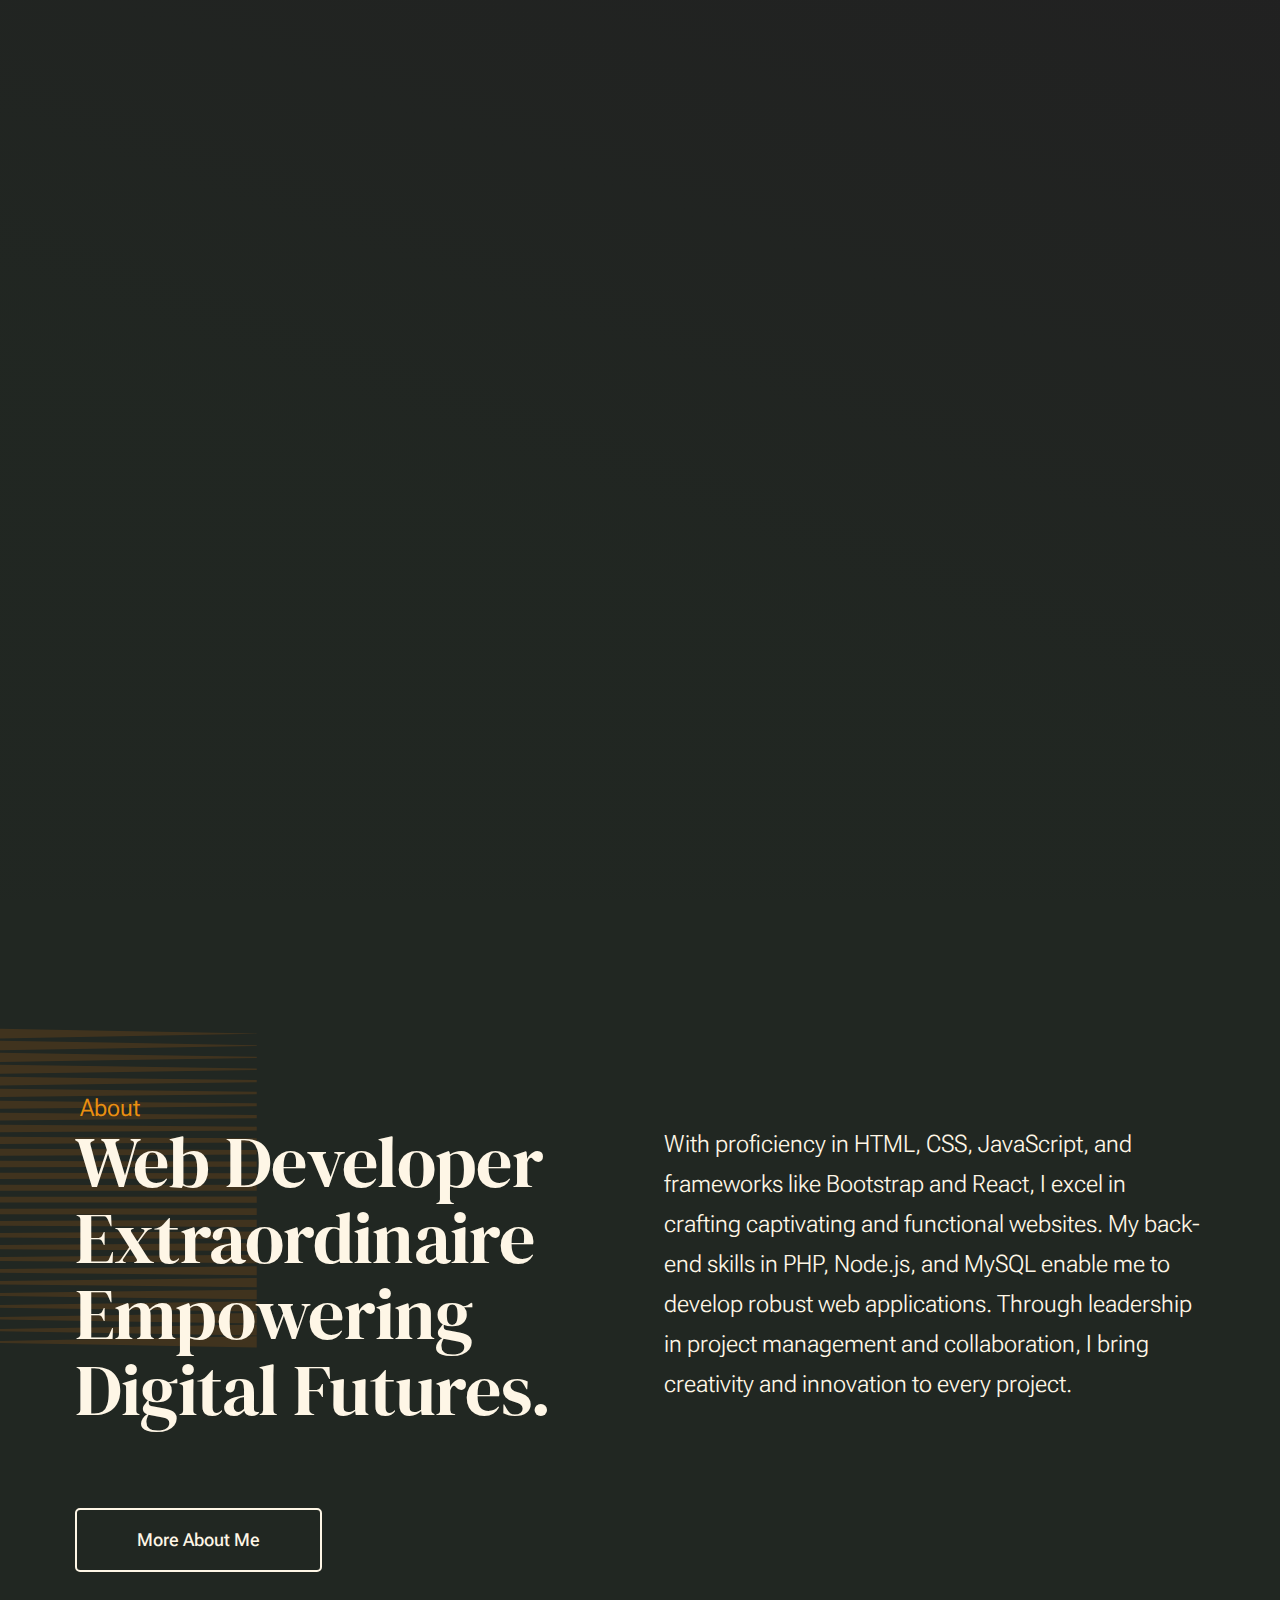
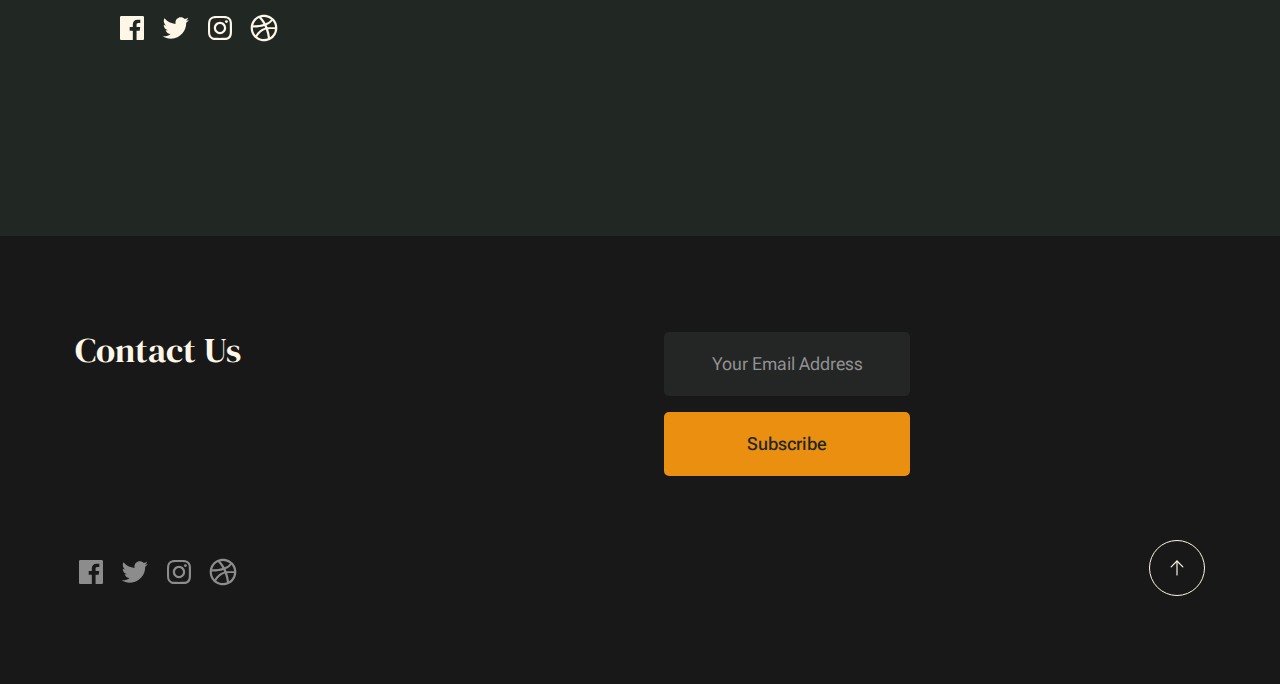
<file: index.html>
<!DOCTYPE html>
<html lang="en" class="no-js" >
<head>

    <!--- basic page needs
    ================================================== -->
    <meta charset="utf-8">
    <meta name="viewport" content="width=device-width, initial-scale=1">
    <title>JWS</title>

    <script>
        document.documentElement.classList.remove('no-js');
        document.documentElement.classList.add('js');
    </script>

    <!-- CSS
    ================================================== -->
    <link rel="stylesheet" href="css/vendor.css">
    <link rel="stylesheet" href="css/styles.css">

    <!-- favicons
    ================================================== -->
    <link rel="apple-touch-icon" sizes="180x180" href="apple-touch-icon.png">
    <link rel="icon" type="image/png" sizes="32x32" href="favicon-32x32.png">
    <link rel="icon" type="image/png" sizes="16x16" href="favicon-16x16.png">
    <link rel="manifest" href="site.webmanifest">

</head>


<body id="top">

    
    <!-- preloader
    ================================================== -->
    <div id="preloader">
        <div id="loader" class="dots-fade">
            <div></div>
            <div></div>
            <div></div>
        </div>
    </div>


    <!-- page wrap
    ================================================== -->
    <div id="page" class="s-pagewrap ss-home">


        <!-- # site header 
        ================================================== -->
        <header class="s-header">

            <div class="row s-header__inner width-sixteen-col">

                <div class="s-header__block">
                    <div class="s-header__logo">
                        <a class="logo" href="index.html">
                            <img src="images/logo.png" alt="Homepage">
                        </a>
                    </div>

                    <a class="s-header__menu-toggle" href="#0"><span>Menu</span></a>
                </div> <!-- end s-header__block -->

                <nav class="s-header__nav">
    
                    <ul class="s-header__menu-links">
                        <li><a href="index.html">Home</a></li>
                        <li><a href="about.html">About</a></li>
                        <li><a href="services.html">Services</a></li>                       
                        <li><a href="contact.html">Contact</a></li>
                    </ul> <!-- s-header__menu-links -->

                    <div class="s-header__contact">
                        <a href="contact.html" class="btn btn--primary s-header__contact-btn">Let's Work Together</a>                        
                    </div> <!-- s-header__contact -->
    
                </nav> <!-- end s-header__nav -->

            </div> <!-- end s-header__inner -->

        </header> <!-- end s-header -->


        <!-- # site main content
        ================================================== -->
        <section id="content" class="s-content">

            <!-- intro
            ----------------------------------------------- -->
            <section id="intro" class="s-intro">

                <div class="row s-intro__content width-sixteen-col">

                    <div class="column lg-12 s-intro__content-inner grid-block">
                        
                        <div class="s-intro__content-text">
                            <div class="s-intro__content-pretitle text-pretitle">Hello, I'm Jaspher</div>
                            <h1 class="s-intro__content-title">
                            I create engaging <br>
                            websites for your <br>
                            business that get <br>
                            results.
                            </h1>
                        </div> <!-- s-intro__content-text -->

                        <div class="s-intro__content-media"> 
                            <div class="s-intro__content-media-inner">                               
                                <img src="images/intro-bg.jpg" srcset="images/intro-bg.jpg 1x, images/intro-bg@2x.jpg 2x" alt="">
                                <div class="lines">                               
                                    <span></span>                                  
                                </div>
                            </div>
                        </div> <!-- s-intro__content-media -->                      

                        <div class="s-intro__scroll-down">
                            <a href="#about" class="smoothscroll">
                                <div class="scroll-icon">
                                    <svg xmlns="http://www.w3.org/2000/svg" viewBox="0 0 24 24" width="36" height="36" fill="none" stroke="#97b34a" stroke-width="1" stroke-linecap="round" stroke-linejoin="round">&lt;!--!  Atomicons Free 1.00 by @atisalab License - https://atomicons.com/license/ (Icons: CC BY 4.0) Copyright 2021 Atomicons --&gt;<polyline points="7 13 12 18 17 13"></polyline><line x1="12" y1="18" x2="12" y2="6"></line></svg>
                                </div>
                                <span>Scroll for more</span>
                            </a>
                        </div> <!-- s-intro__scroll-down -->
                        
                    </div> <!-- s-intro__content-inner -->

                </div> <!-- s-intro__content -->

            </section> <!-- end s-intro -->

            <!-- about
            ----------------------------------------------- -->
            <section id="about" class="s-about target-section">

                <div class="row s-about__content width-sixteen-col">
                    <div class="column grid-block grid-section-split">

                        <img src="images/geometric_shape.svg" alt="" class="s-about__content-imgbg">

                        <div class="section-header grid-section-split__header">
                            <div class="text-pretitle">About</div>                           
                            <h2 class="text-display-title">
                                Web Developer Extraordinaire Empowering Digital Futures.
                            </h2>                           
                        </div> <!-- end section-header -->

                        <div class="s-about__content-main grid-section-split__primary">
                            <p class="attention-getter">
                                With proficiency in HTML, CSS, JavaScript, and frameworks like Bootstrap and React,
                                I excel in crafting captivating and functional websites. My back-end skills in PHP,
                                Node.js, and MySQL enable me to develop robust web applications. Through leadership
                                in project management and collaboration, I bring creativity and innovation to every
                                project.</p>
                        </div> <!-- end s-about__content-main -->

                        <div class="s-about__content-btn grid-section-split__bottom">
                            <a href="about.html" class="btn btn--stroke u-fullwidth">More About Me</a>

                            <ul class="s-about__social social-list">
                                <li>
                                    <a href="#0">
                                        <svg xmlns="http://www.w3.org/2000/svg" width="24" height="24" viewBox="0 0 24 24" style="fill:rgba(0, 0, 0, 1);transform:;-ms-filter:"><path d="M20,3H4C3.447,3,3,3.448,3,4v16c0,0.552,0.447,1,1,1h8.615v-6.96h-2.338v-2.725h2.338v-2c0-2.325,1.42-3.592,3.5-3.592 c0.699-0.002,1.399,0.034,2.095,0.107v2.42h-1.435c-1.128,0-1.348,0.538-1.348,1.325v1.735h2.697l-0.35,2.725h-2.348V21H20 c0.553,0,1-0.448,1-1V4C21,3.448,20.553,3,20,3z"></path></svg>
                                        <span class="u-screen-reader-text">Facebook</span>
                                    </a>
                                </li>
                                <li>
                                    <a href="#0">
                                        <svg xmlns="http://www.w3.org/2000/svg" width="24" height="24" viewBox="0 0 24 24" style="fill:rgba(0, 0, 0, 1);transform:;-ms-filter:"><path d="M19.633,7.997c0.013,0.175,0.013,0.349,0.013,0.523c0,5.325-4.053,11.461-11.46,11.461c-2.282,0-4.402-0.661-6.186-1.809 c0.324,0.037,0.636,0.05,0.973,0.05c1.883,0,3.616-0.636,5.001-1.721c-1.771-0.037-3.255-1.197-3.767-2.793 c0.249,0.037,0.499,0.062,0.761,0.062c0.361,0,0.724-0.05,1.061-0.137c-1.847-0.374-3.23-1.995-3.23-3.953v-0.05 c0.537,0.299,1.16,0.486,1.82,0.511C3.534,9.419,2.823,8.184,2.823,6.787c0-0.748,0.199-1.434,0.548-2.032 c1.983,2.443,4.964,4.04,8.306,4.215c-0.062-0.3-0.1-0.611-0.1-0.923c0-2.22,1.796-4.028,4.028-4.028 c1.16,0,2.207,0.486,2.943,1.272c0.91-0.175,1.782-0.512,2.556-0.973c-0.299,0.935-0.936,1.721-1.771,2.22 c0.811-0.088,1.597-0.312,2.319-0.624C21.104,6.712,20.419,7.423,19.633,7.997z"></path></svg>
                                        <span class="u-screen-reader-text">Twitter</span>
                                    </a>
                                </li>
                                <li>
                                    <a href="#0">
                                        <svg xmlns="http://www.w3.org/2000/svg" width="24" height="24" viewBox="0 0 24 24" style="fill:rgba(0, 0, 0, 1);transform:;-ms-filter:"><path d="M11.999,7.377c-2.554,0-4.623,2.07-4.623,4.623c0,2.554,2.069,4.624,4.623,4.624c2.552,0,4.623-2.07,4.623-4.624 C16.622,9.447,14.551,7.377,11.999,7.377L11.999,7.377z M11.999,15.004c-1.659,0-3.004-1.345-3.004-3.003 c0-1.659,1.345-3.003,3.004-3.003s3.002,1.344,3.002,3.003C15.001,13.659,13.658,15.004,11.999,15.004L11.999,15.004z"></path><circle cx="16.806" cy="7.207" r="1.078"></circle><path d="M20.533,6.111c-0.469-1.209-1.424-2.165-2.633-2.632c-0.699-0.263-1.438-0.404-2.186-0.42 c-0.963-0.042-1.268-0.054-3.71-0.054s-2.755,0-3.71,0.054C7.548,3.074,6.809,3.215,6.11,3.479C4.9,3.946,3.945,4.902,3.477,6.111 c-0.263,0.7-0.404,1.438-0.419,2.186c-0.043,0.962-0.056,1.267-0.056,3.71c0,2.442,0,2.753,0.056,3.71 c0.015,0.748,0.156,1.486,0.419,2.187c0.469,1.208,1.424,2.164,2.634,2.632c0.696,0.272,1.435,0.426,2.185,0.45 c0.963,0.042,1.268,0.055,3.71,0.055s2.755,0,3.71-0.055c0.747-0.015,1.486-0.157,2.186-0.419c1.209-0.469,2.164-1.424,2.633-2.633 c0.263-0.7,0.404-1.438,0.419-2.186c0.043-0.962,0.056-1.267,0.056-3.71s0-2.753-0.056-3.71C20.941,7.57,20.801,6.819,20.533,6.111z M19.315,15.643c-0.007,0.576-0.111,1.147-0.311,1.688c-0.305,0.787-0.926,1.409-1.712,1.711c-0.535,0.199-1.099,0.303-1.67,0.311 c-0.95,0.044-1.218,0.055-3.654,0.055c-2.438,0-2.687,0-3.655-0.055c-0.569-0.007-1.135-0.112-1.669-0.311 c-0.789-0.301-1.414-0.923-1.719-1.711c-0.196-0.534-0.302-1.099-0.311-1.669c-0.043-0.95-0.053-1.218-0.053-3.654 c0-2.437,0-2.686,0.053-3.655c0.007-0.576,0.111-1.146,0.311-1.687c0.305-0.789,0.93-1.41,1.719-1.712 c0.534-0.198,1.1-0.303,1.669-0.311c0.951-0.043,1.218-0.055,3.655-0.055c2.437,0,2.687,0,3.654,0.055 c0.571,0.007,1.135,0.112,1.67,0.311c0.786,0.303,1.407,0.925,1.712,1.712c0.196,0.534,0.302,1.099,0.311,1.669 c0.043,0.951,0.054,1.218,0.054,3.655c0,2.436,0,2.698-0.043,3.654H19.315z"></path></svg>
                                        <span class="u-screen-reader-text">Instagram</span>
                                    </a>
                                </li>
                                <li>
                                    <a href="#0">
                                        <svg xmlns="http://www.w3.org/2000/svg" width="24" height="24" viewBox="0 0 24 24" style="fill: rgba(0, 0, 0, 1);transform: ;msFilter:;"><path d="M20.66 6.98a9.932 9.932 0 0 0-3.641-3.64C15.486 2.447 13.813 2 12 2s-3.486.447-5.02 1.34c-1.533.893-2.747 2.107-3.64 3.64S2 10.187 2 12s.446 3.487 1.34 5.02a9.924 9.924 0 0 0 3.641 3.64C8.514 21.553 10.187 22 12 22s3.486-.447 5.02-1.34a9.932 9.932 0 0 0 3.641-3.64C21.554 15.487 22 13.813 22 12s-.446-3.487-1.34-5.02zM12 3.66c2 0 3.772.64 5.32 1.919-.92 1.174-2.286 2.14-4.1 2.9-1.002-1.813-2.088-3.327-3.261-4.54A7.715 7.715 0 0 1 12 3.66zM5.51 6.8a8.116 8.116 0 0 1 2.711-2.22c1.212 1.201 2.325 2.7 3.34 4.5-2 .6-4.114.9-6.341.9-.573 0-1.006-.013-1.3-.04A8.549 8.549 0 0 1 5.51 6.8zM3.66 12c0-.054.003-.12.01-.2.007-.08.01-.146.01-.2.254.014.641.02 1.161.02 2.666 0 5.146-.367 7.439-1.1.187.373.381.793.58 1.26-1.32.293-2.674 1.006-4.061 2.14S6.4 16.247 5.76 17.5c-1.4-1.587-2.1-3.42-2.1-5.5zM12 20.34c-1.894 0-3.594-.587-5.101-1.759.601-1.187 1.524-2.322 2.771-3.401 1.246-1.08 2.483-1.753 3.71-2.02a29.441 29.441 0 0 1 1.56 6.62 8.166 8.166 0 0 1-2.94.56zm7.08-3.96a8.351 8.351 0 0 1-2.58 2.621c-.24-2.08-.7-4.107-1.379-6.081.932-.066 1.765-.1 2.5-.1.799 0 1.686.034 2.659.1a8.098 8.098 0 0 1-1.2 3.46zm-1.24-5c-1.16 0-2.233.047-3.22.14a27.053 27.053 0 0 0-.68-1.62c2.066-.906 3.532-2.006 4.399-3.3 1.2 1.414 1.854 3.027 1.96 4.84-.812-.04-1.632-.06-2.459-.06z"></path></svg>
                                        <span class="u-screen-reader-text">Dribbble</span>
                                    </a>
                                </li>
                            </ul> <!-- end s-footer__social -->
                        </div> <!-- end s-about__content-btn -->
                    
                    </div> <!-- content-inner -->
                </div>
                
            </section> <!-- end s-about -->

            


        <!-- # footer 
        ================================================== -->
        <footer class="s-footer">
            <div class="row s-footer__content">
                <div class="column xl-6 lg-6 md-12 s-footer__block s-footer__about">                    
                    <h3>Contact Us</h3>             
                </div>                
                <div class="column xl-3 lg-6 md-12 tab-12 s-footer__block s-footer__newsletter">

                    <div class="subscribe-form">
                        <form id="mc-form" class="mc-form">
                            <input type="email" name="EMAIL" id="mce-EMAIL" class="u-fullwidth text-center" placeholder="Your Email Address" title="The domain portion of the email address is invalid (the portion after the @)." pattern="^([^\x00-\x20\x22\x28\x29\x2c\x2e\x3a-\x3c\x3e\x40\x5b-\x5d\x7f-\xff]+|\x22([^\x0d\x22\x5c\x80-\xff]|\x5c[\x00-\x7f])*\x22)(\x2e([^\x00-\x20\x22\x28\x29\x2c\x2e\x3a-\x3c\x3e\x40\x5b-\x5d\x7f-\xff]+|\x22([^\x0d\x22\x5c\x80-\xff]|\x5c[\x00-\x7f])*\x22))*\x40([^\x00-\x20\x22\x28\x29\x2c\x2e\x3a-\x3c\x3e\x40\x5b-\x5d\x7f-\xff]+|\x5b([^\x0d\x5b-\x5d\x80-\xff]|\x5c[\x00-\x7f])*\x5d)(\x2e([^\x00-\x20\x22\x28\x29\x2c\x2e\x3a-\x3c\x3e\x40\x5b-\x5d\x7f-\xff]+|\x5b([^\x0d\x5b-\x5d\x80-\xff]|\x5c[\x00-\x7f])*\x5d))*(\.\w{2,})+$" required>
                            <input type="submit" name="subscribe" value="Subscribe" class="btn btn--primary btn--small u-fullwidth">
                            <!-- <div style="position: absolute; left: -5000px;" aria-hidden="true"><input type="text" name="b_cdb7b577e41181934ed6a6a44_9a91cfe7b3" tabindex="-1" value=""></div> -->
                            <div class="mc-status"></div>
                        </form>
                    </div>
                </div>
            </div>    
            
            <div class="row s-footer__bottom">
                <div class="column xl-6 lg-12">
                    <ul class="s-footer__social social-list">
                        <li>
                            <a href="#0">
                                <svg xmlns="http://www.w3.org/2000/svg" width="24" height="24" viewBox="0 0 24 24" style="fill:rgba(0, 0, 0, 1);transform:;-ms-filter:"><path d="M20,3H4C3.447,3,3,3.448,3,4v16c0,0.552,0.447,1,1,1h8.615v-6.96h-2.338v-2.725h2.338v-2c0-2.325,1.42-3.592,3.5-3.592 c0.699-0.002,1.399,0.034,2.095,0.107v2.42h-1.435c-1.128,0-1.348,0.538-1.348,1.325v1.735h2.697l-0.35,2.725h-2.348V21H20 c0.553,0,1-0.448,1-1V4C21,3.448,20.553,3,20,3z"></path></svg>
                                <span class="u-screen-reader-text">Facebook</span>
                            </a>
                        </li>
                        <li>
                            <a href="#0">
                                <svg xmlns="http://www.w3.org/2000/svg" width="24" height="24" viewBox="0 0 24 24" style="fill:rgba(0, 0, 0, 1);transform:;-ms-filter:"><path d="M19.633,7.997c0.013,0.175,0.013,0.349,0.013,0.523c0,5.325-4.053,11.461-11.46,11.461c-2.282,0-4.402-0.661-6.186-1.809 c0.324,0.037,0.636,0.05,0.973,0.05c1.883,0,3.616-0.636,5.001-1.721c-1.771-0.037-3.255-1.197-3.767-2.793 c0.249,0.037,0.499,0.062,0.761,0.062c0.361,0,0.724-0.05,1.061-0.137c-1.847-0.374-3.23-1.995-3.23-3.953v-0.05 c0.537,0.299,1.16,0.486,1.82,0.511C3.534,9.419,2.823,8.184,2.823,6.787c0-0.748,0.199-1.434,0.548-2.032 c1.983,2.443,4.964,4.04,8.306,4.215c-0.062-0.3-0.1-0.611-0.1-0.923c0-2.22,1.796-4.028,4.028-4.028 c1.16,0,2.207,0.486,2.943,1.272c0.91-0.175,1.782-0.512,2.556-0.973c-0.299,0.935-0.936,1.721-1.771,2.22 c0.811-0.088,1.597-0.312,2.319-0.624C21.104,6.712,20.419,7.423,19.633,7.997z"></path></svg>
                                <span class="u-screen-reader-text">Twitter</span>
                            </a>
                        </li>
                        <li>
                            <a href="#0">
                                <svg xmlns="http://www.w3.org/2000/svg" width="24" height="24" viewBox="0 0 24 24" style="fill:rgba(0, 0, 0, 1);transform:;-ms-filter:"><path d="M11.999,7.377c-2.554,0-4.623,2.07-4.623,4.623c0,2.554,2.069,4.624,4.623,4.624c2.552,0,4.623-2.07,4.623-4.624 C16.622,9.447,14.551,7.377,11.999,7.377L11.999,7.377z M11.999,15.004c-1.659,0-3.004-1.345-3.004-3.003 c0-1.659,1.345-3.003,3.004-3.003s3.002,1.344,3.002,3.003C15.001,13.659,13.658,15.004,11.999,15.004L11.999,15.004z"></path><circle cx="16.806" cy="7.207" r="1.078"></circle><path d="M20.533,6.111c-0.469-1.209-1.424-2.165-2.633-2.632c-0.699-0.263-1.438-0.404-2.186-0.42 c-0.963-0.042-1.268-0.054-3.71-0.054s-2.755,0-3.71,0.054C7.548,3.074,6.809,3.215,6.11,3.479C4.9,3.946,3.945,4.902,3.477,6.111 c-0.263,0.7-0.404,1.438-0.419,2.186c-0.043,0.962-0.056,1.267-0.056,3.71c0,2.442,0,2.753,0.056,3.71 c0.015,0.748,0.156,1.486,0.419,2.187c0.469,1.208,1.424,2.164,2.634,2.632c0.696,0.272,1.435,0.426,2.185,0.45 c0.963,0.042,1.268,0.055,3.71,0.055s2.755,0,3.71-0.055c0.747-0.015,1.486-0.157,2.186-0.419c1.209-0.469,2.164-1.424,2.633-2.633 c0.263-0.7,0.404-1.438,0.419-2.186c0.043-0.962,0.056-1.267,0.056-3.71s0-2.753-0.056-3.71C20.941,7.57,20.801,6.819,20.533,6.111z M19.315,15.643c-0.007,0.576-0.111,1.147-0.311,1.688c-0.305,0.787-0.926,1.409-1.712,1.711c-0.535,0.199-1.099,0.303-1.67,0.311 c-0.95,0.044-1.218,0.055-3.654,0.055c-2.438,0-2.687,0-3.655-0.055c-0.569-0.007-1.135-0.112-1.669-0.311 c-0.789-0.301-1.414-0.923-1.719-1.711c-0.196-0.534-0.302-1.099-0.311-1.669c-0.043-0.95-0.053-1.218-0.053-3.654 c0-2.437,0-2.686,0.053-3.655c0.007-0.576,0.111-1.146,0.311-1.687c0.305-0.789,0.93-1.41,1.719-1.712 c0.534-0.198,1.1-0.303,1.669-0.311c0.951-0.043,1.218-0.055,3.655-0.055c2.437,0,2.687,0,3.654,0.055 c0.571,0.007,1.135,0.112,1.67,0.311c0.786,0.303,1.407,0.925,1.712,1.712c0.196,0.534,0.302,1.099,0.311,1.669 c0.043,0.951,0.054,1.218,0.054,3.655c0,2.436,0,2.698-0.043,3.654H19.315z"></path></svg>
                                <span class="u-screen-reader-text">Instagram</span>
                            </a>
                        </li>
                        <li>
                            <a href="#0">
                                <svg xmlns="http://www.w3.org/2000/svg" width="24" height="24" viewBox="0 0 24 24" style="fill: rgba(0, 0, 0, 1);transform: ;msFilter:;"><path d="M20.66 6.98a9.932 9.932 0 0 0-3.641-3.64C15.486 2.447 13.813 2 12 2s-3.486.447-5.02 1.34c-1.533.893-2.747 2.107-3.64 3.64S2 10.187 2 12s.446 3.487 1.34 5.02a9.924 9.924 0 0 0 3.641 3.64C8.514 21.553 10.187 22 12 22s3.486-.447 5.02-1.34a9.932 9.932 0 0 0 3.641-3.64C21.554 15.487 22 13.813 22 12s-.446-3.487-1.34-5.02zM12 3.66c2 0 3.772.64 5.32 1.919-.92 1.174-2.286 2.14-4.1 2.9-1.002-1.813-2.088-3.327-3.261-4.54A7.715 7.715 0 0 1 12 3.66zM5.51 6.8a8.116 8.116 0 0 1 2.711-2.22c1.212 1.201 2.325 2.7 3.34 4.5-2 .6-4.114.9-6.341.9-.573 0-1.006-.013-1.3-.04A8.549 8.549 0 0 1 5.51 6.8zM3.66 12c0-.054.003-.12.01-.2.007-.08.01-.146.01-.2.254.014.641.02 1.161.02 2.666 0 5.146-.367 7.439-1.1.187.373.381.793.58 1.26-1.32.293-2.674 1.006-4.061 2.14S6.4 16.247 5.76 17.5c-1.4-1.587-2.1-3.42-2.1-5.5zM12 20.34c-1.894 0-3.594-.587-5.101-1.759.601-1.187 1.524-2.322 2.771-3.401 1.246-1.08 2.483-1.753 3.71-2.02a29.441 29.441 0 0 1 1.56 6.62 8.166 8.166 0 0 1-2.94.56zm7.08-3.96a8.351 8.351 0 0 1-2.58 2.621c-.24-2.08-.7-4.107-1.379-6.081.932-.066 1.765-.1 2.5-.1.799 0 1.686.034 2.659.1a8.098 8.098 0 0 1-1.2 3.46zm-1.24-5c-1.16 0-2.233.047-3.22.14a27.053 27.053 0 0 0-.68-1.62c2.066-.906 3.532-2.006 4.399-3.3 1.2 1.414 1.854 3.027 1.96 4.84-.812-.04-1.632-.06-2.459-.06z"></path></svg>
                                <span class="u-screen-reader-text">Dribbble</span>
                            </a>
                        </li>
                    </ul> <!-- end s-footer__social -->
                </div>

                <div class="ss-go-top">
                    <a class="smoothscroll" title="Back to Top" href="#top">
                        <svg xmlns="http://www.w3.org/2000/svg" viewBox="0 0 24 24" width="36" height="36" fill="none" stroke="#ffffff" stroke-width="1" stroke-linecap="round" stroke-linejoin="round">&lt;!--!  Atomicons Free 1.00 by @atisalab License - https://atomicons.com/license/ (Icons: CC BY 4.0) Copyright 2021 Atomicons --&gt;<polyline points="17 11 12 6 7 11"></polyline><line x1="12" y1="18" x2="12" y2="6"></line></svg>
                    </a>
                </div> <!-- end ss-go-top -->
            </div>
            
        </footer> <!-- end s-footer --> <!-- end s-footer -->

    </div> <!-- end page-wrap -->

    <!-- Java Script
    ================================================== -->
    <script src="js/plugins.js"></script>
    <script src="js/main.js"></script>

</body>
</html>
</file>
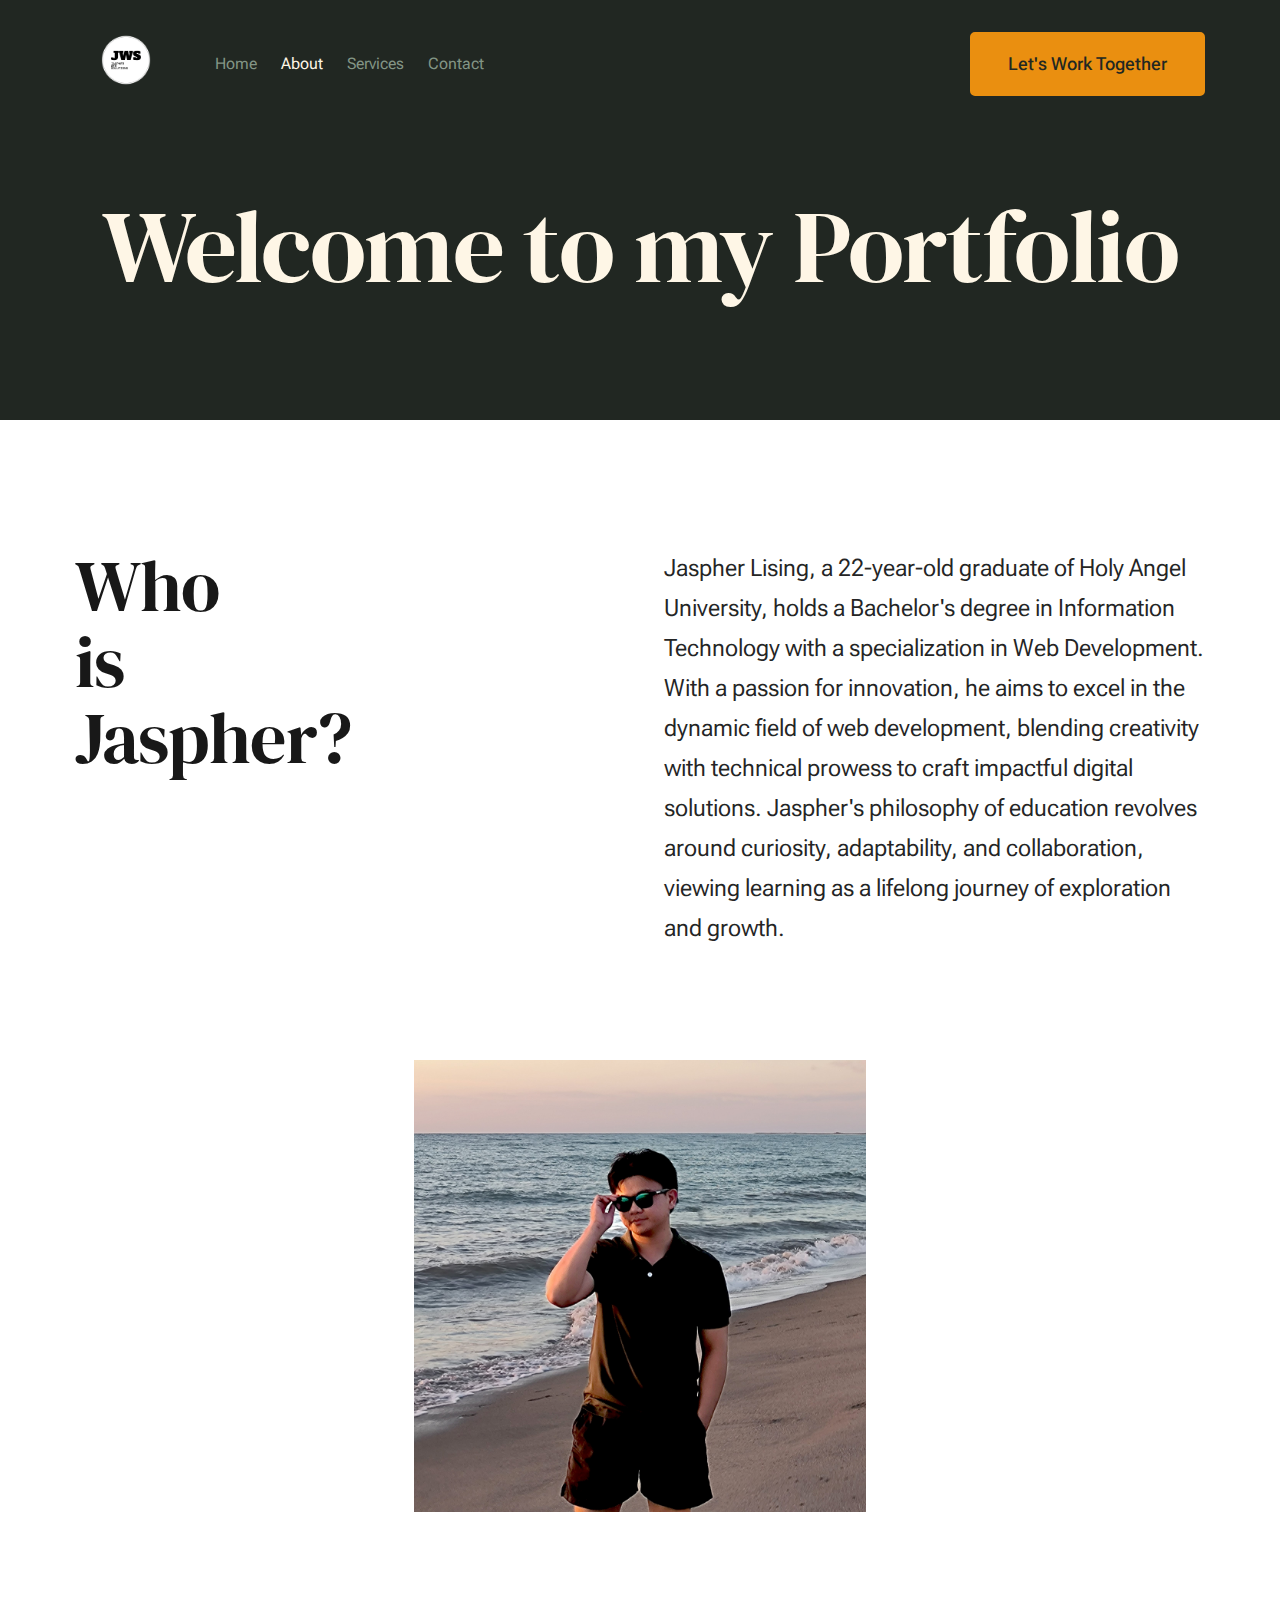
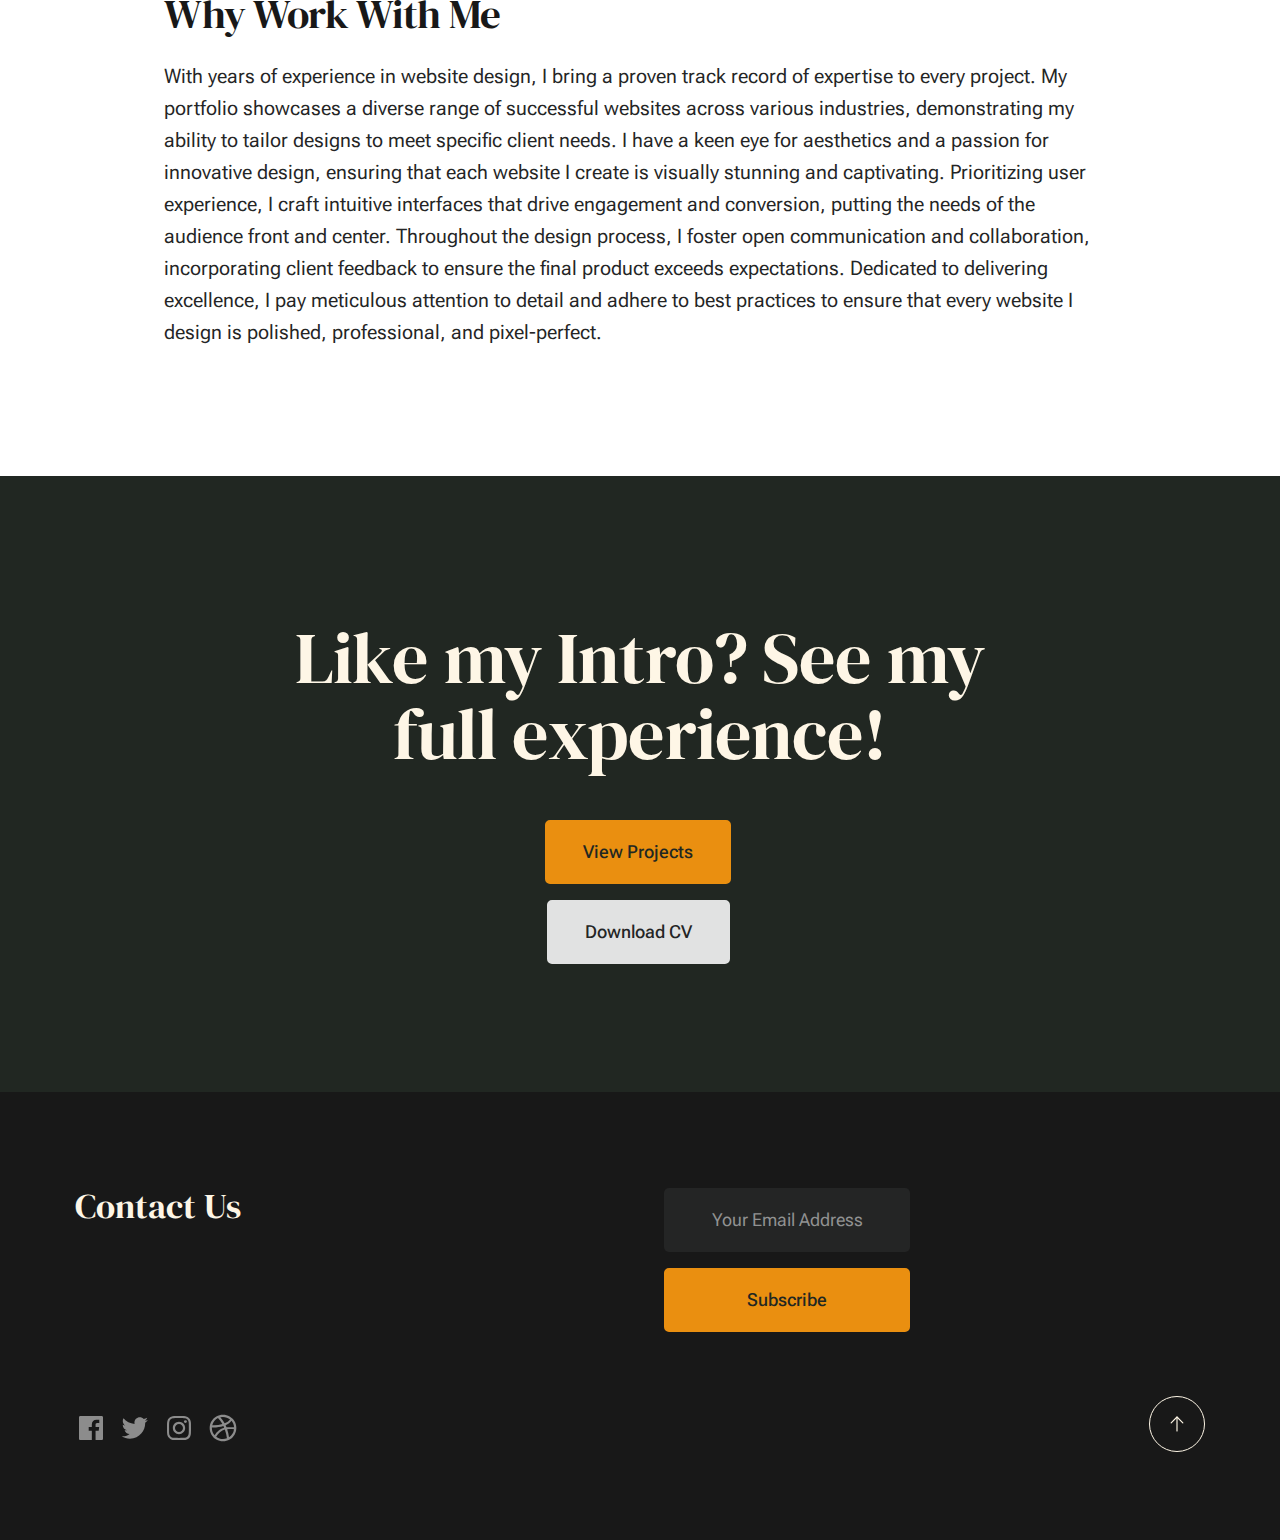
<file: about.html>
<!DOCTYPE html>
<html lang="en" class="no-js" >
<head>

    <!--- basic page needs
    ================================================== -->
    <meta charset="utf-8">
    <meta name="viewport" content="width=device-width, initial-scale=1">
    <title>About - JWS</title>

    <script>
        document.documentElement.classList.remove('no-js');
        document.documentElement.classList.add('js');
    </script>

    <!-- CSS
    ================================================== -->
    <link rel="stylesheet" href="css/vendor.css">
    <link rel="stylesheet" href="css/styles.css">

    <!-- favicons
    ================================================== -->
    <link rel="apple-touch-icon" sizes="180x180" href="apple-touch-icon.png">
    <link rel="icon" type="image/png" sizes="32x32" href="favicon-32x32.png">
    <link rel="icon" type="image/png" sizes="16x16" href="favicon-16x16.png">
    <link rel="manifest" href="site.webmanifest">

</head>


<body id="top">


    <!-- preloader
    ================================================== -->
    <div id="preloader">
        <div id="loader" class="dots-fade">
            <div></div>
            <div></div>
            <div></div>
        </div>
    </div>


    <!-- page wrap
    ================================================== -->
    <div id="page" class="s-pagewrap">


        <!-- # site header 
        ================================================== -->
        <header class="s-header">

            <div class="row s-header__inner width-sixteen-col">

                <div class="s-header__block">
                    <div class="s-header__logo">
                        <a class="logo" href="index.html">
                            <img src="images/logo.png" alt="Homepage">
                        </a>
                    </div>

                    <a class="s-header__menu-toggle" href="#0"><span>Menu</span></a>
                </div> <!-- end s-header__block -->

                <nav class="s-header__nav">
    
                    <ul class="s-header__menu-links">
                        <li><a href="index.html">Home</a></li>
                        <li class="current"><a href="about.html">About</a></li>
                        <li><a href="services.html">Services</a></li>
                        <li><a href="contact.html">Contact</a></li>
                    </ul> <!-- s-header__menu-links -->

                    <div class="s-header__contact">
                        <a href="contact.html" class="btn btn--primary s-header__contact-btn">Let's Work Together</a>                        
                    </div> <!-- s-header__contact -->
    
                </nav> <!-- end s-header__nav -->

            </div> <!-- end s-header__inner -->

        </header> <!-- end s-header -->


        <!-- # site main content
        ================================================== -->
        <section id="content" class="s-content">

               <section class="s-pageheader pageheader">
                    <div class="row">
                        <div class="column xl-12">
                            <h1 class="page-title">
                                Welcome to my Portfolio
                            </h1>
                            
                        </div>
                    </div>
               </section> <!-- end pageheader --> 

               <section class="s-pagecontent pagecontent">

                    <div class="row pageintro">
                        <div class="column xl-6 lg-12">
                            <h2 class="text-display-title">Who<br>is<br>Jaspher?</h2>
                        </div>
                        <div class="column xl-6 lg-12 u-flexitem-x-right">
                            <p class="lead">
                                Jaspher Lising, a 22-year-old graduate of Holy Angel University, holds a Bachelor's degree in Information Technology with a specialization in
                                Web Development. With a passion for innovation, he aims to excel in the dynamic field of web development, blending creativity with technical
                                prowess to craft impactful digital solutions. Jaspher's philosophy of education revolves around curiosity, adaptability, and collaboration,
                                viewing learning as a lifelong journey of exploration and growth.
                            </p>
                        </div>                       
                    </div> <!-- end pageintro -->   
                    
                    <div class="row pagemedia">
                        <d class="column xl-12">
                            <figure class="page-media">                                
                                <img src="images/thumbs/about/about-1200.jpg" alt="" class="main-dp">
                            </figure>
                        </d>
                    </div> <!-- end pagemedia -->

                    <div class="row width-narrower pagemain">
                        <div class="column xl-12"> 
               
                            <h2>Why Work With Me</h2>
                            <p>
                                With years of experience in website design, I bring a proven track record of expertise to every project. My portfolio showcases a diverse
                                range of successful websites across various industries, demonstrating my ability to tailor designs to meet specific client needs.
                                I have a keen eye for aesthetics and a passion for innovative design, ensuring that each website I create is visually stunning and captivating.
                                Prioritizing user experience, I craft intuitive interfaces that drive engagement and conversion, putting the needs of the audience front and center.
                                Throughout the design process, I foster open communication and collaboration, incorporating client feedback to ensure the final product exceeds expectations.
                                Dedicated to delivering excellence, I pay meticulous attention to detail and adhere to best practices to ensure that every website I design is polished,
                                professional, and pixel-perfect.</p>
                            
                    </div> <!-- end pagemain -->

               </section> <!-- pagecontent -->

               

        </section> <!-- s-content-->

        <!-- # cta
        ================================================== -->
        <section id="cta" class="s-cta">

            <div class="row row-x-center text-center">
                <div class="column xl-8 lg-12">

                    <div class="s-cta__content">
                        <h2 class="text-display-title">
                        Like my Intro? See my full experience!
                        </h2> 
                        <a href="services.html" class="btn btn--primary">View Projects</a> <br>
                        <a href="https://drive.google.com/file/d/1ZjziQE7jqHBl7IsubN31zv_XmajsApol/view?usp=sharing" class="btn btn-primary btn-lg active" role="button" aria-pressed="true" target="_blank">Download CV</a>

                    </div>

                </div>
            </div>

        </section> <!-- end s-cta -->


        <!-- # footer 
        ================================================== -->
        <footer class="s-footer">
            <div class="row s-footer__content">
                <div class="column xl-6 lg-6 md-12 s-footer__block s-footer__about">                    
                    <h3>Contact Us</h3>             
                </div>                
                <div class="column xl-3 lg-6 md-12 tab-12 s-footer__block s-footer__newsletter">

                    <div class="subscribe-form">
                        <form id="mc-form" class="mc-form">
                            <input type="email" name="EMAIL" id="mce-EMAIL" class="u-fullwidth text-center" placeholder="Your Email Address" title="The domain portion of the email address is invalid (the portion after the @)." pattern="^([^\x00-\x20\x22\x28\x29\x2c\x2e\x3a-\x3c\x3e\x40\x5b-\x5d\x7f-\xff]+|\x22([^\x0d\x22\x5c\x80-\xff]|\x5c[\x00-\x7f])*\x22)(\x2e([^\x00-\x20\x22\x28\x29\x2c\x2e\x3a-\x3c\x3e\x40\x5b-\x5d\x7f-\xff]+|\x22([^\x0d\x22\x5c\x80-\xff]|\x5c[\x00-\x7f])*\x22))*\x40([^\x00-\x20\x22\x28\x29\x2c\x2e\x3a-\x3c\x3e\x40\x5b-\x5d\x7f-\xff]+|\x5b([^\x0d\x5b-\x5d\x80-\xff]|\x5c[\x00-\x7f])*\x5d)(\x2e([^\x00-\x20\x22\x28\x29\x2c\x2e\x3a-\x3c\x3e\x40\x5b-\x5d\x7f-\xff]+|\x5b([^\x0d\x5b-\x5d\x80-\xff]|\x5c[\x00-\x7f])*\x5d))*(\.\w{2,})+$" required>
                            <input type="submit" name="subscribe" value="Subscribe" class="btn btn--primary btn--small u-fullwidth">
                            <!-- <div style="position: absolute; left: -5000px;" aria-hidden="true"><input type="text" name="b_cdb7b577e41181934ed6a6a44_9a91cfe7b3" tabindex="-1" value=""></div> -->
                            <div class="mc-status"></div>
                        </form>
                    </div>
                </div>
            </div>    
            
            <div class="row s-footer__bottom">
                <div class="column xl-6 lg-12">
                    <ul class="s-footer__social social-list">
                        <li>
                            <a href="#0">
                                <svg xmlns="http://www.w3.org/2000/svg" width="24" height="24" viewBox="0 0 24 24" style="fill:rgba(0, 0, 0, 1);transform:;-ms-filter:"><path d="M20,3H4C3.447,3,3,3.448,3,4v16c0,0.552,0.447,1,1,1h8.615v-6.96h-2.338v-2.725h2.338v-2c0-2.325,1.42-3.592,3.5-3.592 c0.699-0.002,1.399,0.034,2.095,0.107v2.42h-1.435c-1.128,0-1.348,0.538-1.348,1.325v1.735h2.697l-0.35,2.725h-2.348V21H20 c0.553,0,1-0.448,1-1V4C21,3.448,20.553,3,20,3z"></path></svg>
                                <span class="u-screen-reader-text">Facebook</span>
                            </a>
                        </li>
                        <li>
                            <a href="#0">
                                <svg xmlns="http://www.w3.org/2000/svg" width="24" height="24" viewBox="0 0 24 24" style="fill:rgba(0, 0, 0, 1);transform:;-ms-filter:"><path d="M19.633,7.997c0.013,0.175,0.013,0.349,0.013,0.523c0,5.325-4.053,11.461-11.46,11.461c-2.282,0-4.402-0.661-6.186-1.809 c0.324,0.037,0.636,0.05,0.973,0.05c1.883,0,3.616-0.636,5.001-1.721c-1.771-0.037-3.255-1.197-3.767-2.793 c0.249,0.037,0.499,0.062,0.761,0.062c0.361,0,0.724-0.05,1.061-0.137c-1.847-0.374-3.23-1.995-3.23-3.953v-0.05 c0.537,0.299,1.16,0.486,1.82,0.511C3.534,9.419,2.823,8.184,2.823,6.787c0-0.748,0.199-1.434,0.548-2.032 c1.983,2.443,4.964,4.04,8.306,4.215c-0.062-0.3-0.1-0.611-0.1-0.923c0-2.22,1.796-4.028,4.028-4.028 c1.16,0,2.207,0.486,2.943,1.272c0.91-0.175,1.782-0.512,2.556-0.973c-0.299,0.935-0.936,1.721-1.771,2.22 c0.811-0.088,1.597-0.312,2.319-0.624C21.104,6.712,20.419,7.423,19.633,7.997z"></path></svg>
                                <span class="u-screen-reader-text">Twitter</span>
                            </a>
                        </li>
                        <li>
                            <a href="#0">
                                <svg xmlns="http://www.w3.org/2000/svg" width="24" height="24" viewBox="0 0 24 24" style="fill:rgba(0, 0, 0, 1);transform:;-ms-filter:"><path d="M11.999,7.377c-2.554,0-4.623,2.07-4.623,4.623c0,2.554,2.069,4.624,4.623,4.624c2.552,0,4.623-2.07,4.623-4.624 C16.622,9.447,14.551,7.377,11.999,7.377L11.999,7.377z M11.999,15.004c-1.659,0-3.004-1.345-3.004-3.003 c0-1.659,1.345-3.003,3.004-3.003s3.002,1.344,3.002,3.003C15.001,13.659,13.658,15.004,11.999,15.004L11.999,15.004z"></path><circle cx="16.806" cy="7.207" r="1.078"></circle><path d="M20.533,6.111c-0.469-1.209-1.424-2.165-2.633-2.632c-0.699-0.263-1.438-0.404-2.186-0.42 c-0.963-0.042-1.268-0.054-3.71-0.054s-2.755,0-3.71,0.054C7.548,3.074,6.809,3.215,6.11,3.479C4.9,3.946,3.945,4.902,3.477,6.111 c-0.263,0.7-0.404,1.438-0.419,2.186c-0.043,0.962-0.056,1.267-0.056,3.71c0,2.442,0,2.753,0.056,3.71 c0.015,0.748,0.156,1.486,0.419,2.187c0.469,1.208,1.424,2.164,2.634,2.632c0.696,0.272,1.435,0.426,2.185,0.45 c0.963,0.042,1.268,0.055,3.71,0.055s2.755,0,3.71-0.055c0.747-0.015,1.486-0.157,2.186-0.419c1.209-0.469,2.164-1.424,2.633-2.633 c0.263-0.7,0.404-1.438,0.419-2.186c0.043-0.962,0.056-1.267,0.056-3.71s0-2.753-0.056-3.71C20.941,7.57,20.801,6.819,20.533,6.111z M19.315,15.643c-0.007,0.576-0.111,1.147-0.311,1.688c-0.305,0.787-0.926,1.409-1.712,1.711c-0.535,0.199-1.099,0.303-1.67,0.311 c-0.95,0.044-1.218,0.055-3.654,0.055c-2.438,0-2.687,0-3.655-0.055c-0.569-0.007-1.135-0.112-1.669-0.311 c-0.789-0.301-1.414-0.923-1.719-1.711c-0.196-0.534-0.302-1.099-0.311-1.669c-0.043-0.95-0.053-1.218-0.053-3.654 c0-2.437,0-2.686,0.053-3.655c0.007-0.576,0.111-1.146,0.311-1.687c0.305-0.789,0.93-1.41,1.719-1.712 c0.534-0.198,1.1-0.303,1.669-0.311c0.951-0.043,1.218-0.055,3.655-0.055c2.437,0,2.687,0,3.654,0.055 c0.571,0.007,1.135,0.112,1.67,0.311c0.786,0.303,1.407,0.925,1.712,1.712c0.196,0.534,0.302,1.099,0.311,1.669 c0.043,0.951,0.054,1.218,0.054,3.655c0,2.436,0,2.698-0.043,3.654H19.315z"></path></svg>
                                <span class="u-screen-reader-text">Instagram</span>
                            </a>
                        </li>
                        <li>
                            <a href="#0">
                                <svg xmlns="http://www.w3.org/2000/svg" width="24" height="24" viewBox="0 0 24 24" style="fill: rgba(0, 0, 0, 1);transform: ;msFilter:;"><path d="M20.66 6.98a9.932 9.932 0 0 0-3.641-3.64C15.486 2.447 13.813 2 12 2s-3.486.447-5.02 1.34c-1.533.893-2.747 2.107-3.64 3.64S2 10.187 2 12s.446 3.487 1.34 5.02a9.924 9.924 0 0 0 3.641 3.64C8.514 21.553 10.187 22 12 22s3.486-.447 5.02-1.34a9.932 9.932 0 0 0 3.641-3.64C21.554 15.487 22 13.813 22 12s-.446-3.487-1.34-5.02zM12 3.66c2 0 3.772.64 5.32 1.919-.92 1.174-2.286 2.14-4.1 2.9-1.002-1.813-2.088-3.327-3.261-4.54A7.715 7.715 0 0 1 12 3.66zM5.51 6.8a8.116 8.116 0 0 1 2.711-2.22c1.212 1.201 2.325 2.7 3.34 4.5-2 .6-4.114.9-6.341.9-.573 0-1.006-.013-1.3-.04A8.549 8.549 0 0 1 5.51 6.8zM3.66 12c0-.054.003-.12.01-.2.007-.08.01-.146.01-.2.254.014.641.02 1.161.02 2.666 0 5.146-.367 7.439-1.1.187.373.381.793.58 1.26-1.32.293-2.674 1.006-4.061 2.14S6.4 16.247 5.76 17.5c-1.4-1.587-2.1-3.42-2.1-5.5zM12 20.34c-1.894 0-3.594-.587-5.101-1.759.601-1.187 1.524-2.322 2.771-3.401 1.246-1.08 2.483-1.753 3.71-2.02a29.441 29.441 0 0 1 1.56 6.62 8.166 8.166 0 0 1-2.94.56zm7.08-3.96a8.351 8.351 0 0 1-2.58 2.621c-.24-2.08-.7-4.107-1.379-6.081.932-.066 1.765-.1 2.5-.1.799 0 1.686.034 2.659.1a8.098 8.098 0 0 1-1.2 3.46zm-1.24-5c-1.16 0-2.233.047-3.22.14a27.053 27.053 0 0 0-.68-1.62c2.066-.906 3.532-2.006 4.399-3.3 1.2 1.414 1.854 3.027 1.96 4.84-.812-.04-1.632-.06-2.459-.06z"></path></svg>
                                <span class="u-screen-reader-text">Dribbble</span>
                            </a>
                        </li>
                    </ul> <!-- end s-footer__social -->
                </div>

                <div class="ss-go-top">
                    <a class="smoothscroll" title="Back to Top" href="#top">
                        <svg xmlns="http://www.w3.org/2000/svg" viewBox="0 0 24 24" width="36" height="36" fill="none" stroke="#ffffff" stroke-width="1" stroke-linecap="round" stroke-linejoin="round">&lt;!--!  Atomicons Free 1.00 by @atisalab License - https://atomicons.com/license/ (Icons: CC BY 4.0) Copyright 2021 Atomicons --&gt;<polyline points="17 11 12 6 7 11"></polyline><line x1="12" y1="18" x2="12" y2="6"></line></svg>
                    </a>
                </div> <!-- end ss-go-top -->
            </div>
            
        </footer> <!-- end s-footer -->

    </div> <!-- end page-wrap -->

    <!-- Java Script
    ================================================== -->
    <script src="js/plugins.js"></script>
    <script src="js/main.js"></script>

</body>
</html>
</file>
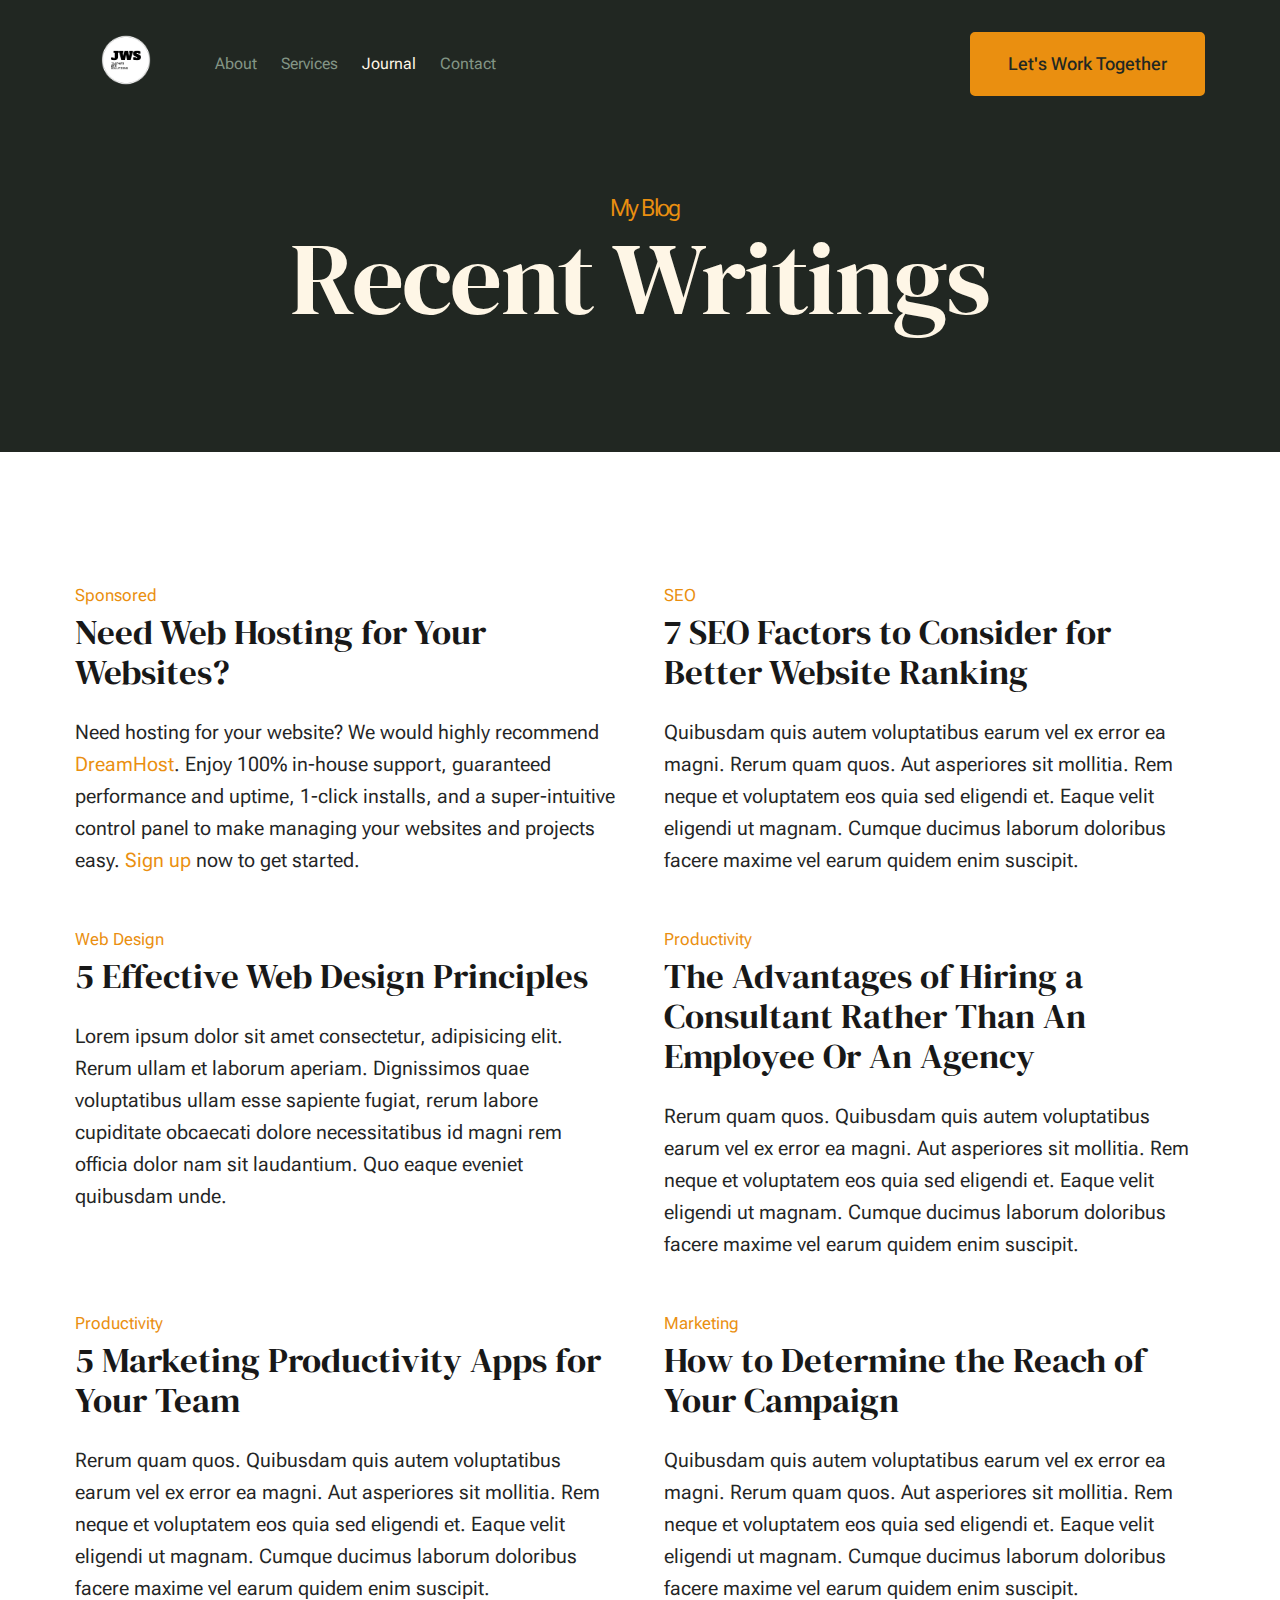
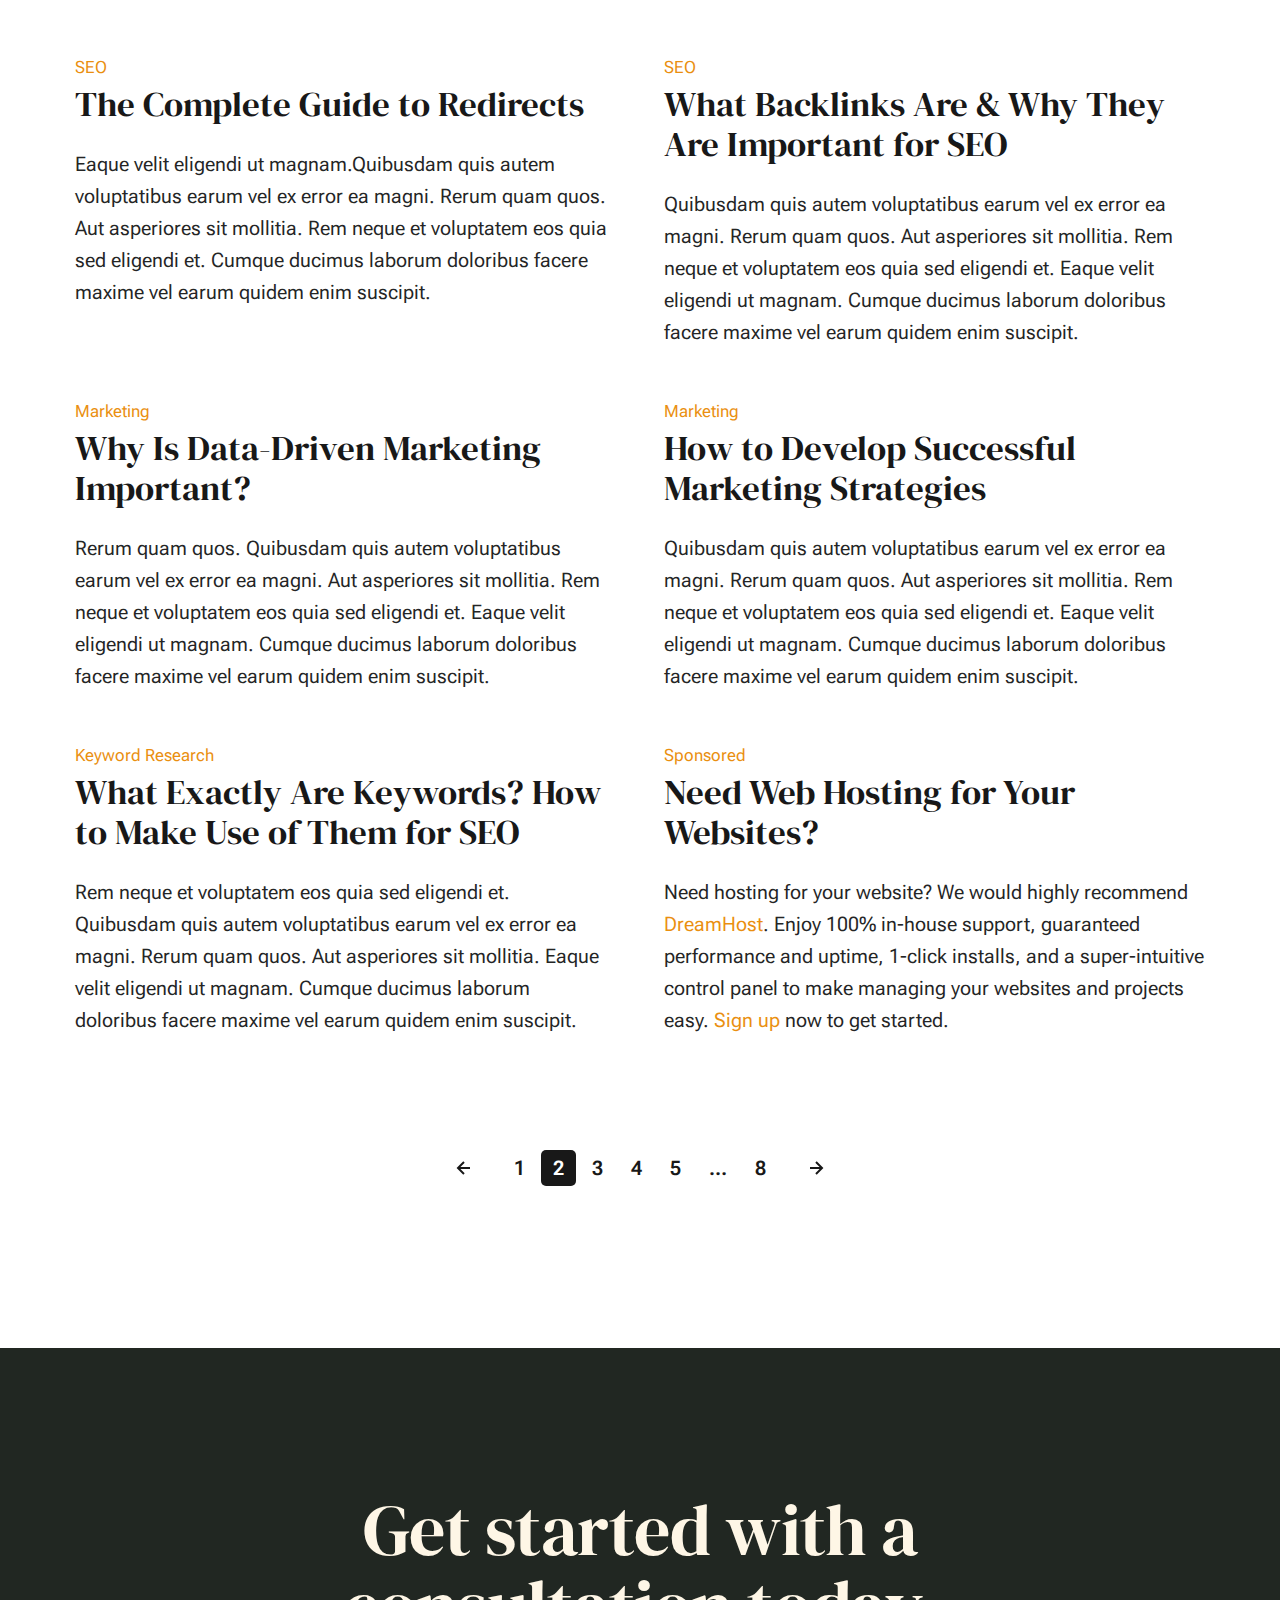
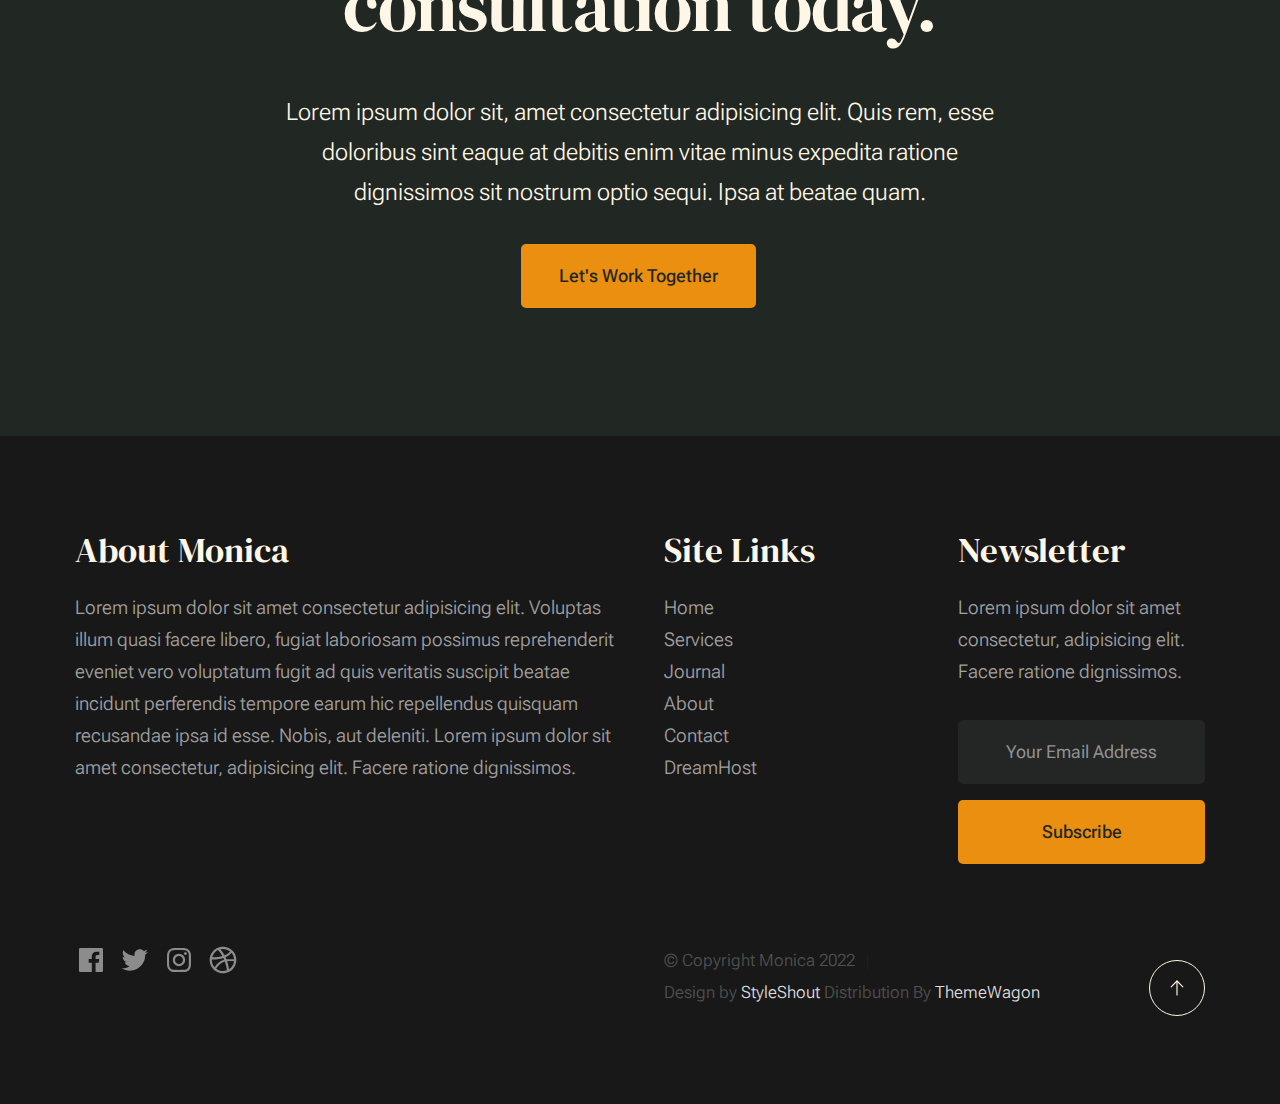
<file: blog.html>
<!DOCTYPE html>
<html lang="en" class="no-js" >
<head>

    <!--- basic page needs
    ================================================== -->
    <meta charset="utf-8">
    <meta name="viewport" content="width=device-width, initial-scale=1">
    <title>Blog - Monica</title>

    <script>
        document.documentElement.classList.remove('no-js');
        document.documentElement.classList.add('js');
    </script>

    <!-- CSS
    ================================================== -->
    <link rel="stylesheet" href="css/vendor.css">
    <link rel="stylesheet" href="css/styles.css">

    <!-- favicons
    ================================================== -->
    <link rel="apple-touch-icon" sizes="180x180" href="apple-touch-icon.png">
    <link rel="icon" type="image/png" sizes="32x32" href="favicon-32x32.png">
    <link rel="icon" type="image/png" sizes="16x16" href="favicon-16x16.png">
    <link rel="manifest" href="site.webmanifest">

</head>


<body id="top">


    <!-- preloader
    ================================================== -->
    <div id="preloader">
        <div id="loader" class="dots-fade">
            <div></div>
            <div></div>
            <div></div>
        </div>
    </div>


    <!-- page wrap
    ================================================== -->
    <div id="page" class="s-pagewrap">

        <!-- # site header 
        ================================================== -->
        <header class="s-header">

            <div class="row s-header__inner width-sixteen-col">

                <div class="s-header__block">
                    <div class="s-header__logo">
                        <a class="logo" href="index.html">
                            <img src="images/logo.png" alt="Homepage">
                        </a>
                    </div>

                    <a class="s-header__menu-toggle" href="#0"><span>Menu</span></a>
                </div> <!-- end s-header__block -->

                <nav class="s-header__nav">
    
                    <ul class="s-header__menu-links">
                        <li><a href="about.html">About</a></li>
                        <li><a href="services.html">Services</a></li>
                        <li class="current"><a href="blog.html">Journal</a></li>
                        <li><a href="contact.html">Contact</a></li>
                    </ul> <!-- s-header__menu-links -->

                    <div class="s-header__contact">
                        <a href="contact.html" class="btn btn--primary s-header__contact-btn">Let's Work Together</a>                        
                    </div> <!-- s-header__contact -->
    
                </nav> <!-- end s-header__nav -->

            </div> <!-- end s-header__inner -->

        </header> <!-- end s-header -->


        <!-- # site main content
        ================================================== -->
        <section id="content" class="s-content">

               <section class="s-pageheader pageheader">
                    <div class="row">
                        <div class="column xl-12">
                            <h1 class="page-title">
                                <span class="page-title__small-type text-pretitle">My Blog</span>
                                Recent Writings
                            </h1>
                        </div>
                    </div>
               </section>   

               <section class="s-pagecontent pagecontent">

                    <div class="row">
                        <div class="column xl-12 grid-block">          
        
                            <!-- <div class="grid-full">         -->
                                <div class="grid-full grid-list-items">

                                    <div class="grid-list-items__item blog-card">
                                        <div class="blog-card__header">
                                            <div class="blog-card__cat-links">
                                                <a href="blog.html">Sponsored</a>
                                            </div>
                                            <h3 class="blog-card__title"><a href="https://www.dreamhost.com/r.cgi?287326">Need Web Hosting for Your Websites?</a></h3>
                                        </div>
                                        <div class="blog-card__text">
                                            <p>
                                            Need hosting for your website? We would highly recommend <a href="https://www.dreamhost.com/r.cgi?287326">DreamHost</a>.
                                            Enjoy 100% in-house support, guaranteed performance and uptime, 1-click installs, and a super-intuitive control 
                                            panel to make managing your websites and projects easy. <a href="https://www.dreamhost.com/r.cgi?287326">Sign up</a> now to get started.
                                            </p>
                                        </div>
                                    </div> <!-- end blog-card -->
                                    <div class="grid-list-items__item blog-card">
                                        <div class="blog-card__header">
                                            <div class="blog-card__cat-links">
                                                <a href="blog.html">SEO</a>
                                            </div>
                                            <h3 class="blog-card__title"><a href="single.html">7 SEO Factors to Consider for Better Website Ranking</a></h3>
                                        </div>
                                        <div class="blog-card__text">
                                            <p>
                                            Quibusdam quis autem voluptatibus earum vel ex error ea magni. Rerum quam quos. Aut asperiores 
                                            sit mollitia. Rem neque et voluptatem eos quia sed eligendi et. Eaque velit eligendi ut 
                                            magnam. Cumque ducimus laborum doloribus facere maxime vel earum quidem enim suscipit.
                                            </p>
                                        </div>
                                    </div> <!-- end blog-card -->
                                    <div class="grid-list-items__item blog-card">
                                        <div class="blog-card__header">
                                            <div class="blog-card__cat-links">
                                                <a href="blog.html">Web Design</a>
                                            </div>
                                            <h3 class="blog-card__title"><a href="single.html">5 Effective Web Design Principles</a></h3>
                                        </div>
                                        <div class="blog-card__text">
                                            <p>
                                            Lorem ipsum dolor sit amet consectetur, adipisicing elit. Rerum ullam et laborum aperiam. 
                                            Dignissimos quae voluptatibus ullam esse sapiente fugiat, rerum labore cupiditate obcaecati 
                                            dolore necessitatibus id magni rem officia dolor nam sit laudantium. Quo eaque eveniet quibusdam unde. 
                                            </p>
                                        </div>
                                    </div> <!-- end blog card -->
                                    <div class="grid-list-items__item blog-card">
                                        <div class="blog-card__header">
                                            <div class="blog-card__cat-links">
                                                <a href="blog.html">Productivity</a>
                                            </div>
                                            <h3 class="blog-card__title"><a href="single.html">The Advantages of Hiring a Consultant Rather Than An Employee Or An Agency</a></h3>
                                        </div>
                                        <div class="blog-card__text">
                                            <p>
                                            Rerum quam quos. Quibusdam quis autem voluptatibus earum vel ex error ea magni. Aut asperiores 
                                            sit mollitia. Rem neque et voluptatem eos quia sed eligendi et. Eaque velit eligendi ut 
                                            magnam. Cumque ducimus laborum doloribus facere maxime vel earum quidem enim suscipit.
                                            </p>
                                        </div>
                                    </div> <!-- end blog-card -->
                                    <div class="grid-list-items__item blog-card">
                                        <div class="blog-card__header">
                                            <div class="blog-card__cat-links">
                                                <a href="blog.html">Productivity</a>
                                            </div>
                                            <h3 class="blog-card__title"><a href="single.html">5 Marketing Productivity Apps for Your Team</a></h3>
                                        </div>
                                        <div class="blog-card__text">
                                            <p>
                                            Rerum quam quos. Quibusdam quis autem voluptatibus earum vel ex error ea magni. Aut asperiores 
                                            sit mollitia. Rem neque et voluptatem eos quia sed eligendi et. Eaque velit eligendi ut 
                                            magnam. Cumque ducimus laborum doloribus facere maxime vel earum quidem enim suscipit.
                                            </p>
                                        </div>
                                    </div> <!-- end blog-card -->
                                    <div class="grid-list-items__item blog-card">
                                        <div class="blog-card__header">
                                            <div class="blog-card__cat-links">
                                                <a href="blog.html">Marketing</a>
                                            </div>
                                            <h3 class="blog-card__title"><a href="single.html">How to Determine the Reach of Your Campaign</a></h3>
                                        </div>
                                        <div class="blog-card__text">
                                            <p>
                                            Quibusdam quis autem voluptatibus earum vel ex error ea magni. Rerum quam quos. Aut asperiores 
                                            sit mollitia. Rem neque et voluptatem eos quia sed eligendi et. Eaque velit eligendi ut 
                                            magnam. Cumque ducimus laborum doloribus facere maxime vel earum quidem enim suscipit.
                                            </p>
                                        </div>
                                    </div> <!-- end blog-card -->
                                    <div class="grid-list-items__item blog-card">
                                        <div class="blog-card__header">
                                            <div class="blog-card__cat-links">
                                                <a href="blog.html">SEO</a>
                                            </div>
                                            <h3 class="blog-card__title"><a href="single.html">The Complete Guide to Redirects</a></h3>
                                        </div>
                                        <div class="blog-card__text">
                                            <p>
                                            Eaque velit eligendi ut magnam.Quibusdam quis autem voluptatibus earum vel 
                                            ex error ea magni. Rerum quam quos. Aut asperiores sit mollitia. Rem neque et 
                                            voluptatem eos quia sed eligendi et. Cumque ducimus laborum doloribus facere maxime 
                                            vel earum quidem enim suscipit.
                                            </p>
                                        </div>
                                    </div> <!-- end blog card -->
                                    <div class="grid-list-items__item blog-card">
                                        <div class="blog-card__header">
                                            <div class="blog-card__cat-links">
                                                <a href="blog.html">SEO</a>
                                            </div>
                                            <h3 class="blog-card__title"><a href="single.html">What Backlinks Are & Why They Are Important for SEO</a></h3>
                                        </div>
                                        <div class="blog-card__text">
                                            <p>
                                            Quibusdam quis autem voluptatibus earum vel ex error ea magni. Rerum quam quos. Aut asperiores 
                                            sit mollitia. Rem neque et voluptatem eos quia sed eligendi et. Eaque velit eligendi ut 
                                            magnam. Cumque ducimus laborum doloribus facere maxime vel earum quidem enim suscipit.
                                            </p>
                                        </div>
                                    </div> <!-- end blog-card -->
                                    <div class="grid-list-items__item blog-card">
                                        <div class="blog-card__header">
                                            <div class="blog-card__cat-links">
                                                <a href="blog.html">Marketing</a>
                                            </div>
                                            <h3 class="blog-card__title"><a href="single.html">Why Is Data-Driven Marketing Important?</a></h3>
                                        </div>
                                        <div class="blog-card__text">
                                            <p>
                                            Rerum quam quos. Quibusdam quis autem voluptatibus earum vel ex error ea magni. Aut asperiores 
                                            sit mollitia. Rem neque et voluptatem eos quia sed eligendi et. Eaque velit eligendi ut 
                                            magnam. Cumque ducimus laborum doloribus facere maxime vel earum quidem enim suscipit.
                                            </p>
                                        </div>
                                    </div> <!-- end blog card -->
                                    <div class="grid-list-items__item blog-card">
                                        <div class="blog-card__header">
                                            <div class="blog-card__cat-links">
                                                <a href="blog.html">Marketing</a>
                                            </div>
                                            <h3 class="blog-card__title"><a href="single.html">How to Develop Successful Marketing Strategies</a></h3>
                                        </div>
                                        <div class="blog-card__text">
                                            <p>
                                            Quibusdam quis autem voluptatibus earum vel ex error ea magni. Rerum quam quos. Aut asperiores 
                                            sit mollitia. Rem neque et voluptatem eos quia sed eligendi et. Eaque velit eligendi ut 
                                            magnam. Cumque ducimus laborum doloribus facere maxime vel earum quidem enim suscipit.
                                            </p>
                                        </div>
                                    </div> <!-- end blog-card -->
                                    <div class="grid-list-items__item blog-card">
                                        <div class="blog-card__header">
                                            <div class="blog-card__cat-links">
                                                <a href="blog.html">Keyword Research</a>
                                            </div>
                                            <h3 class="blog-card__title"><a href="single.html">What Exactly Are Keywords? How to Make Use of Them for SEO</a></h3>
                                        </div>
                                        <div class="blog-card__text">
                                            <p>
                                            Rem neque et voluptatem eos quia sed eligendi et. Quibusdam quis autem voluptatibus earum vel ex error ea magni. 
                                            Rerum quam quos. Aut asperiores sit mollitia. Eaque velit eligendi ut 
                                            magnam. Cumque ducimus laborum doloribus facere maxime vel earum quidem enim suscipit.
                                            </p>
                                        </div>
                                    </div> <!-- end blog-card -->
                                    <div class="grid-list-items__item blog-card">
                                        <div class="blog-card__header">
                                            <div class="blog-card__cat-links">
                                                <a href="blog.html">Sponsored</a>
                                            </div>
                                            <h3 class="blog-card__title"><a href="https://www.dreamhost.com/r.cgi?287326">Need Web Hosting for Your Websites?</a></h3>
                                        </div>
                                        <div class="blog-card__text">
                                            <p>
                                            Need hosting for your website? We would highly recommend <a href="https://www.dreamhost.com/r.cgi?287326">DreamHost</a>.
                                            Enjoy 100% in-house support, guaranteed performance and uptime, 1-click installs, and a super-intuitive control 
                                            panel to make managing your websites and projects easy. <a href="https://www.dreamhost.com/r.cgi?287326">Sign up</a> now to get started.
                                            </p>
                                        </div>
                                    </div> <!-- end blog card -->
        
                                </div> <!-- grid-list-items -->
                            <!-- </div>     -->

                        </div> <!-- end grid-block-->
                    </div> <!-- end row -->

                    <!-- pagination -->
                    <div class="row navigation pagination">
                        <div class="column xl-12">
                            <nav class="pgn">
                                <ul>
                                    <li>
                                        <a class="pgn__prev" href="#0">
                                            <svg xmlns="http://www.w3.org/2000/svg" width="24" height="24" viewBox="0 0 24 24"><path d="M12.707 17.293L8.414 13H18v-2H8.414l4.293-4.293-1.414-1.414L4.586 12l6.707 6.707z"/></svg>
                                        </a>
                                    </li>
                                    <li><a class="pgn__num" href="#0">1</a></li>
                                    <li><span class="pgn__num current">2</span></li>
                                    <li><a class="pgn__num" href="#0">3</a></li>
                                    <li><a class="pgn__num" href="#0">4</a></li>
                                    <li><a class="pgn__num" href="#0">5</a></li>
                                    <li><span class="pgn__num dots">…</span></li>
                                    <li><a class="pgn__num" href="#0">8</a></li>
                                    <li>
                                        <a class="pgn__next" href="#0">
                                            <svg xmlns="http://www.w3.org/2000/svg" width="24" height="24" viewBox="0 0 24 24"><path d="M11.293 17.293l1.414 1.414L19.414 12l-6.707-6.707-1.414 1.414L15.586 11H6v2h9.586z"/></svg>
                                        </a>
                                    </li>
                                </ul>
                            </nav>
                        </div> <!-- end column -->
                    </div> <!-- end pagination -->

               </section>

        </section> <!-- s-content-->

        <!-- # cta
        ================================================== -->
        <section id="cta" class="s-cta">

            <div class="row row-x-center text-center">
                <div class="column xl-8 lg-12">

                    <div class="s-cta__content">
                        <h2 class="text-display-title">
                        Get started with a consultation today.
                        </h2>
                        <p class="lead">
                        Lorem ipsum dolor sit, amet consectetur adipisicing elit. Quis rem, esse doloribus sint eaque at debitis enim vitae minus expedita ratione dignissimos sit nostrum optio sequi. Ipsa at beatae quam.
                        </p>
                        <a href="contact.html" class="btn btn--primary">Let's Work Together</a>
                    </div>

                </div>
            </div>

        </section> <!-- end s-cta -->


        <!-- # footer 
        ================================================== -->
        <footer class="s-footer">
            <div class="row s-footer__content">
                <div class="column xl-6 lg-6 md-12 s-footer__block s-footer__about">                    
                    <h3>About Monica</h3>
                    <p>
                    Lorem ipsum dolor sit amet consectetur adipisicing elit. Voluptas illum quasi facere libero, 
                    fugiat laboriosam possimus reprehenderit eveniet vero voluptatum fugit ad quis veritatis suscipit beatae 
                    incidunt perferendis tempore earum hic repellendus quisquam recusandae ipsa id esse. Nobis, aut deleniti.
                    Lorem ipsum dolor sit amet consectetur, adipisicing elit. Facere ratione dignissimos.
                    </p>               
                </div>                
                <div class="column xl-3 lg-6 md-12 s-footer__block s-footer__site-links">
                    <h3>Site Links</h3>
                    <ul class="link-list">
                        <li><a href="index.html">Home</a></li>
                        <li><a href="services.html">Services</a></li>
                        <li><a href="blog.html">Journal</a></li>
                        <li><a href="about.html">About</a></li>
                        <li><a href="contact.html">Contact</a></li>
                        <li><a href="https://www.dreamhost.com/r.cgi?287326">DreamHost</a></li>
                    </ul>
                </div>
                <div class="column xl-3 lg-6 md-12 tab-12 s-footer__block s-footer__newsletter">
                    <h3>Newsletter</h3>

                    <p>
                    Lorem ipsum dolor sit amet consectetur, adipisicing elit. Facere ratione dignissimos.
                    </p>

                    <div class="subscribe-form">
                        <form id="mc-form" class="mc-form">
                            <input type="email" name="EMAIL" id="mce-EMAIL" class="u-fullwidth text-center" placeholder="Your Email Address" title="The domain portion of the email address is invalid (the portion after the @)." pattern="^([^\x00-\x20\x22\x28\x29\x2c\x2e\x3a-\x3c\x3e\x40\x5b-\x5d\x7f-\xff]+|\x22([^\x0d\x22\x5c\x80-\xff]|\x5c[\x00-\x7f])*\x22)(\x2e([^\x00-\x20\x22\x28\x29\x2c\x2e\x3a-\x3c\x3e\x40\x5b-\x5d\x7f-\xff]+|\x22([^\x0d\x22\x5c\x80-\xff]|\x5c[\x00-\x7f])*\x22))*\x40([^\x00-\x20\x22\x28\x29\x2c\x2e\x3a-\x3c\x3e\x40\x5b-\x5d\x7f-\xff]+|\x5b([^\x0d\x5b-\x5d\x80-\xff]|\x5c[\x00-\x7f])*\x5d)(\x2e([^\x00-\x20\x22\x28\x29\x2c\x2e\x3a-\x3c\x3e\x40\x5b-\x5d\x7f-\xff]+|\x5b([^\x0d\x5b-\x5d\x80-\xff]|\x5c[\x00-\x7f])*\x5d))*(\.\w{2,})+$" required>
                            <input type="submit" name="subscribe" value="Subscribe" class="btn btn--primary btn--small u-fullwidth">
                            <!-- <div style="position: absolute; left: -5000px;" aria-hidden="true"><input type="text" name="b_cdb7b577e41181934ed6a6a44_9a91cfe7b3" tabindex="-1" value=""></div> -->
                            <div class="mc-status"></div>
                        </form>
                    </div>
                </div>
            </div>    
            
            <div class="row s-footer__bottom">
                <div class="column xl-6 lg-12">
                    <ul class="s-footer__social social-list">
                        <li>
                            <a href="#0">
                                <svg xmlns="http://www.w3.org/2000/svg" width="24" height="24" viewBox="0 0 24 24" style="fill:rgba(0, 0, 0, 1);transform:;-ms-filter:"><path d="M20,3H4C3.447,3,3,3.448,3,4v16c0,0.552,0.447,1,1,1h8.615v-6.96h-2.338v-2.725h2.338v-2c0-2.325,1.42-3.592,3.5-3.592 c0.699-0.002,1.399,0.034,2.095,0.107v2.42h-1.435c-1.128,0-1.348,0.538-1.348,1.325v1.735h2.697l-0.35,2.725h-2.348V21H20 c0.553,0,1-0.448,1-1V4C21,3.448,20.553,3,20,3z"></path></svg>
                                <span class="u-screen-reader-text">Facebook</span>
                            </a>
                        </li>
                        <li>
                            <a href="#0">
                                <svg xmlns="http://www.w3.org/2000/svg" width="24" height="24" viewBox="0 0 24 24" style="fill:rgba(0, 0, 0, 1);transform:;-ms-filter:"><path d="M19.633,7.997c0.013,0.175,0.013,0.349,0.013,0.523c0,5.325-4.053,11.461-11.46,11.461c-2.282,0-4.402-0.661-6.186-1.809 c0.324,0.037,0.636,0.05,0.973,0.05c1.883,0,3.616-0.636,5.001-1.721c-1.771-0.037-3.255-1.197-3.767-2.793 c0.249,0.037,0.499,0.062,0.761,0.062c0.361,0,0.724-0.05,1.061-0.137c-1.847-0.374-3.23-1.995-3.23-3.953v-0.05 c0.537,0.299,1.16,0.486,1.82,0.511C3.534,9.419,2.823,8.184,2.823,6.787c0-0.748,0.199-1.434,0.548-2.032 c1.983,2.443,4.964,4.04,8.306,4.215c-0.062-0.3-0.1-0.611-0.1-0.923c0-2.22,1.796-4.028,4.028-4.028 c1.16,0,2.207,0.486,2.943,1.272c0.91-0.175,1.782-0.512,2.556-0.973c-0.299,0.935-0.936,1.721-1.771,2.22 c0.811-0.088,1.597-0.312,2.319-0.624C21.104,6.712,20.419,7.423,19.633,7.997z"></path></svg>
                                <span class="u-screen-reader-text">Twitter</span>
                            </a>
                        </li>
                        <li>
                            <a href="#0">
                                <svg xmlns="http://www.w3.org/2000/svg" width="24" height="24" viewBox="0 0 24 24" style="fill:rgba(0, 0, 0, 1);transform:;-ms-filter:"><path d="M11.999,7.377c-2.554,0-4.623,2.07-4.623,4.623c0,2.554,2.069,4.624,4.623,4.624c2.552,0,4.623-2.07,4.623-4.624 C16.622,9.447,14.551,7.377,11.999,7.377L11.999,7.377z M11.999,15.004c-1.659,0-3.004-1.345-3.004-3.003 c0-1.659,1.345-3.003,3.004-3.003s3.002,1.344,3.002,3.003C15.001,13.659,13.658,15.004,11.999,15.004L11.999,15.004z"></path><circle cx="16.806" cy="7.207" r="1.078"></circle><path d="M20.533,6.111c-0.469-1.209-1.424-2.165-2.633-2.632c-0.699-0.263-1.438-0.404-2.186-0.42 c-0.963-0.042-1.268-0.054-3.71-0.054s-2.755,0-3.71,0.054C7.548,3.074,6.809,3.215,6.11,3.479C4.9,3.946,3.945,4.902,3.477,6.111 c-0.263,0.7-0.404,1.438-0.419,2.186c-0.043,0.962-0.056,1.267-0.056,3.71c0,2.442,0,2.753,0.056,3.71 c0.015,0.748,0.156,1.486,0.419,2.187c0.469,1.208,1.424,2.164,2.634,2.632c0.696,0.272,1.435,0.426,2.185,0.45 c0.963,0.042,1.268,0.055,3.71,0.055s2.755,0,3.71-0.055c0.747-0.015,1.486-0.157,2.186-0.419c1.209-0.469,2.164-1.424,2.633-2.633 c0.263-0.7,0.404-1.438,0.419-2.186c0.043-0.962,0.056-1.267,0.056-3.71s0-2.753-0.056-3.71C20.941,7.57,20.801,6.819,20.533,6.111z M19.315,15.643c-0.007,0.576-0.111,1.147-0.311,1.688c-0.305,0.787-0.926,1.409-1.712,1.711c-0.535,0.199-1.099,0.303-1.67,0.311 c-0.95,0.044-1.218,0.055-3.654,0.055c-2.438,0-2.687,0-3.655-0.055c-0.569-0.007-1.135-0.112-1.669-0.311 c-0.789-0.301-1.414-0.923-1.719-1.711c-0.196-0.534-0.302-1.099-0.311-1.669c-0.043-0.95-0.053-1.218-0.053-3.654 c0-2.437,0-2.686,0.053-3.655c0.007-0.576,0.111-1.146,0.311-1.687c0.305-0.789,0.93-1.41,1.719-1.712 c0.534-0.198,1.1-0.303,1.669-0.311c0.951-0.043,1.218-0.055,3.655-0.055c2.437,0,2.687,0,3.654,0.055 c0.571,0.007,1.135,0.112,1.67,0.311c0.786,0.303,1.407,0.925,1.712,1.712c0.196,0.534,0.302,1.099,0.311,1.669 c0.043,0.951,0.054,1.218,0.054,3.655c0,2.436,0,2.698-0.043,3.654H19.315z"></path></svg>
                                <span class="u-screen-reader-text">Instagram</span>
                            </a>
                        </li>
                        <li>
                            <a href="#0">
                                <svg xmlns="http://www.w3.org/2000/svg" width="24" height="24" viewBox="0 0 24 24" style="fill: rgba(0, 0, 0, 1);transform: ;msFilter:;"><path d="M20.66 6.98a9.932 9.932 0 0 0-3.641-3.64C15.486 2.447 13.813 2 12 2s-3.486.447-5.02 1.34c-1.533.893-2.747 2.107-3.64 3.64S2 10.187 2 12s.446 3.487 1.34 5.02a9.924 9.924 0 0 0 3.641 3.64C8.514 21.553 10.187 22 12 22s3.486-.447 5.02-1.34a9.932 9.932 0 0 0 3.641-3.64C21.554 15.487 22 13.813 22 12s-.446-3.487-1.34-5.02zM12 3.66c2 0 3.772.64 5.32 1.919-.92 1.174-2.286 2.14-4.1 2.9-1.002-1.813-2.088-3.327-3.261-4.54A7.715 7.715 0 0 1 12 3.66zM5.51 6.8a8.116 8.116 0 0 1 2.711-2.22c1.212 1.201 2.325 2.7 3.34 4.5-2 .6-4.114.9-6.341.9-.573 0-1.006-.013-1.3-.04A8.549 8.549 0 0 1 5.51 6.8zM3.66 12c0-.054.003-.12.01-.2.007-.08.01-.146.01-.2.254.014.641.02 1.161.02 2.666 0 5.146-.367 7.439-1.1.187.373.381.793.58 1.26-1.32.293-2.674 1.006-4.061 2.14S6.4 16.247 5.76 17.5c-1.4-1.587-2.1-3.42-2.1-5.5zM12 20.34c-1.894 0-3.594-.587-5.101-1.759.601-1.187 1.524-2.322 2.771-3.401 1.246-1.08 2.483-1.753 3.71-2.02a29.441 29.441 0 0 1 1.56 6.62 8.166 8.166 0 0 1-2.94.56zm7.08-3.96a8.351 8.351 0 0 1-2.58 2.621c-.24-2.08-.7-4.107-1.379-6.081.932-.066 1.765-.1 2.5-.1.799 0 1.686.034 2.659.1a8.098 8.098 0 0 1-1.2 3.46zm-1.24-5c-1.16 0-2.233.047-3.22.14a27.053 27.053 0 0 0-.68-1.62c2.066-.906 3.532-2.006 4.399-3.3 1.2 1.414 1.854 3.027 1.96 4.84-.812-.04-1.632-.06-2.459-.06z"></path></svg>
                                <span class="u-screen-reader-text">Dribbble</span>
                            </a>
                        </li>
                    </ul> <!-- end s-footer__social -->
                </div>
                <div class="column xl-6 lg-12">
                    <p class="ss-copyright">
                        <span>© Copyright Monica 2022</span> 
                        <span>Design by <a href="https://www.styleshout.com/">StyleShout</a> Distribution By <a href="https://themewagon.com">ThemeWagon</a></span>
                    </p>
                </div>

                <div class="ss-go-top">
                    <a class="smoothscroll" title="Back to Top" href="#top">
                        <svg xmlns="http://www.w3.org/2000/svg" viewBox="0 0 24 24" width="36" height="36" fill="none" stroke="#ffffff" stroke-width="1" stroke-linecap="round" stroke-linejoin="round">&lt;!--!  Atomicons Free 1.00 by @atisalab License - https://atomicons.com/license/ (Icons: CC BY 4.0) Copyright 2021 Atomicons --&gt;<polyline points="17 11 12 6 7 11"></polyline><line x1="12" y1="18" x2="12" y2="6"></line></svg>
                    </a>
                </div> <!-- end ss-go-top -->
            </div>
            
        </footer> <!-- end s-footer -->

    </div> <!-- end page-wrap -->

    <!-- Java Script
    ================================================== -->
    <script src="js/plugins.js"></script>
    <script src="js/main.js"></script>

</body>
</html>
</file>
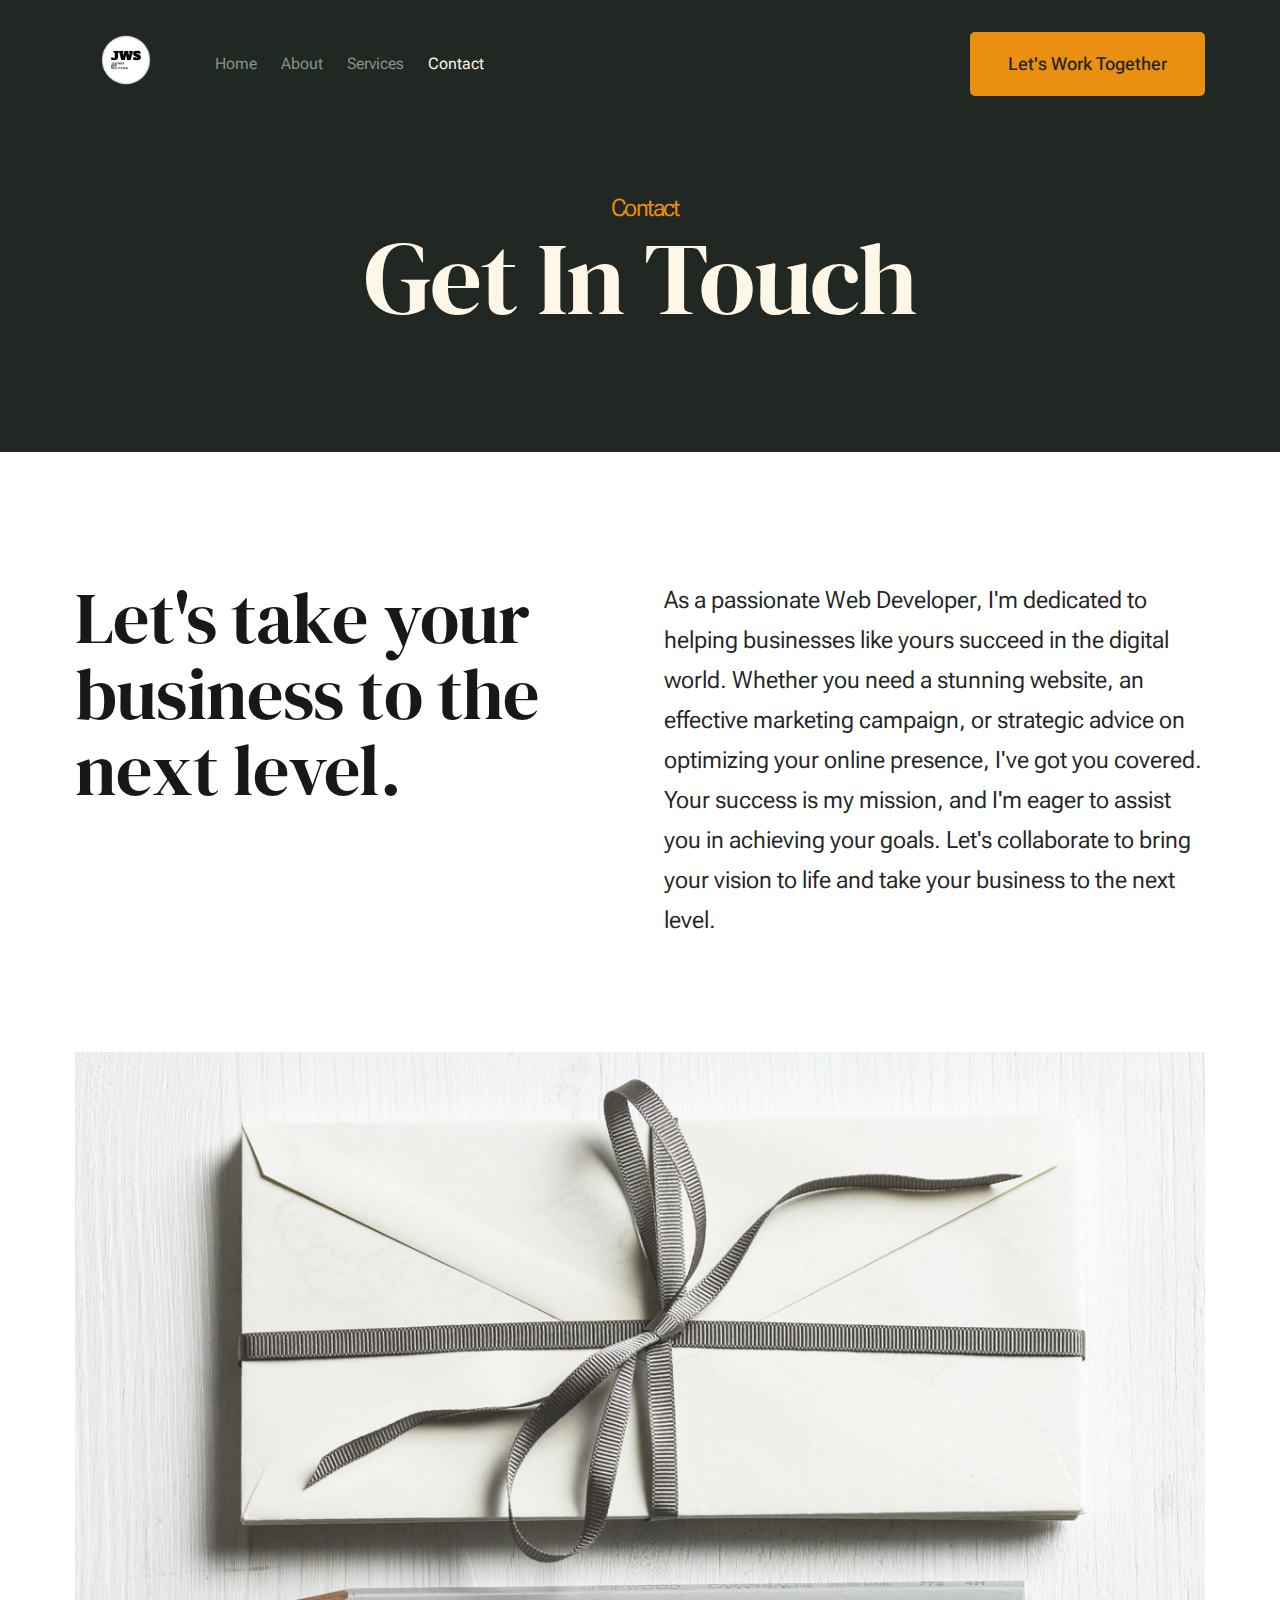
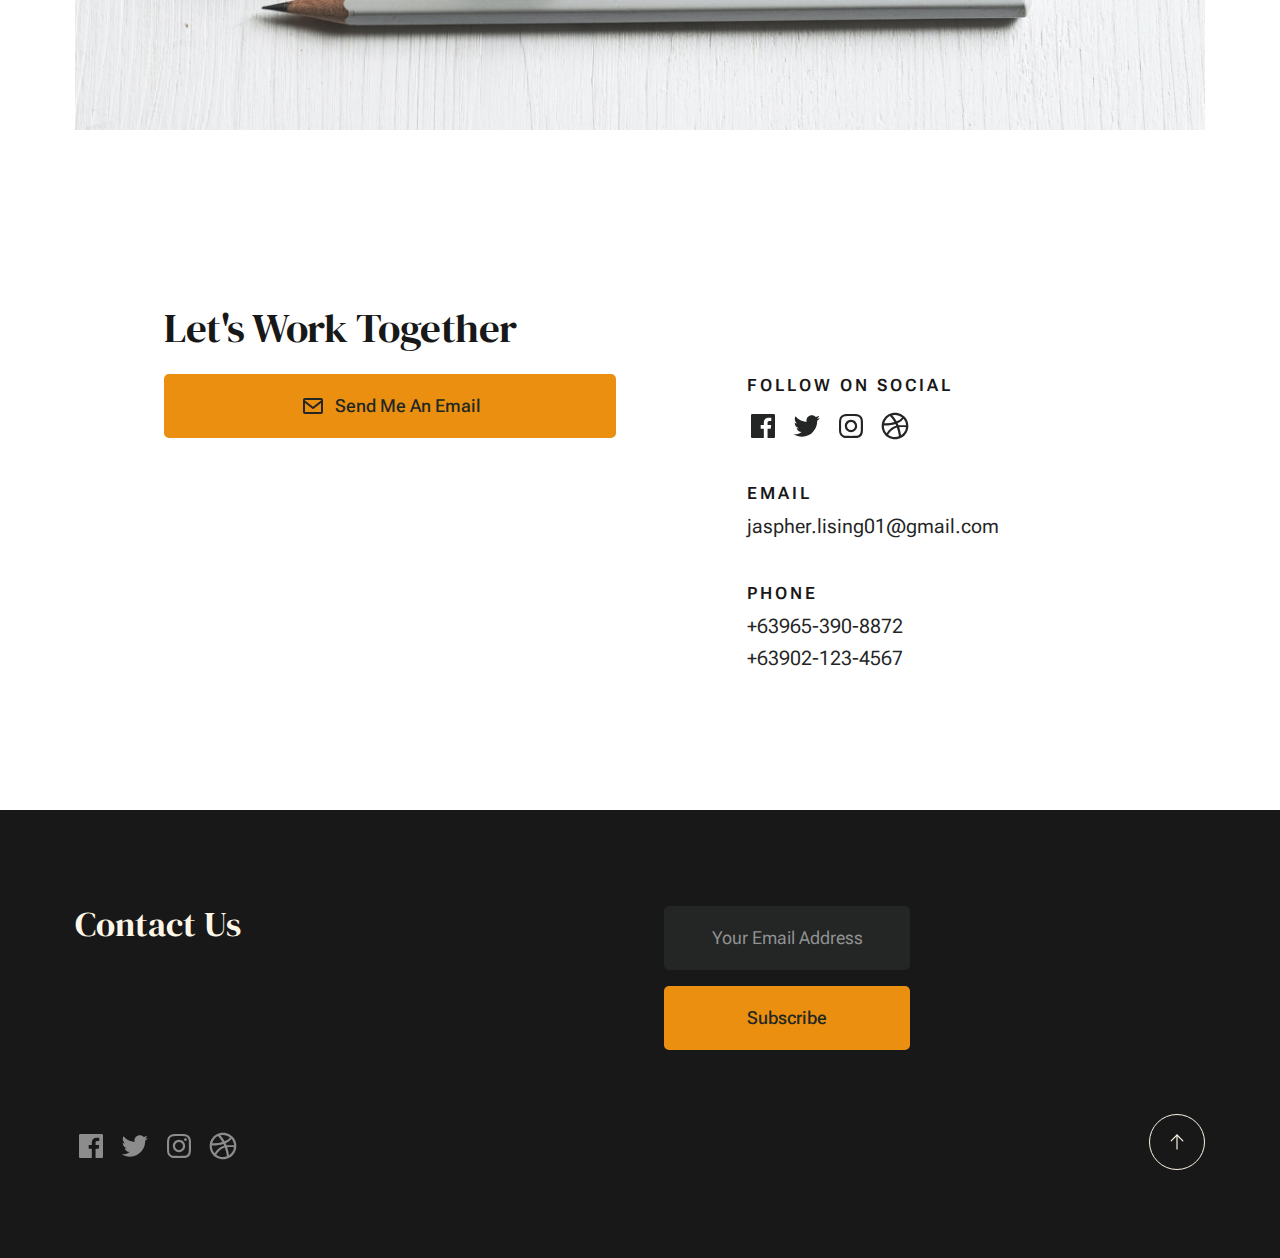
<file: contact.html>
<!DOCTYPE html>
<html lang="en" class="no-js" >
<head>

    <!--- basic page needs
    ================================================== -->
    <meta charset="utf-8">
    <meta name="viewport" content="width=device-width, initial-scale=1">
    <title>Contact - JWS</title>

    <script>
        document.documentElement.classList.remove('no-js');
        document.documentElement.classList.add('js');
    </script>

    <!-- CSS
    ================================================== -->
    <link rel="stylesheet" href="css/vendor.css">
    <link rel="stylesheet" href="css/styles.css">

    <!-- favicons
    ================================================== -->
    <link rel="apple-touch-icon" sizes="180x180" href="apple-touch-icon.png">
    <link rel="icon" type="image/png" sizes="32x32" href="favicon-32x32.png">
    <link rel="icon" type="image/png" sizes="16x16" href="favicon-16x16.png">
    <link rel="manifest" href="site.webmanifest">

</head>


<body id="top">


    <!-- preloader
    ================================================== -->
    <div id="preloader">
        <div id="loader" class="dots-fade">
            <div></div>
            <div></div>
            <div></div>
        </div>
    </div>


    <!-- page wrap
    ================================================== -->
    <div id="page" class="s-pagewrap">


        <!-- # site header 
        ================================================== -->
        <header class="s-header">
            <div class="row s-header__inner width-sixteen-col">

                <div class="s-header__block">
                    <div class="s-header__logo">
                        <a class="logo" href="index.html">
                            <img src="images/logo.png" alt="Homepage">
                        </a>
                    </div>

                    <a class="s-header__menu-toggle" href="#0"><span>Menu</span></a>
                </div> <!-- end s-header__block -->

                <nav class="s-header__nav">
    
                    <ul class="s-header__menu-links">
                        <li><a href="index.html">Home</a></li>
                        <li><a href="about.html">About</a></li>
                        <li><a href="services.html">Services</a></li>
                        <li class="current"><a href="contact.html">Contact</a></li>
                    </ul> <!-- s-header__menu-links -->

                    <div class="s-header__contact">
                        <a href="contact.html" class="btn btn--primary s-header__contact-btn">Let's Work Together</a>                        
                    </div> <!-- s-header__contact -->
    
                </nav> <!-- end s-header__nav -->

            </div> <!-- end s-header__inner -->
        </header> <!-- end s-header -->


        <!-- # site main content
        ================================================== -->
        <section id="content" class="s-content">

               <section class="s-pageheader pageheader">
                    <div class="row">
                        <div class="column xl-12">
                            <h1 class="page-title">
                                <span class="page-title__small-type text-pretitle">Contact</span>
                                Get In Touch
                            </h1>                            
                        </div>
                    </div>
               </section> <!--pageheader -->  

               <section class="s-pagecontent pagecontent">

                    <div class="row pageintro">
                        <div class="column xl-6 lg-12">
                            <h2 class="text-display-title">Let's take your business to the next level.</h2>
                        </div>
                        <div class="column xl-6 lg-12 u-flexitem-x-right">
                            <p class="lead">
                                As a passionate Web Developer, I'm dedicated to
                                helping businesses like yours succeed in the digital world. Whether you need a stunning
                                website, an effective marketing campaign, or strategic advice on optimizing your online
                                presence, I've got you covered.

                                Your success is my mission, and I'm eager to assist you in achieving your goals. Let's collaborate to bring your vision to life and take your business to the next level.
                            </p>
                        </div>                       
                    </div> <!-- pageintro -->   
                    
                    <div class="row pagemedia">
                        <d class="column xl-12">
                            <figure class="page-media">                                
                                <img src="images/thumbs/contact/contact-1200.jpg" 
                                     srcset="images/thumbs/contact/contact-2400.jpg 2400w, 
                                             images/thumbs/contact/contact-1200.jpg 1200w, 
                                             images/thumbs/contact/contact-600.jpg 600w" sizes="(max-width: 2400px) 100vw, 2400px" alt="">
                            </figure>
                        </d>
                    </div> <!-- pagemedia --> 

                    <div class="row width-narrower pagemain">
                        <div class="column xl-12">
                            <br><h2>Let's Work Together</h2>

                            <div class="row">
                                <div class="column xl-6 md-12 contact-cta">     
        
                                    <a href="mailto:#0" class="btn btn--primary u-fullwidth contact-btn">
                                        <svg xmlns="http://www.w3.org/2000/svg" width="24" height="24" viewBox="0 0 24 24" style="fill: rgba(0, 0, 0, 1);transform: ;msFilter:;"><path d="M20 4H4c-1.103 0-2 .897-2 2v12c0 1.103.897 2 2 2h16c1.103 0 2-.897 2-2V6c0-1.103-.897-2-2-2zm0 2v.511l-8 6.223-8-6.222V6h16zM4 18V9.044l7.386 5.745a.994.994 0 0 0 1.228 0L20 9.044 20.002 18H4z"></path></svg>
                                        Send Me An Email
                                    </a>
                                </div> 
                                <div class="column xl-5 md-12 u-flexitem-x-right">

                                    <div class="contact-block">
                                        <h6>Follow On Social</h6>
                                        <ul class="contact-social social-list">
                                            <li>
                                                <a href="#0">
                                                    <svg xmlns="http://www.w3.org/2000/svg" width="24" height="24" viewBox="0 0 24 24" style="fill:rgba(0, 0, 0, 1);transform:;-ms-filter:"><path d="M20,3H4C3.447,3,3,3.448,3,4v16c0,0.552,0.447,1,1,1h8.615v-6.96h-2.338v-2.725h2.338v-2c0-2.325,1.42-3.592,3.5-3.592 c0.699-0.002,1.399,0.034,2.095,0.107v2.42h-1.435c-1.128,0-1.348,0.538-1.348,1.325v1.735h2.697l-0.35,2.725h-2.348V21H20 c0.553,0,1-0.448,1-1V4C21,3.448,20.553,3,20,3z"></path></svg>
                                                    <span class="u-screen-reader-text">Facebook</span>
                                                </a>
                                            </li>
                                            <li>
                                                <a href="#0">
                                                    <svg xmlns="http://www.w3.org/2000/svg" width="24" height="24" viewBox="0 0 24 24" style="fill:rgba(0, 0, 0, 1);transform:;-ms-filter:"><path d="M19.633,7.997c0.013,0.175,0.013,0.349,0.013,0.523c0,5.325-4.053,11.461-11.46,11.461c-2.282,0-4.402-0.661-6.186-1.809 c0.324,0.037,0.636,0.05,0.973,0.05c1.883,0,3.616-0.636,5.001-1.721c-1.771-0.037-3.255-1.197-3.767-2.793 c0.249,0.037,0.499,0.062,0.761,0.062c0.361,0,0.724-0.05,1.061-0.137c-1.847-0.374-3.23-1.995-3.23-3.953v-0.05 c0.537,0.299,1.16,0.486,1.82,0.511C3.534,9.419,2.823,8.184,2.823,6.787c0-0.748,0.199-1.434,0.548-2.032 c1.983,2.443,4.964,4.04,8.306,4.215c-0.062-0.3-0.1-0.611-0.1-0.923c0-2.22,1.796-4.028,4.028-4.028 c1.16,0,2.207,0.486,2.943,1.272c0.91-0.175,1.782-0.512,2.556-0.973c-0.299,0.935-0.936,1.721-1.771,2.22 c0.811-0.088,1.597-0.312,2.319-0.624C21.104,6.712,20.419,7.423,19.633,7.997z"></path></svg>
                                                    <span class="u-screen-reader-text">Twitter</span>
                                                </a>
                                            </li>
                                            <li>
                                                <a href="#0">
                                                    <svg xmlns="http://www.w3.org/2000/svg" width="24" height="24" viewBox="0 0 24 24" style="fill:rgba(0, 0, 0, 1);transform:;-ms-filter:"><path d="M11.999,7.377c-2.554,0-4.623,2.07-4.623,4.623c0,2.554,2.069,4.624,4.623,4.624c2.552,0,4.623-2.07,4.623-4.624 C16.622,9.447,14.551,7.377,11.999,7.377L11.999,7.377z M11.999,15.004c-1.659,0-3.004-1.345-3.004-3.003 c0-1.659,1.345-3.003,3.004-3.003s3.002,1.344,3.002,3.003C15.001,13.659,13.658,15.004,11.999,15.004L11.999,15.004z"></path><circle cx="16.806" cy="7.207" r="1.078"></circle><path d="M20.533,6.111c-0.469-1.209-1.424-2.165-2.633-2.632c-0.699-0.263-1.438-0.404-2.186-0.42 c-0.963-0.042-1.268-0.054-3.71-0.054s-2.755,0-3.71,0.054C7.548,3.074,6.809,3.215,6.11,3.479C4.9,3.946,3.945,4.902,3.477,6.111 c-0.263,0.7-0.404,1.438-0.419,2.186c-0.043,0.962-0.056,1.267-0.056,3.71c0,2.442,0,2.753,0.056,3.71 c0.015,0.748,0.156,1.486,0.419,2.187c0.469,1.208,1.424,2.164,2.634,2.632c0.696,0.272,1.435,0.426,2.185,0.45 c0.963,0.042,1.268,0.055,3.71,0.055s2.755,0,3.71-0.055c0.747-0.015,1.486-0.157,2.186-0.419c1.209-0.469,2.164-1.424,2.633-2.633 c0.263-0.7,0.404-1.438,0.419-2.186c0.043-0.962,0.056-1.267,0.056-3.71s0-2.753-0.056-3.71C20.941,7.57,20.801,6.819,20.533,6.111z M19.315,15.643c-0.007,0.576-0.111,1.147-0.311,1.688c-0.305,0.787-0.926,1.409-1.712,1.711c-0.535,0.199-1.099,0.303-1.67,0.311 c-0.95,0.044-1.218,0.055-3.654,0.055c-2.438,0-2.687,0-3.655-0.055c-0.569-0.007-1.135-0.112-1.669-0.311 c-0.789-0.301-1.414-0.923-1.719-1.711c-0.196-0.534-0.302-1.099-0.311-1.669c-0.043-0.95-0.053-1.218-0.053-3.654 c0-2.437,0-2.686,0.053-3.655c0.007-0.576,0.111-1.146,0.311-1.687c0.305-0.789,0.93-1.41,1.719-1.712 c0.534-0.198,1.1-0.303,1.669-0.311c0.951-0.043,1.218-0.055,3.655-0.055c2.437,0,2.687,0,3.654,0.055 c0.571,0.007,1.135,0.112,1.67,0.311c0.786,0.303,1.407,0.925,1.712,1.712c0.196,0.534,0.302,1.099,0.311,1.669 c0.043,0.951,0.054,1.218,0.054,3.655c0,2.436,0,2.698-0.043,3.654H19.315z"></path></svg>
                                                    <span class="u-screen-reader-text">Instagram</span>
                                                </a>
                                            </li>
                                            <li>
                                                <a href="#0">
                                                    <svg xmlns="http://www.w3.org/2000/svg" width="24" height="24" viewBox="0 0 24 24" style="fill: rgba(0, 0, 0, 1);transform: ;msFilter:;"><path d="M20.66 6.98a9.932 9.932 0 0 0-3.641-3.64C15.486 2.447 13.813 2 12 2s-3.486.447-5.02 1.34c-1.533.893-2.747 2.107-3.64 3.64S2 10.187 2 12s.446 3.487 1.34 5.02a9.924 9.924 0 0 0 3.641 3.64C8.514 21.553 10.187 22 12 22s3.486-.447 5.02-1.34a9.932 9.932 0 0 0 3.641-3.64C21.554 15.487 22 13.813 22 12s-.446-3.487-1.34-5.02zM12 3.66c2 0 3.772.64 5.32 1.919-.92 1.174-2.286 2.14-4.1 2.9-1.002-1.813-2.088-3.327-3.261-4.54A7.715 7.715 0 0 1 12 3.66zM5.51 6.8a8.116 8.116 0 0 1 2.711-2.22c1.212 1.201 2.325 2.7 3.34 4.5-2 .6-4.114.9-6.341.9-.573 0-1.006-.013-1.3-.04A8.549 8.549 0 0 1 5.51 6.8zM3.66 12c0-.054.003-.12.01-.2.007-.08.01-.146.01-.2.254.014.641.02 1.161.02 2.666 0 5.146-.367 7.439-1.1.187.373.381.793.58 1.26-1.32.293-2.674 1.006-4.061 2.14S6.4 16.247 5.76 17.5c-1.4-1.587-2.1-3.42-2.1-5.5zM12 20.34c-1.894 0-3.594-.587-5.101-1.759.601-1.187 1.524-2.322 2.771-3.401 1.246-1.08 2.483-1.753 3.71-2.02a29.441 29.441 0 0 1 1.56 6.62 8.166 8.166 0 0 1-2.94.56zm7.08-3.96a8.351 8.351 0 0 1-2.58 2.621c-.24-2.08-.7-4.107-1.379-6.081.932-.066 1.765-.1 2.5-.1.799 0 1.686.034 2.659.1a8.098 8.098 0 0 1-1.2 3.46zm-1.24-5c-1.16 0-2.233.047-3.22.14a27.053 27.053 0 0 0-.68-1.62c2.066-.906 3.532-2.006 4.399-3.3 1.2 1.414 1.854 3.027 1.96 4.84-.812-.04-1.632-.06-2.459-.06z"></path></svg>
                                                    <span class="u-screen-reader-text">Dribbble</span>
                                                </a>
                                            </li>
                                        </ul> <!-- end s-footer__social -->
                                    </div>

                                    <div class="contact-block">
                                        <h6>Email</h6>
                                        <a href="mailto:#0">jaspher.lising01@gmail.com</a>
                                    </div>

                                    <div class="contact-block">
                                        <h6>Phone</h6>
                                        <ul class="contact-list">
                                            <li><a href="tel:197-543-2345">+63965-390-8872</a></li>
                                            <li><a href="tel:197-123-9876">+63902-123-4567</a></li>
                                        </ul>
                                    </div>

                                </div>
                            </div>
                        </div>                        
                    </div> <!-- end pagemain -->

               </section> <!-- pagecontent -->

        </section> <!-- s-content-->

        <!-- # footer 
        ================================================== -->
        <footer class="s-footer">
            <div class="row s-footer__content">
                <div class="column xl-6 lg-6 md-12 s-footer__block s-footer__about">                    
                    <h3>Contact Us</h3>             
                </div>                
                <div class="column xl-3 lg-6 md-12 tab-12 s-footer__block s-footer__newsletter">

                    <div class="subscribe-form">
                        <form id="mc-form" class="mc-form">
                            <input type="email" name="EMAIL" id="mce-EMAIL" class="u-fullwidth text-center" placeholder="Your Email Address" title="The domain portion of the email address is invalid (the portion after the @)." pattern="^([^\x00-\x20\x22\x28\x29\x2c\x2e\x3a-\x3c\x3e\x40\x5b-\x5d\x7f-\xff]+|\x22([^\x0d\x22\x5c\x80-\xff]|\x5c[\x00-\x7f])*\x22)(\x2e([^\x00-\x20\x22\x28\x29\x2c\x2e\x3a-\x3c\x3e\x40\x5b-\x5d\x7f-\xff]+|\x22([^\x0d\x22\x5c\x80-\xff]|\x5c[\x00-\x7f])*\x22))*\x40([^\x00-\x20\x22\x28\x29\x2c\x2e\x3a-\x3c\x3e\x40\x5b-\x5d\x7f-\xff]+|\x5b([^\x0d\x5b-\x5d\x80-\xff]|\x5c[\x00-\x7f])*\x5d)(\x2e([^\x00-\x20\x22\x28\x29\x2c\x2e\x3a-\x3c\x3e\x40\x5b-\x5d\x7f-\xff]+|\x5b([^\x0d\x5b-\x5d\x80-\xff]|\x5c[\x00-\x7f])*\x5d))*(\.\w{2,})+$" required>
                            <input type="submit" name="subscribe" value="Subscribe" class="btn btn--primary btn--small u-fullwidth">
                            <!-- <div style="position: absolute; left: -5000px;" aria-hidden="true"><input type="text" name="b_cdb7b577e41181934ed6a6a44_9a91cfe7b3" tabindex="-1" value=""></div> -->
                            <div class="mc-status"></div>
                        </form>
                    </div>
                </div>
            </div>    
            
            <div class="row s-footer__bottom">
                <div class="column xl-6 lg-12">
                    <ul class="s-footer__social social-list">
                        <li>
                            <a href="#0">
                                <svg xmlns="http://www.w3.org/2000/svg" width="24" height="24" viewBox="0 0 24 24" style="fill:rgba(0, 0, 0, 1);transform:;-ms-filter:"><path d="M20,3H4C3.447,3,3,3.448,3,4v16c0,0.552,0.447,1,1,1h8.615v-6.96h-2.338v-2.725h2.338v-2c0-2.325,1.42-3.592,3.5-3.592 c0.699-0.002,1.399,0.034,2.095,0.107v2.42h-1.435c-1.128,0-1.348,0.538-1.348,1.325v1.735h2.697l-0.35,2.725h-2.348V21H20 c0.553,0,1-0.448,1-1V4C21,3.448,20.553,3,20,3z"></path></svg>
                                <span class="u-screen-reader-text">Facebook</span>
                            </a>
                        </li>
                        <li>
                            <a href="#0">
                                <svg xmlns="http://www.w3.org/2000/svg" width="24" height="24" viewBox="0 0 24 24" style="fill:rgba(0, 0, 0, 1);transform:;-ms-filter:"><path d="M19.633,7.997c0.013,0.175,0.013,0.349,0.013,0.523c0,5.325-4.053,11.461-11.46,11.461c-2.282,0-4.402-0.661-6.186-1.809 c0.324,0.037,0.636,0.05,0.973,0.05c1.883,0,3.616-0.636,5.001-1.721c-1.771-0.037-3.255-1.197-3.767-2.793 c0.249,0.037,0.499,0.062,0.761,0.062c0.361,0,0.724-0.05,1.061-0.137c-1.847-0.374-3.23-1.995-3.23-3.953v-0.05 c0.537,0.299,1.16,0.486,1.82,0.511C3.534,9.419,2.823,8.184,2.823,6.787c0-0.748,0.199-1.434,0.548-2.032 c1.983,2.443,4.964,4.04,8.306,4.215c-0.062-0.3-0.1-0.611-0.1-0.923c0-2.22,1.796-4.028,4.028-4.028 c1.16,0,2.207,0.486,2.943,1.272c0.91-0.175,1.782-0.512,2.556-0.973c-0.299,0.935-0.936,1.721-1.771,2.22 c0.811-0.088,1.597-0.312,2.319-0.624C21.104,6.712,20.419,7.423,19.633,7.997z"></path></svg>
                                <span class="u-screen-reader-text">Twitter</span>
                            </a>
                        </li>
                        <li>
                            <a href="#0">
                                <svg xmlns="http://www.w3.org/2000/svg" width="24" height="24" viewBox="0 0 24 24" style="fill:rgba(0, 0, 0, 1);transform:;-ms-filter:"><path d="M11.999,7.377c-2.554,0-4.623,2.07-4.623,4.623c0,2.554,2.069,4.624,4.623,4.624c2.552,0,4.623-2.07,4.623-4.624 C16.622,9.447,14.551,7.377,11.999,7.377L11.999,7.377z M11.999,15.004c-1.659,0-3.004-1.345-3.004-3.003 c0-1.659,1.345-3.003,3.004-3.003s3.002,1.344,3.002,3.003C15.001,13.659,13.658,15.004,11.999,15.004L11.999,15.004z"></path><circle cx="16.806" cy="7.207" r="1.078"></circle><path d="M20.533,6.111c-0.469-1.209-1.424-2.165-2.633-2.632c-0.699-0.263-1.438-0.404-2.186-0.42 c-0.963-0.042-1.268-0.054-3.71-0.054s-2.755,0-3.71,0.054C7.548,3.074,6.809,3.215,6.11,3.479C4.9,3.946,3.945,4.902,3.477,6.111 c-0.263,0.7-0.404,1.438-0.419,2.186c-0.043,0.962-0.056,1.267-0.056,3.71c0,2.442,0,2.753,0.056,3.71 c0.015,0.748,0.156,1.486,0.419,2.187c0.469,1.208,1.424,2.164,2.634,2.632c0.696,0.272,1.435,0.426,2.185,0.45 c0.963,0.042,1.268,0.055,3.71,0.055s2.755,0,3.71-0.055c0.747-0.015,1.486-0.157,2.186-0.419c1.209-0.469,2.164-1.424,2.633-2.633 c0.263-0.7,0.404-1.438,0.419-2.186c0.043-0.962,0.056-1.267,0.056-3.71s0-2.753-0.056-3.71C20.941,7.57,20.801,6.819,20.533,6.111z M19.315,15.643c-0.007,0.576-0.111,1.147-0.311,1.688c-0.305,0.787-0.926,1.409-1.712,1.711c-0.535,0.199-1.099,0.303-1.67,0.311 c-0.95,0.044-1.218,0.055-3.654,0.055c-2.438,0-2.687,0-3.655-0.055c-0.569-0.007-1.135-0.112-1.669-0.311 c-0.789-0.301-1.414-0.923-1.719-1.711c-0.196-0.534-0.302-1.099-0.311-1.669c-0.043-0.95-0.053-1.218-0.053-3.654 c0-2.437,0-2.686,0.053-3.655c0.007-0.576,0.111-1.146,0.311-1.687c0.305-0.789,0.93-1.41,1.719-1.712 c0.534-0.198,1.1-0.303,1.669-0.311c0.951-0.043,1.218-0.055,3.655-0.055c2.437,0,2.687,0,3.654,0.055 c0.571,0.007,1.135,0.112,1.67,0.311c0.786,0.303,1.407,0.925,1.712,1.712c0.196,0.534,0.302,1.099,0.311,1.669 c0.043,0.951,0.054,1.218,0.054,3.655c0,2.436,0,2.698-0.043,3.654H19.315z"></path></svg>
                                <span class="u-screen-reader-text">Instagram</span>
                            </a>
                        </li>
                        <li>
                            <a href="#0">
                                <svg xmlns="http://www.w3.org/2000/svg" width="24" height="24" viewBox="0 0 24 24" style="fill: rgba(0, 0, 0, 1);transform: ;msFilter:;"><path d="M20.66 6.98a9.932 9.932 0 0 0-3.641-3.64C15.486 2.447 13.813 2 12 2s-3.486.447-5.02 1.34c-1.533.893-2.747 2.107-3.64 3.64S2 10.187 2 12s.446 3.487 1.34 5.02a9.924 9.924 0 0 0 3.641 3.64C8.514 21.553 10.187 22 12 22s3.486-.447 5.02-1.34a9.932 9.932 0 0 0 3.641-3.64C21.554 15.487 22 13.813 22 12s-.446-3.487-1.34-5.02zM12 3.66c2 0 3.772.64 5.32 1.919-.92 1.174-2.286 2.14-4.1 2.9-1.002-1.813-2.088-3.327-3.261-4.54A7.715 7.715 0 0 1 12 3.66zM5.51 6.8a8.116 8.116 0 0 1 2.711-2.22c1.212 1.201 2.325 2.7 3.34 4.5-2 .6-4.114.9-6.341.9-.573 0-1.006-.013-1.3-.04A8.549 8.549 0 0 1 5.51 6.8zM3.66 12c0-.054.003-.12.01-.2.007-.08.01-.146.01-.2.254.014.641.02 1.161.02 2.666 0 5.146-.367 7.439-1.1.187.373.381.793.58 1.26-1.32.293-2.674 1.006-4.061 2.14S6.4 16.247 5.76 17.5c-1.4-1.587-2.1-3.42-2.1-5.5zM12 20.34c-1.894 0-3.594-.587-5.101-1.759.601-1.187 1.524-2.322 2.771-3.401 1.246-1.08 2.483-1.753 3.71-2.02a29.441 29.441 0 0 1 1.56 6.62 8.166 8.166 0 0 1-2.94.56zm7.08-3.96a8.351 8.351 0 0 1-2.58 2.621c-.24-2.08-.7-4.107-1.379-6.081.932-.066 1.765-.1 2.5-.1.799 0 1.686.034 2.659.1a8.098 8.098 0 0 1-1.2 3.46zm-1.24-5c-1.16 0-2.233.047-3.22.14a27.053 27.053 0 0 0-.68-1.62c2.066-.906 3.532-2.006 4.399-3.3 1.2 1.414 1.854 3.027 1.96 4.84-.812-.04-1.632-.06-2.459-.06z"></path></svg>
                                <span class="u-screen-reader-text">Dribbble</span>
                            </a>
                        </li>
                    </ul> <!-- end s-footer__social -->
                </div>

                <div class="ss-go-top">
                    <a class="smoothscroll" title="Back to Top" href="#top">
                        <svg xmlns="http://www.w3.org/2000/svg" viewBox="0 0 24 24" width="36" height="36" fill="none" stroke="#ffffff" stroke-width="1" stroke-linecap="round" stroke-linejoin="round">&lt;!--!  Atomicons Free 1.00 by @atisalab License - https://atomicons.com/license/ (Icons: CC BY 4.0) Copyright 2021 Atomicons --&gt;<polyline points="17 11 12 6 7 11"></polyline><line x1="12" y1="18" x2="12" y2="6"></line></svg>
                    </a>
                </div> <!-- end ss-go-top -->
            </div>
            
        </footer> <!-- end s-footer -->

    </div> <!-- end page-wrap -->

    <!-- Java Script
    ================================================== -->
    <script src="js/plugins.js"></script>
    <script src="js/main.js"></script>

</body>
</html>
</file>
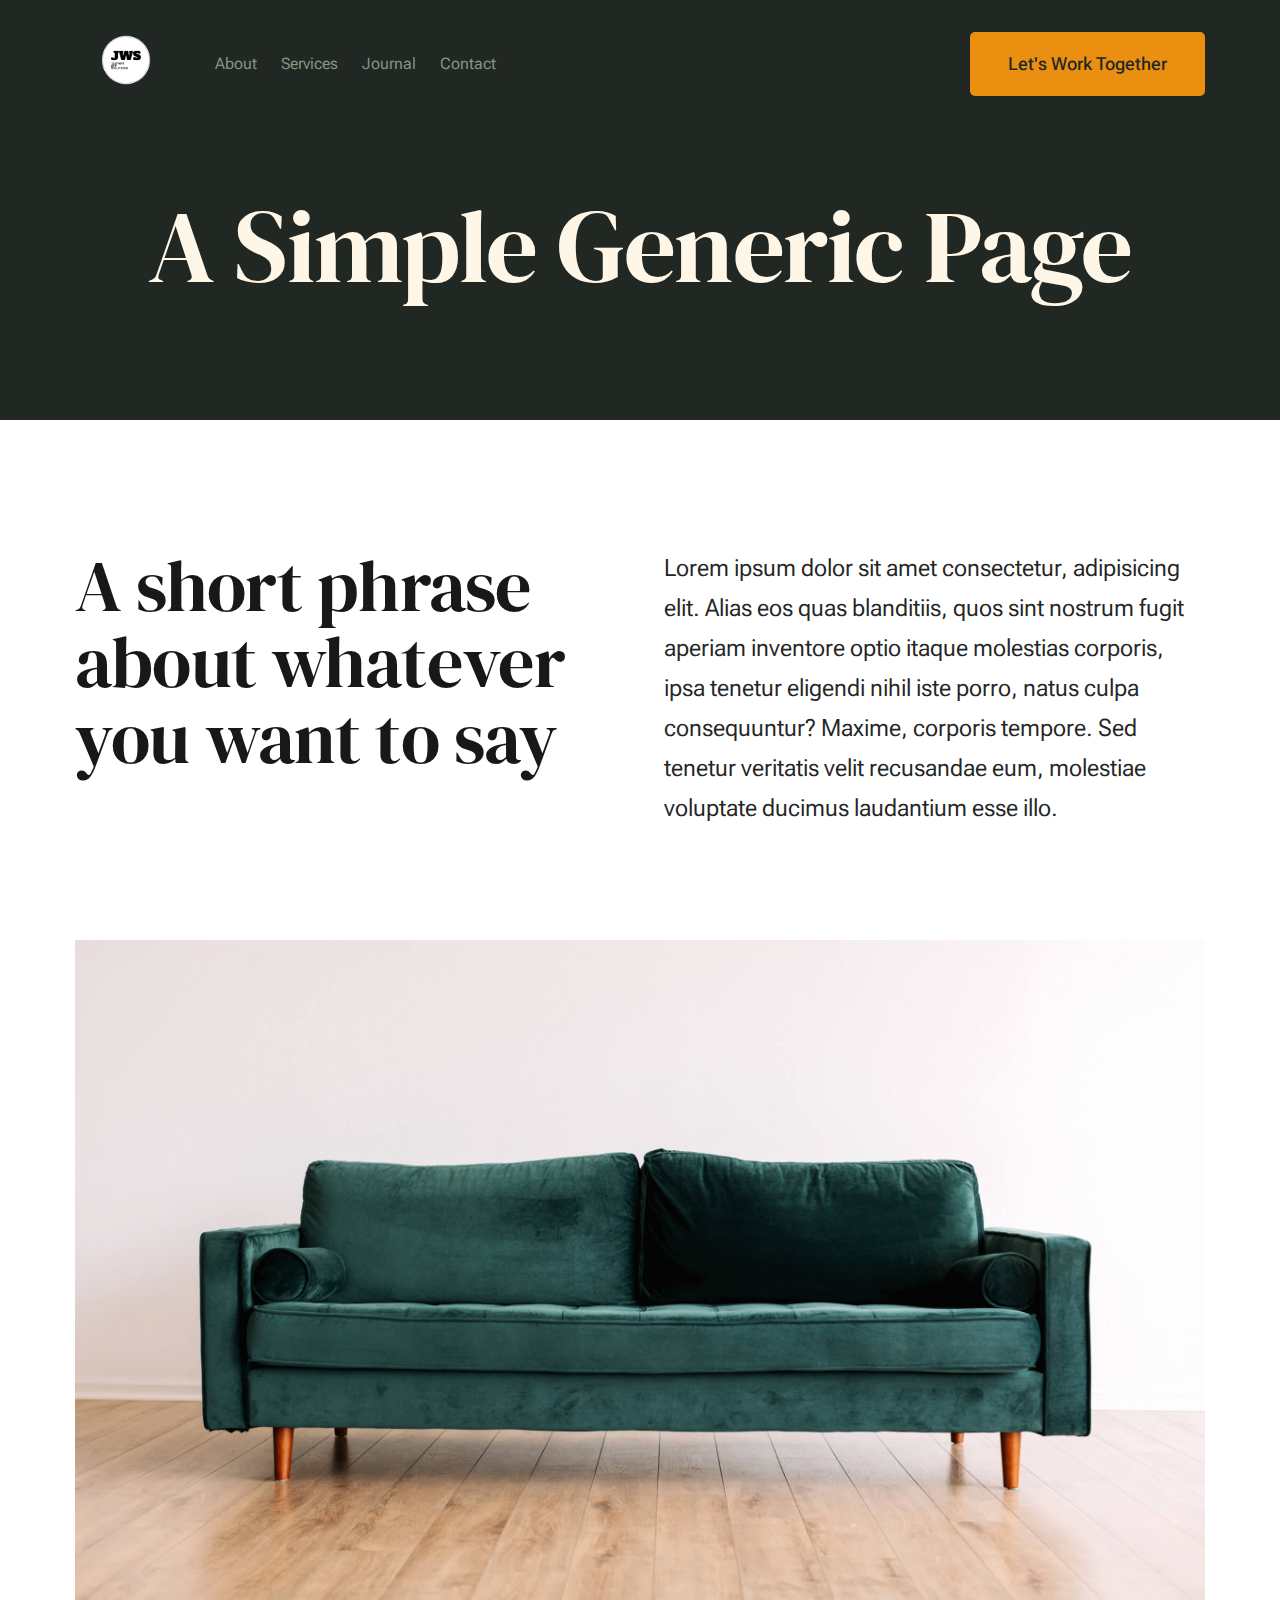
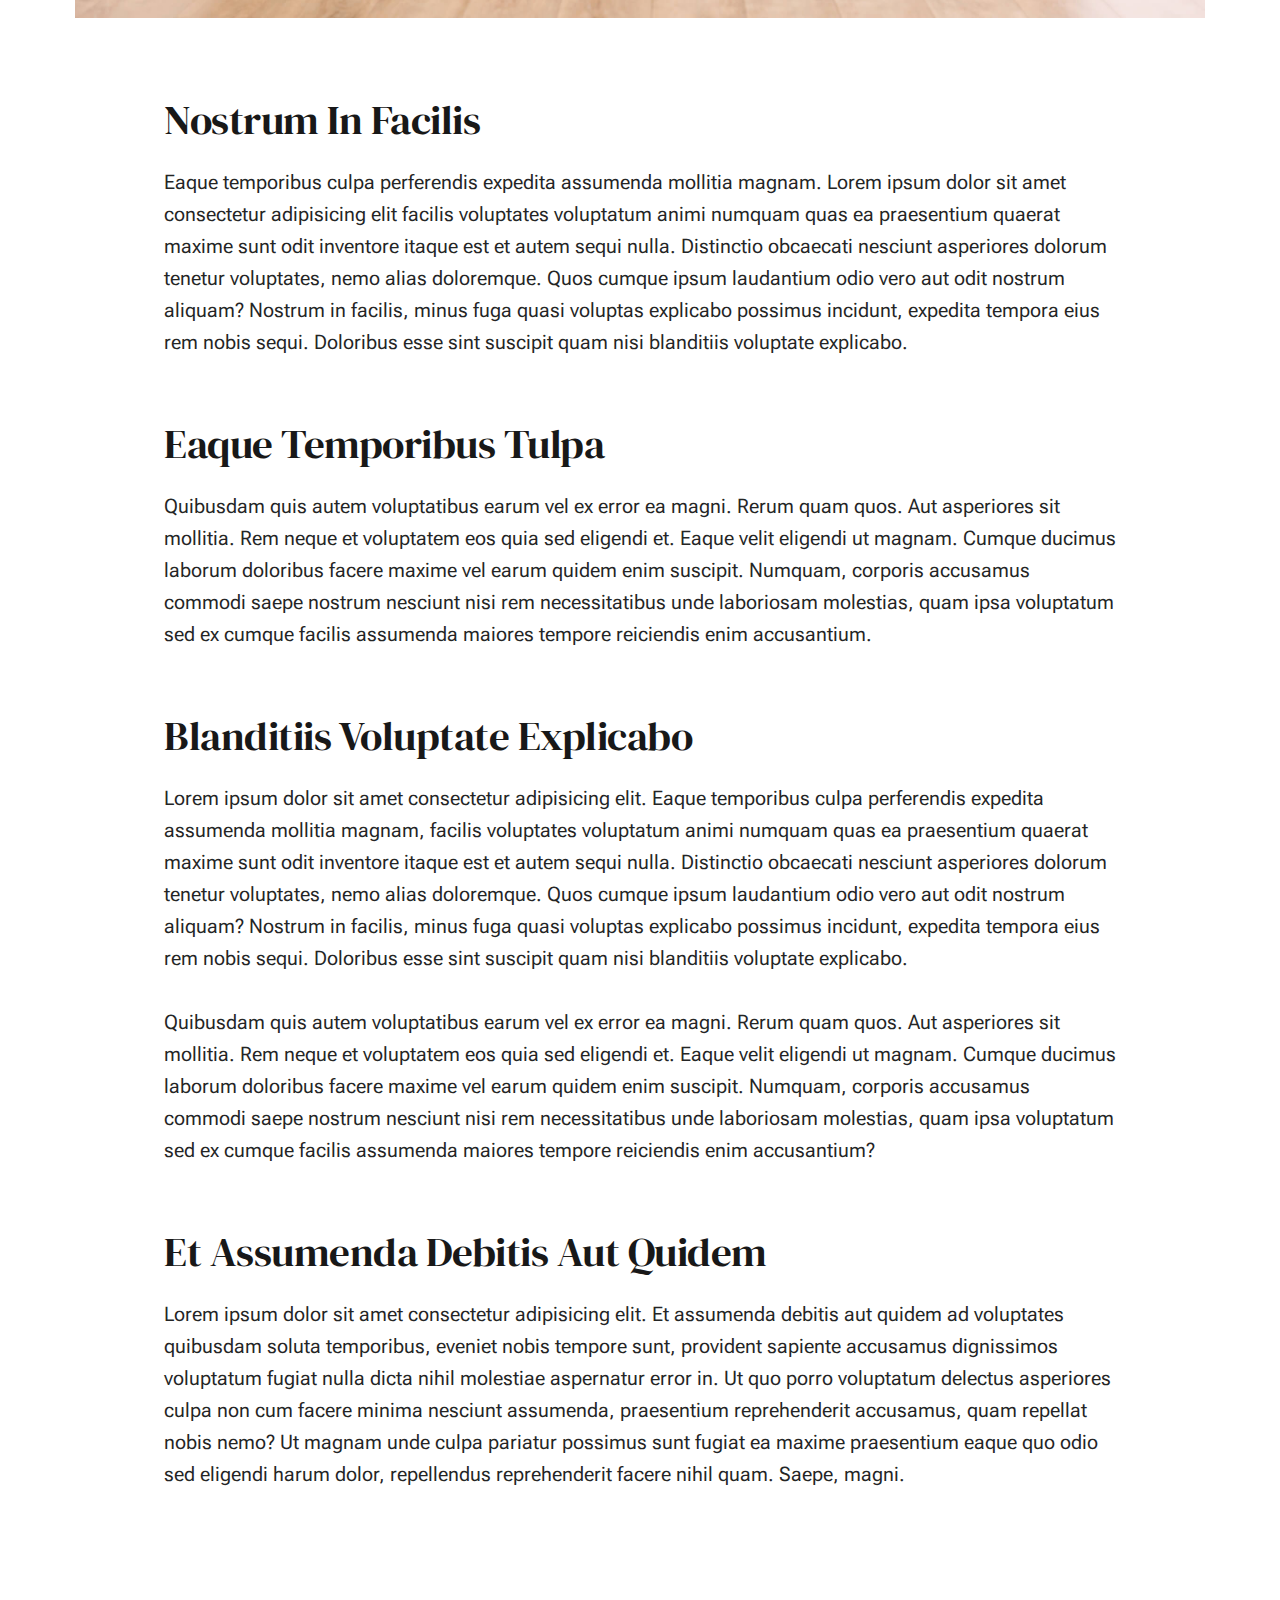
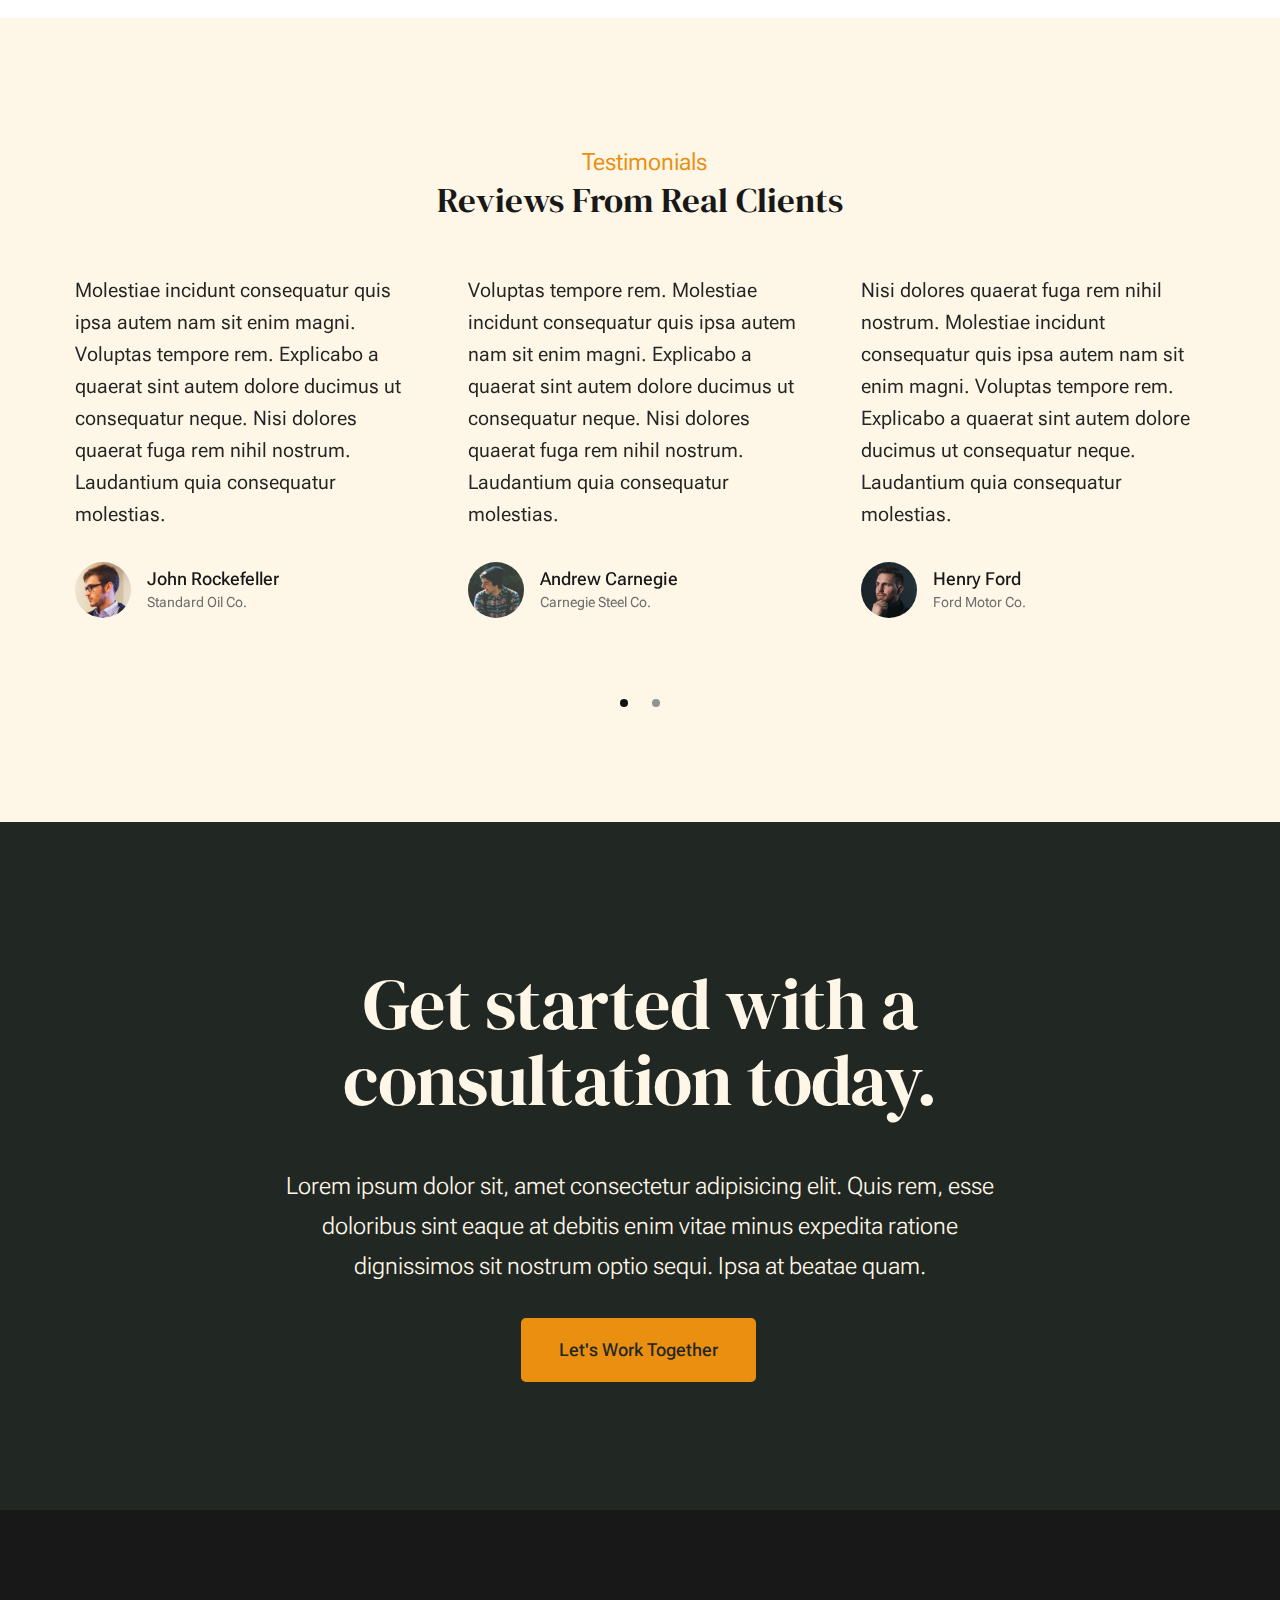
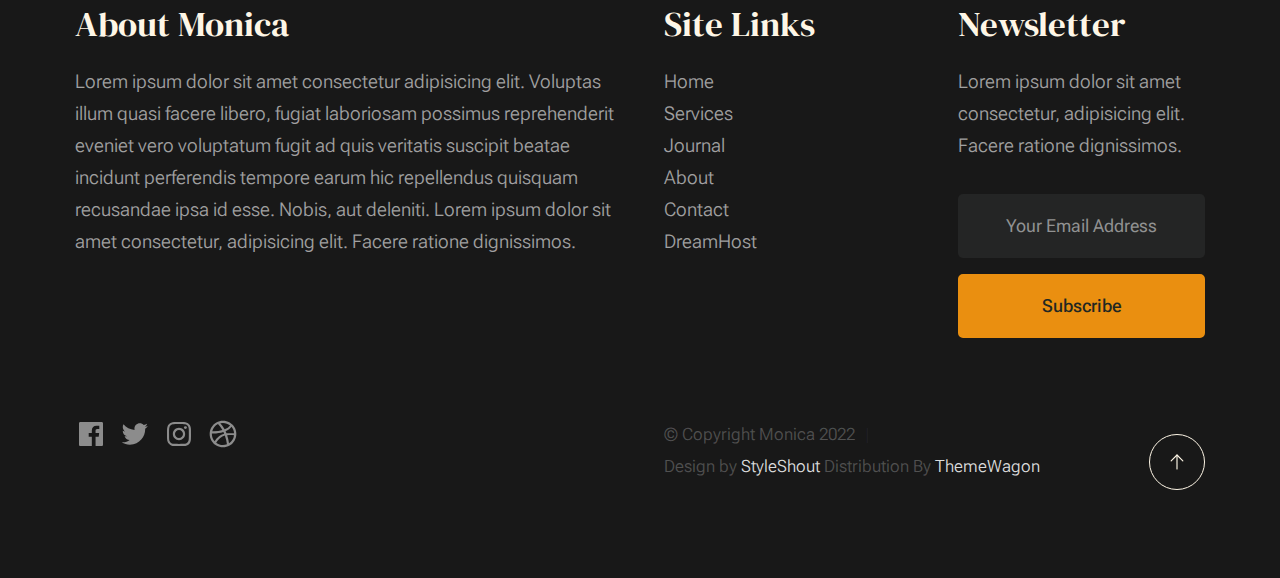
<file: generic.html>
<!DOCTYPE html>
<html lang="en" class="no-js" >
<head>

    <!--- basic page needs
    ================================================== -->
    <meta charset="utf-8">
    <meta name="viewport" content="width=device-width, initial-scale=1">
    <title>Generic - Monica</title>

    <script>
        document.documentElement.classList.remove('no-js');
        document.documentElement.classList.add('js');
    </script>

    <!-- CSS
    ================================================== -->
    <link rel="stylesheet" href="css/vendor.css">
    <link rel="stylesheet" href="css/styles.css">

    <!-- favicons
    ================================================== -->
    <link rel="apple-touch-icon" sizes="180x180" href="apple-touch-icon.png">
    <link rel="icon" type="image/png" sizes="32x32" href="favicon-32x32.png">
    <link rel="icon" type="image/png" sizes="16x16" href="favicon-16x16.png">
    <link rel="manifest" href="site.webmanifest">

</head>


<body id="top">


    <!-- preloader
    ================================================== -->
    <div id="preloader">
        <div id="loader" class="dots-fade">
            <div></div>
            <div></div>
            <div></div>
        </div>
    </div>


    <!-- page wrap
    ================================================== -->
    <div id="page" class="s-pagewrap">


        <!-- # site header 
        ================================================== -->
        <header class="s-header">

            <div class="row s-header__inner width-sixteen-col">

                <div class="s-header__block">
                    <div class="s-header__logo">
                        <a class="logo" href="index.html">
                            <img src="images/logo.png" alt="Homepage">
                        </a>
                    </div>

                    <a class="s-header__menu-toggle" href="#0"><span>Menu</span></a>
                </div> <!-- end s-header__block -->

                <nav class="s-header__nav">
    
                    <ul class="s-header__menu-links">
                        <li><a href="about.html">About</a></li>
                        <li><a href="services.html">Services</a></li>
                        <li><a href="blog.html">Journal</a></li>
                        <li><a href="contact.html">Contact</a></li>
                    </ul> <!-- s-header__menu-links -->

                    <div class="s-header__contact">
                        <a href="contact.html" class="btn btn--primary s-header__contact-btn">Let's Work Together</a>                        
                    </div> <!-- s-header__contact -->
    
                </nav> <!-- end s-header__nav -->

            </div> <!-- end s-header__inner -->

        </header> <!-- end s-header -->


        <!-- # site main content
        ================================================== -->
        <section id="content" class="s-content">

               <section class="s-pageheader pageheader">
                    <div class="row">
                        <div class="column xl-12">
                            <h1 class="page-title">
                               A Simple Generic Page
                            </h1>
                            
                        </div>
                    </div>
               </section> <!-- end pageheader --> 

               <section class="s-pagecontent pagecontent">

                    <div class="row pageintro">
                        <div class="column xl-6 lg-12">
                            <h2 class="text-display-title">A short phrase about whatever you want to say</h2>
                        </div>
                        <div class="column xl-6 lg-12 u-flexitem-x-right">
                            <p class="lead">
                            Lorem ipsum dolor sit amet consectetur, adipisicing elit. Alias eos quas blanditiis, quos sint nostrum fugit aperiam 
                            inventore optio itaque molestias corporis, ipsa tenetur eligendi nihil iste porro, natus culpa consequuntur? Maxime, 
                            corporis tempore. Sed tenetur veritatis velit recusandae eum, molestiae voluptate ducimus laudantium esse illo. 
                            </p>
                        </div>                       
                    </div> <!-- end pageintro -->   
                    
                    <div class="row pagemedia">
                        <d class="column xl-12">
                            <figure class="page-media">                                
                                <img src="images/sample-1200.jpg" 
                                     srcset="images/sample-2400.jpg 2400w, 
                                             images/sample-1200.jpg 1200w, 
                                             images/sample-600.jpg 600w" sizes="(max-width: 2400px) 100vw, 2400px" alt="">
                            </figure>
                        </d>
                    </div> <!-- end pagemedia -->

                    <div class="row width-narrower pagemain">
                        <div class="column xl-12"> 

                            <h2>Nostrum In Facilis</h2>
                            <p>
                            Eaque temporibus culpa perferendis expedita assumenda mollitia magnam. Lorem ipsum dolor sit amet consectetur adipisicing elit
                            facilis voluptates voluptatum animi numquam quas ea praesentium quaerat maxime sunt odit inventore itaque est et autem sequi nulla. 
                            Distinctio obcaecati nesciunt asperiores dolorum tenetur voluptates, nemo alias doloremque. Quos cumque ipsum laudantium odio vero 
                            aut odit nostrum aliquam? Nostrum in facilis, minus fuga quasi voluptas explicabo possimus incidunt, expedita tempora eius rem nobis sequi. 
                            Doloribus esse sint suscipit quam nisi blanditiis voluptate explicabo.
                            </p>

                            <h2>Eaque Temporibus Tulpa</h2>

                            <p>
                            Quibusdam quis autem voluptatibus earum vel ex error ea magni. Rerum quam quos. Aut asperiores sit mollitia. Rem neque et voluptatem 
                            eos quia sed eligendi et. Eaque velit eligendi ut magnam. Cumque ducimus laborum doloribus facere maxime vel earum quidem enim suscipit. 
                            Numquam, corporis accusamus commodi saepe nostrum nesciunt nisi rem necessitatibus unde laboriosam molestias, quam ipsa voluptatum sed 
                            ex cumque facilis assumenda maiores tempore reiciendis enim accusantium.
                            </p>

                            <h2>Blanditiis Voluptate Explicabo</h2>
                            <p>
                            Lorem ipsum dolor sit amet consectetur adipisicing elit. Eaque temporibus culpa perferendis expedita assumenda mollitia magnam, 
                            facilis voluptates voluptatum animi numquam quas ea praesentium quaerat maxime sunt odit inventore itaque est et autem sequi nulla. 
                            Distinctio obcaecati nesciunt asperiores dolorum tenetur voluptates, nemo alias doloremque. Quos cumque ipsum laudantium odio vero aut 
                            odit nostrum aliquam? Nostrum in facilis, minus fuga quasi voluptas explicabo possimus incidunt, expedita tempora eius rem nobis sequi. 
                            Doloribus esse sint suscipit quam nisi blanditiis voluptate explicabo.
                            </p>

                            <p>
                            Quibusdam quis autem voluptatibus earum vel ex error ea magni. Rerum quam quos. Aut asperiores sit mollitia. Rem neque et voluptatem 
                            eos quia sed eligendi et. Eaque velit eligendi ut magnam. Cumque ducimus laborum doloribus facere maxime vel earum quidem enim suscipit. 
                            Numquam, corporis accusamus commodi saepe nostrum nesciunt nisi rem necessitatibus unde laboriosam molestias, quam ipsa voluptatum sed 
                            ex cumque facilis assumenda maiores tempore reiciendis enim accusantium?
                            </p>                   

                            <h2>Et Assumenda Debitis Aut Quidem</h2>
                            <p>
                            Lorem ipsum dolor sit amet consectetur adipisicing elit. Et assumenda debitis aut quidem ad voluptates quibusdam soluta temporibus, 
                            eveniet nobis tempore sunt, provident sapiente accusamus dignissimos voluptatum fugiat nulla dicta nihil molestiae aspernatur error in. 
                            Ut quo porro voluptatum delectus asperiores culpa non cum facere minima nesciunt assumenda, praesentium reprehenderit accusamus, quam 
                            repellat nobis nemo? Ut magnam unde culpa pariatur possimus sunt fugiat ea maxime praesentium eaque quo odio sed eligendi harum dolor, 
                            repellendus reprehenderit facere nihil quam. Saepe, magni.
                            </p>

                        </div> <!-- end grid-block-->
                    </div> <!-- end pagemain -->

               </section> <!-- pagecontent -->

               <section class="s-testimonials">

                    <div class="s-testimonials__header row row-x-center text-center">
                        <div class="column xl-8 lg-12">
        
                            <p class="text-pretitle">
                            Testimonials
                            </p>
                            <h3>
                            Reviews From Real Clients
                            </h3>                        
        
                        </div>
                    </div> <!--end s-testimonials__header -->

                    <div class="row s-testimonials__content">
                        <div class="column xl-12 testimonials">

                            <div class="swiper-container testimonials__slider page-slider">

                                <div class="swiper-wrapper">
                                    <div class="testimonials__slide swiper-slide">
                                        <p>
                                        Molestiae incidunt consequatur quis ipsa autem nam sit enim magni. Voluptas tempore rem. 
                                        Explicabo a quaerat sint autem dolore ducimus ut consequatur neque. Nisi dolores quaerat fuga rem nihil nostrum.
                                        Laudantium quia consequatur molestias.
                                        </p>
                                        <div class="testimonials__author">
                                            <img src="images/avatars/user-01.jpg" alt="Author image" class="testimonials__avatar">
                                            <cite class="testimonials__cite">
                                                <strong>John Rockefeller</strong>
                                                <span>Standard Oil Co.</span>
                                            </cite>
                                        </div>
                                    </div>
                                    <div class="testimonials__slide swiper-slide">
                                        <p>
                                        Voluptas tempore rem. Molestiae incidunt consequatur quis ipsa autem nam sit enim magni. 
                                        Explicabo a quaerat sint autem dolore ducimus ut consequatur neque. Nisi dolores quaerat fuga rem nihil nostrum.
                                        Laudantium quia consequatur molestias.
                                        </p>
                                        <div class="testimonials__author">
                                            <img src="images/avatars/user-04.jpg" alt="Author image" class="testimonials__avatar">
                                            <cite class="testimonials__cite">
                                                <strong>Andrew Carnegie</strong>
                                                <span>Carnegie Steel Co.</span>
                                            </cite>
                                        </div>
                                    </div>
                                    <div class="testimonials__slide swiper-slide">
                                        <p>
                                        Nisi dolores quaerat fuga rem nihil nostrum. Molestiae incidunt consequatur quis ipsa autem nam sit enim magni. 
                                        Voluptas tempore rem. Explicabo a quaerat sint autem dolore ducimus ut consequatur neque. 
                                        Laudantium quia consequatur molestias.
                                        </p>
                                        <div class="testimonials__author">
                                            <img src="images/avatars/user-06.jpg" alt="Author image" class="testimonials__avatar">
                                            <cite class="testimonials__cite">
                                                <strong>Henry Ford</strong>
                                                <span>Ford Motor Co.</span>
                                            </cite>
                                        </div>
                                    </div>
                                    <div class="testimonials__slide swiper-slide">
                                        <p>
                                        Molestiae incidunt consequatur quis ipsa autem nam sit enim magni. Voluptas tempore rem. 
                                        Explicabo a quaerat sint autem dolore ducimus ut consequatur neque. Nisi dolores quaerat fuga rem nihil nostrum.
                                        Laudantium quia consequatur molestias.
                                        </p>
                                        <div class="testimonials__author">
                                            <img src="images/avatars/user-02.jpg" alt="Author image" class="testimonials__avatar">
                                            <cite class="testimonials__cite">
                                                <strong>John Morgan</strong>
                                                <span>JP Morgan & Co.</span>
                                            </cite>
                                        </div>
                                    </div> 
                                </div> <!-- end swiper-wrapper --> 

                                <div class="swiper-pagination"></div>

                            </div> <!--end testimonials__slider --> 

                        </div> <!-- testimonials -->
                    </div> <!--end s-testimonials__content -->

               </section> <!-- end s-testimonials -->

        </section> <!-- s-content-->

        <!-- # cta
        ================================================== -->
        <section id="cta" class="s-cta">

            <div class="row row-x-center text-center">
                <div class="column xl-8 lg-12">

                    <div class="s-cta__content">
                        <h2 class="text-display-title">
                        Get started with a consultation today.
                        </h2>
                        <p class="lead">
                        Lorem ipsum dolor sit, amet consectetur adipisicing elit. Quis rem, esse doloribus sint eaque at debitis enim vitae minus expedita ratione dignissimos sit nostrum optio sequi. Ipsa at beatae quam.
                        </p>
                        <a href="contact.html" class="btn btn--primary">Let's Work Together</a>
                    </div>

                </div>
            </div>

        </section> <!-- end s-cta -->


        <!-- # footer 
        ================================================== -->
        <footer class="s-footer">
            <div class="row s-footer__content">
                <div class="column xl-6 lg-6 md-12 s-footer__block s-footer__about">                    
                    <h3>About Monica</h3>
                    <p>
                    Lorem ipsum dolor sit amet consectetur adipisicing elit. Voluptas illum quasi facere libero, 
                    fugiat laboriosam possimus reprehenderit eveniet vero voluptatum fugit ad quis veritatis suscipit beatae 
                    incidunt perferendis tempore earum hic repellendus quisquam recusandae ipsa id esse. Nobis, aut deleniti.
                    Lorem ipsum dolor sit amet consectetur, adipisicing elit. Facere ratione dignissimos.
                    </p>               
                </div>                
                <div class="column xl-3 lg-6 md-12 s-footer__block s-footer__site-links">
                    <h3>Site Links</h3>
                    <ul class="link-list">
                        <li><a href="index.html">Home</a></li>
                        <li><a href="services.html">Services</a></li>
                        <li><a href="blog.html">Journal</a></li>
                        <li><a href="about.html">About</a></li>
                        <li><a href="contact.html">Contact</a></li>
                        <li><a href="https://www.dreamhost.com/r.cgi?287326">DreamHost</a></li>
                    </ul>
                </div>
                <div class="column xl-3 lg-6 md-12 tab-12 s-footer__block s-footer__newsletter">
                    <h3>Newsletter</h3>

                    <p>
                    Lorem ipsum dolor sit amet consectetur, adipisicing elit. Facere ratione dignissimos.
                    </p>

                    <div class="subscribe-form">
                        <form id="mc-form" class="mc-form">
                            <input type="email" name="EMAIL" id="mce-EMAIL" class="u-fullwidth text-center" placeholder="Your Email Address" title="The domain portion of the email address is invalid (the portion after the @)." pattern="^([^\x00-\x20\x22\x28\x29\x2c\x2e\x3a-\x3c\x3e\x40\x5b-\x5d\x7f-\xff]+|\x22([^\x0d\x22\x5c\x80-\xff]|\x5c[\x00-\x7f])*\x22)(\x2e([^\x00-\x20\x22\x28\x29\x2c\x2e\x3a-\x3c\x3e\x40\x5b-\x5d\x7f-\xff]+|\x22([^\x0d\x22\x5c\x80-\xff]|\x5c[\x00-\x7f])*\x22))*\x40([^\x00-\x20\x22\x28\x29\x2c\x2e\x3a-\x3c\x3e\x40\x5b-\x5d\x7f-\xff]+|\x5b([^\x0d\x5b-\x5d\x80-\xff]|\x5c[\x00-\x7f])*\x5d)(\x2e([^\x00-\x20\x22\x28\x29\x2c\x2e\x3a-\x3c\x3e\x40\x5b-\x5d\x7f-\xff]+|\x5b([^\x0d\x5b-\x5d\x80-\xff]|\x5c[\x00-\x7f])*\x5d))*(\.\w{2,})+$" required>
                            <input type="submit" name="subscribe" value="Subscribe" class="btn btn--primary btn--small u-fullwidth">
                            <!-- <div style="position: absolute; left: -5000px;" aria-hidden="true"><input type="text" name="b_cdb7b577e41181934ed6a6a44_9a91cfe7b3" tabindex="-1" value=""></div> -->
                            <div class="mc-status"></div>
                        </form>
                    </div>
                </div>
            </div>    
            
            <div class="row s-footer__bottom">
                <div class="column xl-6 lg-12">
                    <ul class="s-footer__social social-list">
                        <li>
                            <a href="#0">
                                <svg xmlns="http://www.w3.org/2000/svg" width="24" height="24" viewBox="0 0 24 24" style="fill:rgba(0, 0, 0, 1);transform:;-ms-filter:"><path d="M20,3H4C3.447,3,3,3.448,3,4v16c0,0.552,0.447,1,1,1h8.615v-6.96h-2.338v-2.725h2.338v-2c0-2.325,1.42-3.592,3.5-3.592 c0.699-0.002,1.399,0.034,2.095,0.107v2.42h-1.435c-1.128,0-1.348,0.538-1.348,1.325v1.735h2.697l-0.35,2.725h-2.348V21H20 c0.553,0,1-0.448,1-1V4C21,3.448,20.553,3,20,3z"></path></svg>
                                <span class="u-screen-reader-text">Facebook</span>
                            </a>
                        </li>
                        <li>
                            <a href="#0">
                                <svg xmlns="http://www.w3.org/2000/svg" width="24" height="24" viewBox="0 0 24 24" style="fill:rgba(0, 0, 0, 1);transform:;-ms-filter:"><path d="M19.633,7.997c0.013,0.175,0.013,0.349,0.013,0.523c0,5.325-4.053,11.461-11.46,11.461c-2.282,0-4.402-0.661-6.186-1.809 c0.324,0.037,0.636,0.05,0.973,0.05c1.883,0,3.616-0.636,5.001-1.721c-1.771-0.037-3.255-1.197-3.767-2.793 c0.249,0.037,0.499,0.062,0.761,0.062c0.361,0,0.724-0.05,1.061-0.137c-1.847-0.374-3.23-1.995-3.23-3.953v-0.05 c0.537,0.299,1.16,0.486,1.82,0.511C3.534,9.419,2.823,8.184,2.823,6.787c0-0.748,0.199-1.434,0.548-2.032 c1.983,2.443,4.964,4.04,8.306,4.215c-0.062-0.3-0.1-0.611-0.1-0.923c0-2.22,1.796-4.028,4.028-4.028 c1.16,0,2.207,0.486,2.943,1.272c0.91-0.175,1.782-0.512,2.556-0.973c-0.299,0.935-0.936,1.721-1.771,2.22 c0.811-0.088,1.597-0.312,2.319-0.624C21.104,6.712,20.419,7.423,19.633,7.997z"></path></svg>
                                <span class="u-screen-reader-text">Twitter</span>
                            </a>
                        </li>
                        <li>
                            <a href="#0">
                                <svg xmlns="http://www.w3.org/2000/svg" width="24" height="24" viewBox="0 0 24 24" style="fill:rgba(0, 0, 0, 1);transform:;-ms-filter:"><path d="M11.999,7.377c-2.554,0-4.623,2.07-4.623,4.623c0,2.554,2.069,4.624,4.623,4.624c2.552,0,4.623-2.07,4.623-4.624 C16.622,9.447,14.551,7.377,11.999,7.377L11.999,7.377z M11.999,15.004c-1.659,0-3.004-1.345-3.004-3.003 c0-1.659,1.345-3.003,3.004-3.003s3.002,1.344,3.002,3.003C15.001,13.659,13.658,15.004,11.999,15.004L11.999,15.004z"></path><circle cx="16.806" cy="7.207" r="1.078"></circle><path d="M20.533,6.111c-0.469-1.209-1.424-2.165-2.633-2.632c-0.699-0.263-1.438-0.404-2.186-0.42 c-0.963-0.042-1.268-0.054-3.71-0.054s-2.755,0-3.71,0.054C7.548,3.074,6.809,3.215,6.11,3.479C4.9,3.946,3.945,4.902,3.477,6.111 c-0.263,0.7-0.404,1.438-0.419,2.186c-0.043,0.962-0.056,1.267-0.056,3.71c0,2.442,0,2.753,0.056,3.71 c0.015,0.748,0.156,1.486,0.419,2.187c0.469,1.208,1.424,2.164,2.634,2.632c0.696,0.272,1.435,0.426,2.185,0.45 c0.963,0.042,1.268,0.055,3.71,0.055s2.755,0,3.71-0.055c0.747-0.015,1.486-0.157,2.186-0.419c1.209-0.469,2.164-1.424,2.633-2.633 c0.263-0.7,0.404-1.438,0.419-2.186c0.043-0.962,0.056-1.267,0.056-3.71s0-2.753-0.056-3.71C20.941,7.57,20.801,6.819,20.533,6.111z M19.315,15.643c-0.007,0.576-0.111,1.147-0.311,1.688c-0.305,0.787-0.926,1.409-1.712,1.711c-0.535,0.199-1.099,0.303-1.67,0.311 c-0.95,0.044-1.218,0.055-3.654,0.055c-2.438,0-2.687,0-3.655-0.055c-0.569-0.007-1.135-0.112-1.669-0.311 c-0.789-0.301-1.414-0.923-1.719-1.711c-0.196-0.534-0.302-1.099-0.311-1.669c-0.043-0.95-0.053-1.218-0.053-3.654 c0-2.437,0-2.686,0.053-3.655c0.007-0.576,0.111-1.146,0.311-1.687c0.305-0.789,0.93-1.41,1.719-1.712 c0.534-0.198,1.1-0.303,1.669-0.311c0.951-0.043,1.218-0.055,3.655-0.055c2.437,0,2.687,0,3.654,0.055 c0.571,0.007,1.135,0.112,1.67,0.311c0.786,0.303,1.407,0.925,1.712,1.712c0.196,0.534,0.302,1.099,0.311,1.669 c0.043,0.951,0.054,1.218,0.054,3.655c0,2.436,0,2.698-0.043,3.654H19.315z"></path></svg>
                                <span class="u-screen-reader-text">Instagram</span>
                            </a>
                        </li>
                        <li>
                            <a href="#0">
                                <svg xmlns="http://www.w3.org/2000/svg" width="24" height="24" viewBox="0 0 24 24" style="fill: rgba(0, 0, 0, 1);transform: ;msFilter:;"><path d="M20.66 6.98a9.932 9.932 0 0 0-3.641-3.64C15.486 2.447 13.813 2 12 2s-3.486.447-5.02 1.34c-1.533.893-2.747 2.107-3.64 3.64S2 10.187 2 12s.446 3.487 1.34 5.02a9.924 9.924 0 0 0 3.641 3.64C8.514 21.553 10.187 22 12 22s3.486-.447 5.02-1.34a9.932 9.932 0 0 0 3.641-3.64C21.554 15.487 22 13.813 22 12s-.446-3.487-1.34-5.02zM12 3.66c2 0 3.772.64 5.32 1.919-.92 1.174-2.286 2.14-4.1 2.9-1.002-1.813-2.088-3.327-3.261-4.54A7.715 7.715 0 0 1 12 3.66zM5.51 6.8a8.116 8.116 0 0 1 2.711-2.22c1.212 1.201 2.325 2.7 3.34 4.5-2 .6-4.114.9-6.341.9-.573 0-1.006-.013-1.3-.04A8.549 8.549 0 0 1 5.51 6.8zM3.66 12c0-.054.003-.12.01-.2.007-.08.01-.146.01-.2.254.014.641.02 1.161.02 2.666 0 5.146-.367 7.439-1.1.187.373.381.793.58 1.26-1.32.293-2.674 1.006-4.061 2.14S6.4 16.247 5.76 17.5c-1.4-1.587-2.1-3.42-2.1-5.5zM12 20.34c-1.894 0-3.594-.587-5.101-1.759.601-1.187 1.524-2.322 2.771-3.401 1.246-1.08 2.483-1.753 3.71-2.02a29.441 29.441 0 0 1 1.56 6.62 8.166 8.166 0 0 1-2.94.56zm7.08-3.96a8.351 8.351 0 0 1-2.58 2.621c-.24-2.08-.7-4.107-1.379-6.081.932-.066 1.765-.1 2.5-.1.799 0 1.686.034 2.659.1a8.098 8.098 0 0 1-1.2 3.46zm-1.24-5c-1.16 0-2.233.047-3.22.14a27.053 27.053 0 0 0-.68-1.62c2.066-.906 3.532-2.006 4.399-3.3 1.2 1.414 1.854 3.027 1.96 4.84-.812-.04-1.632-.06-2.459-.06z"></path></svg>
                                <span class="u-screen-reader-text">Dribbble</span>
                            </a>
                        </li>
                    </ul> <!-- end s-footer__social -->
                </div>
                <div class="column xl-6 lg-12">
                    <p class="ss-copyright">
                        <span>© Copyright Monica 2022</span> 
                        <span>Design by <a href="https://www.styleshout.com/">StyleShout</a> Distribution By <a href="https://themewagon.com">ThemeWagon</a></span>
                    </p>
                </div>

                <div class="ss-go-top">
                    <a class="smoothscroll" title="Back to Top" href="#top">
                        <svg xmlns="http://www.w3.org/2000/svg" viewBox="0 0 24 24" width="36" height="36" fill="none" stroke="#ffffff" stroke-width="1" stroke-linecap="round" stroke-linejoin="round">&lt;!--!  Atomicons Free 1.00 by @atisalab License - https://atomicons.com/license/ (Icons: CC BY 4.0) Copyright 2021 Atomicons --&gt;<polyline points="17 11 12 6 7 11"></polyline><line x1="12" y1="18" x2="12" y2="6"></line></svg>
                    </a>
                </div> <!-- end ss-go-top -->
            </div>
            
        </footer> <!-- end s-footer -->

    </div> <!-- end page-wrap -->

    <!-- Java Script
    ================================================== -->
    <script src="js/plugins.js"></script>
    <script src="js/main.js"></script>

</body>
</html>
</file>
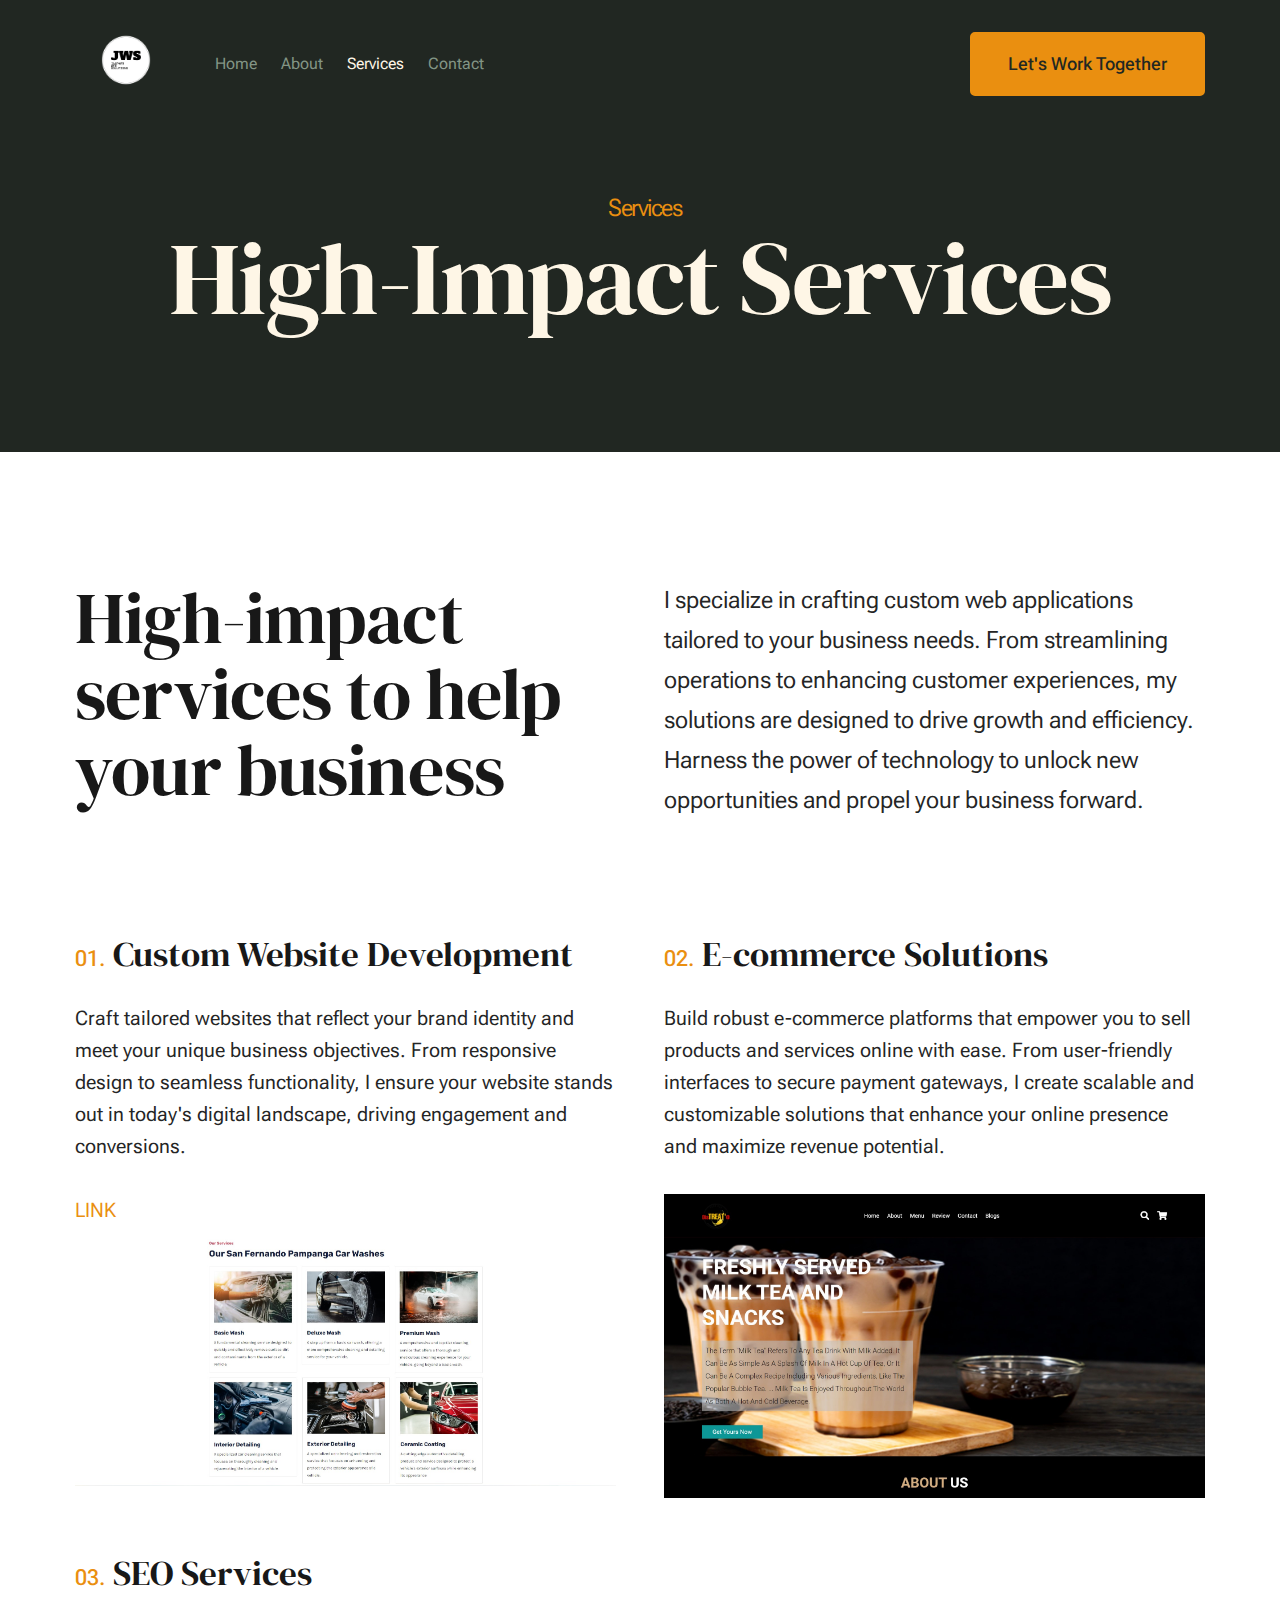
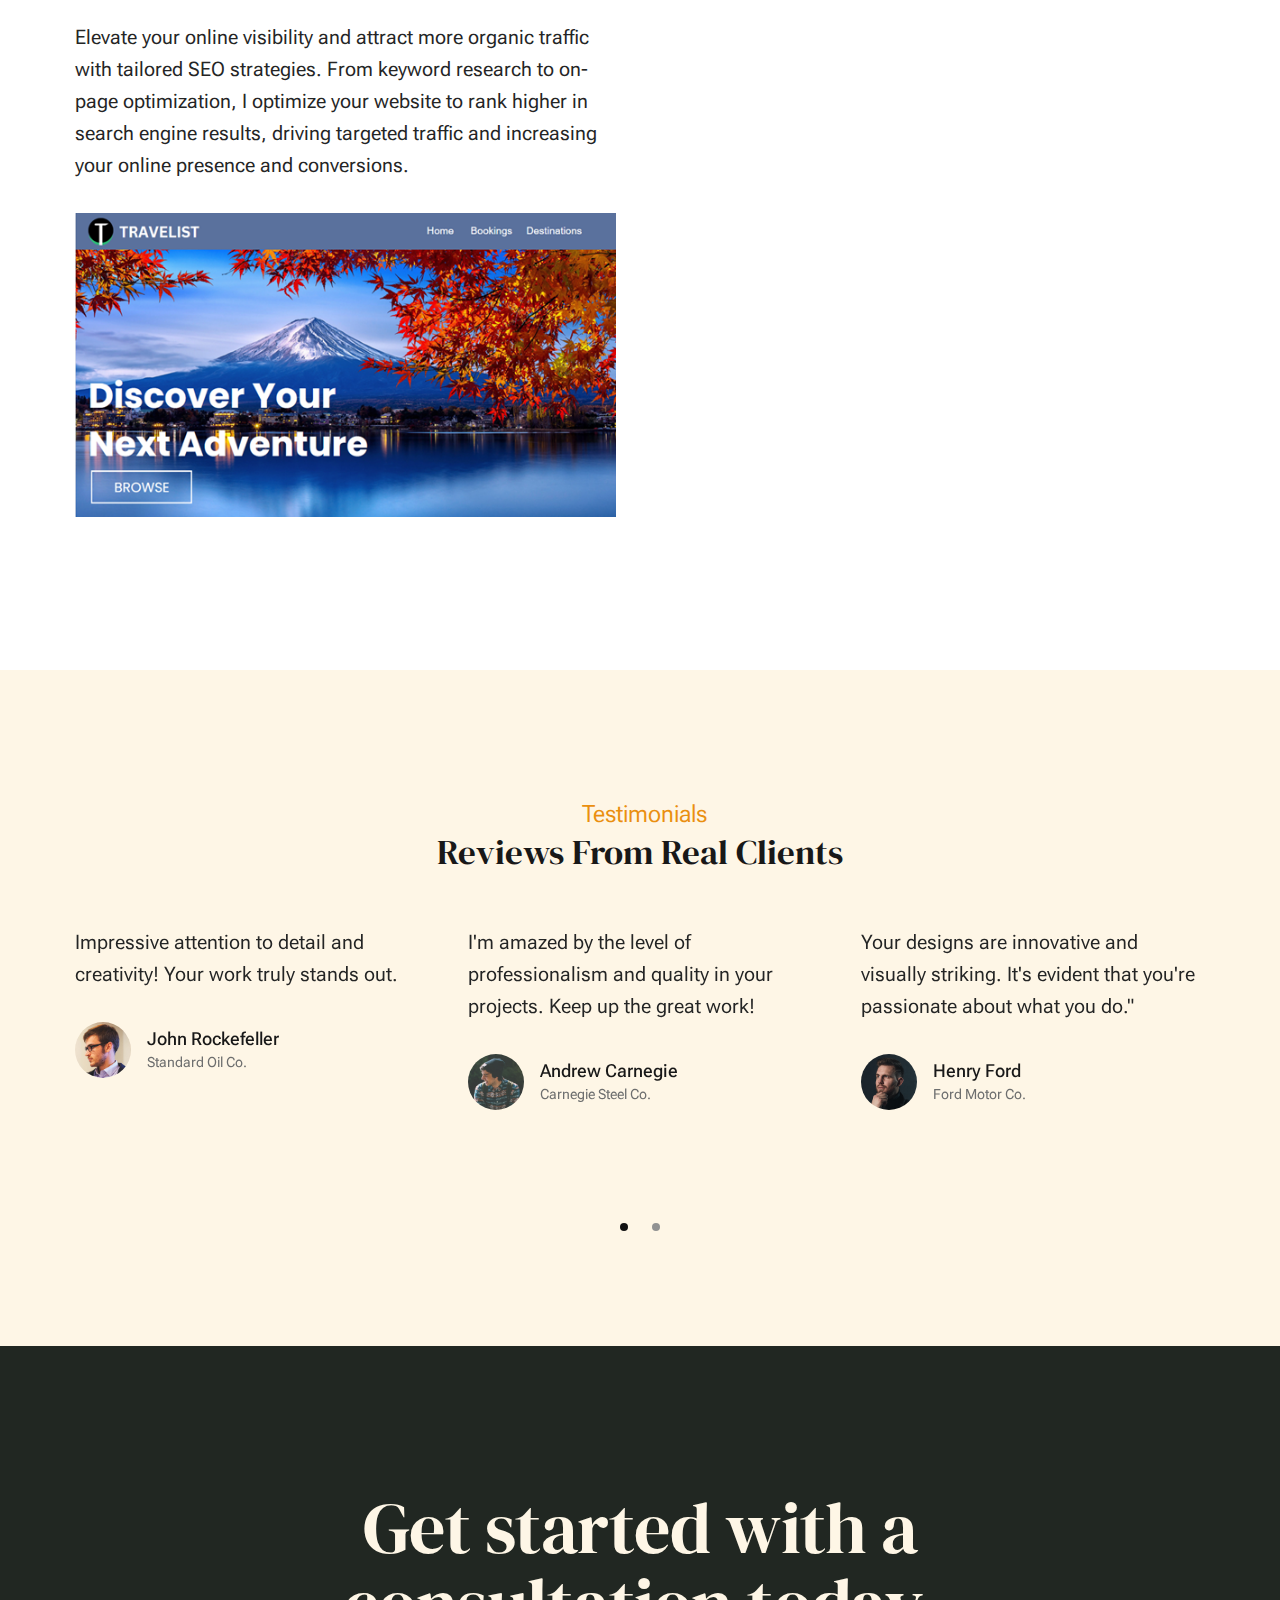
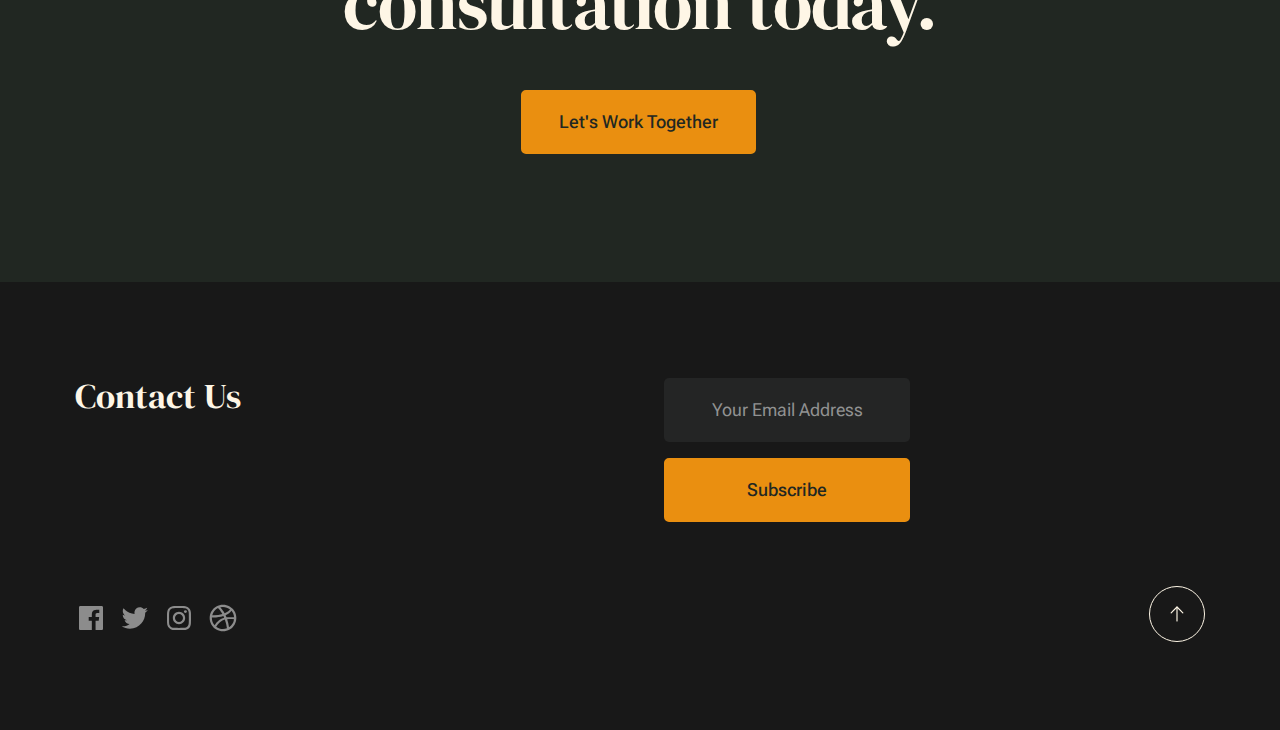
<file: services.html>
<!DOCTYPE html>
<html lang="en" class="no-js" >
<head>

    <!--- basic page needs
    ================================================== -->
    <meta charset="utf-8">
    <meta name="viewport" content="width=device-width, initial-scale=1">
    <title>Services - JWS</title>

    <script>
        document.documentElement.classList.remove('no-js');
        document.documentElement.classList.add('js');
    </script>

    <!-- CSS
    ================================================== -->
    <link rel="stylesheet" href="css/vendor.css">
    <link rel="stylesheet" href="css/styles.css">

    <!-- favicons
    ================================================== -->
    <link rel="apple-touch-icon" sizes="180x180" href="apple-touch-icon.png">
    <link rel="icon" type="image/png" sizes="32x32" href="favicon-32x32.png">
    <link rel="icon" type="image/png" sizes="16x16" href="favicon-16x16.png">
    <link rel="manifest" href="site.webmanifest">

</head>


<body id="top">


    <!-- preloader
    ================================================== -->
    <div id="preloader">
        <div id="loader" class="dots-fade">
            <div></div>
            <div></div>
            <div></div>
        </div>
    </div>


    <!-- page wrap
    ================================================== -->
    <div id="page" class="s-pagewrap">

        <!-- # site header 
        ================================================== -->
        <header class="s-header">

            <div class="row s-header__inner width-sixteen-col">

                <div class="s-header__block">
                    <div class="s-header__logo">
                        <a class="logo" href="index.html">
                            <img src="images/logo.png" alt="Homepage">
                        </a>
                    </div>

                    <a class="s-header__menu-toggle" href="#0"><span>Menu</span></a>
                </div> <!-- end s-header__block -->

                <nav class="s-header__nav">
    
                    <ul class="s-header__menu-links">
                        <li><a href="index.html">Home</a></li>
                        <li><a href="about.html">About</a></li>
                        <li class="current"><a href="services.html">Services</a></li>
                        <li><a href="contact.html">Contact</a></li>
                    </ul> <!-- s-header__menu-links -->

                    <div class="s-header__contact">
                        <a href="contact.html" class="btn btn--primary s-header__contact-btn">Let's Work Together</a>                        
                    </div> <!-- s-header__contact -->
    
                </nav> <!-- end s-header__nav -->

            </div> <!-- end s-header__inner -->

        </header> <!-- end s-header -->

        <!-- # site main content
        ================================================== -->
        <section id="content" class="s-content">

               <section class="s-pageheader pageheader">
                    <div class="row">
                        <div class="column xl-12">
                            <h1 class="page-title">
                                <span class="page-title__small-type text-pretitle">Services</span>
                                High-Impact Services
                            </h1>
                            
                        </div>
                    </div>
               </section> <!-- pageheader -->  

               <section class="s-pagecontent pagecontent">

                    <div class="row pageintro">
                        <div class="column xl-6 lg-12">
                            <h2 class="text-display-title">High-impact services to help your business</h2>
                        </div>
                        <div class="column xl-6 lg-12 u-flexitem-x-right">
                            <p class="lead">
                                I specialize in crafting custom web applications tailored to your business needs.
                                From streamlining operations to enhancing customer experiences, my solutions are
                                designed to drive growth and efficiency. Harness the power of technology to unlock
                                new opportunities and propel your business forward.
                            </p>
                        </div>                       
                    </div>  <!-- pageintro -->       

                    <div class="row">
                        <div class="column xl-12 grid-block">             
                        
                            <div class="grid-full grid-list-items list-items show-ctr">
                                
                                <div class="grid-list-items__item list-items__item">
                                    <div class="list-items__item-header">
                                        <h3 class="list-items__item-title">Custom Website Development</h3>
                                    </div>
                                    <div class="list-items__item-text">
                                        <p>
                                            Craft tailored websites that reflect your brand identity and meet your
                                            unique business objectives. From responsive design to seamless functionality,
                                            I ensure your website stands out in today's digital landscape, driving engagement
                                            and conversions.
                                        </p>
                    
                                    </div>
                                    <div class="list-items__item-img">
                                        <a href="https://autoworld-carwash.shop/" target="_blank">LINK
                                        <img src="images/services/autoworld-1.jpg" alt="Digital Marketing">
                                    </a>
                                    </div>
                                </div> <!-- end list-items__item -->

                                <div class="grid-list-items__item list-items__item">
                                    <div class="list-items__item-header">
                                        <h3 class="list-items__item-title">E-commerce Solutions</h3>
                                    </div>
                                    <div class="list-items__item-text">
                                        <p>
                                            Build robust e-commerce platforms that empower you to sell products and services online
                                            with ease. From user-friendly interfaces to secure payment gateways, I create scalable
                                            and customizable solutions that enhance your online presence and maximize revenue
                                            potential.
                                        </p>
                    
                                    </div>
                                    <div class="list-items__item-img">
                                        <img src="images/services/cafe-1.jpg" alt="Digital Marketing">
                                    </div>
                                </div> <!-- end list-items__item -->

                                <div class="grid-list-items__item list-items__item">
                                    <div class="list-items__item-header">
                                        <h3 class="list-items__item-title">SEO Services</h3>
                                    </div>
                                    <div class="list-items__item-text">
                                        <p>
                                            Elevate your online visibility and attract more organic traffic with tailored SEO strategies.
                                            From keyword research to on-page optimization, I optimize your website to rank higher in
                                            search engine results, driving targeted traffic and increasing your online presence and
                                            conversions.
                                        </p>
                    
                                    </div>
                                    <div class="list-items__item-img">
                                        <img src="images/services/travel-1.png" alt="Digital Marketing">
                                    </div>
                                </div> <!-- end list-items__item -->

                                
                                
                                <!-- Repeat the same structure for other services -->
                    
                            </div> <!-- grid-list-items -->
                            
                    
                        </div> <!-- end grid-block-->
                    </div> <!-- end row -->
                    

               </section> <!-- pagecontent -->

               <section class="s-testimonials">

                    <div class="s-testimonials__header row row-x-center text-center">
                        <div class="column xl-8 lg-12">
        
                            <p class="text-pretitle">
                            Testimonials
                            </p>
                            <h3>
                            Reviews From Real Clients
                            </h3>                        
        
                        </div>
                    </div> <!--end s-testimonials__header -->

                    <div class="row s-testimonials__content">
                        <div class="column xl-12 testimonials">

                            <div class="swiper-container testimonials__slider page-slider">

                                <div class="swiper-wrapper">
                                    <div class="testimonials__slide swiper-slide">
                                        <p>
                                            Impressive attention to detail and creativity! Your work truly stands out.
                                        </p>
                                        <div class="testimonials__author">
                                            <img src="images/avatars/user-01.jpg" alt="Author image" class="testimonials__avatar">
                                            <cite class="testimonials__cite">
                                                <strong>John Rockefeller</strong>
                                                <span>Standard Oil Co.</span>
                                            </cite>
                                        </div>
                                    </div>
                                    <div class="testimonials__slide swiper-slide">
                                        <p>
                                            I'm amazed by the level of professionalism and quality in your projects. Keep up the great work!
                                        </p>
                                        <div class="testimonials__author">
                                            <img src="images/avatars/user-04.jpg" alt="Author image" class="testimonials__avatar">
                                            <cite class="testimonials__cite">
                                                <strong>Andrew Carnegie</strong>
                                                <span>Carnegie Steel Co.</span>
                                            </cite>
                                        </div>
                                    </div>
                                    <div class="testimonials__slide swiper-slide">
                                        <p>
                                            Your designs are innovative and visually striking. It's evident that you're passionate about what you do."
                                        </p>
                                        <div class="testimonials__author">
                                            <img src="images/avatars/user-06.jpg" alt="Author image" class="testimonials__avatar">
                                            <cite class="testimonials__cite">
                                                <strong>Henry Ford</strong>
                                                <span>Ford Motor Co.</span>
                                            </cite>
                                        </div>
                                    </div>
                                    <div class="testimonials__slide swiper-slide">
                                        <p>
                                            I'm thoroughly impressed by the efficiency and effectiveness of your solutions. Working with you has been a pleasure!
                                        </p>
                                        <div class="testimonials__author">
                                            <img src="images/avatars/user-02.jpg" alt="Author image" class="testimonials__avatar">
                                            <cite class="testimonials__cite">
                                                <strong>John Morgan</strong>
                                                <span>JP Morgan & Co.</span>
                                            </cite>
                                        </div>
                                    </div> 
                                </div> <!-- end swiper-wrapper --> 

                                <div class="swiper-pagination"></div>

                            </div> <!--end testimonials__slider --> 

                        </div> <!-- testimonials -->
                    </div> <!--end s-testimonials__content -->

               </section> <!-- end s-testimonials -->

        </section> <!-- s-content-->

        <!-- # cta
        ================================================== -->
        <section id="cta" class="s-cta">

            <div class="row row-x-center text-center">
                <div class="column xl-8 lg-12">

                    <div class="s-cta__content">
                        <h2 class="text-display-title">
                        Get started with a consultation today.
                        </h2>
                        <a href="contact.html" class="btn btn--primary">Let's Work Together</a>
                    </div>

                </div>
            </div>

        </section> <!-- end s-cta -->


        <!-- # footer 
        ================================================== -->
        <footer class="s-footer">
            <div class="row s-footer__content">
                <div class="column xl-6 lg-6 md-12 s-footer__block s-footer__about">                    
                    <h3>Contact Us</h3>             
                </div>                
                <div class="column xl-3 lg-6 md-12 tab-12 s-footer__block s-footer__newsletter">

                    <div class="subscribe-form">
                        <form id="mc-form" class="mc-form">
                            <input type="email" name="EMAIL" id="mce-EMAIL" class="u-fullwidth text-center" placeholder="Your Email Address" title="The domain portion of the email address is invalid (the portion after the @)." pattern="^([^\x00-\x20\x22\x28\x29\x2c\x2e\x3a-\x3c\x3e\x40\x5b-\x5d\x7f-\xff]+|\x22([^\x0d\x22\x5c\x80-\xff]|\x5c[\x00-\x7f])*\x22)(\x2e([^\x00-\x20\x22\x28\x29\x2c\x2e\x3a-\x3c\x3e\x40\x5b-\x5d\x7f-\xff]+|\x22([^\x0d\x22\x5c\x80-\xff]|\x5c[\x00-\x7f])*\x22))*\x40([^\x00-\x20\x22\x28\x29\x2c\x2e\x3a-\x3c\x3e\x40\x5b-\x5d\x7f-\xff]+|\x5b([^\x0d\x5b-\x5d\x80-\xff]|\x5c[\x00-\x7f])*\x5d)(\x2e([^\x00-\x20\x22\x28\x29\x2c\x2e\x3a-\x3c\x3e\x40\x5b-\x5d\x7f-\xff]+|\x5b([^\x0d\x5b-\x5d\x80-\xff]|\x5c[\x00-\x7f])*\x5d))*(\.\w{2,})+$" required>
                            <input type="submit" name="subscribe" value="Subscribe" class="btn btn--primary btn--small u-fullwidth">
                            <!-- <div style="position: absolute; left: -5000px;" aria-hidden="true"><input type="text" name="b_cdb7b577e41181934ed6a6a44_9a91cfe7b3" tabindex="-1" value=""></div> -->
                            <div class="mc-status"></div>
                        </form>
                    </div>
                </div>
            </div>    
            
            <div class="row s-footer__bottom">
                <div class="column xl-6 lg-12">
                    <ul class="s-footer__social social-list">
                        <li>
                            <a href="#0">
                                <svg xmlns="http://www.w3.org/2000/svg" width="24" height="24" viewBox="0 0 24 24" style="fill:rgba(0, 0, 0, 1);transform:;-ms-filter:"><path d="M20,3H4C3.447,3,3,3.448,3,4v16c0,0.552,0.447,1,1,1h8.615v-6.96h-2.338v-2.725h2.338v-2c0-2.325,1.42-3.592,3.5-3.592 c0.699-0.002,1.399,0.034,2.095,0.107v2.42h-1.435c-1.128,0-1.348,0.538-1.348,1.325v1.735h2.697l-0.35,2.725h-2.348V21H20 c0.553,0,1-0.448,1-1V4C21,3.448,20.553,3,20,3z"></path></svg>
                                <span class="u-screen-reader-text">Facebook</span>
                            </a>
                        </li>
                        <li>
                            <a href="#0">
                                <svg xmlns="http://www.w3.org/2000/svg" width="24" height="24" viewBox="0 0 24 24" style="fill:rgba(0, 0, 0, 1);transform:;-ms-filter:"><path d="M19.633,7.997c0.013,0.175,0.013,0.349,0.013,0.523c0,5.325-4.053,11.461-11.46,11.461c-2.282,0-4.402-0.661-6.186-1.809 c0.324,0.037,0.636,0.05,0.973,0.05c1.883,0,3.616-0.636,5.001-1.721c-1.771-0.037-3.255-1.197-3.767-2.793 c0.249,0.037,0.499,0.062,0.761,0.062c0.361,0,0.724-0.05,1.061-0.137c-1.847-0.374-3.23-1.995-3.23-3.953v-0.05 c0.537,0.299,1.16,0.486,1.82,0.511C3.534,9.419,2.823,8.184,2.823,6.787c0-0.748,0.199-1.434,0.548-2.032 c1.983,2.443,4.964,4.04,8.306,4.215c-0.062-0.3-0.1-0.611-0.1-0.923c0-2.22,1.796-4.028,4.028-4.028 c1.16,0,2.207,0.486,2.943,1.272c0.91-0.175,1.782-0.512,2.556-0.973c-0.299,0.935-0.936,1.721-1.771,2.22 c0.811-0.088,1.597-0.312,2.319-0.624C21.104,6.712,20.419,7.423,19.633,7.997z"></path></svg>
                                <span class="u-screen-reader-text">Twitter</span>
                            </a>
                        </li>
                        <li>
                            <a href="#0">
                                <svg xmlns="http://www.w3.org/2000/svg" width="24" height="24" viewBox="0 0 24 24" style="fill:rgba(0, 0, 0, 1);transform:;-ms-filter:"><path d="M11.999,7.377c-2.554,0-4.623,2.07-4.623,4.623c0,2.554,2.069,4.624,4.623,4.624c2.552,0,4.623-2.07,4.623-4.624 C16.622,9.447,14.551,7.377,11.999,7.377L11.999,7.377z M11.999,15.004c-1.659,0-3.004-1.345-3.004-3.003 c0-1.659,1.345-3.003,3.004-3.003s3.002,1.344,3.002,3.003C15.001,13.659,13.658,15.004,11.999,15.004L11.999,15.004z"></path><circle cx="16.806" cy="7.207" r="1.078"></circle><path d="M20.533,6.111c-0.469-1.209-1.424-2.165-2.633-2.632c-0.699-0.263-1.438-0.404-2.186-0.42 c-0.963-0.042-1.268-0.054-3.71-0.054s-2.755,0-3.71,0.054C7.548,3.074,6.809,3.215,6.11,3.479C4.9,3.946,3.945,4.902,3.477,6.111 c-0.263,0.7-0.404,1.438-0.419,2.186c-0.043,0.962-0.056,1.267-0.056,3.71c0,2.442,0,2.753,0.056,3.71 c0.015,0.748,0.156,1.486,0.419,2.187c0.469,1.208,1.424,2.164,2.634,2.632c0.696,0.272,1.435,0.426,2.185,0.45 c0.963,0.042,1.268,0.055,3.71,0.055s2.755,0,3.71-0.055c0.747-0.015,1.486-0.157,2.186-0.419c1.209-0.469,2.164-1.424,2.633-2.633 c0.263-0.7,0.404-1.438,0.419-2.186c0.043-0.962,0.056-1.267,0.056-3.71s0-2.753-0.056-3.71C20.941,7.57,20.801,6.819,20.533,6.111z M19.315,15.643c-0.007,0.576-0.111,1.147-0.311,1.688c-0.305,0.787-0.926,1.409-1.712,1.711c-0.535,0.199-1.099,0.303-1.67,0.311 c-0.95,0.044-1.218,0.055-3.654,0.055c-2.438,0-2.687,0-3.655-0.055c-0.569-0.007-1.135-0.112-1.669-0.311 c-0.789-0.301-1.414-0.923-1.719-1.711c-0.196-0.534-0.302-1.099-0.311-1.669c-0.043-0.95-0.053-1.218-0.053-3.654 c0-2.437,0-2.686,0.053-3.655c0.007-0.576,0.111-1.146,0.311-1.687c0.305-0.789,0.93-1.41,1.719-1.712 c0.534-0.198,1.1-0.303,1.669-0.311c0.951-0.043,1.218-0.055,3.655-0.055c2.437,0,2.687,0,3.654,0.055 c0.571,0.007,1.135,0.112,1.67,0.311c0.786,0.303,1.407,0.925,1.712,1.712c0.196,0.534,0.302,1.099,0.311,1.669 c0.043,0.951,0.054,1.218,0.054,3.655c0,2.436,0,2.698-0.043,3.654H19.315z"></path></svg>
                                <span class="u-screen-reader-text">Instagram</span>
                            </a>
                        </li>
                        <li>
                            <a href="#0">
                                <svg xmlns="http://www.w3.org/2000/svg" width="24" height="24" viewBox="0 0 24 24" style="fill: rgba(0, 0, 0, 1);transform: ;msFilter:;"><path d="M20.66 6.98a9.932 9.932 0 0 0-3.641-3.64C15.486 2.447 13.813 2 12 2s-3.486.447-5.02 1.34c-1.533.893-2.747 2.107-3.64 3.64S2 10.187 2 12s.446 3.487 1.34 5.02a9.924 9.924 0 0 0 3.641 3.64C8.514 21.553 10.187 22 12 22s3.486-.447 5.02-1.34a9.932 9.932 0 0 0 3.641-3.64C21.554 15.487 22 13.813 22 12s-.446-3.487-1.34-5.02zM12 3.66c2 0 3.772.64 5.32 1.919-.92 1.174-2.286 2.14-4.1 2.9-1.002-1.813-2.088-3.327-3.261-4.54A7.715 7.715 0 0 1 12 3.66zM5.51 6.8a8.116 8.116 0 0 1 2.711-2.22c1.212 1.201 2.325 2.7 3.34 4.5-2 .6-4.114.9-6.341.9-.573 0-1.006-.013-1.3-.04A8.549 8.549 0 0 1 5.51 6.8zM3.66 12c0-.054.003-.12.01-.2.007-.08.01-.146.01-.2.254.014.641.02 1.161.02 2.666 0 5.146-.367 7.439-1.1.187.373.381.793.58 1.26-1.32.293-2.674 1.006-4.061 2.14S6.4 16.247 5.76 17.5c-1.4-1.587-2.1-3.42-2.1-5.5zM12 20.34c-1.894 0-3.594-.587-5.101-1.759.601-1.187 1.524-2.322 2.771-3.401 1.246-1.08 2.483-1.753 3.71-2.02a29.441 29.441 0 0 1 1.56 6.62 8.166 8.166 0 0 1-2.94.56zm7.08-3.96a8.351 8.351 0 0 1-2.58 2.621c-.24-2.08-.7-4.107-1.379-6.081.932-.066 1.765-.1 2.5-.1.799 0 1.686.034 2.659.1a8.098 8.098 0 0 1-1.2 3.46zm-1.24-5c-1.16 0-2.233.047-3.22.14a27.053 27.053 0 0 0-.68-1.62c2.066-.906 3.532-2.006 4.399-3.3 1.2 1.414 1.854 3.027 1.96 4.84-.812-.04-1.632-.06-2.459-.06z"></path></svg>
                                <span class="u-screen-reader-text">Dribbble</span>
                            </a>
                        </li>
                    </ul> <!-- end s-footer__social -->
                </div>

                <div class="ss-go-top">
                    <a class="smoothscroll" title="Back to Top" href="#top">
                        <svg xmlns="http://www.w3.org/2000/svg" viewBox="0 0 24 24" width="36" height="36" fill="none" stroke="#ffffff" stroke-width="1" stroke-linecap="round" stroke-linejoin="round">&lt;!--!  Atomicons Free 1.00 by @atisalab License - https://atomicons.com/license/ (Icons: CC BY 4.0) Copyright 2021 Atomicons --&gt;<polyline points="17 11 12 6 7 11"></polyline><line x1="12" y1="18" x2="12" y2="6"></line></svg>
                    </a>
                </div> <!-- end ss-go-top -->
            </div>
            
        </footer> <!-- end s-footer -->

    </div> <!-- end page-wrap -->

    <!-- Java Script
    ================================================== -->
    <script src="js/plugins.js"></script>
    <script src="js/main.js"></script>

</body>
</html>
</file>
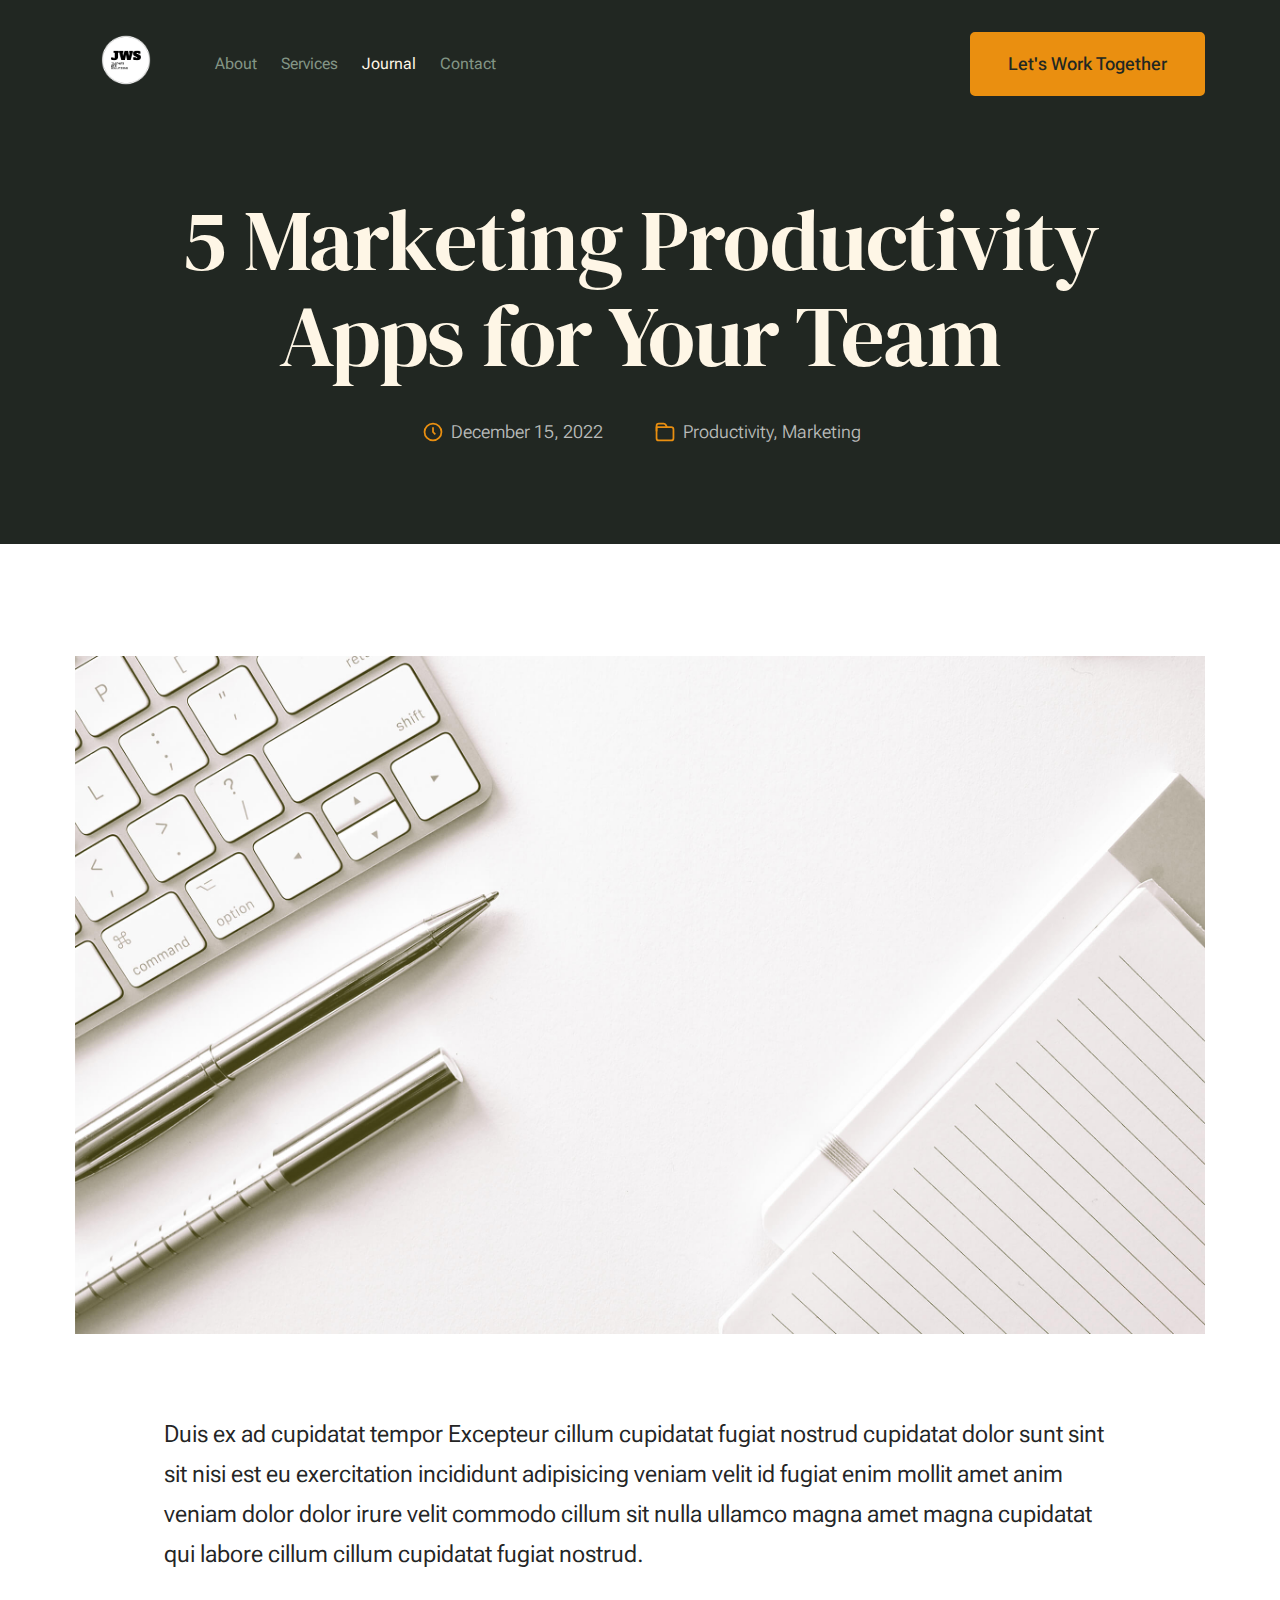
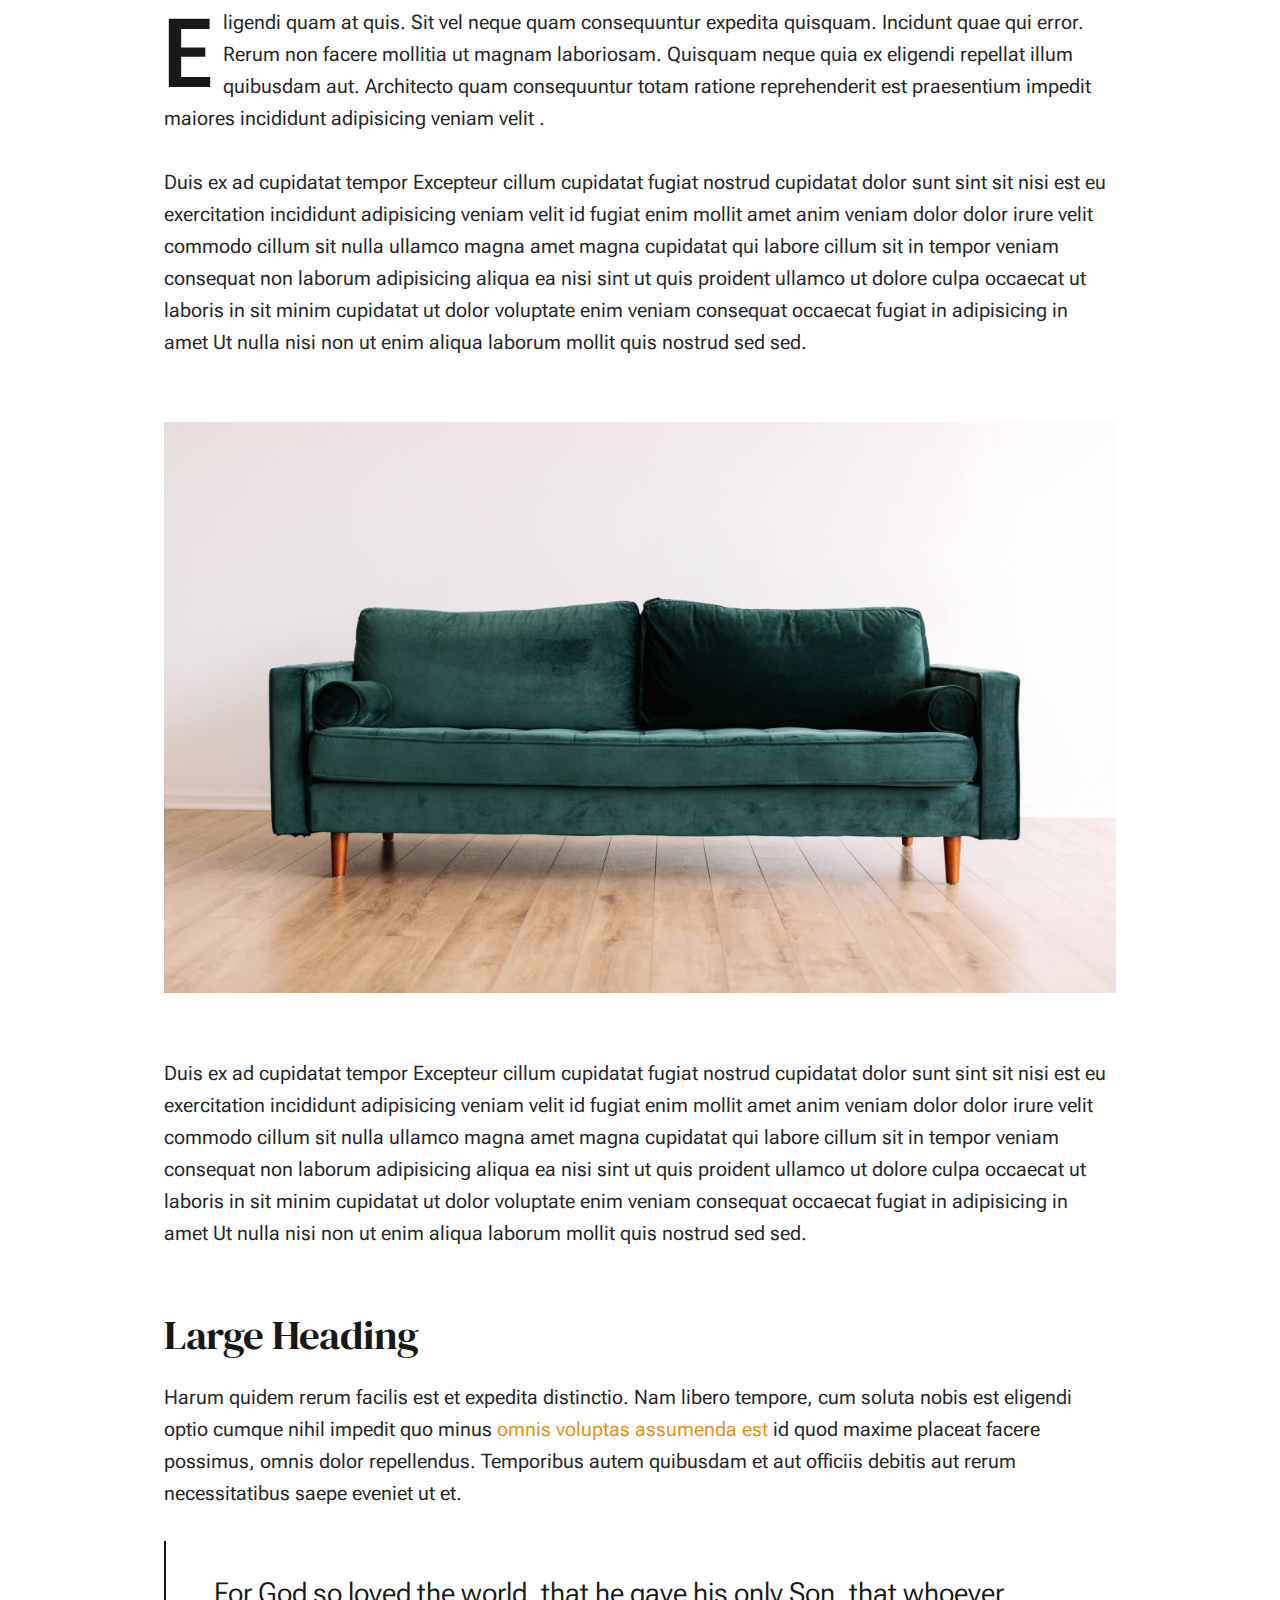
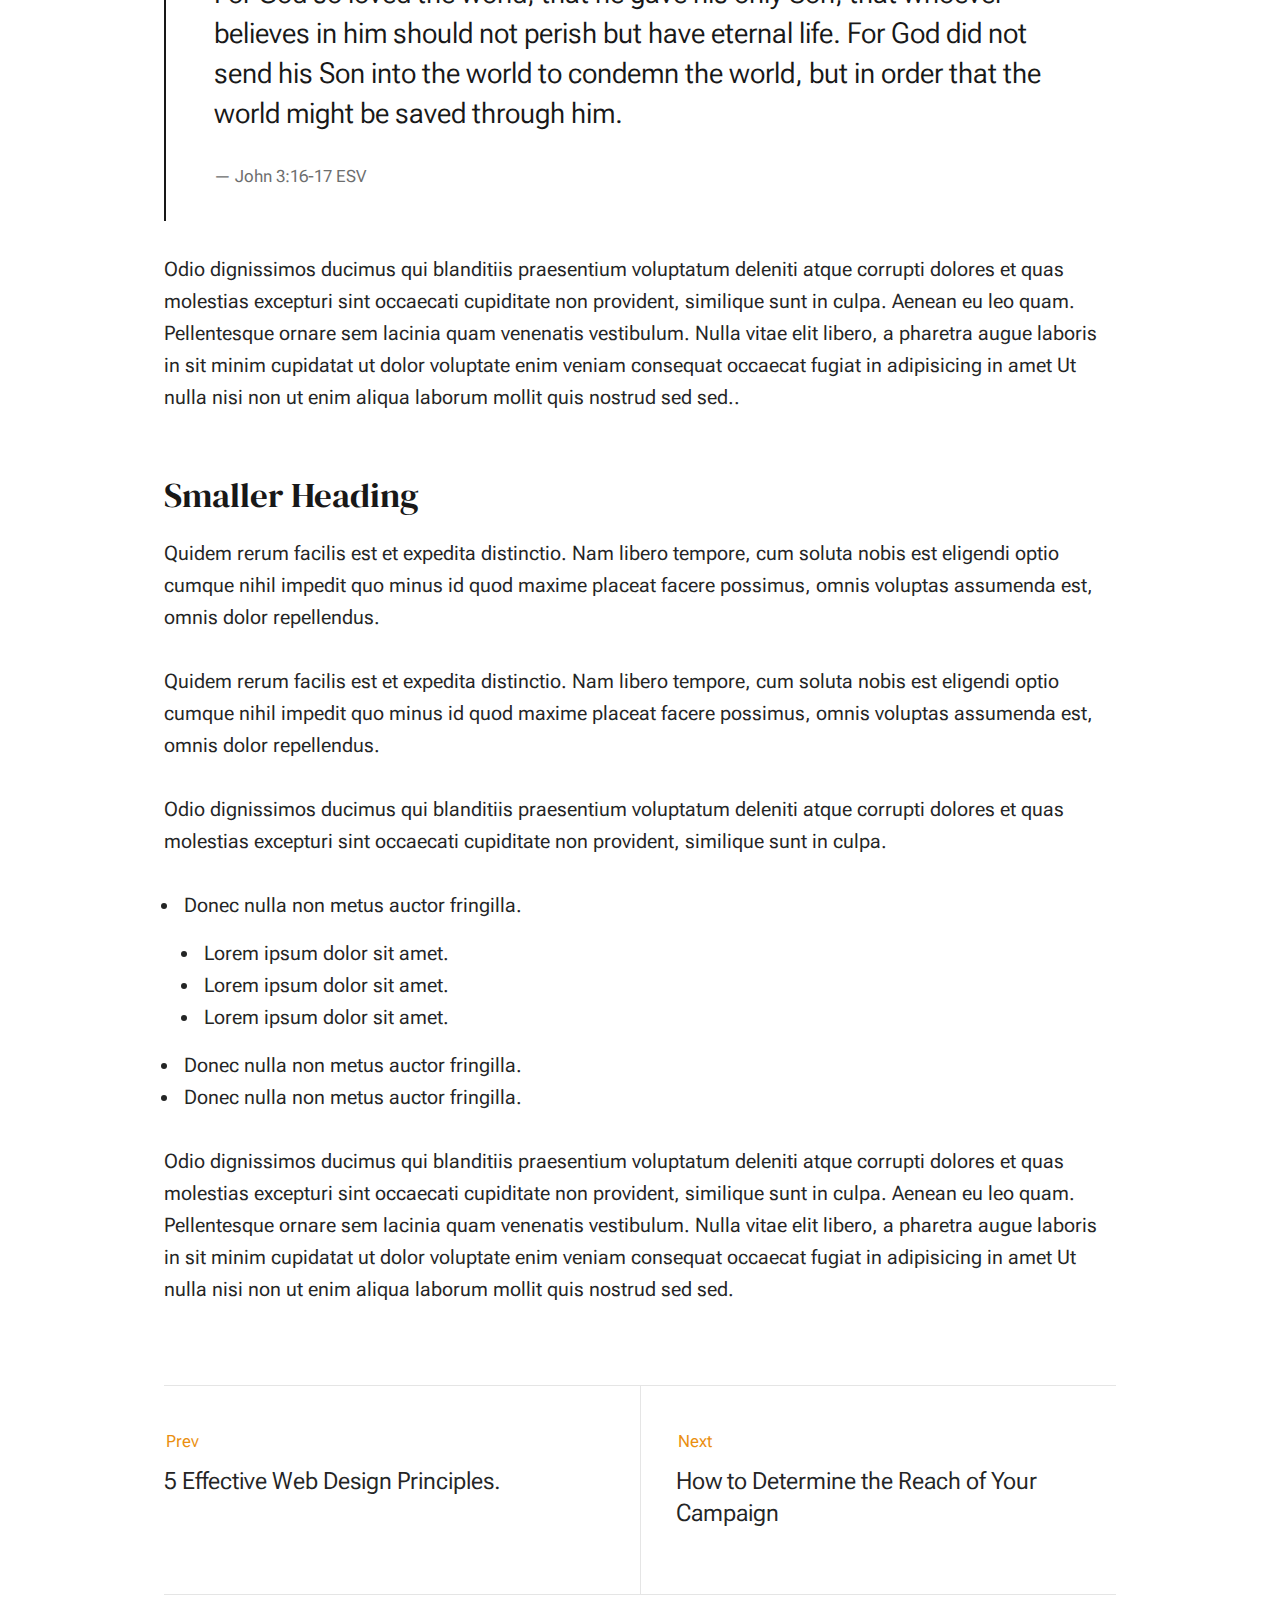
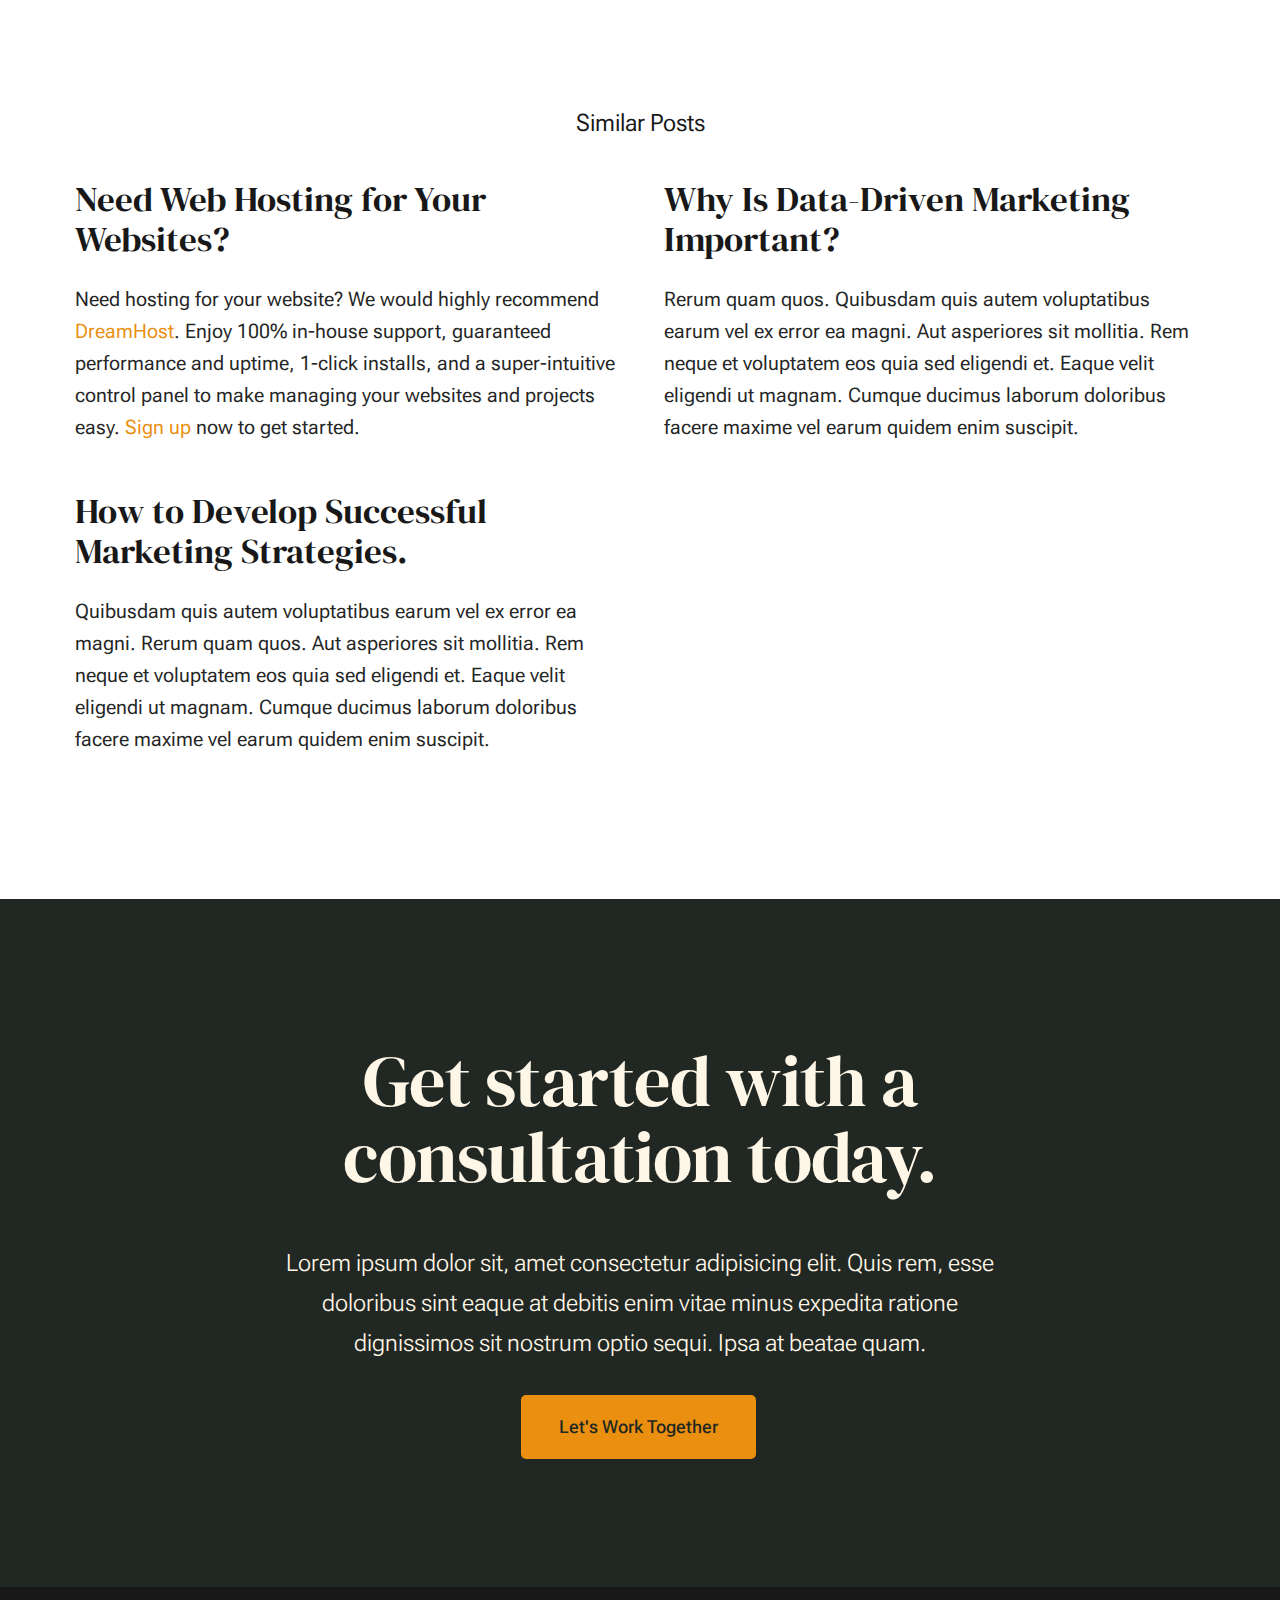
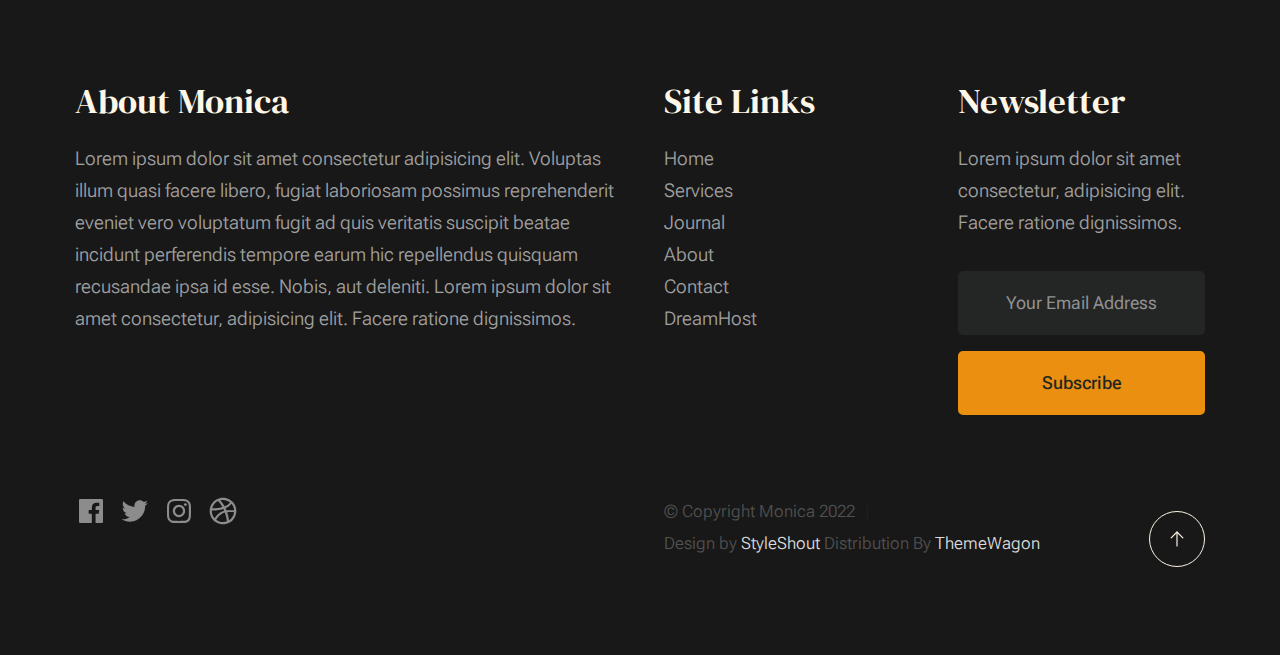
<file: single.html>
<!DOCTYPE html>
<html lang="en" class="no-js" >
<head>

    <!--- basic page needs
    ================================================== -->
    <meta charset="utf-8">
    <meta name="viewport" content="width=device-width, initial-scale=1">
    <title>Single - Monica</title>

    <script>
        document.documentElement.classList.remove('no-js');
        document.documentElement.classList.add('js');
    </script>

    <!-- CSS
    ================================================== -->
    <link rel="stylesheet" href="css/vendor.css">
    <link rel="stylesheet" href="css/styles.css">

    <!-- favicons
    ================================================== -->
    <link rel="apple-touch-icon" sizes="180x180" href="apple-touch-icon.png">
    <link rel="icon" type="image/png" sizes="32x32" href="favicon-32x32.png">
    <link rel="icon" type="image/png" sizes="16x16" href="favicon-16x16.png">
    <link rel="manifest" href="site.webmanifest">

</head>


<body id="top">


    <!-- preloader
    ================================================== -->
    <div id="preloader">
        <div id="loader" class="dots-fade">
            <div></div>
            <div></div>
            <div></div>
        </div>
    </div>


    <!-- page wrap
    ================================================== -->
    <div id="page" class="s-pagewrap">


        <!-- # site header 
        ================================================== -->
        <header class="s-header">

            <div class="row s-header__inner width-sixteen-col">

                <div class="s-header__block">
                    <div class="s-header__logo">
                        <a class="logo" href="index.html">
                            <img src="images/logo.png" alt="Homepage">
                        </a>
                    </div>

                    <a class="s-header__menu-toggle" href="#0"><span>Menu</span></a>
                </div> <!-- end s-header__block -->

                <nav class="s-header__nav">    
                    <ul class="s-header__menu-links">
                        <li><a href="about.html">About</a></li>
                        <li><a href="services.html">Services</a></li>
                        <li class="current"><a href="blog.html">Journal</a></li>
                        <li><a href="contact.html">Contact</a></li>
                    </ul> <!-- s-header__menu-links -->

                    <div class="s-header__contact">
                        <a href="contact.html" class="btn btn--primary s-header__contact-btn">Let's Work Together</a>
                        
                    </div> <!-- s-header__contact -->    
                </nav> <!-- end s-header__nav -->

            </div> <!-- end s-header__inner -->

        </header> <!-- end s-header -->


        <!-- # site main content
        ================================================== -->
        <article id="content" class="s-content entry">

            <div class="s-pageheader entry__header">
                <div class="row">
                    <div class="column xl-12">

                        <h1 class="entry__title">
                            5 Marketing Productivity Apps for Your Team
                        </h1> <!-- end entry__title -->

                        <div class="entry__meta">
                            <div class="entry__meta-date">
                                <svg width="24" height="24" fill="none" viewBox="0 0 24 24">
                                    <circle cx="12" cy="12" r="7.25" stroke="currentColor" stroke-width="1.5"></circle>
                                    <path stroke="currentColor" stroke-width="1.5" d="M12 8V12L14 14"></path>
                                </svg>
                                December 15, 2022 
                            </div>
                            <div class="entry__meta-cat">
                                <svg width="24" height="24" fill="none" viewBox="0 0 24 24">
                                    <path stroke="currentColor" stroke-linecap="round" stroke-linejoin="round" stroke-width="1.5" d="M19.25 17.25V9.75C19.25 8.64543 18.3546 7.75 17.25 7.75H4.75V17.25C4.75 18.3546 5.64543 19.25 6.75 19.25H17.25C18.3546 19.25 19.25 18.3546 19.25 17.25Z"></path>
                                    <path stroke="currentColor" stroke-linecap="round" stroke-linejoin="round" stroke-width="1.5" d="M13.5 7.5L12.5685 5.7923C12.2181 5.14977 11.5446 4.75 10.8127 4.75H6.75C5.64543 4.75 4.75 5.64543 4.75 6.75V11"></path>
                                </svg>                                      
                                <span class="cat-links">
                                    <a href="blog.html">Productivity</a>
                                    <a href="blog.html">Marketing</a>
                                </span>
                            </div>
                        </div> <!-- end entry__meta -->

                    </div>
                </div>
            </div> <!-- end entry__header --> 

            <div class="s-pagecontent entry__content">

                <div class="row entry__media">
                    <div class="column xl-12">
                        <figure class="featured-image">
                            <img src="images/thumbs/single/standard-1200.jpg" 
                                 srcset="images/thumbs/single/standard-2400.jpg 2400w, 
                                         images/thumbs/single/standard-1200.jpg 1200w, 
                                         images/thumbs/single/standard-600.jpg 600w" sizes="(max-width: 2400px) 100vw, 2400px" alt="">
                        </figure>
                    </div>
                </div> <!-- end entry__media -->

                <div class="row entry__primary width-narrower">
                    <div class="column xl-12"> 

                            <p class="lead">
                            Duis ex ad cupidatat tempor Excepteur cillum cupidatat fugiat nostrud cupidatat dolor 
                            sunt sint sit nisi est eu exercitation incididunt adipisicing veniam velit id fugiat 
                            enim mollit amet anim veniam dolor dolor irure velit commodo cillum sit nulla ullamco 
                            magna amet magna cupidatat qui labore cillum cillum cupidatat fugiat nostrud. </p> 

                            <p class="drop-cap">
                            Eligendi quam at quis. Sit vel neque quam consequuntur expedita quisquam. Incidunt quae 
                            qui error. Rerum non facere mollitia ut magnam laboriosam. Quisquam neque quia ex eligendi 
                            repellat illum quibusdam aut. Architecto quam consequuntur totam ratione reprehenderit est 
                            praesentium impedit maiores incididunt adipisicing veniam velit .
                            </p>
    
                            <p>
                            Duis ex ad cupidatat tempor Excepteur cillum cupidatat fugiat nostrud cupidatat dolor 
                            sunt sint sit nisi est eu exercitation incididunt adipisicing veniam velit id fugiat 
                            enim mollit amet anim veniam dolor dolor irure velit commodo cillum sit nulla ullamco 
                            magna amet magna cupidatat qui labore cillum sit in tempor veniam consequat non laborum 
                            adipisicing aliqua ea nisi sint ut quis proident ullamco ut dolore culpa occaecat ut 
                            laboris in sit minim cupidatat ut dolor voluptate enim veniam consequat occaecat fugiat 
                            in adipisicing in amet Ut nulla nisi non ut enim aliqua laborum mollit quis nostrud sed sed.
                            </p>
            
                            <figure class="alignwide">
                                <img src="images/sample-1200.jpg" 
                                     srcset="images/sample-2400.jpg 2400w, 
                                             images/sample-1200.jpg 1200w, 
                                             images/sample-600.jpg 600w" sizes="(max-width: 2400px) 100vw, 2400px" alt="">
                            </figure>
    
                            <p>
                            Duis ex ad cupidatat tempor Excepteur cillum cupidatat fugiat nostrud cupidatat dolor 
                            sunt sint sit nisi est eu exercitation incididunt adipisicing veniam velit id fugiat 
                            enim mollit amet anim veniam dolor dolor irure velit commodo cillum sit nulla ullamco 
                            magna amet magna cupidatat qui labore cillum sit in tempor veniam consequat non laborum 
                            adipisicing aliqua ea nisi sint ut quis proident ullamco ut dolore culpa occaecat ut 
                            laboris in sit minim cupidatat ut dolor voluptate enim veniam consequat occaecat fugiat 
                            in adipisicing in amet Ut nulla nisi non ut enim aliqua laborum mollit quis nostrud sed sed.
                            </p>
    
                            <h2>Large Heading</h2>
        
                            <p>
                            Harum quidem rerum facilis est et expedita distinctio. Nam libero tempore, cum soluta 
                            nobis est eligendi optio cumque nihil impedit quo minus <a href="http://#">omnis voluptas assumenda est</a> 
                            id quod maxime placeat facere possimus, omnis dolor repellendus. Temporibus autem quibusdam et 
                            aut officiis debitis aut rerum necessitatibus saepe eveniet ut et.</p>
    
                            <blockquote>
                                <p>
                                For God so loved the world, that he gave his only Son, that whoever believes in 
                                him should not perish but have eternal life. For God did not send his Son into 
                                the world to condemn the world, but in order that the world might be 
                                saved through him.
                                </p>
                                <cite>John 3:16-17 ESV</cite>
                            </blockquote>
    
                            <p>
                            Odio dignissimos ducimus qui blanditiis praesentium voluptatum deleniti atque corrupti dolores 
                            et quas molestias excepturi sint occaecati cupiditate non provident, similique sunt in culpa. 
                            Aenean eu leo quam. Pellentesque ornare sem lacinia quam venenatis vestibulum. Nulla vitae elit 
                            libero, a pharetra augue laboris in sit minim cupidatat ut dolor voluptate enim veniam consequat 
                            occaecat fugiat in adipisicing in amet Ut nulla nisi non ut enim aliqua laborum mollit quis nostrud sed sed..</p>
    
                            <h3>Smaller Heading</h3>
    
                            <p>
                            Quidem rerum facilis est et expedita distinctio. Nam libero tempore, cum soluta nobis est 
                            eligendi optio cumque nihil impedit quo minus id quod maxime placeat facere possimus, omnis voluptas 
                            assumenda est, omnis dolor repellendus.
                            </p>
    
                            <p>
                            Quidem rerum facilis est et expedita distinctio. Nam libero tempore, cum soluta nobis est 
                            eligendi optio cumque nihil impedit quo minus id quod maxime placeat facere possimus, omnis voluptas 
                            assumenda est, omnis dolor repellendus.
                            </p>
                                    
                            <p>
                            Odio dignissimos ducimus qui blanditiis praesentium voluptatum deleniti atque corrupti dolores et 
                            quas molestias excepturi sint occaecati cupiditate non provident, similique sunt in culpa.</p>
    
                            <ul>
                                <li>Donec nulla non metus auctor fringilla.
                                    <ul>
                                        <li>Lorem ipsum dolor sit amet.</li>
                                        <li>Lorem ipsum dolor sit amet.</li>
                                        <li>Lorem ipsum dolor sit amet.</li>
                                    </ul>
                                </li>
                                <li>Donec nulla non metus auctor fringilla.</li>
                                <li>Donec nulla non metus auctor fringilla.</li>
                            </ul>
    
                            <p>
                            Odio dignissimos ducimus qui blanditiis praesentium voluptatum deleniti atque corrupti dolores et quas 
                            molestias excepturi sint occaecati cupiditate non provident, similique sunt in culpa. Aenean eu leo quam. 
                            Pellentesque ornare sem lacinia quam venenatis vestibulum. Nulla vitae elit libero, a pharetra augue 
                            laboris in sit minim cupidatat ut dolor voluptate enim veniam consequat occaecat fugiat in adipisicing 
                            in amet Ut nulla nisi non ut enim aliqua laborum mollit quis nostrud sed sed.
                            </p>        

                            <div class="post-nav">
                                <div class="post-nav__prev">
                                    <a href="single-standard.html" rel="prev">
                                        <span>Prev</span>
                                        5 Effective Web Design Principles. 
                                    </a>
                                </div>
                                <div class="post-nav__next">
                                    <a href="single-standard.html" rel="next">
                                        <span>Next</span>
                                        How to Determine the Reach of Your Campaign
                                    </a>
                                </div>
                            </div> <!-- end post-nav -->                                                   
                   
                    </div> <!-- end column-->
                </div> <!-- end entry__primary -->    
                
                <div class="row related-posts">
                    <div class="column xl-12">

                        <h4 class="text-center">Similar Posts</h4>

                        <div class="grid-list-items">
                
                            <div class="grid-list-items__item blog-card">
                                <div class="blog-card__header">
                                    <h3 class="blog-card__title"><a href="https://www.dreamhost.com/r.cgi?287326">Need Web Hosting for Your Websites?</a></h3>
                                </div>
                                <div class="blog-card__text">
                                    <p>
                                    Need hosting for your website? We would highly recommend <a href="https://www.dreamhost.com/r.cgi?287326">DreamHost</a>.
                                    Enjoy 100% in-house support, guaranteed performance and uptime, 1-click installs, and a super-intuitive control 
                                    panel to make managing your websites and projects easy. <a href="https://www.dreamhost.com/r.cgi?287326">Sign up</a> now to get started.
                                    </p>
                                </div>
                            </div> <!-- end blog-card -->
                            <div class="grid-list-items__item blog-card">
                                <div class="blog-card__header">
                                    <h3 class="blog-card__title"><a href="single.html">Why Is Data-Driven Marketing Important?</a></h3>
                                </div>
                                <div class="blog-card__text">
                                    <p>
                                    Rerum quam quos. Quibusdam quis autem voluptatibus earum vel ex error ea magni. Aut asperiores 
                                    sit mollitia. Rem neque et voluptatem eos quia sed eligendi et. Eaque velit eligendi ut 
                                    magnam. Cumque ducimus laborum doloribus facere maxime vel earum quidem enim suscipit.
                                    </p>
                                </div>
                            </div> <!-- end blog-card -->
                            <div class="grid-list-items__item blog-card">
                                <div class="blog-card__header">
                                    <h3 class="blog-card__title"><a href="single.html">How to Develop Successful Marketing Strategies.</a></h3>
                                </div>
                                <div class="blog-card__text">
                                    <p>
                                    Quibusdam quis autem voluptatibus earum vel ex error ea magni. Rerum quam quos. Aut asperiores 
                                    sit mollitia. Rem neque et voluptatem eos quia sed eligendi et. Eaque velit eligendi ut 
                                    magnam. Cumque ducimus laborum doloribus facere maxime vel earum quidem enim suscipit.
                                    </p>
                                </div>
                            </div> <!-- end blog card -->
                        
                        </div> <!-- end grid-list-items -->
                          
                    </div> <!-- end column -->
                </div> <!-- end related-posts --> 

            </div> <!-- end entry__content -->

        </article> <!-- s-content entry-->
        

        <!-- # cta
        ================================================== -->
        <section id="cta" class="s-cta">

            <div class="row row-x-center text-center">
                <div class="column xl-8 lg-12">

                    <div class="s-cta__content">
                        <h2 class="text-display-title">
                        Get started with a consultation today.
                        </h2>
                        <p class="lead">
                        Lorem ipsum dolor sit, amet consectetur adipisicing elit. Quis rem, esse doloribus sint eaque at debitis enim vitae minus expedita ratione dignissimos sit nostrum optio sequi. Ipsa at beatae quam.
                        </p>
                        <a href="contact.html" class="btn btn--primary">Let's Work Together</a>
                    </div>

                </div>
            </div>

        </section> <!-- end s-cta -->


        <!-- # footer 
        ================================================== -->
        <footer class="s-footer">
            <div class="row s-footer__content">
                <div class="column xl-6 lg-6 md-12 s-footer__block s-footer__about">                    
                    <h3>About Monica</h3>
                    <p>
                    Lorem ipsum dolor sit amet consectetur adipisicing elit. Voluptas illum quasi facere libero, 
                    fugiat laboriosam possimus reprehenderit eveniet vero voluptatum fugit ad quis veritatis suscipit beatae 
                    incidunt perferendis tempore earum hic repellendus quisquam recusandae ipsa id esse. Nobis, aut deleniti.
                    Lorem ipsum dolor sit amet consectetur, adipisicing elit. Facere ratione dignissimos.
                    </p>               
                </div>                
                <div class="column xl-3 lg-6 md-12 s-footer__block s-footer__site-links">
                    <h3>Site Links</h3>
                    <ul class="link-list">
                        <li><a href="index.html">Home</a></li>
                        <li><a href="services.html">Services</a></li>
                        <li><a href="blog.html">Journal</a></li>
                        <li><a href="about.html">About</a></li>
                        <li><a href="contact.html">Contact</a></li>
                        <li><a href="https://www.dreamhost.com/r.cgi?287326">DreamHost</a></li>
                    </ul>
                </div>
                <div class="column xl-3 lg-6 md-12 tab-12 s-footer__block s-footer__newsletter">
                    <h3>Newsletter</h3>

                    <p>
                    Lorem ipsum dolor sit amet consectetur, adipisicing elit. Facere ratione dignissimos.
                    </p>

                    <div class="subscribe-form">
                        <form id="mc-form" class="mc-form">
                            <input type="email" name="EMAIL" id="mce-EMAIL" class="u-fullwidth text-center" placeholder="Your Email Address" title="The domain portion of the email address is invalid (the portion after the @)." pattern="^([^\x00-\x20\x22\x28\x29\x2c\x2e\x3a-\x3c\x3e\x40\x5b-\x5d\x7f-\xff]+|\x22([^\x0d\x22\x5c\x80-\xff]|\x5c[\x00-\x7f])*\x22)(\x2e([^\x00-\x20\x22\x28\x29\x2c\x2e\x3a-\x3c\x3e\x40\x5b-\x5d\x7f-\xff]+|\x22([^\x0d\x22\x5c\x80-\xff]|\x5c[\x00-\x7f])*\x22))*\x40([^\x00-\x20\x22\x28\x29\x2c\x2e\x3a-\x3c\x3e\x40\x5b-\x5d\x7f-\xff]+|\x5b([^\x0d\x5b-\x5d\x80-\xff]|\x5c[\x00-\x7f])*\x5d)(\x2e([^\x00-\x20\x22\x28\x29\x2c\x2e\x3a-\x3c\x3e\x40\x5b-\x5d\x7f-\xff]+|\x5b([^\x0d\x5b-\x5d\x80-\xff]|\x5c[\x00-\x7f])*\x5d))*(\.\w{2,})+$" required>
                            <input type="submit" name="subscribe" value="Subscribe" class="btn btn--primary btn--small u-fullwidth">
                            <!-- <div style="position: absolute; left: -5000px;" aria-hidden="true"><input type="text" name="b_cdb7b577e41181934ed6a6a44_9a91cfe7b3" tabindex="-1" value=""></div> -->
                            <div class="mc-status"></div>
                        </form>
                    </div>
                </div>
            </div>    
            
            <div class="row s-footer__bottom">
                <div class="column xl-6 lg-12">
                    <ul class="s-footer__social social-list">
                        <li>
                            <a href="#0">
                                <svg xmlns="http://www.w3.org/2000/svg" width="24" height="24" viewBox="0 0 24 24" style="fill:rgba(0, 0, 0, 1);transform:;-ms-filter:"><path d="M20,3H4C3.447,3,3,3.448,3,4v16c0,0.552,0.447,1,1,1h8.615v-6.96h-2.338v-2.725h2.338v-2c0-2.325,1.42-3.592,3.5-3.592 c0.699-0.002,1.399,0.034,2.095,0.107v2.42h-1.435c-1.128,0-1.348,0.538-1.348,1.325v1.735h2.697l-0.35,2.725h-2.348V21H20 c0.553,0,1-0.448,1-1V4C21,3.448,20.553,3,20,3z"></path></svg>
                                <span class="u-screen-reader-text">Facebook</span>
                            </a>
                        </li>
                        <li>
                            <a href="#0">
                                <svg xmlns="http://www.w3.org/2000/svg" width="24" height="24" viewBox="0 0 24 24" style="fill:rgba(0, 0, 0, 1);transform:;-ms-filter:"><path d="M19.633,7.997c0.013,0.175,0.013,0.349,0.013,0.523c0,5.325-4.053,11.461-11.46,11.461c-2.282,0-4.402-0.661-6.186-1.809 c0.324,0.037,0.636,0.05,0.973,0.05c1.883,0,3.616-0.636,5.001-1.721c-1.771-0.037-3.255-1.197-3.767-2.793 c0.249,0.037,0.499,0.062,0.761,0.062c0.361,0,0.724-0.05,1.061-0.137c-1.847-0.374-3.23-1.995-3.23-3.953v-0.05 c0.537,0.299,1.16,0.486,1.82,0.511C3.534,9.419,2.823,8.184,2.823,6.787c0-0.748,0.199-1.434,0.548-2.032 c1.983,2.443,4.964,4.04,8.306,4.215c-0.062-0.3-0.1-0.611-0.1-0.923c0-2.22,1.796-4.028,4.028-4.028 c1.16,0,2.207,0.486,2.943,1.272c0.91-0.175,1.782-0.512,2.556-0.973c-0.299,0.935-0.936,1.721-1.771,2.22 c0.811-0.088,1.597-0.312,2.319-0.624C21.104,6.712,20.419,7.423,19.633,7.997z"></path></svg>
                                <span class="u-screen-reader-text">Twitter</span>
                            </a>
                        </li>
                        <li>
                            <a href="#0">
                                <svg xmlns="http://www.w3.org/2000/svg" width="24" height="24" viewBox="0 0 24 24" style="fill:rgba(0, 0, 0, 1);transform:;-ms-filter:"><path d="M11.999,7.377c-2.554,0-4.623,2.07-4.623,4.623c0,2.554,2.069,4.624,4.623,4.624c2.552,0,4.623-2.07,4.623-4.624 C16.622,9.447,14.551,7.377,11.999,7.377L11.999,7.377z M11.999,15.004c-1.659,0-3.004-1.345-3.004-3.003 c0-1.659,1.345-3.003,3.004-3.003s3.002,1.344,3.002,3.003C15.001,13.659,13.658,15.004,11.999,15.004L11.999,15.004z"></path><circle cx="16.806" cy="7.207" r="1.078"></circle><path d="M20.533,6.111c-0.469-1.209-1.424-2.165-2.633-2.632c-0.699-0.263-1.438-0.404-2.186-0.42 c-0.963-0.042-1.268-0.054-3.71-0.054s-2.755,0-3.71,0.054C7.548,3.074,6.809,3.215,6.11,3.479C4.9,3.946,3.945,4.902,3.477,6.111 c-0.263,0.7-0.404,1.438-0.419,2.186c-0.043,0.962-0.056,1.267-0.056,3.71c0,2.442,0,2.753,0.056,3.71 c0.015,0.748,0.156,1.486,0.419,2.187c0.469,1.208,1.424,2.164,2.634,2.632c0.696,0.272,1.435,0.426,2.185,0.45 c0.963,0.042,1.268,0.055,3.71,0.055s2.755,0,3.71-0.055c0.747-0.015,1.486-0.157,2.186-0.419c1.209-0.469,2.164-1.424,2.633-2.633 c0.263-0.7,0.404-1.438,0.419-2.186c0.043-0.962,0.056-1.267,0.056-3.71s0-2.753-0.056-3.71C20.941,7.57,20.801,6.819,20.533,6.111z M19.315,15.643c-0.007,0.576-0.111,1.147-0.311,1.688c-0.305,0.787-0.926,1.409-1.712,1.711c-0.535,0.199-1.099,0.303-1.67,0.311 c-0.95,0.044-1.218,0.055-3.654,0.055c-2.438,0-2.687,0-3.655-0.055c-0.569-0.007-1.135-0.112-1.669-0.311 c-0.789-0.301-1.414-0.923-1.719-1.711c-0.196-0.534-0.302-1.099-0.311-1.669c-0.043-0.95-0.053-1.218-0.053-3.654 c0-2.437,0-2.686,0.053-3.655c0.007-0.576,0.111-1.146,0.311-1.687c0.305-0.789,0.93-1.41,1.719-1.712 c0.534-0.198,1.1-0.303,1.669-0.311c0.951-0.043,1.218-0.055,3.655-0.055c2.437,0,2.687,0,3.654,0.055 c0.571,0.007,1.135,0.112,1.67,0.311c0.786,0.303,1.407,0.925,1.712,1.712c0.196,0.534,0.302,1.099,0.311,1.669 c0.043,0.951,0.054,1.218,0.054,3.655c0,2.436,0,2.698-0.043,3.654H19.315z"></path></svg>
                                <span class="u-screen-reader-text">Instagram</span>
                            </a>
                        </li>
                        <li>
                            <a href="#0">
                                <svg xmlns="http://www.w3.org/2000/svg" width="24" height="24" viewBox="0 0 24 24" style="fill: rgba(0, 0, 0, 1);transform: ;msFilter:;"><path d="M20.66 6.98a9.932 9.932 0 0 0-3.641-3.64C15.486 2.447 13.813 2 12 2s-3.486.447-5.02 1.34c-1.533.893-2.747 2.107-3.64 3.64S2 10.187 2 12s.446 3.487 1.34 5.02a9.924 9.924 0 0 0 3.641 3.64C8.514 21.553 10.187 22 12 22s3.486-.447 5.02-1.34a9.932 9.932 0 0 0 3.641-3.64C21.554 15.487 22 13.813 22 12s-.446-3.487-1.34-5.02zM12 3.66c2 0 3.772.64 5.32 1.919-.92 1.174-2.286 2.14-4.1 2.9-1.002-1.813-2.088-3.327-3.261-4.54A7.715 7.715 0 0 1 12 3.66zM5.51 6.8a8.116 8.116 0 0 1 2.711-2.22c1.212 1.201 2.325 2.7 3.34 4.5-2 .6-4.114.9-6.341.9-.573 0-1.006-.013-1.3-.04A8.549 8.549 0 0 1 5.51 6.8zM3.66 12c0-.054.003-.12.01-.2.007-.08.01-.146.01-.2.254.014.641.02 1.161.02 2.666 0 5.146-.367 7.439-1.1.187.373.381.793.58 1.26-1.32.293-2.674 1.006-4.061 2.14S6.4 16.247 5.76 17.5c-1.4-1.587-2.1-3.42-2.1-5.5zM12 20.34c-1.894 0-3.594-.587-5.101-1.759.601-1.187 1.524-2.322 2.771-3.401 1.246-1.08 2.483-1.753 3.71-2.02a29.441 29.441 0 0 1 1.56 6.62 8.166 8.166 0 0 1-2.94.56zm7.08-3.96a8.351 8.351 0 0 1-2.58 2.621c-.24-2.08-.7-4.107-1.379-6.081.932-.066 1.765-.1 2.5-.1.799 0 1.686.034 2.659.1a8.098 8.098 0 0 1-1.2 3.46zm-1.24-5c-1.16 0-2.233.047-3.22.14a27.053 27.053 0 0 0-.68-1.62c2.066-.906 3.532-2.006 4.399-3.3 1.2 1.414 1.854 3.027 1.96 4.84-.812-.04-1.632-.06-2.459-.06z"></path></svg>
                                <span class="u-screen-reader-text">Dribbble</span>
                            </a>
                        </li>
                    </ul> <!-- end s-footer__social -->
                </div>
                <div class="column xl-6 lg-12">
                    <p class="ss-copyright">
                        <span>© Copyright Monica 2022</span> 
                        <span>Design by <a href="https://www.styleshout.com/">StyleShout</a> Distribution By <a href="https://themewagon.com">ThemeWagon</a></span>
                    </p>
                </div>

                <div class="ss-go-top">
                    <a class="smoothscroll" title="Back to Top" href="#top">
                        <svg xmlns="http://www.w3.org/2000/svg" viewBox="0 0 24 24" width="36" height="36" fill="none" stroke="#ffffff" stroke-width="1" stroke-linecap="round" stroke-linejoin="round">&lt;!--!  Atomicons Free 1.00 by @atisalab License - https://atomicons.com/license/ (Icons: CC BY 4.0) Copyright 2021 Atomicons --&gt;<polyline points="17 11 12 6 7 11"></polyline><line x1="12" y1="18" x2="12" y2="6"></line></svg>
                    </a>
                </div> <!-- end ss-go-top -->
            </div>
            
        </footer> <!-- end s-footer -->

    </div> <!-- end page-wrap -->

    <!-- Java Script
    ================================================== -->
    <script src="js/plugins.js"></script>
    <script src="js/main.js"></script>

</body>
</html>
</file>
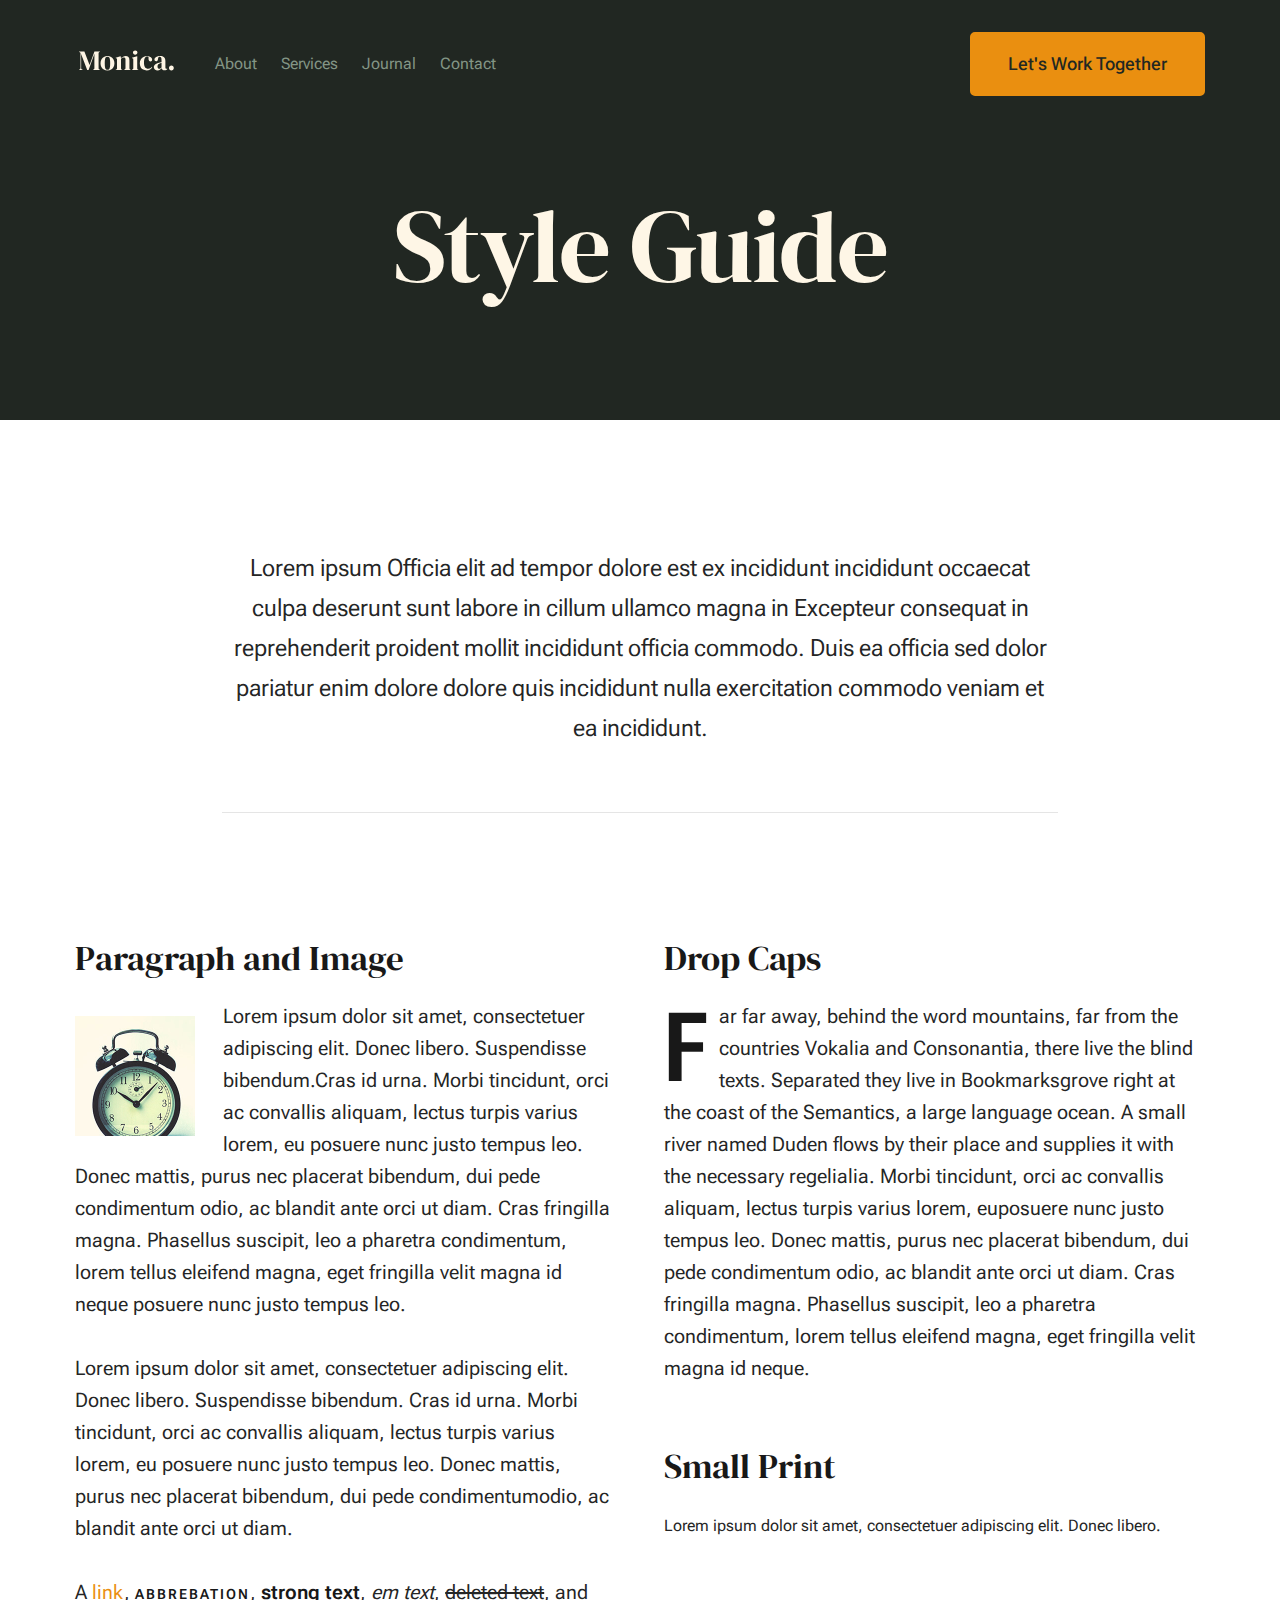
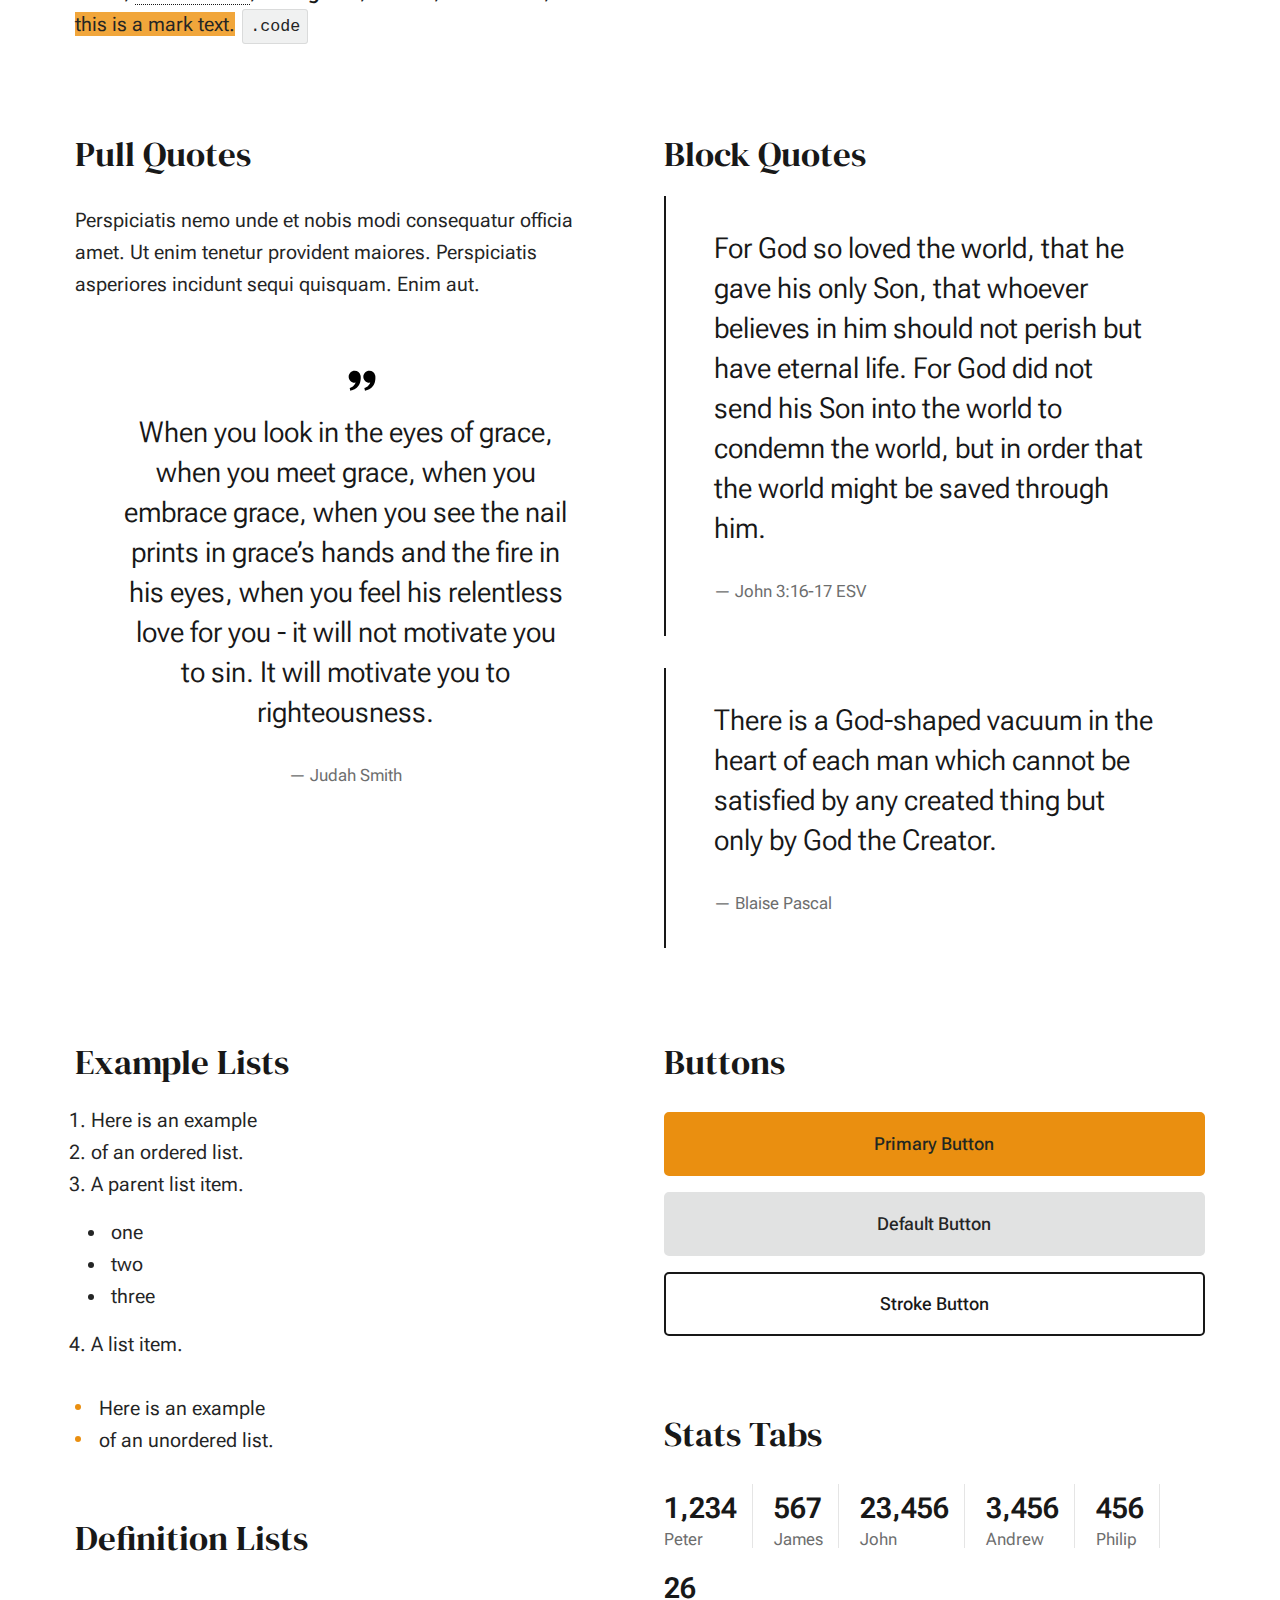
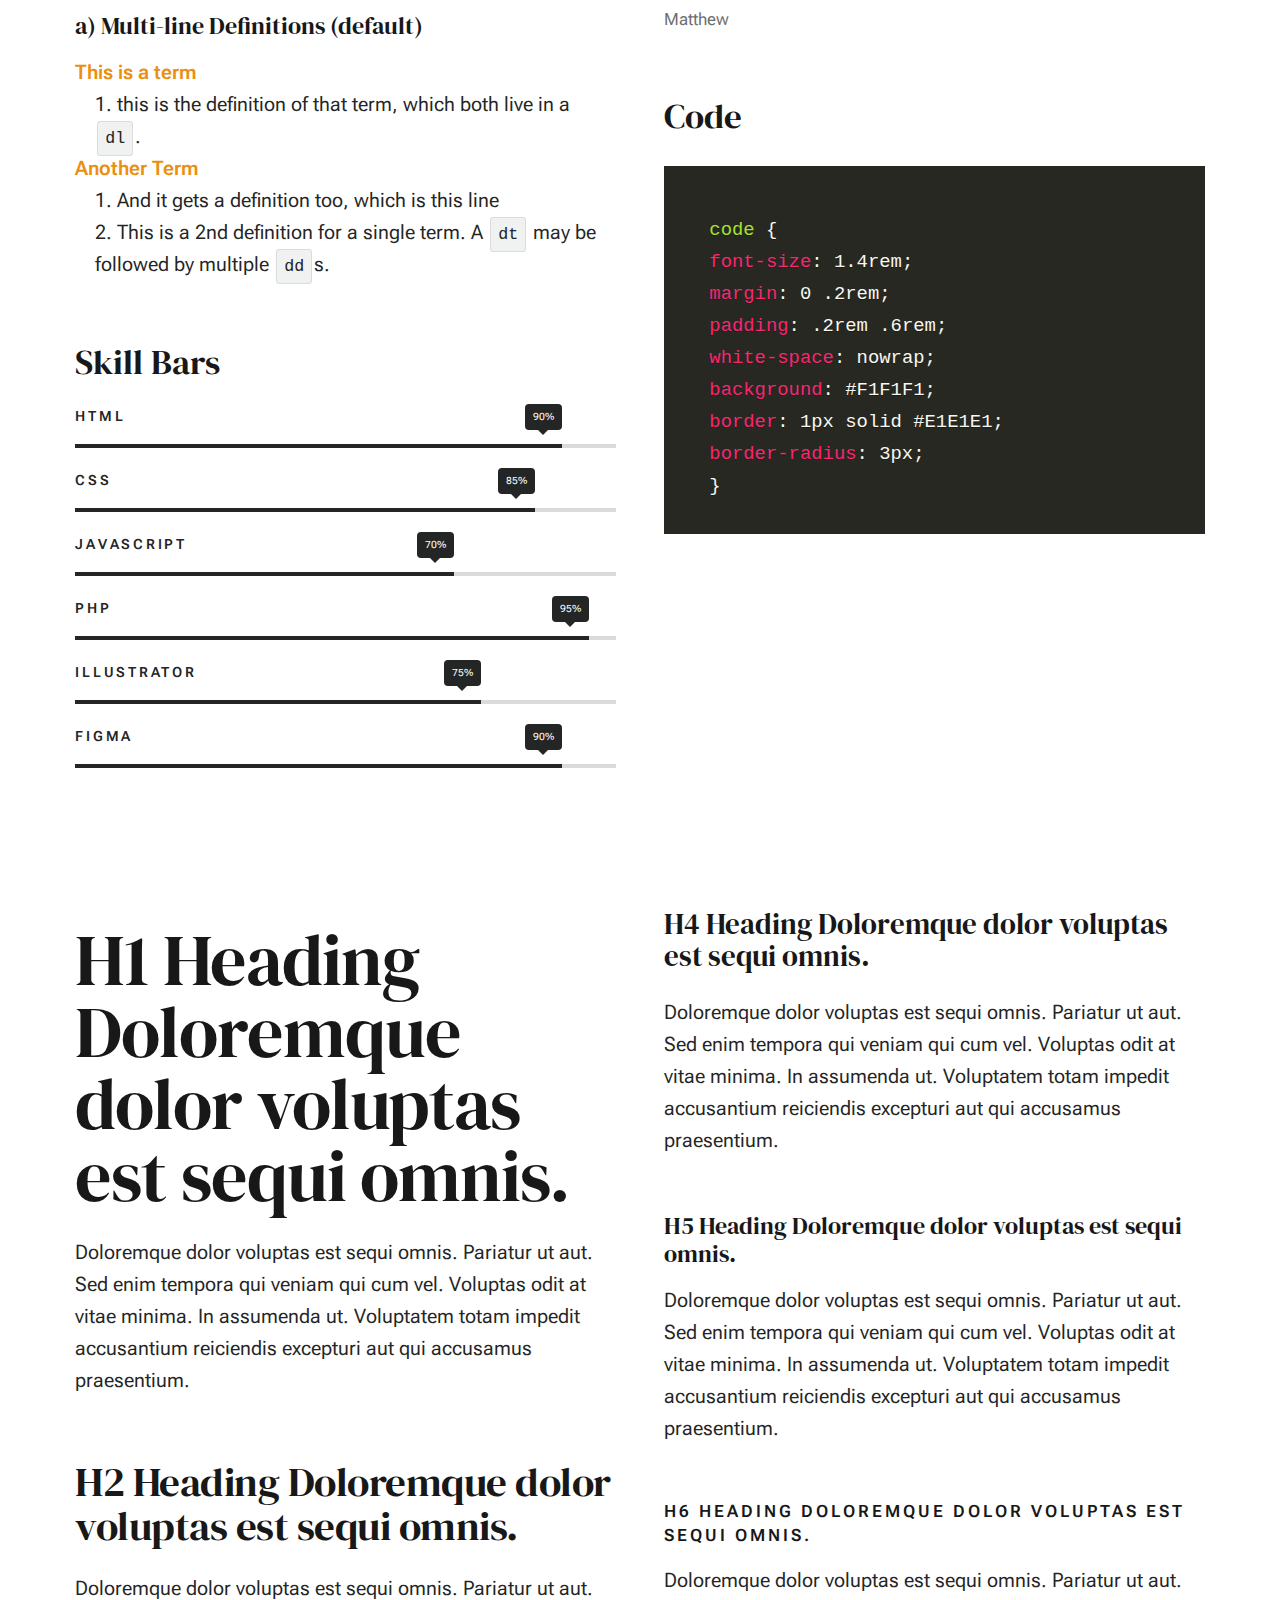
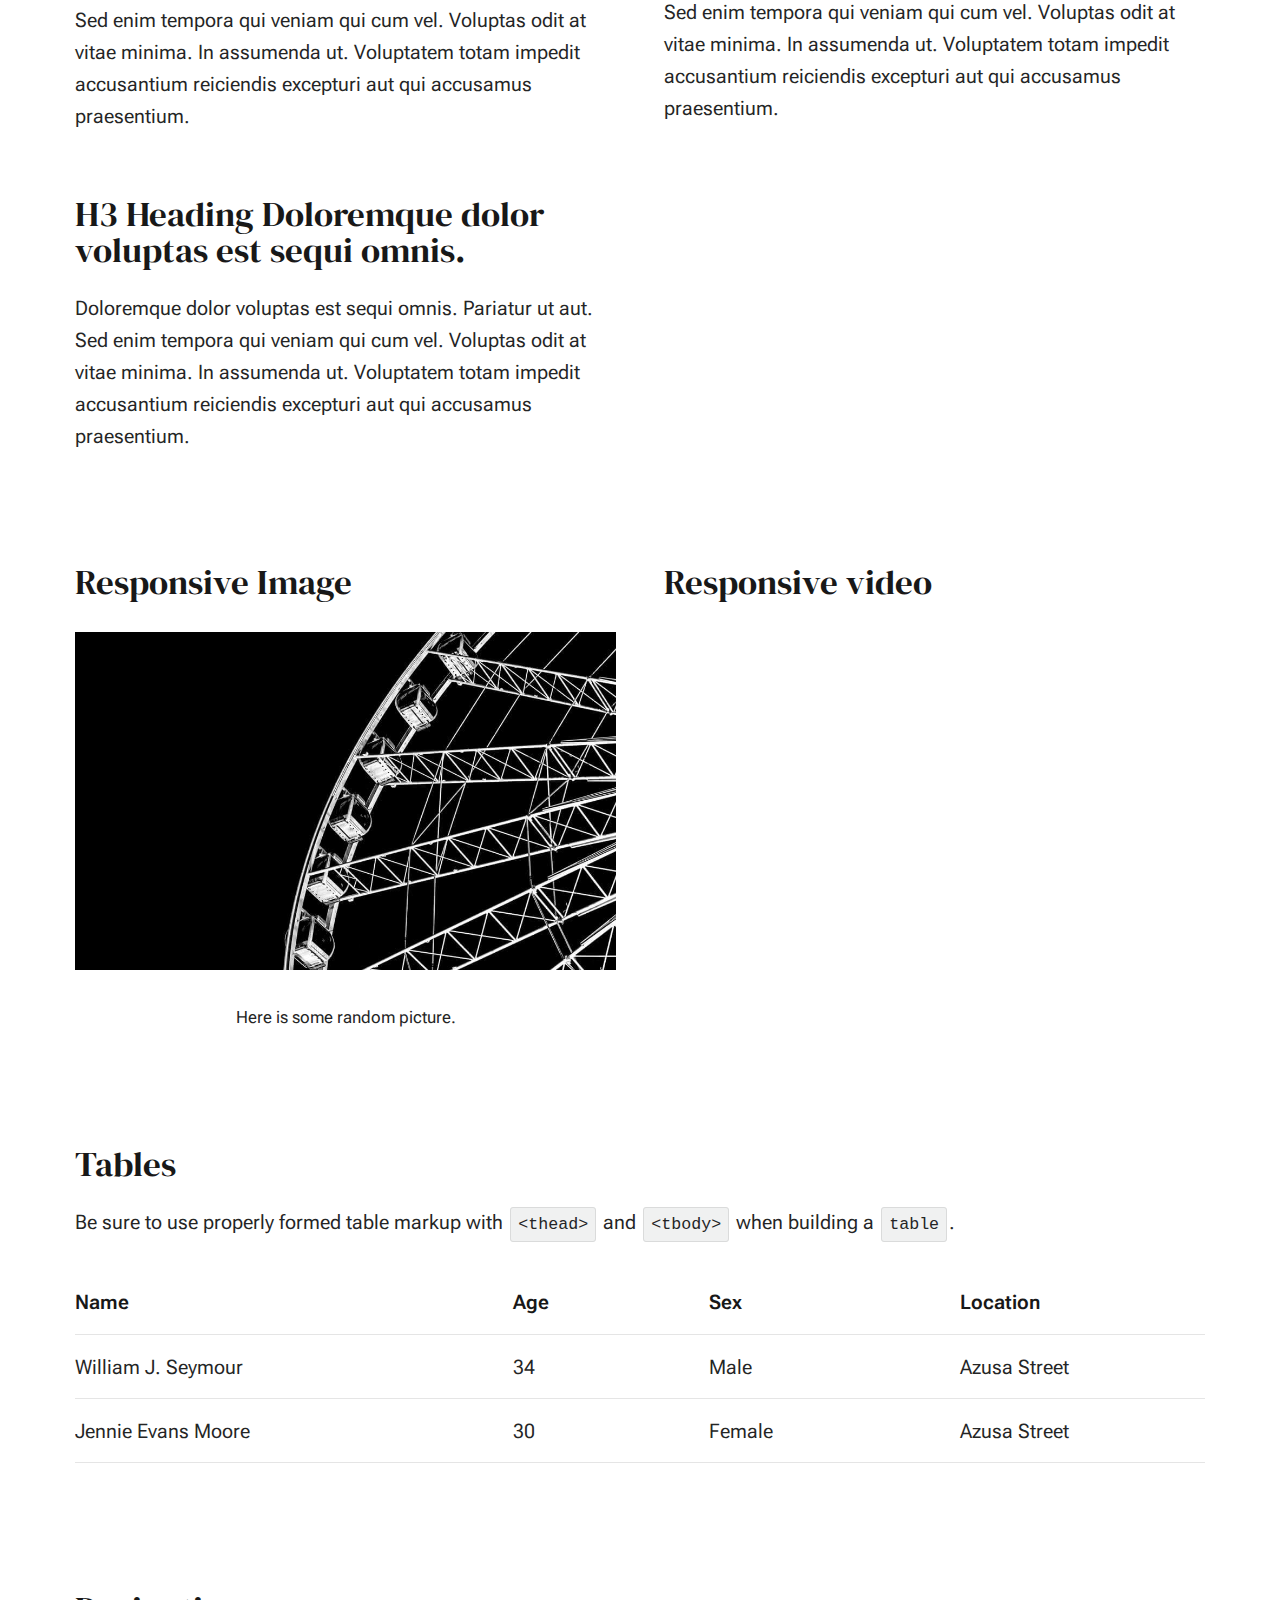
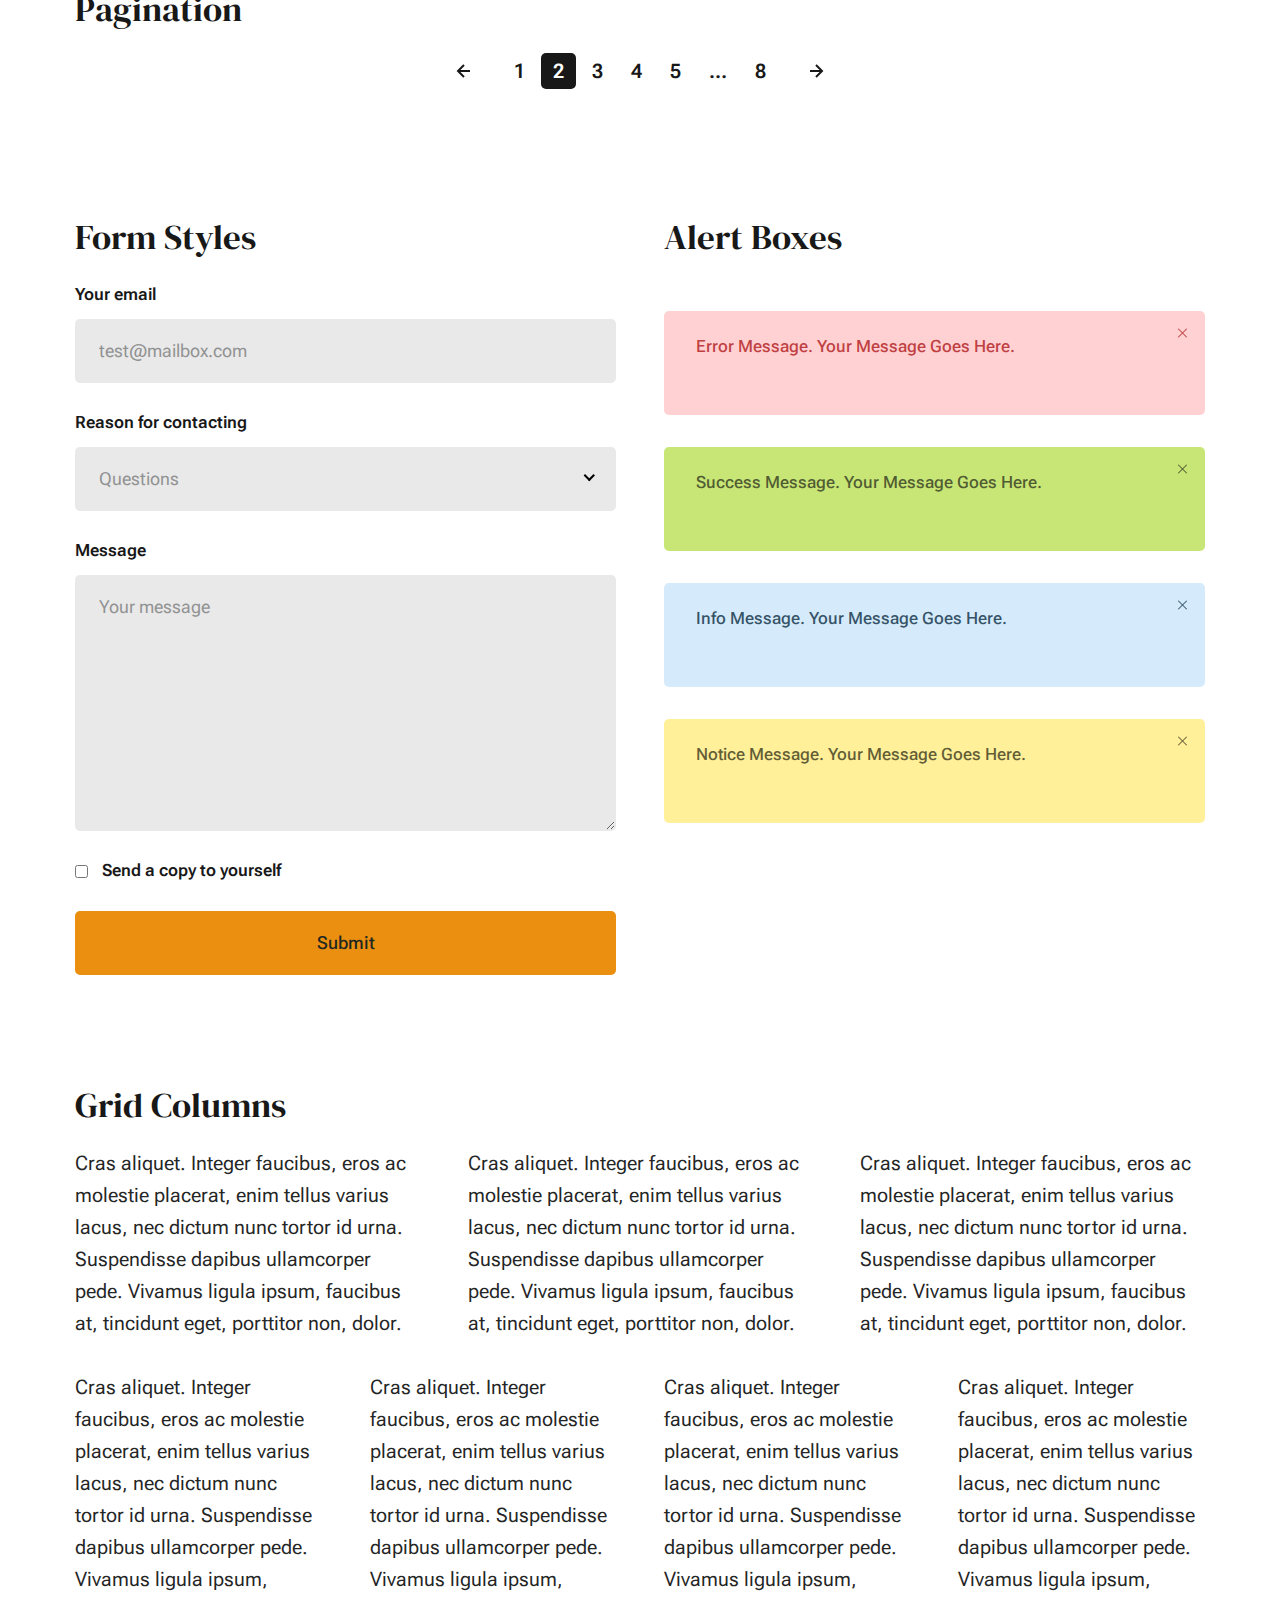
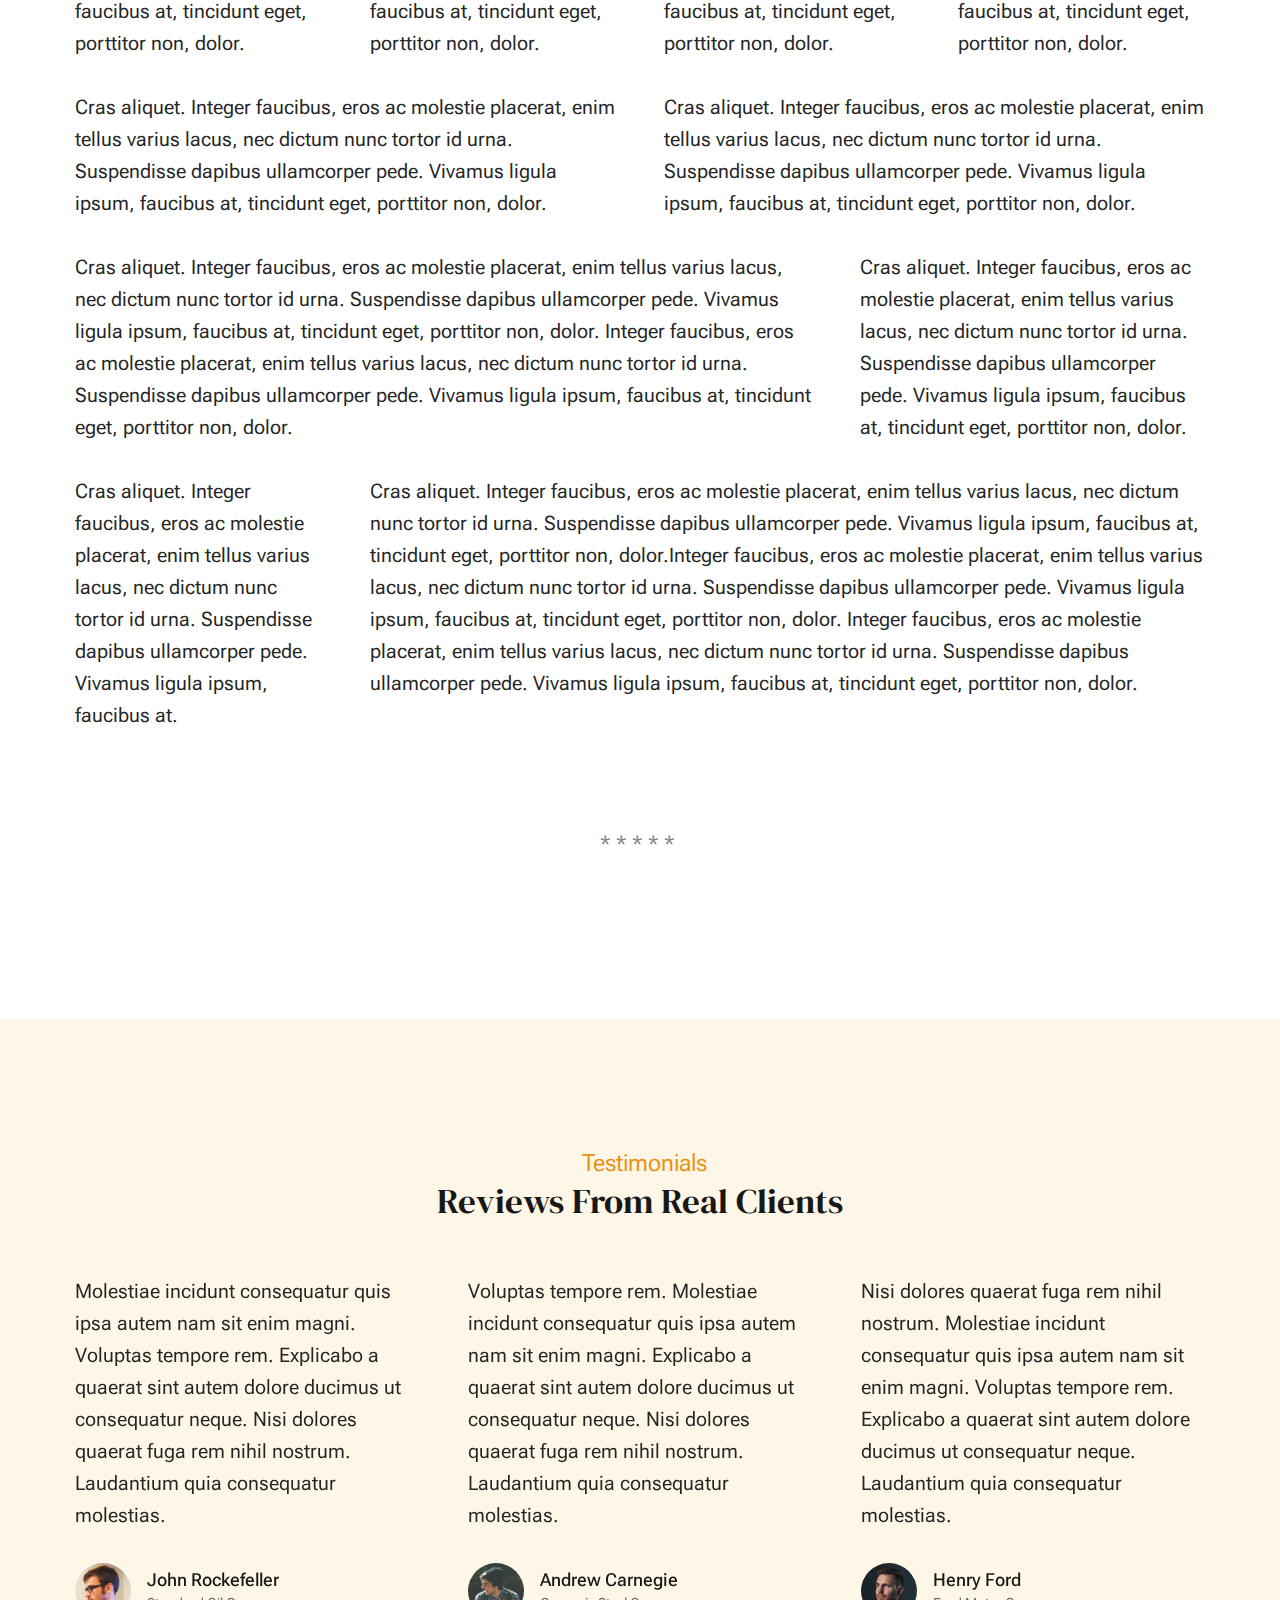
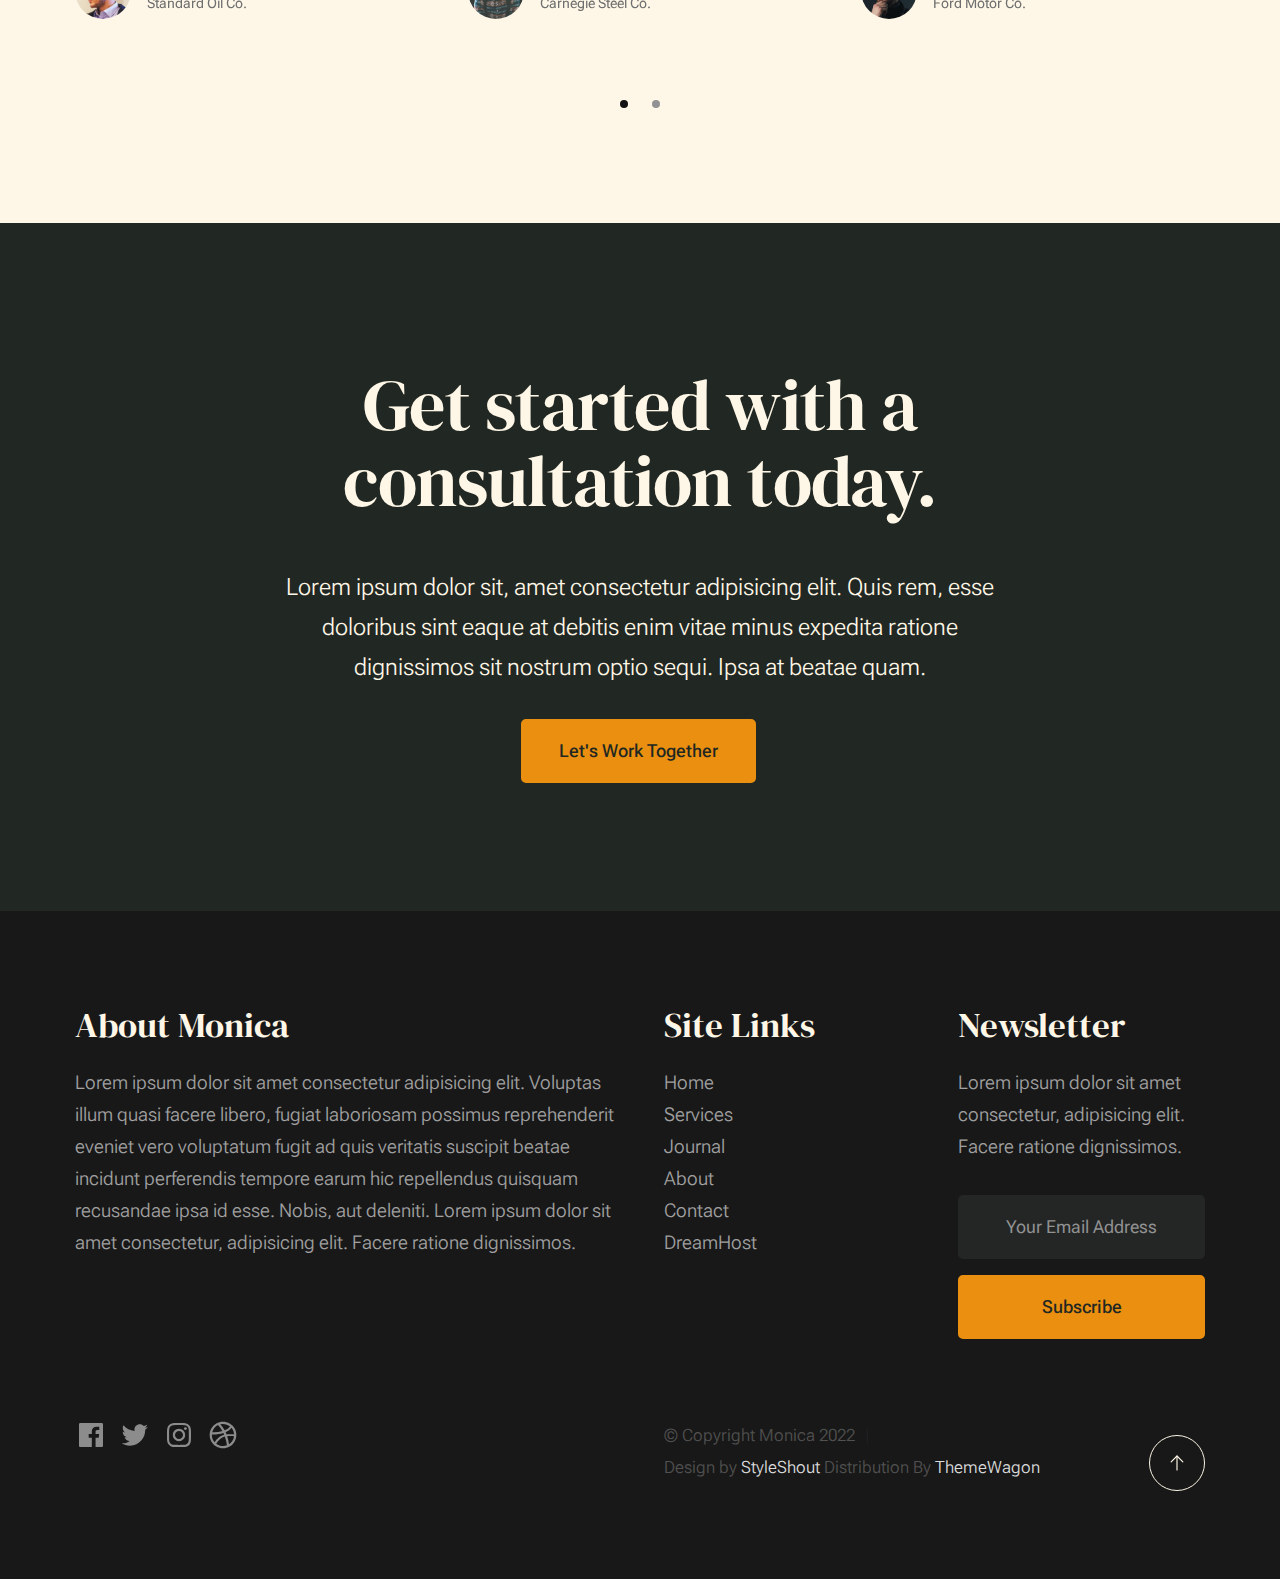
<file: styles.html>
<!DOCTYPE html>
<html lang="en" class="no-js" >
<head>

    <!--- basic page needs
    ================================================== -->
    <meta charset="utf-8">
    <meta name="viewport" content="width=device-width, initial-scale=1">
    <title>Styles - JWS</title>

    <script>
        document.documentElement.classList.remove('no-js');
        document.documentElement.classList.add('js');
    </script>

    <!-- CSS
    ================================================== -->
    <link rel="stylesheet" href="css/vendor.css">
    <link rel="stylesheet" href="css/styles.css">

    <!-- favicons
    ================================================== -->
    <link rel="apple-touch-icon" sizes="180x180" href="apple-touch-icon.png">
    <link rel="icon" type="image/png" sizes="32x32" href="favicon-32x32.png">
    <link rel="icon" type="image/png" sizes="16x16" href="favicon-16x16.png">
    <link rel="manifest" href="site.webmanifest">

</head>


<body id="top">


    <!-- preloader
    ================================================== -->
    <div id="preloader">
        <div id="loader" class="dots-fade">
            <div></div>
            <div></div>
            <div></div>
        </div>
    </div>


    <!-- page wrap
    ================================================== -->
    <div id="page" class="s-pagewrap">


        <!-- # site header 
        ================================================== -->
        <header class="s-header">

            <div class="row s-header__inner width-sixteen-col">

                <div class="s-header__block">
                    <div class="s-header__logo">
                        <a class="logo" href="index.html">
                            <img src="images/logo.svg" alt="Homepage">
                        </a>
                    </div>

                    <a class="s-header__menu-toggle" href="#0"><span>Menu</span></a>
                </div> <!-- end s-header__block -->

                <nav class="s-header__nav">
    
                    <ul class="s-header__menu-links">
                        <li><a href="about.html">About</a></li>
                        <li><a href="services.html">Services</a></li>
                        <li><a href="blog.html">Journal</a></li>
                        <li><a href="contact.html">Contact</a></li>
                    </ul> <!-- s-header__menu-links -->

                    <div class="s-header__contact">
                        <a href="contact.html" class="btn btn--primary s-header__contact-btn">Let's Work Together</a>                        
                    </div> <!-- s-header__contact -->
    
                </nav> <!-- end s-header__nav -->

            </div> <!-- end s-header__inner -->

        </header> <!-- end s-header -->


        <!-- # site main content
        ================================================== -->
        <section id="content" class="s-content">

               <section class="s-pageheader pageheader">
                    <div class="row">
                        <div class="column xl-12">
                            <h1 class="page-title">
                               Style Guide
                            </h1>                            
                        </div>
                    </div>
               </section> <!-- end pageheader --> 

               <section class="s-pagecontent pagecontent">

                    <div class="row row-x-center text-center">

                        <div class="column tab-12 xl-9">
            
                            <p class="lead">Lorem ipsum Officia elit ad tempor dolore est ex incididunt incididunt occaecat culpa deserunt 
                            sunt labore in cillum ullamco magna in Excepteur consequat in reprehenderit proident mollit incididunt officia commodo.
                            Duis ea officia sed dolor pariatur enim dolore dolore quis incididunt nulla exercitation commodo veniam et ea incididunt.
                            </p>
            
                            <hr>
                        </div>
            
                    </div> <!-- end row -->
            
                    <div class="row">
            
                        <div class="column mob-12 md-6 stack-on-900">
            
                            <h3>Paragraph and Image</h3>
            
                            <p><a href="#"><img width="120" height="120" class="u-pull-left" alt="sample-image" src="images/sample-image.jpg"></a>
                            Lorem ipsum dolor sit amet, consectetuer adipiscing elit. Donec libero. Suspendisse bibendum.Cras id urna. Morbi 
                            tincidunt, orci ac convallis aliquam, lectus turpis varius lorem, eu posuere nunc justo tempus leo. Donec mattis, 
                            purus nec placerat bibendum, dui pede condimentum odio, ac blandit ante orci ut diam. Cras fringilla magna. 
                            Phasellus suscipit, leo a pharetra condimentum, lorem tellus eleifend magna, eget fringilla velit magna id 
                            neque posuere nunc justo tempus leo. </p>
            
                            <p>
                            Lorem ipsum dolor sit amet, consectetuer adipiscing elit. Donec libero. Suspendisse bibendum. Cras id urna. 
                            Morbi tincidunt, orci ac convallis aliquam, lectus turpis varius lorem, eu posuere nunc justo tempus leo. 
                            Donec mattis, purus nec placerat bibendum, dui pede condimentumodio, ac blandit ante orci ut diam.	
                            </p>
            
                            <p>A <a href="#">link</a>,
                            <abbr title="this really isn't a very good description">abbrebation</abbr>,
                            <strong>strong text</strong>,
                            <em>em text</em>,
                            <del>deleted text</del>, and
                            <mark>this is a mark text.</mark>
                            <code>.code</code>
                            </p>
            
                        </div>
            
                        <div class="column mob-12 md-6">
            
                            <h3>Drop Caps</h3>
            
                            <p class="drop-cap">Far far away, behind the word mountains, far from the countries Vokalia and Consonantia,
                            there live the blind texts. Separated they live in Bookmarksgrove right at the coast of the
                            Semantics, a large language ocean. A small river named Duden flows by their place and supplies it with the 
                            necessary regelialia. Morbi tincidunt, orci ac convallis aliquam, lectus turpis varius lorem, 
                            euposuere nunc justo tempus leo. Donec mattis, purus nec placerat bibendum, dui pede condimentum odio, 
                            ac blandit ante orci ut diam. Cras fringilla magna. Phasellus suscipit, leo a pharetra condimentum, 
                            lorem tellus eleifend magna, eget fringilla velit magna id neque.
                            </p>
            
                            <h3>Small Print</h3>
            
                            <p><small>Lorem ipsum dolor sit amet, consectetuer adipiscing elit. Donec libero.</small></p>
                            
                    
            
                        </div>
            
                    </div> <!-- end row -->
            
                    <div class="row">
            
                        <div class="column xl-6 md-12">
            
                            <h3 class="u-add-bottom">Pull Quotes</h3>
            
                            <p>
                            Perspiciatis nemo unde et nobis modi consequatur officia amet. Ut enim 
                            tenetur provident maiores. Perspiciatis asperiores incidunt sequi 
                            quisquam. Enim aut. 
                            </p>
            
                            <figure class="pull-quote">
                                <blockquote>
                                    <p>
                                    When you look in the eyes of grace, when you meet grace, 
                                    when you embrace grace, when you see the nail prints in 
                                    grace’s hands and the fire in his eyes, when you feel his 
                                    relentless love for you - it will not motivate you to sin. 
                                    It will motivate you to righteousness.
                                    </p>
            
                                    <footer>
                                        <cite>Judah Smith</cite>
                                    </footer>
                                </blockquote>
                            </figure>
            
            
                        </div>
            
                        <div class="column xl-6 md-12">
            
                            <h3 class="h-add-bottom">Block Quotes</h3>
            
                            <blockquote cite="http://where-i-got-my-info-from.com">
                                <p>
                                For God so loved the world, that he gave his only Son, that whoever believes in 
                                him should not perish but have eternal life. For God did not send his Son into 
                                the world to condemn the world, but in order that the world might be 
                                saved through him.
                                </p>
            
                                <footer>
                                    <cite>
                                        <a href="#0">John 3:16-17 ESV</a>
                                    </cite>
                                </footer>
            
                            </blockquote>
            
                            <blockquote>
                                <p>There is a God-shaped vacuum in the heart of each man which cannot be satisfied 
                                by any created thing but only by God the Creator.</p>
            
                                <footer>
                                    <cite>Blaise Pascal</cite>
                                </footer>
            
                            </blockquote>
            
                        </div>
            
                    </div> <!-- end row -->
            
                    <div class="row u-add-half-bottom">
            
                        <div class="column xl-6 md-12">
            
                            <h3>Example Lists</h3>
            
                            <ol>
                                <li>Here is an example</li>
                                <li>of an ordered list.</li>
                                <li>A parent list item.
                                    <ul>
                                        <li>one</li>
                                        <li>two</li>
                                        <li>three</li>
                                    </ul>
                                    </li>
                                    <li>A list item.</li>
                                </ol>
            
                            <ul class="disc">
                                <li>Here is an example</li>
                                <li>of an unordered list.</li>
                            </ul>
            
                            <h3>Definition Lists</h3>
            
                            <h5>a) Multi-line Definitions (default) </h5>
            
                            <dl class="dictionary-style">
                                <dt><strong>This is a term</strong></dt>
                                    <dd>this is the definition of that term, which both live in a <code>dl</code>.</dd>
                                <dt><strong>Another Term</strong></dt>
                                    <dd>And it gets a definition too, which is this line</dd>
                                    <dd>This is a 2<sup>nd</sup> definition for a single term. A <code>dt</code> may be followed by multiple <code>dd</code>s.</dd>
                            </dl>
            
                            <h3 class="u-add-bottom">Skill Bars</h3>
            
                            <ul class="skill-bars">
                                <li>
                                <div class="progress percent90"><span>90%</span></div>
                                <strong>HTML</strong>
                                </li>
                                <li>
                                <div class="progress percent85"><span>85%</span></div>
                                <strong>CSS</strong>
                                </li>
                                <li>
                                <div class="progress percent70"><span>70%</span></div>
                                <strong>Javascript</strong>
                                </li>
                                <li>
                                <div class="progress percent95"><span>95%</span></div>
                                <strong>PHP</strong>
                                </li>
                                <li>
                                <div class="progress percent75"><span>75%</span></div>
                                <strong>Illustrator</strong>
                                </li>
                                <li>
                                <div class="progress percent90"><span>90%</span></div>
                                <strong>Figma</strong>
                                </li>
                            </ul>
            
                        </div>
            
                        <div class="column xl-6 md-12">
            
                            <h3 class="u-add-bottom">Buttons</h3>
            
                            <p>
                                <a class="btn btn--primary u-fullwidth" href="#0">Primary Button</a>
                                <a class="btn u-fullwidth" href="#0">Default Button</a>
                                <a class="btn btn--stroke u-fullwidth" href="#0">Stroke Button</a>
                            </p>
            
                            <h3>Stats Tabs</h3>
            
                            <ul class="stats-tabs">
                                <li><a href="#0">1,234 <em>Peter</em></a></li>
                                <li><a href="#0">567 <em>James</em></a></li>
                                <li><a href="#0">23,456 <em>John</em></a></li>
                                <li><a href="#0">3,456 <em>Andrew</em></a></li>
                                <li><a href="#0">456 <em>Philip</em></a></li>
                                <li><a href="#0">26 <em>Matthew</em></a></li>
                            </ul>
            
                            <h3 class="u-add-bottom">Code</h3>
            
<pre><code class="language-css">
    code {
    font-size: 1.4rem;
    margin: 0 .2rem;
    padding: .2rem .6rem;
    white-space: nowrap;
    background: #F1F1F1;
    border: 1px solid #E1E1E1;	
    border-radius: 3px;
    }
</code></pre>
            
                        </div>
            
                    </div> <!-- end row -->
            
                    <div class="row u-add-half-bottom">
            
                        <div class="column xl-6 md-12">
                                
                            <h1>H1 Heading Doloremque dolor voluptas est sequi omnis.</h1>
                            <p>Doloremque dolor voluptas est sequi omnis. Pariatur ut aut. Sed enim tempora qui veniam qui cum vel. 
                            Voluptas odit at vitae minima. In assumenda ut. Voluptatem totam impedit accusantium reiciendis excepturi aut qui accusamus praesentium.</p>
            
                            <h2>H2 Heading Doloremque dolor voluptas est sequi omnis.</h2>
                            <p>Doloremque dolor voluptas est sequi omnis. Pariatur ut aut. Sed enim tempora qui veniam qui cum vel. 
                            Voluptas odit at vitae minima. In assumenda ut. Voluptatem totam impedit accusantium reiciendis excepturi aut qui accusamus praesentium.</p>
            
                            <h3>H3 Heading Doloremque dolor voluptas est sequi omnis.</h3>
                            <p>Doloremque dolor voluptas est sequi omnis. Pariatur ut aut. Sed enim tempora qui veniam qui cum vel. 
                            Voluptas odit at vitae minima. In assumenda ut. Voluptatem totam impedit accusantium reiciendis excepturi aut qui accusamus praesentium.</p>
            
                            
                        </div>
            
                        <div class="column xl-6 md-12">
                            <h4>H4 Heading Doloremque dolor voluptas est sequi omnis.</h4>
                            <p>Doloremque dolor voluptas est sequi omnis. Pariatur ut aut. Sed enim tempora qui veniam qui cum vel. 
                            Voluptas odit at vitae minima. In assumenda ut. Voluptatem totam impedit accusantium reiciendis excepturi aut qui accusamus praesentium.</p>
            
                            <h5>H5 Heading Doloremque dolor voluptas est sequi omnis.</h5>
                            <p>Doloremque dolor voluptas est sequi omnis. Pariatur ut aut. Sed enim tempora qui veniam qui cum vel. 
                            Voluptas odit at vitae minima. In assumenda ut. Voluptatem totam impedit accusantium reiciendis excepturi aut qui accusamus praesentium.</p>
            
                            <h6>H6 Heading Doloremque dolor voluptas est sequi omnis.</h6>
                            <p>Doloremque dolor voluptas est sequi omnis. Pariatur ut aut. Sed enim tempora qui veniam qui cum vel. 
                            Voluptas odit at vitae minima. In assumenda ut. Voluptatem totam impedit accusantium reiciendis excepturi aut qui accusamus praesentium.</p>
                
                            
                        </div>
            
                    </div> <!-- end row -->
            
                    <div class="row u-add-half-bottom">
            
                        <div class="column xl-6 md-12">
            
                            <h3 class="u-add-bottom">Responsive Image</h3>
            
                            <figure>
                                <img src="images/wheel-500.jpg" 
                                srcset="images/wheel-1000.jpg 1000w, 
                                images/wheel-500.jpg 500w" 
                                sizes="(max-width: 1000px) 100vw, 1000px" alt="">
            
                                <figcaption>
                                    Here is some random picture.
                                </figcaption>
                            </figure>
            
                        </div>
            
                        <div class="column xl-6 md-12">
            
                            <h3 class="u-add-bottom">Responsive video</h3>
            
                            <div class="video-container">
                            <iframe src="https://player.vimeo.com/video/14592941?color=00a650&title=0&byline=0&portrait=0" width="500" height="281" frameborder="0" webkitallowfullscreen mozallowfullscreen allowfullscreen></iframe> 
                            </div>
            
                        </div>
                        
                    </div> <!-- end row -->
            
                    <div class="row u-add-bottom">
            
                        <div class="column xl-12">
            
                            <h3>Tables</h3>
                            <p>Be sure to use properly formed table markup with <code>&lt;thead&gt;</code> and <code>&lt;tbody&gt;</code> when building a <code>table</code>.</p>
            
                            <div class="table-responsive">
            
                                <table>
                                        <thead>
                                        <tr>
                                            <th>Name</th>
                                            <th>Age</th>
                                            <th>Sex</th>
                                            <th>Location</th>
                                        </tr>
                                        </thead>
                                        <tbody>
                                        <tr>
                                            <td>William J. Seymour</td>
                                            <td>34</td>
                                            <td>Male</td>
                                            <td>Azusa Street</td>
                                        </tr>
                                        <tr>
                                            <td>Jennie Evans Moore</td>
                                            <td>30</td>
                                            <td>Female</td>
                                            <td>Azusa Street</td>
                                        </tr>
                                        </tbody>
                                </table>
            
                            </div>
            
                        </div>
                        
                    </div> <!-- end row -->
            
                    <div class="row">
            
                        <div class="column xl-12">
                            <h3>Pagination</h3>
            
                            <nav class="pgn">
                                <ul>
                                    <li>
                                        <a class="pgn__prev" href="#0">
                                            <svg xmlns="http://www.w3.org/2000/svg" width="24" height="24" viewBox="0 0 24 24"><path d="M12.707 17.293L8.414 13H18v-2H8.414l4.293-4.293-1.414-1.414L4.586 12l6.707 6.707z"/></svg>
                                        </a>
                                    </li>
                                    <li><a class="pgn__num" href="#0">1</a></li>
                                    <li><span class="pgn__num current">2</span></li>
                                    <li><a class="pgn__num" href="#0">3</a></li>
                                    <li><a class="pgn__num" href="#0">4</a></li>
                                    <li><a class="pgn__num" href="#0">5</a></li>
                                    <li><span class="pgn__num dots">…</span></li>
                                    <li><a class="pgn__num" href="#0">8</a></li>
                                    <li>
                                        <a class="pgn__next" href="#0">
                                            <svg xmlns="http://www.w3.org/2000/svg" width="24" height="24" viewBox="0 0 24 24"><path d="M11.293 17.293l1.414 1.414L19.414 12l-6.707-6.707-1.414 1.414L15.586 11H6v2h9.586z"/></svg>
                                        </a>
                                    </li>
                                </ul>
                            </nav>
                        </div>
            
                    </div> <!-- end row -->
            
                    <div class="row">
            
                        <div class="column xl-6 md-12">
            
                            <h3 class="u-add-bottom">Form Styles</h3>
            
                            <form>
                                <div>
                                    <label for="sampleInput">Your email</label>
                                    <input class="u-fullwidth" type="email" placeholder="test@mailbox.com" id="sampleInput">
                                </div>
                                <div>
                                    <label for="sampleRecipientInput">Reason for contacting</label>
                                    <div class="ss-custom-select">
                                        <select class="u-fullwidth" id="sampleRecipientInput">
                                            <option value="Option 1">Questions</option>
                                            <option value="Option 2">Report</option>
                                            <option value="Option 3">Others</option>
                                        </select>
                                    </div>
                                </div>
                                
                                <label for="exampleMessage">Message</label>
                                <textarea class="u-fullwidth" placeholder="Your message" id="exampleMessage"></textarea>
            
                                <label class="u-add-bottom">
                                    <input type="checkbox">
                                    <span class="label-text">Send a copy to yourself</span>
                                </label>
                            
                                <input class="btn--primary u-fullwidth" type="submit" value="Submit">
                            </form>
            
                        </div>
            
                        <div class="column xl-6 md-12">
            
                            <h3>Alert Boxes</h3>
            
                            <br>
                            
                            <div class="alert-box alert-box--error">
                                <p>Error Message. Your Message Goes Here.</p>
                                <span class="alert-box__close"></span>
                            </div><!-- end error -->
                                    
                            <div class="alert-box alert-box--success">
                                <p>Success Message. Your Message Goes Here.</p>
                                <span class="alert-box__close"></span>
                            </div><!-- end success -->
                                    
                            <div class="alert-box alert-box--info">
                                <p>Info Message. Your Message Goes Here.</p>
                                <span class="alert-box__close"></span>
                            </div><!-- end info -->
                                    
                            <div class="alert-box alert-box--notice">
                                <p>Notice Message. Your Message Goes Here.</p>
                                <span class="alert-box__close"></span>
                            </div><!-- end notice -->
                        
                        </div>
            
                    </div> <!-- end row -->
            
                    <div class="row">
            
                        <div class="xl-12 column">
                        <h3 class="half-bottom">Grid Columns</h3>
                        </div>
            
                    </div> <!-- Row End-->
            
                    <!--<h4>1/3 Columns</h4>  -->
            
                    <div class="row">
            
                        <div class="xl-4 md-12 column">
                            <p>
                            Cras aliquet. Integer faucibus, eros ac molestie placerat, enim tellus varius lacus,
                            nec dictum nunc tortor id urna. Suspendisse dapibus ullamcorper pede. Vivamus ligula ipsum,
                            faucibus at, tincidunt eget, porttitor non, dolor. 
                            </p>
                        </div>
            
                        <div class="xl-4 md-12 column">
                            <p>
                            Cras aliquet. Integer faucibus, eros ac molestie placerat, enim tellus varius lacus,
                            nec dictum nunc tortor id urna. Suspendisse dapibus ullamcorper pede. Vivamus ligula ipsum,
                            faucibus at, tincidunt eget, porttitor non, dolor. 
                            </p>
                        </div>
            
                        <div class="xl-4 md-12 column">
                            <p>
                            Cras aliquet. Integer faucibus, eros ac molestie placerat, enim tellus varius lacus,
                            nec dictum nunc tortor id urna. Suspendisse dapibus ullamcorper pede. Vivamus ligula ipsum,
                            faucibus at, tincidunt eget, porttitor non, dolor. 
                            </p>
                        </div>
            
                    </div>
            
                    <!--<h4>1/4 Columns</h4>  -->
            
                    <div class="row">
            
                        <div class="xl-3 md-6 tab-12 column">
                            <p>
                            Cras aliquet. Integer faucibus, eros ac molestie placerat, enim tellus varius lacus,
                            nec dictum nunc tortor id urna. Suspendisse dapibus ullamcorper pede. Vivamus ligula ipsum,
                            faucibus at, tincidunt eget, porttitor non, dolor. 
                            </p>
                        </div>
            
                        <div class="xl-3 md-6 tab-12 column">
                            <p>
                            Cras aliquet. Integer faucibus, eros ac molestie placerat, enim tellus varius lacus,
                            nec dictum nunc tortor id urna. Suspendisse dapibus ullamcorper pede. Vivamus ligula ipsum,
                            faucibus at, tincidunt eget, porttitor non, dolor. 
                            </p>
                        </div>
            
                        <div class="xl-3 md-6 tab-12 column">
                            <p>
                            Cras aliquet. Integer faucibus, eros ac molestie placerat, enim tellus varius lacus,
                            nec dictum nunc tortor id urna. Suspendisse dapibus ullamcorper pede. Vivamus ligula ipsum,
                            faucibus at, tincidunt eget, porttitor non, dolor. 
                            </p>
                        </div>
            
                        <div class="xl-3 md-6 tab-12 column">
                            <p>
                            Cras aliquet. Integer faucibus, eros ac molestie placerat, enim tellus varius lacus,
                            nec dictum nunc tortor id urna. Suspendisse dapibus ullamcorper pede. Vivamus ligula ipsum,
                            faucibus at, tincidunt eget, porttitor non, dolor. 
                            </p>
                        </div>
            
                    </div>
            
                    <!--<h4>1/2 Columns</h4>  -->
            
                    <div class="row">
            
                        <div class="xl-6 tab-12 column">
                            <p>
                            Cras aliquet. Integer faucibus, eros ac molestie placerat, enim tellus varius lacus,
                            nec dictum nunc tortor id urna. Suspendisse dapibus ullamcorper pede. Vivamus ligula ipsum,
                            faucibus at, tincidunt eget, porttitor non, dolor. 
                            </p>
                        </div>
            
                        <div class="xl-6 tab-12 column">
                            <p>
                            Cras aliquet. Integer faucibus, eros ac molestie placerat, enim tellus varius lacus,
                            nec dictum nunc tortor id urna. Suspendisse dapibus ullamcorper pede. Vivamus ligula ipsum,
                            faucibus at, tincidunt eget, porttitor non, dolor. 
                            </p>
                        </div>
            
                    </div>
            
                    <!--<h4>2/3 Columns</h4>  -->
            
                    <div class="row">
            
                        <div class="xl-8 md-7 tab-12 column">
                            <p>
                            Cras aliquet. Integer faucibus, eros ac molestie placerat, enim tellus varius lacus,
                            nec dictum nunc tortor id urna. Suspendisse dapibus ullamcorper pede. Vivamus ligula ipsum,
                            faucibus at, tincidunt eget, porttitor non, dolor. Integer faucibus, eros ac molestie placerat, enim tellus varius lacus,
                            nec dictum nunc tortor id urna. Suspendisse dapibus ullamcorper pede. Vivamus ligula ipsum,
                            faucibus at, tincidunt eget, porttitor non, dolor.
                            </p>
                        </div>
            
                        <div class="xl-4 md-5 tab-12 column">
                            <p>
                            Cras aliquet. Integer faucibus, eros ac molestie placerat, enim tellus varius lacus,
                            nec dictum nunc tortor id urna. Suspendisse dapibus ullamcorper pede. Vivamus ligula ipsum,
                            faucibus at, tincidunt eget, porttitor non, dolor. 
                            </p>
                        </div>
            
                    </div>
            
                    <!--<h4>3/4 Columns</h4>  -->
            
                    <div class="row">
            
                        <div class="xl-3 md-5 tab-12 column">
                            <p>
                            Cras aliquet. Integer faucibus, eros ac molestie placerat, enim tellus varius lacus,
                            nec dictum nunc tortor id urna. Suspendisse dapibus ullamcorper pede. Vivamus ligula ipsum,
                            faucibus at. 
                            </p>
                        </div>
            
                        <div class="xl-9 md-7 tab-12 column">
                            <p>
                            Cras aliquet. Integer faucibus, eros ac molestie placerat, enim tellus varius lacus,
                            nec dictum nunc tortor id urna. Suspendisse dapibus ullamcorper pede. Vivamus ligula ipsum,
                            faucibus at, tincidunt eget, porttitor non, dolor.Integer faucibus, eros ac molestie placerat, enim tellus varius lacus,
                            nec dictum nunc tortor id urna. Suspendisse dapibus ullamcorper pede. Vivamus ligula ipsum,
                            faucibus at, tincidunt eget, porttitor non, dolor. Integer faucibus, eros ac molestie placerat, enim tellus varius lacus,
                            nec dictum nunc tortor id urna. Suspendisse dapibus ullamcorper pede. Vivamus ligula ipsum,
                            faucibus at, tincidunt eget, porttitor non, dolor.
                            </p>
                        </div>
            
                    </div> 
            
                    <hr class="fancy">

               </section> <!-- pagecontent -->

               <section class="s-testimonials">

                    <div class="s-testimonials__header row row-x-center text-center">
                        <div class="column xl-8 lg-12">
        
                            <p class="text-pretitle">
                            Testimonials
                            </p>
                            <h3>
                            Reviews From Real Clients
                            </h3>                        
        
                        </div>
                    </div> <!--end s-testimonials__header -->

                    <div class="row s-testimonials__content">
                        <div class="column xl-12 testimonials">

                            <div class="swiper-container testimonials__slider page-slider">

                                <div class="swiper-wrapper">
                                    <div class="testimonials__slide swiper-slide">
                                        <p>
                                        Molestiae incidunt consequatur quis ipsa autem nam sit enim magni. Voluptas tempore rem. 
                                        Explicabo a quaerat sint autem dolore ducimus ut consequatur neque. Nisi dolores quaerat fuga rem nihil nostrum.
                                        Laudantium quia consequatur molestias.
                                        </p>
                                        <div class="testimonials__author">
                                            <img src="images/avatars/user-01.jpg" alt="Author image" class="testimonials__avatar">
                                            <cite class="testimonials__cite">
                                                <strong>John Rockefeller</strong>
                                                <span>Standard Oil Co.</span>
                                            </cite>
                                        </div>
                                    </div>
                                    <div class="testimonials__slide swiper-slide">
                                        <p>
                                        Voluptas tempore rem. Molestiae incidunt consequatur quis ipsa autem nam sit enim magni. 
                                        Explicabo a quaerat sint autem dolore ducimus ut consequatur neque. Nisi dolores quaerat fuga rem nihil nostrum.
                                        Laudantium quia consequatur molestias.
                                        </p>
                                        <div class="testimonials__author">
                                            <img src="images/avatars/user-04.jpg" alt="Author image" class="testimonials__avatar">
                                            <cite class="testimonials__cite">
                                                <strong>Andrew Carnegie</strong>
                                                <span>Carnegie Steel Co.</span>
                                            </cite>
                                        </div>
                                    </div>
                                    <div class="testimonials__slide swiper-slide">
                                        <p>
                                        Nisi dolores quaerat fuga rem nihil nostrum. Molestiae incidunt consequatur quis ipsa autem nam sit enim magni. 
                                        Voluptas tempore rem. Explicabo a quaerat sint autem dolore ducimus ut consequatur neque. 
                                        Laudantium quia consequatur molestias.
                                        </p>
                                        <div class="testimonials__author">
                                            <img src="images/avatars/user-06.jpg" alt="Author image" class="testimonials__avatar">
                                            <cite class="testimonials__cite">
                                                <strong>Henry Ford</strong>
                                                <span>Ford Motor Co.</span>
                                            </cite>
                                        </div>
                                    </div>
                                    <div class="testimonials__slide swiper-slide">
                                        <p>
                                        Molestiae incidunt consequatur quis ipsa autem nam sit enim magni. Voluptas tempore rem. 
                                        Explicabo a quaerat sint autem dolore ducimus ut consequatur neque. Nisi dolores quaerat fuga rem nihil nostrum.
                                        Laudantium quia consequatur molestias.
                                        </p>
                                        <div class="testimonials__author">
                                            <img src="images/avatars/user-02.jpg" alt="Author image" class="testimonials__avatar">
                                            <cite class="testimonials__cite">
                                                <strong>John Morgan</strong>
                                                <span>JP Morgan & Co.</span>
                                            </cite>
                                        </div>
                                    </div> 
                                </div> <!-- end swiper-wrapper --> 

                                <div class="swiper-pagination"></div>

                            </div> <!--end testimonials__slider --> 

                        </div> <!-- testimonials -->
                    </div> <!--end s-testimonials__content -->

               </section> <!-- end s-testimonials -->

        </section> <!-- s-content-->

        <!-- # cta
        ================================================== -->
        <section id="cta" class="s-cta">

            <div class="row row-x-center text-center">
                <div class="column xl-8 lg-12">

                    <div class="s-cta__content">
                        <h2 class="text-display-title">
                        Get started with a consultation today.
                        </h2>
                        <p class="lead">
                        Lorem ipsum dolor sit, amet consectetur adipisicing elit. Quis rem, esse doloribus sint eaque at debitis enim vitae minus expedita ratione dignissimos sit nostrum optio sequi. Ipsa at beatae quam.
                        </p>
                        <a href="contact.html" class="btn btn--primary">Let's Work Together</a>
                    </div>

                </div>
            </div>

        </section> <!-- end s-cta -->


        <!-- # footer 
        ================================================== -->
        <footer class="s-footer">
            <div class="row s-footer__content">
                <div class="column xl-6 lg-6 md-12 s-footer__block s-footer__about">                    
                    <h3>About Monica</h3>
                    <p>
                    Lorem ipsum dolor sit amet consectetur adipisicing elit. Voluptas illum quasi facere libero, 
                    fugiat laboriosam possimus reprehenderit eveniet vero voluptatum fugit ad quis veritatis suscipit beatae 
                    incidunt perferendis tempore earum hic repellendus quisquam recusandae ipsa id esse. Nobis, aut deleniti.
                    Lorem ipsum dolor sit amet consectetur, adipisicing elit. Facere ratione dignissimos.
                    </p>               
                </div>                
                <div class="column xl-3 lg-6 md-12 s-footer__block s-footer__site-links">
                    <h3>Site Links</h3>
                    <ul class="link-list">
                        <li><a href="index.html">Home</a></li>
                        <li><a href="services.html">Services</a></li>
                        <li><a href="blog.html">Journal</a></li>
                        <li><a href="about.html">About</a></li>
                        <li><a href="contact.html">Contact</a></li>
                        <li><a href="https://www.dreamhost.com/r.cgi?287326">DreamHost</a></li>
                    </ul>
                </div>
                <div class="column xl-3 lg-6 md-12 tab-12 s-footer__block s-footer__newsletter">
                    <h3>Newsletter</h3>

                    <p>
                    Lorem ipsum dolor sit amet consectetur, adipisicing elit. Facere ratione dignissimos.
                    </p>

                    <div class="subscribe-form">
                        <form id="mc-form" class="mc-form">
                            <input type="email" name="EMAIL" id="mce-EMAIL" class="u-fullwidth text-center" placeholder="Your Email Address" title="The domain portion of the email address is invalid (the portion after the @)." pattern="^([^\x00-\x20\x22\x28\x29\x2c\x2e\x3a-\x3c\x3e\x40\x5b-\x5d\x7f-\xff]+|\x22([^\x0d\x22\x5c\x80-\xff]|\x5c[\x00-\x7f])*\x22)(\x2e([^\x00-\x20\x22\x28\x29\x2c\x2e\x3a-\x3c\x3e\x40\x5b-\x5d\x7f-\xff]+|\x22([^\x0d\x22\x5c\x80-\xff]|\x5c[\x00-\x7f])*\x22))*\x40([^\x00-\x20\x22\x28\x29\x2c\x2e\x3a-\x3c\x3e\x40\x5b-\x5d\x7f-\xff]+|\x5b([^\x0d\x5b-\x5d\x80-\xff]|\x5c[\x00-\x7f])*\x5d)(\x2e([^\x00-\x20\x22\x28\x29\x2c\x2e\x3a-\x3c\x3e\x40\x5b-\x5d\x7f-\xff]+|\x5b([^\x0d\x5b-\x5d\x80-\xff]|\x5c[\x00-\x7f])*\x5d))*(\.\w{2,})+$" required>
                            <input type="submit" name="subscribe" value="Subscribe" class="btn btn--primary btn--small u-fullwidth">
                            <!-- <div style="position: absolute; left: -5000px;" aria-hidden="true"><input type="text" name="b_cdb7b577e41181934ed6a6a44_9a91cfe7b3" tabindex="-1" value=""></div> -->
                            <div class="mc-status"></div>
                        </form>
                    </div>
                </div>
            </div>    
            
            <div class="row s-footer__bottom">
                <div class="column xl-6 lg-12">
                    <ul class="s-footer__social social-list">
                        <li>
                            <a href="#0">
                                <svg xmlns="http://www.w3.org/2000/svg" width="24" height="24" viewBox="0 0 24 24" style="fill:rgba(0, 0, 0, 1);transform:;-ms-filter:"><path d="M20,3H4C3.447,3,3,3.448,3,4v16c0,0.552,0.447,1,1,1h8.615v-6.96h-2.338v-2.725h2.338v-2c0-2.325,1.42-3.592,3.5-3.592 c0.699-0.002,1.399,0.034,2.095,0.107v2.42h-1.435c-1.128,0-1.348,0.538-1.348,1.325v1.735h2.697l-0.35,2.725h-2.348V21H20 c0.553,0,1-0.448,1-1V4C21,3.448,20.553,3,20,3z"></path></svg>
                                <span class="u-screen-reader-text">Facebook</span>
                            </a>
                        </li>
                        <li>
                            <a href="#0">
                                <svg xmlns="http://www.w3.org/2000/svg" width="24" height="24" viewBox="0 0 24 24" style="fill:rgba(0, 0, 0, 1);transform:;-ms-filter:"><path d="M19.633,7.997c0.013,0.175,0.013,0.349,0.013,0.523c0,5.325-4.053,11.461-11.46,11.461c-2.282,0-4.402-0.661-6.186-1.809 c0.324,0.037,0.636,0.05,0.973,0.05c1.883,0,3.616-0.636,5.001-1.721c-1.771-0.037-3.255-1.197-3.767-2.793 c0.249,0.037,0.499,0.062,0.761,0.062c0.361,0,0.724-0.05,1.061-0.137c-1.847-0.374-3.23-1.995-3.23-3.953v-0.05 c0.537,0.299,1.16,0.486,1.82,0.511C3.534,9.419,2.823,8.184,2.823,6.787c0-0.748,0.199-1.434,0.548-2.032 c1.983,2.443,4.964,4.04,8.306,4.215c-0.062-0.3-0.1-0.611-0.1-0.923c0-2.22,1.796-4.028,4.028-4.028 c1.16,0,2.207,0.486,2.943,1.272c0.91-0.175,1.782-0.512,2.556-0.973c-0.299,0.935-0.936,1.721-1.771,2.22 c0.811-0.088,1.597-0.312,2.319-0.624C21.104,6.712,20.419,7.423,19.633,7.997z"></path></svg>
                                <span class="u-screen-reader-text">Twitter</span>
                            </a>
                        </li>
                        <li>
                            <a href="#0">
                                <svg xmlns="http://www.w3.org/2000/svg" width="24" height="24" viewBox="0 0 24 24" style="fill:rgba(0, 0, 0, 1);transform:;-ms-filter:"><path d="M11.999,7.377c-2.554,0-4.623,2.07-4.623,4.623c0,2.554,2.069,4.624,4.623,4.624c2.552,0,4.623-2.07,4.623-4.624 C16.622,9.447,14.551,7.377,11.999,7.377L11.999,7.377z M11.999,15.004c-1.659,0-3.004-1.345-3.004-3.003 c0-1.659,1.345-3.003,3.004-3.003s3.002,1.344,3.002,3.003C15.001,13.659,13.658,15.004,11.999,15.004L11.999,15.004z"></path><circle cx="16.806" cy="7.207" r="1.078"></circle><path d="M20.533,6.111c-0.469-1.209-1.424-2.165-2.633-2.632c-0.699-0.263-1.438-0.404-2.186-0.42 c-0.963-0.042-1.268-0.054-3.71-0.054s-2.755,0-3.71,0.054C7.548,3.074,6.809,3.215,6.11,3.479C4.9,3.946,3.945,4.902,3.477,6.111 c-0.263,0.7-0.404,1.438-0.419,2.186c-0.043,0.962-0.056,1.267-0.056,3.71c0,2.442,0,2.753,0.056,3.71 c0.015,0.748,0.156,1.486,0.419,2.187c0.469,1.208,1.424,2.164,2.634,2.632c0.696,0.272,1.435,0.426,2.185,0.45 c0.963,0.042,1.268,0.055,3.71,0.055s2.755,0,3.71-0.055c0.747-0.015,1.486-0.157,2.186-0.419c1.209-0.469,2.164-1.424,2.633-2.633 c0.263-0.7,0.404-1.438,0.419-2.186c0.043-0.962,0.056-1.267,0.056-3.71s0-2.753-0.056-3.71C20.941,7.57,20.801,6.819,20.533,6.111z M19.315,15.643c-0.007,0.576-0.111,1.147-0.311,1.688c-0.305,0.787-0.926,1.409-1.712,1.711c-0.535,0.199-1.099,0.303-1.67,0.311 c-0.95,0.044-1.218,0.055-3.654,0.055c-2.438,0-2.687,0-3.655-0.055c-0.569-0.007-1.135-0.112-1.669-0.311 c-0.789-0.301-1.414-0.923-1.719-1.711c-0.196-0.534-0.302-1.099-0.311-1.669c-0.043-0.95-0.053-1.218-0.053-3.654 c0-2.437,0-2.686,0.053-3.655c0.007-0.576,0.111-1.146,0.311-1.687c0.305-0.789,0.93-1.41,1.719-1.712 c0.534-0.198,1.1-0.303,1.669-0.311c0.951-0.043,1.218-0.055,3.655-0.055c2.437,0,2.687,0,3.654,0.055 c0.571,0.007,1.135,0.112,1.67,0.311c0.786,0.303,1.407,0.925,1.712,1.712c0.196,0.534,0.302,1.099,0.311,1.669 c0.043,0.951,0.054,1.218,0.054,3.655c0,2.436,0,2.698-0.043,3.654H19.315z"></path></svg>
                                <span class="u-screen-reader-text">Instagram</span>
                            </a>
                        </li>
                        <li>
                            <a href="#0">
                                <svg xmlns="http://www.w3.org/2000/svg" width="24" height="24" viewBox="0 0 24 24" style="fill: rgba(0, 0, 0, 1);transform: ;msFilter:;"><path d="M20.66 6.98a9.932 9.932 0 0 0-3.641-3.64C15.486 2.447 13.813 2 12 2s-3.486.447-5.02 1.34c-1.533.893-2.747 2.107-3.64 3.64S2 10.187 2 12s.446 3.487 1.34 5.02a9.924 9.924 0 0 0 3.641 3.64C8.514 21.553 10.187 22 12 22s3.486-.447 5.02-1.34a9.932 9.932 0 0 0 3.641-3.64C21.554 15.487 22 13.813 22 12s-.446-3.487-1.34-5.02zM12 3.66c2 0 3.772.64 5.32 1.919-.92 1.174-2.286 2.14-4.1 2.9-1.002-1.813-2.088-3.327-3.261-4.54A7.715 7.715 0 0 1 12 3.66zM5.51 6.8a8.116 8.116 0 0 1 2.711-2.22c1.212 1.201 2.325 2.7 3.34 4.5-2 .6-4.114.9-6.341.9-.573 0-1.006-.013-1.3-.04A8.549 8.549 0 0 1 5.51 6.8zM3.66 12c0-.054.003-.12.01-.2.007-.08.01-.146.01-.2.254.014.641.02 1.161.02 2.666 0 5.146-.367 7.439-1.1.187.373.381.793.58 1.26-1.32.293-2.674 1.006-4.061 2.14S6.4 16.247 5.76 17.5c-1.4-1.587-2.1-3.42-2.1-5.5zM12 20.34c-1.894 0-3.594-.587-5.101-1.759.601-1.187 1.524-2.322 2.771-3.401 1.246-1.08 2.483-1.753 3.71-2.02a29.441 29.441 0 0 1 1.56 6.62 8.166 8.166 0 0 1-2.94.56zm7.08-3.96a8.351 8.351 0 0 1-2.58 2.621c-.24-2.08-.7-4.107-1.379-6.081.932-.066 1.765-.1 2.5-.1.799 0 1.686.034 2.659.1a8.098 8.098 0 0 1-1.2 3.46zm-1.24-5c-1.16 0-2.233.047-3.22.14a27.053 27.053 0 0 0-.68-1.62c2.066-.906 3.532-2.006 4.399-3.3 1.2 1.414 1.854 3.027 1.96 4.84-.812-.04-1.632-.06-2.459-.06z"></path></svg>
                                <span class="u-screen-reader-text">Dribbble</span>
                            </a>
                        </li>
                    </ul> <!-- end s-footer__social -->
                </div>
                <div class="column xl-6 lg-12">
                    <p class="ss-copyright">
                        <span>© Copyright Monica 2022</span> 
                        <span>Design by <a href="https://www.styleshout.com/">StyleShout</a> Distribution By <a href="https://themewagon.com">ThemeWagon</a></span>
                    </p>
                </div>

                <div class="ss-go-top">
                    <a class="smoothscroll" title="Back to Top" href="#top">
                        <svg xmlns="http://www.w3.org/2000/svg" viewBox="0 0 24 24" width="36" height="36" fill="none" stroke="#ffffff" stroke-width="1" stroke-linecap="round" stroke-linejoin="round">&lt;!--!  Atomicons Free 1.00 by @atisalab License - https://atomicons.com/license/ (Icons: CC BY 4.0) Copyright 2021 Atomicons --&gt;<polyline points="17 11 12 6 7 11"></polyline><line x1="12" y1="18" x2="12" y2="6"></line></svg>
                    </a>
                </div> <!-- end ss-go-top -->
            </div>
            
        </footer> <!-- end s-footer -->

    </div> <!-- end page-wrap -->

    <!-- Java Script
    ================================================== -->
    <script src="js/plugins.js"></script>
    <script src="js/main.js"></script>

</body>
</html>
</file>
<file: css/vendor.css>
/* ===================================================================
 * Monica Third-party Stylesheets
 * Template Ver. 1.0.0
 * 12-13-2022
 * -------------------------------------------------------------------
 *
 * TOC:
 * # PrismJS
 * # Swiper
 *
 * ------------------------------------------------------------------- */


/* ===================================================================
 * # PrismJS 1.20.0
 *   https://prismjs.com/download.html#themes=prism-okaidia&languages=markup+css+clike+javascript+markup-templating+php 
 *   
 *   okaidia theme for JavaScript, CSS and HTML
 *   Loosely based on Monokai textmate theme by http://www.monokai.nl/
 *   @author ocodia
 * ------------------------------------------------------------------- */
code[class*=language-],
pre[class*=language-] {
  color          : #f8f8f2;
  background     : none;
  text-shadow    : 0 1px rgba(0, 0, 0, 0.3);
  font-family    : var(--font-mono);
  font-size      : calc(var(--text-size) * 0.9444);
  text-align     : left;
  white-space    : pre;
  word-spacing   : normal;
  word-break     : normal;
  word-wrap      : normal;
  line-height    : var(--vspace-1);
  -moz-tab-size  : 4;
  -o-tab-size    : 4;
  tab-size       : 4;
  -webkit-hyphens: none;
  -ms-hyphens    : none;
  hyphens        : none;
}

/* Code blocks */
pre[class*=language-] {
  padding : var(--vspace-0_5) 0 var(--vspace-1);
  margin  : var(--vspace-1) 0;
  overflow: auto;
}

:not(pre)>code[class*=language-],
pre[class*=language-] {
  background: #272822;
}

/* Inline code */
:not(pre)>code[class*=language-] {
  padding    : 0.1em;
  white-space: normal;
}

.token.comment,
.token.prolog,
.token.doctype,
.token.cdata {
  color: slategray;
}

.token.punctuation {
  color: #f8f8f2;
}

.token.namespace {
  opacity: 0.7;
}

.token.property,
.token.tag,
.token.constant,
.token.symbol,
.token.deleted {
  color: #f92672;
}

.token.boolean,
.token.number {
  color: #ae81ff;
}

.token.selector,
.token.attr-name,
.token.string,
.token.char,
.token.builtin,
.token.inserted {
  color: #a6e22e;
}

.token.operator,
.token.entity,
.token.url,
.language-css .token.string,
.style .token.string,
.token.variable {
  color: #f8f8f2;
}

.token.atrule,
.token.attr-value,
.token.function,
.token.class-name {
  color: #e6db74;
}

.token.keyword {
  color: #66d9ef;
}

.token.regex,
.token.important {
  color: #fd971f;
}

.token.important,
.token.bold {
  font-weight: bold;
}

.token.italic {
  font-style: italic;
}

.token.entity {
  cursor: help;
}



/* ===================================================================
 * # Swiper 6.4.5
 *   Most modern mobile touch slider and framework with hardware accelerated transitions
 *   https://swiperjs.com
 *
 *   Copyright 2014-2020 Vladimir Kharlampidi
 *
 *   Released under the MIT License
 *
 *   Released on: December 18, 2020
 * ------------------------------------------------------------------- */
@font-face {
  font-family: "swiper-icons";
  src        : url("data:application/font-woff;charset=utf-8;base64, [base64]//wADZ2x5ZgAAAywAAADMAAAD2MHtryVoZWFkAAABbAAAADAAAAA2E2+eoWhoZWEAAAGcAAAAHwAAACQC9gDzaG10eAAAAigAAAAZAAAArgJkABFsb2NhAAAC0AAAAFoAAABaFQAUGG1heHAAAAG8AAAAHwAAACAAcABAbmFtZQAAA/gAAAE5AAACXvFdBwlwb3N0AAAFNAAAAGIAAACE5s74hXjaY2BkYGAAYpf5Hu/j+W2+MnAzMYDAzaX6QjD6/4//Bxj5GA8AuRwMYGkAPywL13jaY2BkYGA88P8Agx4j+/8fQDYfA1AEBWgDAIB2BOoAeNpjYGRgYNBh4GdgYgABEMnIABJzYNADCQAACWgAsQB42mNgYfzCOIGBlYGB0YcxjYGBwR1Kf2WQZGhhYGBiYGVmgAFGBiQQkOaawtDAoMBQxXjg/wEGPcYDDA4wNUA2CCgwsAAAO4EL6gAAeNpj2M0gyAACqxgGNWBkZ2D4/wMA+xkDdgAAAHjaY2BgYGaAYBkGRgYQiAHyGMF8FgYHIM3DwMHABGQrMOgyWDLEM1T9/w8UBfEMgLzE////P/5//f/V/xv+r4eaAAeMbAxwIUYmIMHEgKYAYjUcsDAwsLKxc3BycfPw8jEQA/[base64]/uznmfPFBNODM2K7MTQ45YEAZqGP81AmGGcF3iPqOop0r1SPTaTbVkfUe4HXj97wYE+yNwWYxwWu4v1ugWHgo3S1XdZEVqWM7ET0cfnLGxWfkgR42o2PvWrDMBSFj/IHLaF0zKjRgdiVMwScNRAoWUoH78Y2icB/yIY09An6AH2Bdu/UB+yxopYshQiEvnvu0dURgDt8QeC8PDw7Fpji3fEA4z/PEJ6YOB5hKh4dj3EvXhxPqH/SKUY3rJ7srZ4FZnh1PMAtPhwP6fl2PMJMPDgeQ4rY8YT6Gzao0eAEA409DuggmTnFnOcSCiEiLMgxCiTI6Cq5DZUd3Qmp10vO0LaLTd2cjN4fOumlc7lUYbSQcZFkutRG7g6JKZKy0RmdLY680CDnEJ+UMkpFFe1RN7nxdVpXrC4aTtnaurOnYercZg2YVmLN/d/gczfEimrE/fs/bOuq29Zmn8tloORaXgZgGa78yO9/cnXm2BpaGvq25Dv9S4E9+5SIc9PqupJKhYFSSl47+Qcr1mYNAAAAeNptw0cKwkAAAMDZJA8Q7OUJvkLsPfZ6zFVERPy8qHh2YER+3i/BP83vIBLLySsoKimrqKqpa2hp6+jq6RsYGhmbmJqZSy0sraxtbO3sHRydnEMU4uR6yx7JJXveP7WrDycAAAAAAAH//wACeNpjYGRgYOABYhkgZgJCZgZNBkYGLQZtIJsFLMYAAAw3ALgAeNolizEKgDAQBCchRbC2sFER0YD6qVQiBCv/H9ezGI6Z5XBAw8CBK/m5iQQVauVbXLnOrMZv2oLdKFa8Pjuru2hJzGabmOSLzNMzvutpB3N42mNgZGBg4GKQYzBhYMxJLMlj4GBgAYow/P/PAJJhLM6sSoWKfWCAAwDAjgbRAAB42mNgYGBkAIIbCZo5IPrmUn0hGA0AO8EFTQAA") format("woff");
  font-weight: 400;
  font-style : normal;
}

:root {
  --swiper-theme-color: #007aff;
}

.swiper-container {
  margin-left : auto;
  margin-right: auto;
  position    : relative;
  overflow    : hidden;
  list-style  : none;
  padding     : 0;
  /* Fix of Webkit flickering */
  z-index     : 1;
}

.swiper-container-vertical>.swiper-wrapper {
  flex-direction: column;
}

.swiper-wrapper {
  position           : relative;
  width              : 100%;
  height             : 100%;
  z-index            : 1;
  display            : flex;
  transition-property: transform;
  box-sizing         : content-box;
}

.swiper-container-android .swiper-slide,
.swiper-wrapper {
  transform: translate3d(0px, 0, 0);
}

.swiper-container-multirow>.swiper-wrapper {
  flex-wrap: wrap;
}

.swiper-container-multirow-column>.swiper-wrapper {
  flex-wrap     : wrap;
  flex-direction: column;
}

.swiper-container-free-mode>.swiper-wrapper {
  transition-timing-function: ease-out;
  margin                    : 0 auto;
}

.swiper-slide {
  flex-shrink        : 0;
  width              : 100%;
  height             : 100%;
  position           : relative;
  transition-property: transform;
}

.swiper-slide-invisible-blank {
  visibility: hidden;
}

/* Auto Height */
.swiper-container-autoheight,
.swiper-container-autoheight .swiper-slide {
  height: auto;
}

.swiper-container-autoheight .swiper-wrapper {
  align-items        : flex-start;
  transition-property: transform, height;
}

/* 3D Effects */
.swiper-container-3d {
  perspective: 1200px;
}

.swiper-container-3d .swiper-wrapper,
.swiper-container-3d .swiper-slide,
.swiper-container-3d .swiper-slide-shadow-left,
.swiper-container-3d .swiper-slide-shadow-right,
.swiper-container-3d .swiper-slide-shadow-top,
.swiper-container-3d .swiper-slide-shadow-bottom,
.swiper-container-3d .swiper-cube-shadow {
  transform-style: preserve-3d;
}

.swiper-container-3d .swiper-slide-shadow-left,
.swiper-container-3d .swiper-slide-shadow-right,
.swiper-container-3d .swiper-slide-shadow-top,
.swiper-container-3d .swiper-slide-shadow-bottom {
  position      : absolute;
  left          : 0;
  top           : 0;
  width         : 100%;
  height        : 100%;
  pointer-events: none;
  z-index       : 10;
}

.swiper-container-3d .swiper-slide-shadow-left {
  background-image: linear-gradient(to left, rgba(0, 0, 0, 0.5), rgba(0, 0, 0, 0));
}

.swiper-container-3d .swiper-slide-shadow-right {
  background-image: linear-gradient(to right, rgba(0, 0, 0, 0.5), rgba(0, 0, 0, 0));
}

.swiper-container-3d .swiper-slide-shadow-top {
  background-image: linear-gradient(to top, rgba(0, 0, 0, 0.5), rgba(0, 0, 0, 0));
}

.swiper-container-3d .swiper-slide-shadow-bottom {
  background-image: linear-gradient(to bottom, rgba(0, 0, 0, 0.5), rgba(0, 0, 0, 0));
}

/* CSS Mode */
.swiper-container-css-mode>.swiper-wrapper {
  overflow          : auto;
  scrollbar-width   : none;
  /* For Firefox */
  -ms-overflow-style: none;
  /* For Internet Explorer and Edge */
}

.swiper-container-css-mode>.swiper-wrapper::-webkit-scrollbar {
  display: none;
}

.swiper-container-css-mode>.swiper-wrapper>.swiper-slide {
  scroll-snap-align: start start;
}

.swiper-container-horizontal.swiper-container-css-mode>.swiper-wrapper {
  -ms-scroll-snap-type: x mandatory;
  scroll-snap-type    : x mandatory;
}

.swiper-container-vertical.swiper-container-css-mode>.swiper-wrapper {
  -ms-scroll-snap-type: y mandatory;
  scroll-snap-type    : y mandatory;
}

:root {
  --swiper-navigation-size   : 44px;
  /*
    --swiper-navigation-color: var(--swiper-theme-color);
    */
}

.swiper-button-prev,
.swiper-button-next {
  position       : absolute;
  top            : 50%;
  width          : calc(var(--swiper-navigation-size) / 44 * 27);
  height         : var(--swiper-navigation-size);
  margin-top     : calc(-1 * var(--swiper-navigation-size) / 2);
  z-index        : 10;
  cursor         : pointer;
  display        : flex;
  align-items    : center;
  justify-content: center;
  color          : var(--swiper-navigation-color, var(--swiper-theme-color));
}

.swiper-button-prev.swiper-button-disabled,
.swiper-button-next.swiper-button-disabled {
  opacity       : 0.35;
  cursor        : auto;
  pointer-events: none;
}

.swiper-button-prev:after,
.swiper-button-next:after {
  font-family   : swiper-icons;
  font-size     : var(--swiper-navigation-size);
  text-transform: none !important;
  letter-spacing: 0;
  text-transform: none;
  font-variant  : initial;
  line-height   : 1;
}

.swiper-button-prev,
.swiper-container-rtl .swiper-button-next {
  left : 10px;
  right: auto;
}

.swiper-button-prev:after,
.swiper-container-rtl .swiper-button-next:after {
  content: "prev";
}

.swiper-button-next,
.swiper-container-rtl .swiper-button-prev {
  right: 10px;
  left : auto;
}

.swiper-button-next:after,
.swiper-container-rtl .swiper-button-prev:after {
  content: "next";
}

.swiper-button-prev.swiper-button-white,
.swiper-button-next.swiper-button-white {
  --swiper-navigation-color: #ffffff;
}

.swiper-button-prev.swiper-button-black,
.swiper-button-next.swiper-button-black {
  --swiper-navigation-color: #000000;
}

.swiper-button-lock {
  display: none;
}

:root {
  /*
    --swiper-pagination-color: var(--swiper-theme-color);
    */
}

.swiper-pagination {
  position  : absolute;
  text-align: center;
  transition: 300ms opacity;
  transform : translate3d(0, 0, 0);
  z-index   : 10;
}

.swiper-pagination.swiper-pagination-hidden {
  opacity: 0;
}

/* Common Styles */
.swiper-pagination-fraction,
.swiper-pagination-custom,
.swiper-container-horizontal>.swiper-pagination-bullets {
  bottom: 10px;
  left  : 0;
  width : 100%;
}

/* Bullets */
.swiper-pagination-bullets-dynamic {
  overflow : hidden;
  font-size: 0;
}

.swiper-pagination-bullets-dynamic .swiper-pagination-bullet {
  transform: scale(0.33);
  position : relative;
}

.swiper-pagination-bullets-dynamic .swiper-pagination-bullet-active {
  transform: scale(1);
}

.swiper-pagination-bullets-dynamic .swiper-pagination-bullet-active-main {
  transform: scale(1);
}

.swiper-pagination-bullets-dynamic .swiper-pagination-bullet-active-prev {
  transform: scale(0.66);
}

.swiper-pagination-bullets-dynamic .swiper-pagination-bullet-active-prev-prev {
  transform: scale(0.33);
}

.swiper-pagination-bullets-dynamic .swiper-pagination-bullet-active-next {
  transform: scale(0.66);
}

.swiper-pagination-bullets-dynamic .swiper-pagination-bullet-active-next-next {
  transform: scale(0.33);
}

.swiper-pagination-bullet {
  width        : 8px;
  height       : 8px;
  display      : inline-block;
  border-radius: 100%;
  background   : #000;
  opacity      : 0.2;
}

button.swiper-pagination-bullet {
  border            : none;
  margin            : 0;
  padding           : 0;
  box-shadow        : none;
  -webkit-appearance: none;
  -moz-appearance   : none;
  appearance        : none;
}

.swiper-pagination-clickable .swiper-pagination-bullet {
  cursor: pointer;
}

.swiper-pagination-bullet-active {
  opacity   : 1;
  background: var(--swiper-pagination-color, var(--swiper-theme-color));
}

.swiper-container-vertical>.swiper-pagination-bullets {
  right    : 10px;
  top      : 50%;
  transform: translate3d(0px, -50%, 0);
}

.swiper-container-vertical>.swiper-pagination-bullets .swiper-pagination-bullet {
  margin : 6px 0;
  display: block;
}

.swiper-container-vertical>.swiper-pagination-bullets.swiper-pagination-bullets-dynamic {
  top      : 50%;
  transform: translateY(-50%);
  width    : 8px;
}

.swiper-container-vertical>.swiper-pagination-bullets.swiper-pagination-bullets-dynamic .swiper-pagination-bullet {
  display   : inline-block;
  transition: 200ms transform, 200ms top;
}

.swiper-container-horizontal>.swiper-pagination-bullets .swiper-pagination-bullet {
  margin: 0 4px;
}

.swiper-container-horizontal>.swiper-pagination-bullets.swiper-pagination-bullets-dynamic {
  left       : 50%;
  transform  : translateX(-50%);
  white-space: nowrap;
}

.swiper-container-horizontal>.swiper-pagination-bullets.swiper-pagination-bullets-dynamic .swiper-pagination-bullet {
  transition: 200ms transform, 200ms left;
}

.swiper-container-horizontal.swiper-container-rtl>.swiper-pagination-bullets-dynamic .swiper-pagination-bullet {
  transition: 200ms transform, 200ms right;
}

/* Progress */
.swiper-pagination-progressbar {
  background: rgba(0, 0, 0, 0.25);
  position  : absolute;
}

.swiper-pagination-progressbar .swiper-pagination-progressbar-fill {
  background      : var(--swiper-pagination-color, var(--swiper-theme-color));
  position        : absolute;
  left            : 0;
  top             : 0;
  width           : 100%;
  height          : 100%;
  transform       : scale(0);
  transform-origin: left top;
}

.swiper-container-rtl .swiper-pagination-progressbar .swiper-pagination-progressbar-fill {
  transform-origin: right top;
}

.swiper-container-horizontal>.swiper-pagination-progressbar,
.swiper-container-vertical>.swiper-pagination-progressbar.swiper-pagination-progressbar-opposite {
  width : 100%;
  height: 4px;
  left  : 0;
  top   : 0;
}

.swiper-container-vertical>.swiper-pagination-progressbar,
.swiper-container-horizontal>.swiper-pagination-progressbar.swiper-pagination-progressbar-opposite {
  width : 4px;
  height: 100%;
  left  : 0;
  top   : 0;
}

.swiper-pagination-white {
  --swiper-pagination-color: #ffffff;
}

.swiper-pagination-black {
  --swiper-pagination-color: #000000;
}

.swiper-pagination-lock {
  display: none;
}

/* Scrollbar */
.swiper-scrollbar {
  border-radius   : 10px;
  position        : relative;
  -ms-touch-action: none;
  background      : rgba(0, 0, 0, 0.1);
}

.swiper-container-horizontal>.swiper-scrollbar {
  position: absolute;
  left    : 1%;
  bottom  : 3px;
  z-index : 50;
  height  : 5px;
  width   : 98%;
}

.swiper-container-vertical>.swiper-scrollbar {
  position: absolute;
  right   : 3px;
  top     : 1%;
  z-index : 50;
  width   : 5px;
  height  : 98%;
}

.swiper-scrollbar-drag {
  height       : 100%;
  width        : 100%;
  position     : relative;
  background   : rgba(0, 0, 0, 0.5);
  border-radius: 10px;
  left         : 0;
  top          : 0;
}

.swiper-scrollbar-cursor-drag {
  cursor: move;
}

.swiper-scrollbar-lock {
  display: none;
}

.swiper-zoom-container {
  width          : 100%;
  height         : 100%;
  display        : flex;
  justify-content: center;
  align-items    : center;
  text-align     : center;
}

.swiper-zoom-container>img,
.swiper-zoom-container>svg,
.swiper-zoom-container>canvas {
  max-width    : 100%;
  max-height   : 100%;
  -o-object-fit: contain;
  object-fit   : contain;
}

.swiper-slide-zoomed {
  cursor: move;
}

/* Preloader */
:root {
  /*
    --swiper-preloader-color: var(--swiper-theme-color);
    */
}

.swiper-lazy-preloader {
  width            : 42px;
  height           : 42px;
  position         : absolute;
  left             : 50%;
  top              : 50%;
  margin-left      : -21px;
  margin-top       : -21px;
  z-index          : 10;
  transform-origin : 50%;
  -webkit-animation: swiper-preloader-spin 1s infinite linear;
  animation        : swiper-preloader-spin 1s infinite linear;
  box-sizing       : border-box;
  border           : 4px solid var(--swiper-preloader-color, var(--swiper-theme-color));
  border-radius    : 50%;
  border-top-color : transparent;
}

.swiper-lazy-preloader-white {
  --swiper-preloader-color: #fff;
}

.swiper-lazy-preloader-black {
  --swiper-preloader-color: #000;
}

@-webkit-keyframes swiper-preloader-spin {
  100% {
    transform: rotate(360deg);
  }
}

@keyframes swiper-preloader-spin {
  100% {
    transform: rotate(360deg);
  }
}

/* a11y */
.swiper-container .swiper-notification {
  position      : absolute;
  left          : 0;
  top           : 0;
  pointer-events: none;
  opacity       : 0;
  z-index       : -1000;
}

.swiper-container-fade.swiper-container-free-mode .swiper-slide {
  transition-timing-function: ease-out;
}

.swiper-container-fade .swiper-slide {
  pointer-events     : none;
  transition-property: opacity;
}

.swiper-container-fade .swiper-slide .swiper-slide {
  pointer-events: none;
}

.swiper-container-fade .swiper-slide-active,
.swiper-container-fade .swiper-slide-active .swiper-slide-active {
  pointer-events: auto;
}

.swiper-container-cube {
  overflow: visible;
}

.swiper-container-cube .swiper-slide {
  pointer-events             : none;
  -webkit-backface-visibility: hidden;
  backface-visibility        : hidden;
  z-index                    : 1;
  visibility                 : hidden;
  transform-origin           : 0 0;
  width                      : 100%;
  height                     : 100%;
}

.swiper-container-cube .swiper-slide .swiper-slide {
  pointer-events: none;
}

.swiper-container-cube.swiper-container-rtl .swiper-slide {
  transform-origin: 100% 0;
}

.swiper-container-cube .swiper-slide-active,
.swiper-container-cube .swiper-slide-active .swiper-slide-active {
  pointer-events: auto;
}

.swiper-container-cube .swiper-slide-active,
.swiper-container-cube .swiper-slide-next,
.swiper-container-cube .swiper-slide-prev,
.swiper-container-cube .swiper-slide-next+.swiper-slide {
  pointer-events: auto;
  visibility    : visible;
}

.swiper-container-cube .swiper-slide-shadow-top,
.swiper-container-cube .swiper-slide-shadow-bottom,
.swiper-container-cube .swiper-slide-shadow-left,
.swiper-container-cube .swiper-slide-shadow-right {
  z-index                    : 0;
  -webkit-backface-visibility: hidden;
  backface-visibility        : hidden;
}

.swiper-container-cube .swiper-cube-shadow {
  position  : absolute;
  left      : 0;
  bottom    : 0px;
  width     : 100%;
  height    : 100%;
  background: #000;
  opacity   : 0.6;
  filter    : blur(50px);
  z-index   : 0;
}

.swiper-container-flip {
  overflow: visible;
}

.swiper-container-flip .swiper-slide {
  pointer-events             : none;
  -webkit-backface-visibility: hidden;
  backface-visibility        : hidden;
  z-index                    : 1;
}

.swiper-container-flip .swiper-slide .swiper-slide {
  pointer-events: none;
}

.swiper-container-flip .swiper-slide-active,
.swiper-container-flip .swiper-slide-active .swiper-slide-active {
  pointer-events: auto;
}

.swiper-container-flip .swiper-slide-shadow-top,
.swiper-container-flip .swiper-slide-shadow-bottom,
.swiper-container-flip .swiper-slide-shadow-left,
.swiper-container-flip .swiper-slide-shadow-right {
  z-index                    : 0;
  -webkit-backface-visibility: hidden;
  backface-visibility        : hidden;
}
</file>
<file: css/styles.css>
@charset "UTF-8";
/* =================================================================== 
 * Monica Main Stylesheet
 * Template Ver. 1.0.0
 * 12-13-2022
 * ------------------------------------------------------------------
 *
 * TOC:
 * # SETTINGS
 *		## fonts
 *    	## colors
 *	  	## spacing and typescale
 *		## grid variables
 * # CSS RESET
 * # GRID
 *		## extra large devices
 *		## large devices
 *		## medium devices 
 *		## tablet devices
 *		## mobile devices
 *		## small mobile devices
 *		## additional column stackpoints 
 * # BASE SETUP
 * # UTILITY CLASSES
 * # TYPOGRAPHY 
 *		## additional typography & helper classes
 *		## lists
 *		## media 
 *		## spacing
 * # PRELOADER
 *		## page loaded
 * # FORM 
 *		## style placeholder text
 *		## change autocomplete styles in Chrome
 * # BUTTONS
 * # TABLE
 * # COMPONENTS
 *		## pagination 
 *		## alert box 
 *		## skillbars
 *		## stats tabs
 * # PROJECT-WIDE SHARED STYLES
 *		## list items
 *		## social list
 *		## blog card
 *		## testimonials
 *		## swiper overrides
 * # GRID-BASED LAYOUTS
 *		## grid block
 *		## list grid
 * # PAGE WRAP
 * # SITE HEADER
 *		## logo
 *		## main navigation
 *		## mobile menu toggle
 * # PAGEHEADER & PAGECONTENT
 * # INTRO
 *		## intro content
 *		## intro scroll down
 *		## intro transitions
 * # ABOUT
 * # EXPERTISE
 * # CLIENTS
 *		## clients list
 * # CTA
 * # JOURNAL
 * # FOOTER
 *		## newsletter
 *		## copyright
 *		## go top
 * # BLOG STYLES 
 * # PAGE STYLES 
 *		## services page
 *		## contact page
 *
 * ------------------------------------------------------------------ */


/* ===================================================================
 * # SETTINGS
 *
 *
 * ------------------------------------------------------------------- */

/* ------------------------------------------------------------------- 
 * ## fonts 
 * ------------------------------------------------------------------- */
@import url("https://fonts.googleapis.com/css2?family=DM+Serif+Display&family=Roboto+Flex:opsz,wght@8..144,300;8..144,400;8..144,500;8..144,600&display=swap");

:root {
	--font-1: "Roboto Flex", sans-serif;
	--font-2: "DM Serif Display", Serif;

  /* monospace
   */
	--font-mono: Consolas, "Andale Mono", Courier, "Courier New", monospace;
}

/* ------------------------------------------------------------------- 
 * ## colors
 * ------------------------------------------------------------------- */
:root {
  /* color-1(#EA9010)
   * color-2(#343D35)
   * color-3(#FEF5E4)
   */
	--color-1: hsla(35, 87%, 49%, 1);
	--color-2: hsla(127, 8%, 22%, 1);
	--color-3: hsla(39, 93%, 95%, 1);

  /* theme color variations
   */
	--color-1-lightest             : hsla(35, 87%, 96%, 1);
	--color-1-lighter              : hsla(35, 87%, 69%, 1);
	--color-1-light                : hsla(35, 87%, 59%, 1);
	--color-1-dark                 : hsla(35, 87%, 39%, 1);
	--color-1-darker               : hsla(35, 87%, 29%, 1);
	--color-1-darkest              : hsla(35, 87%, 10%, 1);

	--color-2-lightest             : hsla(127, 8%, 55%, 1);
	--color-2-lighter              : hsla(127, 8%, 42%, 1);
	--color-2-light                : hsla(127, 8%, 32%, 1);
	--color-2-dark                 : hsla(127, 8%, 14%, 1);
	--color-2-darker               : hsla(127, 8%, 2%, 1);
	
	--color-3-light                : hsla(39, 93%, 100%, 1);
	--color-3-dark                 : hsla(39, 93%, 85%, 1);
	--color-3-darker               : hsla(39, 93%, 75%, 1);

  /* feedback colors
   * color-error(#ffd1d2), color-success(#c8e675), 
   * color-info(#d7ecfb), color-notice(#fff099)
   */
	--color-error                  : hsla(359, 100%, 91%, 1);
	--color-success                : hsla(76, 69%, 68%, 1);
	--color-info                   : hsla(205, 82%, 91%, 1);
	--color-notice                 : hsla(51, 100%, 80%, 1);
	--color-error-content          : hsla(359, 50%, 50%, 1);
	--color-success-content        : hsla(76, 29%, 28%, 1);
	--color-info-content           : hsla(205, 32%, 31%, 1);
	--color-notice-content         : hsla(51, 30%, 30%, 1);

  /* shades 
   * generated using 
   * Tint & Shade Generator 
   * (https                     ://maketintsandshades.com/)
   */
	--color-black                  : #000000;
	--color-gray-19                : #121212;
	--color-gray-18                : #242525;
	--color-gray-17                : #363737;
	--color-gray-16                : #484949;
	--color-gray-15                : #5b5c5c;
	--color-gray-14                : #6d6e6e;
	--color-gray-13                : #7f8080;
	--color-gray-12                : #919292;
	--color-gray-11                : #a3a5a5;
	--color-gray-10                : #b5b7b7;
	--color-gray-9                 : #bcbebe;
	--color-gray-8                 : #c4c5c5;
	--color-gray-7                 : #cbcdcd;
	--color-gray-6                 : #d3d4d4;
	--color-gray-5                 : #dadbdb;
	--color-gray-4                 : #e1e2e2;
	--color-gray-3                 : #e9e9e9;
	--color-gray-2                 : #f0f1f1;
	--color-gray-1                 : #f8f8f8;
	--color-white                  : #ffffff;

  /* text
   */
	--color-text                   : var(--color-gray-18);
	--color-text-dark              : #181818;
	--color-text-light             : var(--color-gray-14);
	--color-placeholder            : var(--color-gray-12);

  /* link
   */
	--color-link                   : var(--color-1);
	--color-link-hover             : var(--color-2-lighter);
	--color-link-active            : var(--color-2-lighter);

  /* buttons
   */
	--color-btn                    : var(--color-gray-4);
	--color-btn-text               : var(--color-text);
	--color-btn-hover              : var(--color-gray-5);
	--color-btn-hover-text         : var(--color-text);
	--color-btn-primary            : var(--color-1);
	--color-btn-primary-text       : var(--color-2-dark);
	--color-btn-primary-hover      : var(--color-1-light);
	--color-btn-primary-hover-text : var(--color-2-dark);
	--color-btn-stroke             : var(--color-text-dark);
	--color-btn-stroke-text        : var(--color-text-dark);
	--color-btn-stroke-hover       : var(--color-text-dark);
	--color-btn-stroke-hover-text  : var(--color-white);

  /* preloader
   */
	--color-preloader-bg           : var(--color-2-dark);
	--color-loader                 : var(--color-white);
	--color-loader-light           : var(--color-2-light);

  /* others
   */
	--color-body                   : white;
	--color-border                 : rgba(0, 0, 0, .1);
	--border-radius                : 5px;
}

/* ------------------------------------------------------------------- 
 * ## spacing and typescale
 * ------------------------------------------------------------------- */
:root {
  /* spacing
   * base font size: 20px 
   * vertical space unit : 32px
   */
	--base-size        : 62.5%;
	--multiplier       : 1;
	--base-font-size   : calc(2rem * var(--multiplier));
	--space            : calc(3.2rem * var(--multiplier));

  /* vertical spacing 
   */
	--vspace-0_125     : calc(0.125 * var(--space));
	--vspace-0_25      : calc(0.25 * var(--space));
	--vspace-0_375     : calc(0.375 * var(--space));
	--vspace-0_5       : calc(0.5 * var(--space));
	--vspace-0_625     : calc(0.625 * var(--space));
	--vspace-0_75      : calc(0.75 * var(--space));
	--vspace-0_875     : calc(0.875 * var(--space));
	--vspace-1         : calc(var(--space));
	--vspace-1_25      : calc(1.25 * var(--space));
	--vspace-1_5       : calc(1.5 * var(--space));
	--vspace-1_75      : calc(1.75 * var(--space));
	--vspace-2         : calc(2 * var(--space));
	--vspace-2_5       : calc(2.5 * var(--space));
	--vspace-3         : calc(3 * var(--space));
	--vspace-3_5       : calc(3.5 * var(--space));
	--vspace-4         : calc(4 * var(--space));
	--vspace-4_5       : calc(4.5 * var(--space));
	--vspace-5         : calc(5 * var(--space));
	--vspace-5_5       : calc(5.5 * var(--space));
	--vspace-6         : calc(6 * var(--space));
	--vspace-6_5       : calc(6.5 * var(--space));
	--vspace-7         : calc(7 * var(--space));
	--vspace-7_5       : calc(7.5 * var(--space));
	--vspace-8         : calc(8 * var(--space));
	--vspace-8_5       : calc(8.5 * var(--space));
	--vspace-9         : calc(9 * var(--space));
	--vspace-9_5       : calc(9.5 * var(--space));
	--vspace-10        : calc(10 * var(--space));

  /* type scale
   * ratio 1        :2 | base: 20px
   * -------------------------------------------------------
   *
   * --text-huge-3    = (148.60px)
   * --text-huge-2    = (123.83px)
   * --text-huge-1    = (103.20px)
   * --text-display-3 = (86.00px)
   * --text-display-2 = (71.66px)
   * --text-display-1 = (59.72px)
   * --text-xxxl      = (49.77px)
   * --text-xxl       = (41.47px)
   * --text-xl        = (34.56px)
   * --text-lg        = (28.80px)
   * --text-md        = (24.00px)
   * --text-size      = (20.00px) BASE
   * --text-sm        = (16.67px)
   * --text-xs        = (13.89px)
   *
   * ---------------------------------------------------------
   */
	--text-scale-ratio : 1.2;
	--text-size        : var(--base-font-size);
	--text-xs          : calc((var(--text-size) / var(--text-scale-ratio)) / var(--text-scale-ratio));
	--text-sm          : calc(var(--text-xs) * var(--text-scale-ratio));
	--text-md          : calc(var(--text-sm) * var(--text-scale-ratio) * var(--text-scale-ratio));
	--text-lg          : calc(var(--text-md) * var(--text-scale-ratio));
	--text-xl          : calc(var(--text-lg) * var(--text-scale-ratio));
	--text-xxl         : calc(var(--text-xl) * var(--text-scale-ratio));
	--text-xxxl        : calc(var(--text-xxl) * var(--text-scale-ratio));
	--text-display-1   : calc(var(--text-xxxl) * var(--text-scale-ratio));
	--text-display-2   : calc(var(--text-display-1) * var(--text-scale-ratio));
	--text-display-3   : calc(var(--text-display-2) * var(--text-scale-ratio));
	--text-huge-1      : calc(var(--text-display-3) * var(--text-scale-ratio));
	--text-huge-2      : calc(var(--text-huge-1) * var(--text-scale-ratio));
	--text-huge-3      : calc(var(--text-huge-2) * var(--text-scale-ratio));

  /* default button height
   */
	--vspace-btn       : var(--vspace-2);
}

/* on mobile devices below 600px, change the value of '--multiplier' 
 * to adjust the values of base font size and vertical space unit.
 */
@media screen and (max-width: 600px) {
	:root {
		--multiplier: .9375;
	}
}

/* ------------------------------------------------------------------- 
 * ## grid variables
 * ------------------------------------------------------------------- */
:root {
  
  /* widths for rows and containers
   */
	--width-sixteen-cols: 1760px;
	--width-default     : 1320px;
	--width-wide        : 1600px;
	--width-wider       : 1800px;
	--width-narrow      : 1200px;
	--width-narrower    : 1000px;
	--width-narrowest   : 800px;
	--width-full        : 100%;
	--width-grid-max    : var(--width-default);

  /* gutter
   */
	--gutter            : 2.4rem;
}

/* on large screen devices
 */
@media screen and (max-width: 1000px) {
	:root {
		--gutter: 2.2rem;
	}
}

/* on small devices
 */
@media screen and (max-width: 600px) {
	:root {
		--gutter: 1rem;
	}
}



/* ====================================================================
 * # CSS RESET
 *
 *
 * --------------------------------------------------------------------
 * http://meyerweb.com/eric/tools/css/reset/ 
 * v2.0 | 20110126
 * License: none (public domain)
 * -------------------------------------------------------------------- */


 
.main-dp{
  display: block;
  margin-left: auto;
  margin-right: auto;
  width: 40%;
}

html,
body,
div,
span,
applet,
object,
iframe,
h1,
h2,
h3,
h4,
h5,
h6,
p,
blockquote,
pre,
a,
abbr,
acronym,
address,
big,
cite,
code,
del,
dfn,
em,
img,
ins,
kbd,
q,
s,
samp,
small,
strike,
strong,
sub,
sup,
tt,
var,
b,
u,
i,
center,
dl,
dt,
dd,
ol,
ul,
li,
fieldset,
form,
label,
legend,
table,
caption,
tbody,
tfoot,
thead,
tr,
th,
td,
article,
aside,
canvas,
details,
embed,
figure,
figcaption,
footer,
header,
hgroup,
menu,
nav,
output,
ruby,
section,
summary,
time,
mark,
audio,
video {
	margin        : 0;
	padding       : 0;
	border        : 0;
	font-size     : 100%;
	font          : inherit;
	vertical-align: baseline;
}

/* HTML5 display-role reset for older browsers */
article,
aside,
details,
figcaption,
figure,
footer,
header,
hgroup,
menu,
nav,
section {
	display: block;
}

body {
	line-height: 1;
}

ol,
ul {
	list-style: none;
}

blockquote,
q {
	quotes: none;
}

blockquote:before,
blockquote:after,
q:before,
q:after {
	content: "";
	content: none;
}

table {
	border-collapse: collapse;
	border-spacing : 0;
}


/* ===================================================================
 * # GRID v5.0.0
 *
 *
 * -------------------------------------------------------------------
 * - Grid system based on the flex display property.
 *
 * - Grid breakpoints are based on MAXIMUM WIDTH media queries, 
 *   meaning they apply to that one breakpoint and ALL THOSE BELOW IT.
 *
 * - Grid columns without a specified width will automatically layout 
 *   as equal width columns.
 *
 * - On viewports 400px and below, all grid columns will stacked 
 *   vertically
 *
 * ------------------------------------------------------------------- */

/* row 
 */
.row {
	display  : flex;
	flex-flow: row wrap;
	width    : min(92%, var(--width-grid-max));
	margin   : 0 auto;
}

.row .row {
	width       : auto;
	margin-left : calc(var(--gutter) * -1);
	margin-right: calc(var(--gutter) * -1);
}

/* column
 */
.column {
	flex   : 1;
	padding: 0 var(--gutter);
}

.collapse>.column,
.column.collapse {
	padding: 0;
}

/* row utility classes
 */
.row.row-wrap {
	flex-wrap: wrap;
}

.row.row-nowrap {
	flex-wrap: nowrap;
}

.row.row-y-top {
	align-items: flex-start;
}

.row.row-y-bottom {
	align-items: flex-end;
}

.row.row-y-center {
	align-items: center;
}

.row.row-stretch {
	align-items: stretch;
}

.row.row-baseline {
	align-items: baseline;
}

.row.row-x-left {
	justify-content: flex-start;
}

.row.row-x-right {
	justify-content: flex-end;
}

.row.row-x-center {
	justify-content: center;
}

.row.row-center {
	align-items    : center;
	justify-content: center;
}

/* ------------------------- -------------------------------------------
 * ## extra large devices (1201px and above)
 * -------------------------------------------------------------------- */
.xl-1 {
	flex : none;
	width: 8.3333333333%;
}

.xl-2 {
	flex : none;
	width: 16.6666666667%;
}

.xl-3 {
	flex : none;
	width: 25%;
}

.xl-4 {
	flex : none;
	width: 33.3333333333%;
}

.xl-5 {
	flex : none;
	width: 41.6666666667%;
}

.xl-6 {
	flex : none;
	width: 50%;
}

.xl-7 {
	flex : none;
	width: 58.3333333333%;
}

.xl-8 {
	flex : none;
	width: 66.6666666667%;
}

.xl-9 {
	flex : none;
	width: 75%;
}

.xl-10 {
	flex : none;
	width: 83.3333333333%;
}

.xl-11 {
	flex : none;
	width: 91.6666666667%;
}

.xl-12 {
	flex : none;
	width: 100%;
}

/* --------------------------------------------------------------------
 * ## large devices (1001px to 1200px)
 * -------------------------------------------------------------------- */
@media screen and (max-width: 1200px) {
	.lg-1 {
		flex : none;
		width: 8.3333333333%;
	}

	.lg-2 {
		flex : none;
		width: 16.6666666667%;
	}

	.lg-3 {
		flex : none;
		width: 25%;
	}

	.lg-4 {
		flex : none;
		width: 33.3333333333%;
	}

	.lg-5 {
		flex : none;
		width: 41.6666666667%;
	}

	.lg-6 {
		flex : none;
		width: 50%;
	}

	.lg-7 {
		flex : none;
		width: 58.3333333333%;
	}

	.lg-8 {
		flex : none;
		width: 66.6666666667%;
	}

	.lg-9 {
		flex : none;
		width: 75%;
	}

	.lg-10 {
		flex : none;
		width: 83.3333333333%;
	}

	.lg-11 {
		flex : none;
		width: 91.6666666667%;
	}

	.lg-12 {
		flex : none;
		width: 100%;
	}
}

/* --------------------------------------------------------------------
 * ## medium devices (801px to 1000px)
 * -------------------------------------------------------------------- */
@media screen and (max-width: 1000px) {
	.md-1 {
		flex : none;
		width: 8.3333333333%;
	}

	.md-2 {
		flex : none;
		width: 16.6666666667%;
	}

	.md-3 {
		flex : none;
		width: 25%;
	}

	.md-4 {
		flex : none;
		width: 33.3333333333%;
	}

	.md-5 {
		flex : none;
		width: 41.6666666667%;
	}

	.md-6 {
		flex : none;
		width: 50%;
	}

	.md-7 {
		flex : none;
		width: 58.3333333333%;
	}

	.md-8 {
		flex : none;
		width: 66.6666666667%;
	}

	.md-9 {
		flex : none;
		width: 75%;
	}

	.md-10 {
		flex : none;
		width: 83.3333333333%;
	}

	.md-11 {
		flex : none;
		width: 91.6666666667%;
	}

	.md-12 {
		flex : none;
		width: 100%;
	}
}

/* --------------------------------------------------------------------
 * ## tablet devices (601px to 800px)  
 * -------------------------------------------------------------------- */
@media screen and (max-width: 800px) {
	.tab-1 {
		flex : none;
		width: 8.3333333333%;
	}

	.tab-2 {
		flex : none;
		width: 16.6666666667%;
	}

	.tab-3 {
		flex : none;
		width: 25%;
	}

	.tab-4 {
		flex : none;
		width: 33.3333333333%;
	}

	.tab-5 {
		flex : none;
		width: 41.6666666667%;
	}

	.tab-6 {
		flex : none;
		width: 50%;
	}

	.tab-7 {
		flex : none;
		width: 58.3333333333%;
	}

	.tab-8 {
		flex : none;
		width: 66.6666666667%;
	}

	.tab-9 {
		flex : none;
		width: 75%;
	}

	.tab-10 {
		flex : none;
		width: 83.3333333333%;
	}

	.tab-11 {
		flex : none;
		width: 91.6666666667%;
	}

	.tab-12 {
		flex : none;
		width: 100%;
	}
}

/* --------------------------------------------------------------------
 * ## mobile devices (401px to 600px)  
 * -------------------------------------------------------------------- */
@media screen and (max-width: 600px) {
	.row {
		width        : 100%;
		padding-left : 6vw;
		padding-right: 6vw;
	}

	.row .row {
		padding-left : 0;
		padding-right: 0;
	}

	.mob-1 {
		flex : none;
		width: 8.3333333333%;
	}

	.mob-2 {
		flex : none;
		width: 16.6666666667%;
	}

	.mob-3 {
		flex : none;
		width: 25%;
	}

	.mob-4 {
		flex : none;
		width: 33.3333333333%;
	}

	.mob-5 {
		flex : none;
		width: 41.6666666667%;
	}

	.mob-6 {
		flex : none;
		width: 50%;
	}

	.mob-7 {
		flex : none;
		width: 58.3333333333%;
	}

	.mob-8 {
		flex : none;
		width: 66.6666666667%;
	}

	.mob-9 {
		flex : none;
		width: 75%;
	}

	.mob-10 {
		flex : none;
		width: 83.3333333333%;
	}

	.mob-11 {
		flex : none;
		width: 91.6666666667%;
	}

	.mob-12 {
		flex : none;
		width: 100%;
	}
}

/* --------------------------------------------------------------------
 * ## small mobile devices (up to 400px)
 * -------------------------------------------------------------------- */

/* stack columns vertically
 */
@media screen and (max-width: 400px) {
	.row .row {
		margin-left : 0;
		margin-right: 0;
	}

	.column {
		flex        : none;
		width       : 100%;
		margin-left : 0;
		margin-right: 0;
		padding     : 0;
	}
}

/* --------------------------------------------------------------------
 * ## additional column stackpoints 
 * -------------------------------------------------------------------- */
@media screen and (max-width: 900px) {
	.stack-on-900 {
		flex        : none;
		width       : 100%;
		margin-left : 0;
		margin-right: 0;
	}
}

@media screen and (max-width: 700px) {
	.stack-on-700 {
		flex        : none;
		width       : 100%;
		margin-left : 0;
		margin-right: 0;
	}
}

@media screen and (max-width: 550px) {
	.stack-on-550 {
		flex        : none;
		width       : 100%;
		margin-left : 0;
		margin-right: 0;
	}
}


/* ===================================================================
 * # BASE SETUP
 *
 *
 * ------------------------------------------------------------------- */
html {
	font-size : var(--base-size);
	box-sizing: border-box;
}

*,
*::before,
*::after {
	box-sizing: inherit;
}

html,
body {
	height: 100%;
}

body {
	background-color          : var(--color-body);
	-webkit-overflow-scrolling: touch;
	-webkit-text-size-adjust  : 100%;
	-webkit-font-smoothing    : antialiased;
	-moz-osx-font-smoothing   : grayscale;
}

p {
	font-size     : inherit;
	text-rendering: optimizeLegibility;
}

a {
	text-decoration: none;
}

svg,
img,
video {
	max-width: 100%;
	height   : auto;
}

pre {
	overflow: auto;
}

div,
dl,
dt,
dd,
ul,
ol,
li,
h1,
h2,
h3,
h4,
h5,
h6,
pre,
form,
p,
blockquote,
th,
td {
	margin : 0;
	padding: 0;
}

input[type=email],
input[type=number],
input[type=search],
input[type=text],
input[type=tel],
input[type=url],
input[type=password],
textarea {
	-webkit-appearance: none;
	-moz-appearance   : none;
	appearance        : none;
}


/* ===================================================================
 * # UTILITY CLASSES
 *
 *
 * ------------------------------------------------------------------- */

/* flex item alignment classes
 */
.u-flexitem-center {
	margin    : auto;
	align-self: center;
}

.u-flexitem-left {
	margin-right: auto;
	align-self  : center;
}

.u-flexitem-right {
	margin-left: auto;
	align-self : center;
}

.u-flexitem-x-center {
	margin-right: auto;
	margin-left : auto;
}

.u-flexitem-x-left {
	margin-right: auto;
}

.u-flexitem-x-right {
	margin-left: auto;
}

.u-flexitem-y-center {
	align-self: center;
}

.u-flexitem-y-top {
	align-self: flex-start;
}

.u-flexitem-y-bottom {
	align-self: flex-end;
}

/* misc helper classes
 */
.u-screen-reader-text {
	clip             : rect(1px, 1px, 1px, 1px);
	-webkit-clip-path: inset(50%);
	clip-path        : inset(50%);
	height           : 1px;
	width            : 1px;
	margin           : -1px;
	overflow         : hidden;
	padding          : 0;
	border           : 0;
	position         : absolute;
	word-wrap        : normal !important;
}

.u-clearfix:after {
	content: "";
	display: table;
	clear  : both;
}

.u-flex-center {
	align-items    : center;
	justify-content: center;
}

.u-hidden {
	display: none;
}

.u-invisible {
	visibility: hidden;
}

.u-antialiased {
	-webkit-font-smoothing : antialiased;
	-moz-osx-font-smoothing: grayscale;
}

.u-overflow-hidden {
	overflow: hidden;
}

.u-remove-top {
	margin-top: 0;
}

.u-remove-bottom {
	margin-bottom: 0;
}

.u-add-half-bottom {
	margin-bottom: var(--vspace-0_5);
}

.u-add-bottom {
	margin-bottom: var(--vspace-1);
}

.u-no-border {
	border: none;
}

.u-fullwidth {
	width: 100%;
}

.u-pull-left {
	float: left;
}

.u-pull-right {
	float: right;
}


/* ===================================================================
 * # TYPOGRAPHY 
 *
 *
 * ------------------------------------------------------------------- 
 * type scale - ratio 1:2 | base: 20px
 * -------------------------------------------------------------------
 *
 * --text-huge-3    = (148.60px)
 * --text-huge-2    = (123.83px)
 * --text-huge-1    = (103.20px)
 * --text-display-3 = (86.00px)
 * --text-display-2 = (71.66px)
 * --text-display-1 = (59.72px)
 * --text-xxxl      = (49.77px)
 * --text-xxl       = (41.47px)
 * --text-xl        = (34.56px)
 * --text-lg        = (28.80px)
 * --text-md        = (24.00px)
 * --text-size      = (20.00px) BASE
 * --text-sm        = (16.67px)
 * --text-xs        = (13.89px)
 *
 * -------------------------------------------------------------------- */

/* --------------------------------------------------------------------
 * ## base type styles
 * -------------------------------------------------------------------- */
body {
	font-family: var(--font-1);
	font-size  : var(--base-font-size);
	font-weight: 400;
	line-height: var(--vspace-1);
	color      : var(--color-text);
}

/* links
 */
a {
	color     : var(--color-link);
	transition: all 0.3s ease-in-out;
}

a:focus,
a:hover,
a:active {
	color: var(--color-link-hover);
}

a:hover,
a:active {
	outline: 0;
}

/* headings
 */
h1,
h2,
h3,
h4,
h5,
h6,
.h1,
.h2,
.h3,
.h4,
.h5,
.h6 {
	font-family           : var(--font-2);
	font-weight           : 400;
	color                 : var(--color-text-dark);
	font-variant-ligatures: common-ligatures;
	text-rendering        : optimizeLegibility;
}

h1,
.h1 {
	margin-top   : var(--vspace-2_5);
	margin-bottom: var(--vspace-0_75);
}

h2,
.h2,
h3,
.h3,
h4,
.h4 {
	margin-top   : var(--vspace-2);
	margin-bottom: var(--vspace-0_75);
}

h5,
.h5,
h6,
.h6 {
	margin-top   : var(--vspace-1_75);
	margin-bottom: var(--vspace-0_5);
}

h1,
.h1 {
	font-size     : var(--text-display-2);
	line-height   : calc(2.25 * var(--space));
	letter-spacing: -0.015em;
}

@media screen and (max-width: 500px) {

	h1,
	.h1 {
		font-size  : var(--text-xxxl);
		line-height: calc(1.625 * var(--space));
	}
}

h2,
.h2 {
	font-size     : var(--text-xxl);
	line-height   : calc(1.375 * var(--space));
	letter-spacing: -0.012em;
}

h3,
.h3 {
	font-size  : var(--text-xl);
	line-height: calc(1.125 * var(--space));
}

h4,
.h4 {
	font-size  : var(--text-lg);
	line-height: var(--vspace-1);
}

h5,
.h5 {
	font-size  : var(--text-md);
	line-height: var(--vspace-0_875);
}

h6,
.h6 {
	font-family   : var(--font-1);
	font-weight   : 600;
	font-size     : var(--text-sm);
	line-height   : var(--vspace-0_75);
	text-transform: uppercase;
	letter-spacing: 0.3rem;
}

/* emphasis, italic,
 * strong, bold and small text
 */
em,
i,
strong,
b {
	font-size  : inherit;
	line-height: inherit;
}

em,
i {
	font-style: italic;
}

strong,
b {
	font-weight: 600;
	color      : var(--color-text-dark);
}

small {
	font-size  : 80%;
	font-weight: 400;
	line-height: var(--vspace-0_5);
}

/* blockquotes
 */
blockquote {
	margin     : 0 0 var(--vspace-1) 0;
	padding    : var(--vspace-1) var(--vspace-1_5);
	border-left: 2px solid var(--color-text-dark);
	position   : relative;
}

blockquote p {
	font-family: var(--font-1);
	font-weight: 400;
	font-size  : var(--text-lg);
	font-style : normal;
	line-height: var(--vspace-1_25);
	color      : var(--color-text-dark);
	padding    : 0;
}

blockquote cite {
	display    : block;
	font-family: var(--font-1);
	font-weight: 400;
	font-size  : var(--text-sm);
	line-height: var(--vspace-0_75);
	font-style : normal;
}

blockquote cite:before {
	content: "— ";
}

blockquote cite,
blockquote cite a,
blockquote cite a:visited {
	color : var(--color-text-light);
	border: none;
}

@media screen and (max-width: 500px) {
	blockquote {
		padding: var(--vspace-0_75) var(--vspace-0_75);
	}

	blockquote p {
		font-size  : var(--text-md);
		line-height: var(--vspace-1);
	}
}

/* figures
 */
figure img,
p img {
	margin        : 0;
	vertical-align: bottom;
}

figure {
	display     : block;
	margin-left : 0;
	margin-right: 0;
}

figure img+figcaption {
	margin-top: var(--vspace-1);
}

figcaption {
	/* font-style: italic; */
	font-size    : var(--text-sm);
	text-align   : center;
	margin-bottom: 0;
}

/* preformatted, code
 */
var,
kbd,
samp,
code,
pre {
	font-family: var(--font-mono);
}

pre {
	padding   : var(--vspace-0_75) var(--vspace-1) var(--vspace-1);
	background: var(--color-gray-2);
	overflow-x: auto;
}

code {
	font-size    : var(--text-sm);
	line-height  : 1.6rem;
	margin       : 0 0.2rem;
	padding      : calc((var(--vspace-1) - 1.6rem) / 2 - 0.1rem) 0.7rem;
	white-space  : nowrap;
	background   : var(--color-gray-2);
	border       : 1px solid var(--color-gray-5);
	color        : var(--color-text);
	border-radius: 3px;
}

pre>code {
	display    : block;
	white-space: pre;
	line-height: var(--vspace-1);
	padding    : 0;
	margin     : 0;
	border     : none;
}

/* deleted text, abbreviation,
 * & mark text
 */
del {
	text-decoration: line-through;
}

abbr {
	font-family   : var(--font-1);
	font-weight   : 600;
	font-variant  : small-caps;
	text-transform: lowercase;
	letter-spacing: 0.1em;
	color         : var(--color-text-dark);
}

abbr[title],
dfn[title] {
	border-bottom  : 1px dotted;
	cursor         : help;
	text-decoration: none;
}

mark {
	background: var(--color-1-light);
	color     : var(--color-text);
}

/* horizontal rule
 */
hr {
	border      : solid var(--color-border);
	border-width: 0.1rem 0 0;
	clear       : both;
	margin      : var(--vspace-2) 0 calc(var(--vspace-2) - 1px);
	height      : 0;
}

hr.fancy {
	border    : none;
	margin    : var(--vspace-2) 0;
	height    : var(--vspace-1);
	text-align: center;
}

hr.fancy::before {
	content       : "*****";
	letter-spacing: 0.3em;
}

/* --------------------------------------------------------------------
 * ## additional typography & helper classes
 * -------------------------------------------------------------------- */
.lead,
.attention-getter {
	font-family: var(--font-1);
	font-size  : var(--text-md);
	line-height: var(--vspace-1_25);
}

@media screen and (max-width: 800px) {

	.lead,
	.attention-getter {
		font-size  : calc(var(--text-size) * 1.1);
		line-height: calc(1.125 * var(--space));
	}
}

.pull-quote {
	position  : relative;
	padding   : 0;
	margin-top: 0;
	text-align: center;
}

.pull-quote blockquote {
	border     : none;
	margin     : 0 auto;
	max-width  : 62rem;
	padding-top: var(--vspace-2_5);
	position   : relative;
}

.pull-quote blockquote p {
	font-weight: 400;
	color      : var(--color-text-dark);
}

.pull-quote blockquote:before {
	content          : "";
	display          : block;
	height           : var(--vspace-1);
	width            : var(--vspace-1);
	background-repeat: no-repeat;
	background       : center center;
	background-size  : contain;
	background-image : url(../images/icons/icon-quote.svg);
	transform        : translate(-50%, 0, 0);
	position         : absolute;
	top              : var(--vspace-1);
	left             : 50%;
}

.drop-cap:first-letter {
	float         : left;
	font-family   : var(--font-1);
	font-weight   : 600;
	font-size     : calc(3 * var(--space));
	line-height   : 1;
	padding       : 0 0.125em 0 0;
	text-transform: uppercase;
	background    : transparent;
	color         : var(--color-text-dark);
}

.text-center {
	text-align: center;
}

.text-left {
	text-align: left;
}

.text-right {
	text-align: right;
}

/* --------------------------------------------------------------------
 * ## lists
 * -------------------------------------------------------------------- */
ol {
	list-style: decimal;
}

ul {
	list-style: disc;
}

li {
	display: list-item;
}

ol,
ul {
	margin-left: 1.6rem;
}

ul li {
	padding-left: 0.4rem;
}

ul ul,
ul ol,
ol ol,
ol ul {
	margin: 1.6rem 0 1.6rem 1.6rem;
}

ul.disc li {
	display   : list-item;
	list-style: none;
	padding   : 0 0 0 0.8rem;
	position  : relative;
}

ul.disc li::before {
	content       : "";
	display       : inline-block;
	width         : 6px;
	height        : 6px;
	border-radius : 50%;
	background    : var(--color-1);
	position      : absolute;
	left          : -0.8em;
	top           : calc(50% - 4px);
	vertical-align: middle;
}

dt {
	margin: 0;
	color : var(--color-1);
}

dt strong {
	color: var(--color-1);
}

dd {
	margin: 0 0 0 2rem;
}

/* definition list line style 
 */
.lining dt,
.lining dd {
	display: inline;
	margin : 0;
}

.lining dt+dt:before,
.lining dd+dt:before {
	content    : "\a";
	white-space: pre;
}

.lining dd+dd:before {
	content: ", ";
}

.lining dd+dd:before {
	content: ", ";
}

.lining dd:before {
	content    : ": ";
	margin-left: -0.2em;
}

/* definition list dictionary style 
 */
.dictionary-style dt {
	display      : inline;
	counter-reset: definitions;
}

.dictionary-style dt+dt:before {
	content    : ", ";
	margin-left: -0.2em;
}

.dictionary-style dd {
	display          : block;
	counter-increment: definitions;
}

.dictionary-style dd:before {
	content: counter(definitions, decimal) ". ";
}

/* ------------------------------------------------------------------- 
 * ## media 
 * ------------------------------------------------------------------- */

/* floated image
 */
img.u-pull-right {
	margin: var(--vspace-0_5) 0 var(--vspace-0_5) var(--vspace-0_875);
}

img.u-pull-left {
	margin: var(--vspace-0_5) var(--vspace-0_875) var(--vspace-0_5) 0;
}

/* responsive video container
 */
.video-container {
	--aspect-ratio: 16/9;
	position      : relative;
	height        : 0;
	overflow      : hidden;
	padding-bottom: calc(100% / (var(--aspect-ratio)));
}

.video-container iframe,
.video-container object,
.video-container embed,
.video-container video {
	position: absolute;
	top     : 0;
	left    : 0;
	width   : 100%;
	height  : 100%;
}

/* --------------------------------------------------------------------
 * ## spacing
 * -------------------------------------------------------------------- */
fieldset,
button,
.btn {
	margin-bottom: var(--vspace-0_5);
}

input,
textarea,
select,
pre,
blockquote,
figure,
figcaption,
table,
p,
ul,
ol,
dl,
form,
img,
.video-container,
.ss-custom-select {
	margin-bottom: var(--vspace-1);
}



/* ===================================================================
 * # PRELOADER
 * 
 * 
 * -------------------------------------------------------------------
 * - markup:
 *
 * <div id="preloader">
 *     <div id="loader" class="dots-fade">
 *         <div></div>
 *         <div></div>
 *         <div></div>
 *     </div>
 * </div>
 *
 * - loader class:
 * <dots-fade | dots-jump | dots-pulse>
 *
 * ------------------------------------------------------------------- */
#preloader {
	position       : fixed;
	display        : flex;
	flex-flow      : row wrap;
	justify-content: center;
	align-items    : center;
	background     : var(--color-preloader-bg);
	z-index        : 500;
	height         : 100vh;
	width          : 100%;
	opacity        : 1;
	overflow       : hidden;
}

.no-js #preloader {
	display: none;
}

#loader {
	position: relative;
	width   : 4px;
	height  : 4px;
	padding : 0;
	display : inline-block;
}

#loader>div {
	content      : "";
	background   : var(--color-loader);
	width        : 4px;
	height       : 4px;
	position     : absolute;
	top          : 0;
	left         : 0;
	border-radius: 50%;
}

#loader>div:nth-of-type(1) {
	left: 15px;
}

#loader>div:nth-of-type(3) {
	left: -15px;
}

/* dots jump */
.dots-jump>div {
	-webkit-animation      : dots-jump 1.2s infinite ease;
	animation              : dots-jump 1.2s infinite ease;
	-webkit-animation-delay: 0.2s;
	animation-delay        : 0.2s;
}

.dots-jump>div:nth-of-type(1) {
	-webkit-animation-delay: 0.4s;
	animation-delay        : 0.4s;
}

.dots-jump>div:nth-of-type(3) {
	-webkit-animation-delay: 0s;
	animation-delay        : 0s;
}

@-webkit-keyframes dots-jump {
	0% {
		top: 0;
	}

	40% {
		top: -6px;
	}

	80% {
		top: 0;
	}
}

@keyframes dots-jump {
	0% {
		top: 0;
	}

	40% {
		top: -6px;
	}

	80% {
		top: 0;
	}
}

/* dots fade */
.dots-fade>div {
	-webkit-animation      : dots-fade 1.6s infinite ease;
	animation              : dots-fade 1.6s infinite ease;
	-webkit-animation-delay: 0.4s;
	animation-delay        : 0.4s;
}

.dots-fade>div:nth-of-type(1) {
	-webkit-animation-delay: 0.8s;
	animation-delay        : 0.8s;
}

.dots-fade>div:nth-of-type(3) {
	-webkit-animation-delay: 0s;
	animation-delay        : 0s;
}

@-webkit-keyframes dots-fade {
	0% {
		opacity: 1;
	}

	40% {
		opacity: 0.2;
	}

	80% {
		opacity: 1;
	}
}

@keyframes dots-fade {
	0% {
		opacity: 1;
	}

	40% {
		opacity: 0.2;
	}

	80% {
		opacity: 1;
	}
}

/* dots pulse */
.dots-pulse>div {
	-webkit-animation      : dots-pulse 1.2s infinite ease;
	animation              : dots-pulse 1.2s infinite ease;
	-webkit-animation-delay: 0.2s;
	animation-delay        : 0.2s;
}

.dots-pulse>div:nth-of-type(1) {
	-webkit-animation-delay: 0.4s;
	animation-delay        : 0.4s;
}

.dots-pulse>div:nth-of-type(3) {
	-webkit-animation-delay: 0s;
	animation-delay        : 0s;
}

@-webkit-keyframes dots-pulse {
	0% {
		transform: scale(1);
	}

	40% {
		transform: scale(1.3);
	}

	80% {
		transform: scale(1);
	}
}

@keyframes dots-pulse {
	0% {
		transform: scale(1);
	}

	40% {
		transform: scale(1.3);
	}

	80% {
		transform: scale(1);
	}
}

/* ------------------------------------------------------------------- 
 * ## page loaded
 * ------------------------------------------------------------------- */
.ss-loaded #preloader {
	opacity   : 0;
	visibility: hidden;
	transition: all 0.6s 0.9s ease-in-out;
}

.ss-loaded #preloader #loader {
	opacity   : 0;
	transition: opacity 0.6s ease-in-out;
}



/* ===================================================================
 * # FORM 
 *
 *
 * ------------------------------------------------------------------- */
fieldset {
	border : none;
	padding: 0;
}

input[type=email],
input[type=number],
input[type=search],
input[type=text],
input[type=tel],
input[type=url],
input[type=password],
textarea,
select {
	--input-height     : var(--vspace-2);
	--input-line-height: var(--vspace-1);
	--input-vpadding   : calc(((var(--input-height) - var(--input-line-height)) / 2) - 1px);
	display            : block;
	height             : var(--input-height);
	padding            : var(--input-vpadding) calc(2.4rem - 1px);
	border             : 0;
	outline            : 0;
	color              : var(--color-placeholder);
	font-family        : var(--font-1);
	font-size          : var(--text-sm);
	font-size          : calc(var(--text-size) * 0.8889);
	line-height        : var(--input-line-height);
	max-width          : 100%;
	background-color   : var(--color-gray-3);
	border             : 1px solid transparent;
	transition         : all 0.3s ease-in-out;
	border-radius      : var(--border-radius);
}

.ss-custom-select {
	position: relative;
	padding : 0;
}

.ss-custom-select select {
	-webkit-appearance: none;
	-moz-appearance   : none;
	appearance        : none;
	text-indent       : 0.01px;
	text-overflow     : "";
	margin            : 0;
	vertical-align    : middle;
}

.ss-custom-select select option {
	padding-left : 2rem;
	padding-right: 2rem;
}

.ss-custom-select select::-ms-expand {
	display: none;
}

.ss-custom-select::after {
	border-bottom   : 2px solid rgb(0, 0, 0);
	border-right    : 2px solid rgb(0, 0, 0);
	content         : "";
	display         : block;
	height          : 8px;
	width           : 8px;
	margin-top      : -7px;
	pointer-events  : none;
	position        : absolute;
	right           : 2.4rem;
	top             : 50%;
	transition      : all 0.15s ease-in-out;
	transform-origin: 66% 66%;
	transform       : rotate(45deg);
}

textarea {
	min-height: calc(8 * var(--space));
}

input[type=email]:focus,
input[type=number]:focus,
input[type=search]:focus,
input[type=text]:focus,
input[type=tel]:focus,
input[type=url]:focus,
input[type=password]:focus,
textarea:focus,
select:focus {
	color           : var(--color-black);
	background-color: white;
	box-shadow      : 0 0 5px var(--color-1);
	border          : 1px solid var(--color-1-light);
}

label,
legend {
	font-family  : var(--font-1);
	font-weight  : 600;
	font-size    : var(--text-sm);
	line-height  : var(--vspace-0_5);
	margin-bottom: var(--vspace-0_5);
	color        : var(--color-text-dark);
	display      : block;
}

input[type=checkbox],
input[type=radio] {
	display: inline;
}

label>.label-text {
	display    : inline-block;
	margin-left: 1rem;
	font-family: var(--font-1);
	line-height: inherit;
}

label>input[type=checkbox],
label>input[type=radio] {
	margin  : 0;
	position: relative;
	top     : 2px;
}

/* ------------------------------------------------------------------- 
 * ## style placeholder text
 * ------------------------------------------------------------------- */

::-moz-placeholder {
	/* Mozilla Firefox 19+ */
	color  : var(--color-placeholder);
	opacity: 1;
}

:-ms-input-placeholder {
	/* Internet Explorer 10-11 */
	color: var(--color-placeholder);
}

::placeholder {
	/* Most modern browsers support this now. */
	color: var(--color-placeholder);
}

/* ------------------------------------------------------------------- 
 * ## change autocomplete styles in Chrome
 * ------------------------------------------------------------------- */
input:-webkit-autofill,
input:-webkit-autofill:hover,
input:-webkit-autofill:focus,
textarea:-webkit-autofill,
textarea:-webkit-autofill:hover,
textarea:-webkit-autofill:focus,
select:-webkit-autofill,
select:-webkit-autofill:hover,
select:-webkit-autofill:focus {
	-webkit-text-fill-color: var(--color-1);
	-webkit-transition     : background-color 5000s ease-in-out 0s;
	transition             : background-color 5000s ease-in-out 0s;
}

/* ===================================================================
 * # BUTTONS
 *
 *
 * ------------------------------------------------------------------- */
.btn,
button,
input[type=submit],
input[type=reset],
input[type=button] {
	--btn-height           : var(--vspace-btn);
	display                : inline-block;
	font-family            : var(--font-1);
	font-weight            : 500;
	font-size              : calc(var(--text-size) * 0.9);
	height                 : var(--btn-height);
	line-height            : calc(var(--btn-height) - 4px);
	padding                : 0 3.6rem;
	margin                 : 0 0.4rem var(--vspace-0_5) 0;
	color                  : var(--color-btn-text);
	text-decoration        : none;
	text-align             : center;
	white-space            : nowrap;
	cursor                 : pointer;
	transition             : all 0.3s;
	border-radius          : var(--border-radius);
	background-color       : var(--color-btn);
	border                 : 2px solid var(--color-btn);
	-webkit-font-smoothing : antialiased;
	-moz-osx-font-smoothing: grayscale;
}

.btn:focus,
button:focus,
input[type=submit]:focus,
input[type=reset]:focus,
input[type=button]:focus,
.btn:hover,
button:hover,
input[type=submit]:hover,
input[type=reset]:hover,
input[type=button]:hover {
	background-color: var(--color-btn-hover);
	border-color    : var(--color-btn-hover);
	color           : var(--color-btn-hover-text);
	outline         : 0;
}

/* button primary
 */
.btn.btn--primary,
button.btn--primary,
input[type=submit].btn--primary,
input[type=reset].btn--primary,
input[type=button].btn--primary {
	background  : var(--color-btn-primary);
	border-color: var(--color-btn-primary);
	color       : var(--color-btn-primary-text);
}

.btn.btn--primary:focus,
button.btn--primary:focus,
input[type=submit].btn--primary:focus,
input[type=reset].btn--primary:focus,
input[type=button].btn--primary:focus,
.btn.btn--primary:hover,
button.btn--primary:hover,
input[type=submit].btn--primary:hover,
input[type=reset].btn--primary:hover,
input[type=button].btn--primary:hover {
	background  : var(--color-btn-primary-hover);
	border-color: var(--color-btn-primary-hover);
	color       : var(--color-btn-primary-hover-text);
}

/* button modifiers
 */
.btn.u-fullwidth,
button.u-fullwidth {
	width       : 100%;
	margin-right: 0;
}

.btn--small,
button.btn--small {
	--btn-height: calc(var(--vspace-btn) - 1.6rem);
}

.btn--medium,
button.btn--medium {
	--btn-height: calc(var(--vspace-btn) + .8rem);
}

.btn--large,
button.btn--large {
	--btn-height: calc(var(--vspace-btn) + 1.6rem);
}

.btn--stroke,
button.btn--stroke {
	background: transparent !important;
	border    : 2px solid var(--color-btn-stroke);
	color     : var(--color-btn-stroke-text);
}

.btn--stroke:focus,
button.btn--stroke:focus,
.btn--stroke:hover,
button.btn--stroke:hover {
	background: var(--color-btn-stroke-hover) !important;
	border    : 2px solid var(--color-btn-stroke-hover);
	color     : var(--color-btn-stroke-hover-text);
}

.btn--pill,
button.btn--pill {
	padding-left : 3.2rem !important;
	padding-right: 3.2rem !important;
	border-radius: 1000px !important;
}


/* ===================================================================
 * # TABLE
 *
 *
 * ------------------------------------------------------------------- */
table {
	border-width   : 0;
	width          : 100%;
	max-width      : 100%;
	font-family    : var(--font-1);
	border-collapse: collapse;
}

th,
td {
	padding      : var(--vspace-0_5) 3.2rem calc(var(--vspace-0_5) - 1px);
	text-align   : left;
	border-bottom: 1px solid var(--color-border);
}

th {
	padding    : var(--vspace-0_5) 3.2rem;
	color      : var(--color-text-dark);
	font-family: var(--font-1);
	font-weight: 600;
}

th:first-child,
td:first-child {
	padding-left: 0;
}

th:last-child,
td:last-child {
	padding-right: 0;
}

.table-responsive {
	overflow-x                : auto;
	-webkit-overflow-scrolling: touch;
}



/* ===================================================================
 * # COMPONENTS
 *
 *
 * ------------------------------------------------------------------- */

/* -------------------------------------------------------------------
 * ## pagination 
 * ------------------------------------------------------------------- */
.pgn {
	--pgn-num-height: calc(var(--vspace-1) + .4rem);
	margin          : 0 auto var(--vspace-1);
	text-align      : center;
}

.pgn ul {
	display        : inline-flex;
	flex-flow      : row wrap;
	justify-content: center;
	list-style     : none;
	margin-left    : 0;
	position       : relative;
	padding        : 0 6rem;
}

.pgn ul li {
	margin : 0;
	padding: 0;
}

.pgn__num {
	font-family  : var(--font-1);
	font-weight  : 600;
	font-size    : var(--text-size);
	line-height  : var(--vspace-1);
	display      : block;
	padding      : 0.2rem 1.2rem;
	height       : var(--pgn-num-height);
	margin       : 0.2rem 0.2rem;
	color        : var(--color-text-dark);
	border-radius: var(--border-radius);
	transition   : all, 0.3s, ease-in-out;
}

.pgn__num:focus,
.pgn__num:hover {
	background: var(--color-text-dark);
	color     : var(--color-white);
}

.pgn .current,
.pgn .current:focus,
.pgn .current:hover {
	background: var(--color-text-dark);
	color     : var(--color-white);
}

.pgn .inactive,
.pgn .inactive:focus,
.pgn .inactive:hover {
	opacity: 0.4;
	cursor : default;
}

.pgn__prev,
.pgn__next {
	display        : inline-flex;
	flex-flow      : row wrap;
	justify-content: center;
	align-items    : center;
	height         : var(--pgn-num-height);
	width          : 4.8rem;
	line-height    : var(--vspace-1);
	border-radius  : 4px;
	padding        : 0;
	margin         : 0;
	opacity        : 1;
	font           : 0/0 a;
	text-shadow    : none;
	color          : transparent;
	transition     : all, 0.3s, ease-in-out;
	position       : absolute;
	top            : 50%;
	transform      : translate(0, -50%);
}

.pgn__prev:focus,
.pgn__prev:hover,
.pgn__next:focus,
.pgn__next:hover {
	background: var(--color-text-dark);
}

.pgn__prev svg,
.pgn__next svg {
	height    : 2.4rem;
	width     : 2.4rem;
	transition: all, 0.3s, ease-in-out;
}

.pgn__prev svg path,
.pgn__next svg path {
	fill: var(--color-text-dark);
}

.pgn__prev:focus svg path,
.pgn__prev:hover svg path,
.pgn__next:focus svg path,
.pgn__next:hover svg path {
	fill: white;
}

.pgn__prev {
	left: 0;
}

.pgn__next {
	right: 0;
}

.pgn__prev.inactive,
.pgn__next.inactive {
	opacity: 0.4;
	cursor : default;
}

.pgn__prev.inactive:focus,
.pgn__prev.inactive:hover,
.pgn__next.inactive:focus,
.pgn__next.inactive:hover {
	background-color: transparent;
}

/* ------------------------------------------------------------------- 
 * responsive:
 * pagination
 * ------------------------------------------------------------------- */
@media screen and (max-width: 600px) {
	.pgn ul {
		padding: 0 5.2rem;
	}
}

/* ------------------------------------------------------------------- 
 * ## alert box 
 * ------------------------------------------------------------------- */
.alert-box {
	padding      : var(--vspace-0_75) 4rem var(--vspace-0_75) 3.2rem;
	margin-bottom: var(--vspace-1);
	border-radius: var(--border-radius);
	font-family  : var(--font-1);
	font-weight  : 500;
	font-size    : var(--text-sm);
	line-height  : var(--vspace-0_75);
	opacity      : 1;
	visibility   : visible;
	position     : relative;
}

.alert-box__close {
	position: absolute;
	display : block;
	right   : 1.6rem;
	top     : 1.6rem;
	cursor  : pointer;
	width   : 12px;
	height  : 12px;
}

.alert-box__close::before,
.alert-box__close::after {
	content : "";
	display : inline-block;
	width   : 1px;
	height  : 12px;
	position: absolute;
	top     : 0;
	left    : 5px;
}

.alert-box__close::before {
	transform: rotate(45deg);
}

.alert-box__close::after {
	transform: rotate(-45deg);
}

.alert-box--error {
	background-color: var(--color-error);
	color           : var(--color-error-content);
}

.alert-box--error .alert-box__close::before,
.alert-box--error .alert-box__close::after {
	background-color: var(--color-error-content);
}

.alert-box--success {
	background-color: var(--color-success);
	color           : var(--color-success-content);
}

.alert-box--success .alert-box__close::before,
.alert-box--success .alert-box__close::after {
	background-color: var(--color-success-content);
}

.alert-box--info {
	background-color: var(--color-info);
	color           : var(--color-info-content);
}

.alert-box--info .alert-box__close::before,
.alert-box--info .alert-box__close::after {
	background-color: var(--color-info-content);
}

.alert-box--notice {
	background-color: var(--color-notice);
	color           : var(--color-notice-content);
}

.alert-box--notice .alert-box__close::before,
.alert-box--notice .alert-box__close::after {
	background-color: var(--color-notice-content);
}

.alert-box.hideit {
	opacity   : 0;
	visibility: hidden;
	transition: all 0.5s;
}

/* ------------------------------------------------------------------- 
 * ## skillbars
 * ------------------------------------------------------------------- */
.skill-bars {
	list-style: none;
	margin    : var(--vspace-2) 0 var(--vspace-1);
}

.skill-bars li {
	height       : 0.4rem;
	background   : var(--color-gray-5);
	width        : 100%;
	margin-bottom: calc(var(--vspace-2) - 0.4rem);
	padding      : 0;
	position     : relative;
}

.skill-bars li strong {
	position      : absolute;
	left          : 0;
	top           : calc(var(--vspace-1) * 1.25 * -1);
	font-family   : var(--font-1);
	font-weight   : 600;
	color         : var(--color-text);
	text-transform: uppercase;
	letter-spacing: 0.2em;
	font-size     : var(--text-xs);
	line-height   : var(--vspace-0_75);
}

.skill-bars li .progress {
	background: var(--color-text);
	position  : relative;
	height    : 100%;
}

.skill-bars li .progress span {
	display      : block;
	font-family  : var(--font-1);
	color        : white;
	font-size    : 1rem;
	line-height  : 1;
	background   : var(--color-text);
	padding      : var(--vspace-0_25);
	border-radius: 4px;
	position     : absolute;
	right        : 0;
	top          : calc((var(--vspace-1) + 0.8rem) * -1);
}

.skill-bars li .progress span::after {
	position        : absolute;
	left            : 50%;
	bottom          : -10px;
	margin-left     : -5px;
	width           : 0;
	height          : 0;
	border          : 5px solid transparent;
	border-top-color: var(--color-text, var(--color-black));
	content         : "";
}

.skill-bars li .percent5 {
	width: 5%;
}

.skill-bars li .percent10 {
	width: 10%;
}

.skill-bars li .percent15 {
	width: 15%;
}

.skill-bars li .percent20 {
	width: 20%;
}

.skill-bars li .percent25 {
	width: 25%;
}

.skill-bars li .percent30 {
	width: 30%;
}

.skill-bars li .percent35 {
	width: 35%;
}

.skill-bars li .percent40 {
	width: 40%;
}

.skill-bars li .percent45 {
	width: 45%;
}

.skill-bars li .percent50 {
	width: 50%;
}

.skill-bars li .percent55 {
	width: 55%;
}

.skill-bars li .percent60 {
	width: 60%;
}

.skill-bars li .percent65 {
	width: 65%;
}

.skill-bars li .percent70 {
	width: 70%;
}

.skill-bars li .percent75 {
	width: 75%;
}

.skill-bars li .percent80 {
	width: 80%;
}

.skill-bars li .percent85 {
	width: 85%;
}

.skill-bars li .percent90 {
	width: 90%;
}

.skill-bars li .percent95 {
	width: 95%;
}

.skill-bars li .percent100 {
	width: 100%;
}

/* --------------------------------------------------------------------
 * ## stats tabs
 * -------------------------------------------------------------------- */
.stats-tabs {
	padding: 0;
	margin : var(--vspace-1) 0;
}

.stats-tabs li {
	display     : inline-block;
	margin      : 0 1.6rem var(--vspace-0_5) 0;
	padding     : 0 1.5rem 0 0;
	border-right: 1px solid var(--color-border);
}

.stats-tabs li:last-child {
	margin : 0;
	padding: 0;
	border : none;
}

.stats-tabs li a {
	display    : block;
	font-family: var(--font-1);
	font-size  : var(--text-lg);
	font-weight: 600;
	line-height: var(--vspace-1_5);
	border     : none;
	color      : var(--color-text-dark);
}

.stats-tabs li a:hover {
	color: var(--color-1);
}

.stats-tabs li a em {
	display    : block;
	margin     : 0;
	font-family: var(--font-1);
	font-size  : var(--text-sm);
	line-height: var(--vspace-0_5);
	font-weight: 400;
	font-style : normal;
	color      : var(--color-text-light);
}



/* ===================================================================
 * # PROJECT-WIDE SHARED STYLES
 *
 *
 * ------------------------------------------------------------------- */
.width-sixteen-col {
	--width-grid-max: var(--width-sixteen-cols);
}

.width-narrower {
	--width-grid-max: var(--width-narrower);
}

.text-body-sm {
	font-size  : calc(var(--text-size) * 0.95);
	line-height: calc(0.9375 * var(--space));
}

.text-pretitle {
	font-family: var(--font-1);
	font-size  : var(--text-md);
	line-height: var(--vspace-1);
	color      : var(--color-1);
	transform  : translate(0.2em, 0);
	margin-top : 0;
}

.text-display-title {
	font-size     : var(--text-display-2);
	line-height   : 1.0606;
	letter-spacing: -0.012em;
	color         : var(--color-text-dark);
	margin-top    : 0;
	margin-bottom : var(--vspace-1_5);
}

/* ------------------------------------------------------------------- 
 * ## list items
 * ------------------------------------------------------------------- */
.list-items.show-ctr {
	counter-reset: ctr;
}

.show-ctr .list-items__item-header {
	display      : flex;
	margin-bottom: var(--vspace-0_75);
	align-items  : baseline;
}

.show-ctr .list-items__item-header .list-items__item-title,
.show-ctr .list-items__item-header .list-items__item-small-title {
	margin: 0;
}

.show-ctr .list-items__item-header::before {
	content          : counter(ctr, decimal-leading-zero) ".";
	counter-increment: ctr;
	display          : block;
	font-family      : var(--font-1);
	font-weight      : 500;
	font-size        : 1.1em;
	line-height      : 1;
	color            : var(--color-1);
	margin-right     : var(--vspace-0_25);
	margin-bottom    : var(--vspace-0_25);
}

.list-items__item.u-remove-bottom {
	margin-bottom: 0;
}

.list-items__item-title,
.list-items__item-small-title {
	color     : var(--color-text-dark);
	margin-top: 0;
}

.list-items__item-icon {
	display         : inline-block;
	margin-bottom   : var(--vspace-0_5);
	display         : flex;
	justify-content : center;
	align-items     : center;
	height          : var(--vspace-2);
	width           : var(--vspace-2);
	border-radius   : 50%;
	background-color: var(--color-3);
	box-shadow      : 0 1px 1px rgba(0, 0, 0, 0.03), 0 2px 2px rgba(0, 0, 0, 0.03), 0 4px 4px rgba(0, 0, 0, 0.03);
}

.list-items__item-icon svg {
	height: var(--vspace-1);
	width : var(--vspace-1);
}

.list-items__item-icon svg path {
	fill: var(--color-1);
}

/* ------------------------------------------------------------------- 
 * ## social list
 * ------------------------------------------------------------------- */
.social-list {
	display    : flex;
	align-items: center;
	list-style : none;
	margin     : 0;
}

.social-list li {
	padding-left: 0;
	margin-right: 1.2rem;
}

.social-list li:last-child {
	margin-right: 0;
}

.social-list a {
	display    : flex;
	align-items: center;
}

.social-list a:focus svg path,
.social-list a:hover svg path {
	fill: var(--color-3);
}

.social-list svg {
	height: var(--vspace-1);
	width : var(--vspace-1);
}

.social-list svg path,
.social-list svg circle {
	fill      : rgba(255, 255, 255, 0.5);
	transition: all 0.5s;
}

/* ------------------------------------------------------------------- 
 * ## blog card
 * ------------------------------------------------------------------- */
.blog-card__header {
	margin-bottom: var(--vspace-0_75);
}

.blog-card__cat-links {
	font-size: var(--text-sm);
}

.blog-card__cat-links a {
	color: var(--color-1);
}

.blog-card__title {
	margin     : 0;
	line-height: 1.1574;
}

.blog-card__title a {
	color: var(--color-text-dark);
}

/* --------------------------------------------------------------------
 * ## testimonials
 * -------------------------------------------------------------------- */
.s-testimonials {
	padding-top     : var(--vspace-4);
	padding-bottom  : var(--vspace-3);
	background-color: var(--color-3);
}

.s-testimonials__header {
	margin-bottom: var(--vspace-1);
}

.s-testimonials__header .text-pretitle {
	margin-bottom: var(--vspace-0_125);
}

.s-testimonials__header h3 {
	margin-top: 0;
}

.s-testimonials .testimonials {
	margin: 0;
}

.testimonials {
	margin-top: var(--vspace-3);
	position  : relative;
}

.testimonials__slider {
	padding-bottom: var(--vspace-2_5);
}

.testimonials__author {
	display      : inline-block;
	min-height   : var(--vspace-2);
	margin-bottom: var(--vspace-0_625);
	padding-left : calc(2.25 * var(--space));
	position     : relative;
}

.testimonials__avatar {
	width        : var(--vspace-1_75);
	height       : var(--vspace-1_75);
	border-radius: 100%;
	outline      : none;
	position     : absolute;
	top          : 0;
	left         : 0;
}

.testimonials__cite {
	display: block;
}

.testimonials__cite strong,
.testimonials__cite span {
	font-style: normal;
	transition: all 0.3s ease-in-out;
}

.testimonials__cite strong {
	font-size  : calc(var(--text-size) * 0.9);
	font-weight: 500;
	line-height: var(--vspace-0_75);
	color      : var(--color-text-dark);
}

.testimonials__cite span {
	display    : block;
	font-size  : var(--text-xs);
	font-weight: 400;
	line-height: var(--vspace-0_5);
	color      : var(--color-text-light);
}

/* ------------------------------------------------------------------- 
 * ## swiper overrides
 * ------------------------------------------------------------------- */
.swiper-container .swiper-pagination-bullets .swiper-pagination-bullet {
	margin: 0 1.2rem;
}

.swiper-container .swiper-pagination-bullet {
	width     : 8px;
	height    : 8px;
	background: var(--color-gray-12);
	opacity   : 1;
}

.swiper-container .swiper-pagination-bullet-active {
	background: var(--color-gray-19);
	opacity   : 1;
}

.swiper-container .swiper-pagination-bullet:only-child {
	visibility: hidden;
}

/* ------------------------------------------------------------------- 
 * responsive:
 * project-wide and shared styles
 * ------------------------------------------------------------------- */
@media screen and (max-width: 1200px) {
	.text-display-title {
		font-size: clamp(4rem, 8vw, var(--text-display-2));
	}
}

@media screen and (max-width: 800px) {
	.testimonials__slide {
		text-align: center;
	}

	.testimonials__cite {
		text-align: left;
	}
}

@media screen and (max-width: 500px) {
	.text-pretitle {
		font-size  : var(--text-size);
		line-height: var(--vspace-0_75);
	}

	.show-ctr .list-items__item-header::before {
		font-size   : 0.9em;
		margin-right: var(--vspace-0_125);
	}
}



/* ===================================================================
 * # GRID-BASED LAYOUTS
 *
 *
 * ------------------------------------------------------------------- */

/* --------------------------------------------------------------------
 * ## grid block
 * -------------------------------------------------------------------- */
.grid-block {
	--col                : 12;
	--grid-gap-h         : calc(var(--gutter) * 2);
	--grid-gap-v         : var(--vspace-1);
	display              : grid;
	grid-template-columns: repeat(var(--col), [col] 1fr);
	-moz-column-gap      : var(--grid-gap-h);
	column-gap           : var(--grid-gap-h);
	row-gap              : var(--grid-gap-v);
}

.grid-block.no-h-gutter {
	--grid-gap-h: 0;
}

.grid-block.no-v-gutter {
	--grid-gap-h: 0;
}

.grid-block .grid-full {
	grid-column: 1/-1;
}

.grid-section-split {
	--col             : 16;
	grid-template-rows: auto 1fr;
}

.grid-section-split__header {
	grid-column: 1/span 6;
	grid-row   : 1/2;
	align-self : start;
}

.grid-section-split__header>* {
	width: min(55rem, 95%);
}

.grid-section-split__primary {
	grid-column: 9/span 8;
	grid-row   : 1/3;
	margin-top : var(--vspace-1);
}

.grid-section-split__bottom {
	grid-column: 1/span 4;
	grid-row   : 2;
}

/* ------------------------------------------------------------------- 
 * ## list grid
 * ------------------------------------------------------------------- */
.grid-list-items {
	--gap                : calc(var(--gutter) * 2);
	--min-width          : 360px;
	display              : grid;
	grid-template-columns: repeat(auto-fit, minmax(min(var(--min-width), 100%), 1fr));
	-moz-column-gap      : var(--gap);
	column-gap           : var(--gap);
}

.grid-list-items__item {
	margin-bottom: var(--vspace-0_5);
}

/* ------------------------------------------------------------------- 
 * responsive:
 * grid layouts
 * ------------------------------------------------------------------- */
@media screen and (max-width: 1600px) {
	.grid-section-split__header {
		grid-column: 1/span 8;
	}

	.grid-section-split__primary {
		grid-column: 9/span 8;
	}

	.grid-section-split__bottom {
		grid-column: 1/span 4;
	}
}

@media screen and (max-width: 1200px) {
	.grid-section-split__header {
		grid-column: 1/-1;
	}

	.grid-section-split__header>* {
		width: auto;
	}

	.grid-section-split__primary {
		grid-column: 1/-1;
		grid-row   : auto;
		margin-top : 0;
	}

	.grid-section-split__bottom {
		grid-column: 1/-1;
		grid-row   : auto;
	}
}

@media screen and (max-width: 800px) {
	.grid-block {
		--col: 8;
	}
}

@media screen and (max-width: 600px) {
	.grid-block {
		--col: 4;
	}
}



/* ===================================================================
 * # PAGE WRAP
 *
 *
 * ------------------------------------------------------------------- */
.s-pagewrap {
	display       : flex;
	flex-direction: column;
	min-height    : 100%;
	overflow      : hidden;
	position      : relative;
}


/* ===================================================================
 * # SITE HEADER
 *
 *
 * ------------------------------------------------------------------- */
.s-header {
	--header-height: 80px;
	--logo-width   : 9.6rem;
	--box-shadow   : 0 1px 1px rgba(0, 0, 0, 0.02),
		             0 2px 2px rgba(0, 0, 0, 0.02),
		             0 4px 4px rgba(0, 0, 0, 0.02),
		             0 8px 8px rgba(0, 0, 0, 0.02);
	--box-shadow-2:  0 2px 2px rgba(0, 0, 0, 0.03),
		             0 4px 4px rgba(0, 0, 0, 0.03),
		             0 8px 8px rgba(0, 0, 0, 0.03),
		              16px 16px rgba(0, 0, 0, 0.03);
	z-index         : 100;
	background-color: transparent;
	height          : var(--header-height);
	width           : 100%;
	position        : absolute;
	top             : var(--vspace-0_75);
	left            : 0;
}

.s-header__inner {
	height     : var(--header-height);
	align-items: center;
	padding    : 0 var(--gutter);
}

.s-header__block {
	z-index : 101;
	position: relative;
}

/* --------------------------------------------------------------------
 * ## logo
 * -------------------------------------------------------------------- */
.s-header__logo {
	z-index    : 3;
	line-height: 1;
	transform  : translate(0.3rem, -0.2em);
}

.s-header__logo a {
	display: block;
	margin : 0;
	padding: 0;
	outline: 0;
	border : none;
}

.s-header__logo img {
	width         : var(--logo-width);
	margin        : 0;
	vertical-align: bottom;
}

/* --------------------------------------------------------------------
 * ## main navigation
 * -------------------------------------------------------------------- */
.s-header__nav {
	margin-left    : var(--vspace-1);
	display        : flex;
	flex           : 1 1 0%;
	align-items    : center;
	justify-content: space-between;
}

.s-header__menu-links {
	list-style: none;
	display   : inline-flex;
	flex-flow : row nowrap;
	margin    : 0 4rem 0 0;
	padding   : 0;
}

.s-header__menu-links li {
	padding-left: 0;
}

.s-header__menu-links a {
	display            : block;
	font-family        : var(--font-1);
	font-weight        : 400;
	font-size          : 1.6rem;
	line-height        : var(--vspace-1);
	color              : var(--color-2-lightest);
	padding            : 0 1.2rem;
	transition-property: color, background-color;
}

.s-header__menu-links a:focus,
.s-header__menu-links a:hover {
	color: var(--color-3);
}

.s-header__menu-links .current a {
	color: var(--color-3);
}

/* header contact button
 */
.s-header__contact-btn {
	margin: 0;
}

/* --------------------------------------------------------------------
 * ## mobile menu toggle
 * -------------------------------------------------------------------- */
.s-header__menu-toggle {
	--toggle-block-width: 44px;
	--toggle-line-width : 28px;
	--toggle-line-height: 1px;

	display             : none;
	width               : var(--toggle-block-width);
	height              : var(--toggle-block-width);
	position            : absolute;
	top                 : calc((var(--header-height) - var(--toggle-block-width)) / 2);
	right               : calc(var(--gutter) * 2);
}

.s-header__menu-toggle span {
	display         : block;
	background-color: var(--color-3);
	width           : var(--toggle-line-width);
	height          : var(--toggle-line-height);
	margin-top      : -1px;
	font            : 0/0 a;
	text-shadow     : none;
	color           : transparent;
	transition      : all 0.5s;
	position        : absolute;
	right           : calc((var(--toggle-block-width) - var(--toggle-line-width)) / 2);
	top             : 50%;
	bottom          : auto;
	left            : auto;
}

.s-header__menu-toggle span::before,
.s-header__menu-toggle span::after {
	content         : "";
	width           : 100%;
	height          : 100%;
	background-color: inherit;
	transition      : all 0.5s;
	position        : absolute;
	left            : 0;
}

.s-header__menu-toggle span::before {
	top: -10px;
}

.s-header__menu-toggle span::after {
	bottom: -10px;
}

/* is clicked 
 */
.s-header__menu-toggle.is-clicked span {
	background-color: rgba(255, 255, 255, 0);
	transition      : all 0.1s;
}

.s-header__menu-toggle.is-clicked span::before,
.s-header__menu-toggle.is-clicked span::after {
	background-color: var(--color-3);
}

.s-header__menu-toggle.is-clicked span::before {
	top      : 0;
	transform: rotate(135deg);
}

.s-header__menu-toggle.is-clicked span::after {
	bottom   : 0;
	transform: rotate(225deg);
}

/* ------------------------------------------------------------------- 
 * responsive:
 * site-header
 * ------------------------------------------------------------------- */
@media screen and (max-width: 900px) {
	.s-header {
		--logo-width: 10rem;
		top         : var(--vspace-0_25);
	}

	.s-header__inner {
		width  : 100%;
		margin : 0;
		padding: 0;
	}

	.s-header__block {
		width        : 100%;
		height       : var(--header-height);
		box-shadow   : var(--box-shadow);
		border-bottom: 1px solid rgba(255, 255, 255, 0.05);
	}

	.s-header__logo {
		position : absolute;
		left     : calc(var(--gutter) * 2 + 1.5%);
		top      : 50%;
		transform: translate(0, -50%);
	}

	.s-header__nav {
		display         : block;
		width           : 100%;
		transform       : scaleY(0);
		transform-origin: center top;
		background-color: var(--color-2-dark);
		box-shadow      : var(--box-shadow-2);
		border-bottom   : 1px solid rgba(255, 255, 255, 0.05);
		padding-top     : calc(var(--header-height) + var(--vspace-3));
		padding-right   : calc(var(--gutter) + 4.4vw);
		padding-left    : calc(var(--gutter) + 4.4vw);
		padding-bottom  : 4.4rem;
		margin          : 0;
		position        : absolute;
		top             : calc(var(--vspace-1_5) * -1);
		left            : 0;
	}

	.s-header__nav a:not(.btn) {
		display    : inline-block;
		font-size  : var(--text-md);
		line-height: 1;
		padding    : var(--vspace-0_5) 0;
	}

	.s-header__menu-links,
	.s-header__contact {
		margin    : 0;
		transform : translateY(-2rem);
		opacity   : 0;
		visibility: hidden;
	}

	.s-header__menu-links {
		display      : block;
		margin-bottom: var(--vspace-1);
	}

	.s-header__contact {
		margin-top: var(--vspace-1_5);
	}

	.s-header__contact .btn {
		width : 100%;
		margin: 0;
	}

	.s-header__menu-toggle {
		display: block;
	}

	.menu-is-open .s-header {
		height: auto;
	}

	.menu-is-open .s-header__block {
		box-shadow: none;
	}

	.menu-is-open .s-header__nav {
		transform       : scaleY(1);
		transition      : transform 0.4s cubic-bezier(0.215, 0.61, 0.355, 1);
		transition-delay: 0s;
	}

	.menu-is-open .s-header__menu-links,
	.menu-is-open .s-header__contact {
		transform       : translateY(0);
		opacity         : 1;
		visibility      : visible;
		transition      : all 0.6s cubic-bezier(0.215, 0.61, 0.355, 1);
		transition-delay: 0.3s;
	}
}

@media screen and (max-width: 600px) {
	.s-header__logo {
		left: calc(var(--gutter) * 2 + 1vw);
	}

	.s-header__nav a:not(.btn) {
		font-size: var(--text-size);
		padding  : var(--vspace-0_5) 0;
	}

	.s-header__menu-toggle {
		right: calc(var(--gutter) * 2 + 0.4rem);
	}
}

@media screen and (max-width: 400px) {
	.s-header__nav {
		padding-right: 7vw;
		padding-left : 7vw;
	}

	.s-header__nav a:not(.btn) {
		font-size: var(--text-size);
	}
}



/* ===================================================================
 * # PAGEHEADER & PAGECONTENT
 *
 *
 * ------------------------------------------------------------------- */
.s-pageheader {
	padding-top     : var(--vspace-6);
	padding-bottom  : var(--vspace-3);
	background-color: var(--color-2-dark);
	text-align      : center;
}

.s-pageheader .page-title {
	margin-top : 0;
	font-size  : clamp(5.2rem, 10vw, var(--text-huge-1));
	line-height: 1.0465;
	color      : var(--color-3);
}

.s-pageheader .page-title__small-type {
	display      : block;
	margin-bottom: 0;
}

.s-pagecontent {
	padding-top   : var(--vspace-4);
	padding-bottom: var(--vspace-3);
}

.s-pagecontent .pageintro {
	margin-bottom: var(--vspace-2_5);
}

.s-pagecontent .pageintro h1,
.s-pagecontent .pageintro h2 {
	margin-top   : 0;
	margin-bottom: var(--vspace-1_5);
}

.s-pagecontent .pagination {
	margin-top: var(--vspace-2);
}

/* ------------------------------------------------------------------- 
 * responsive:
 * pageheader & pagecontent
 * ------------------------------------------------------------------- */
@media screen and (max-width: 1200px) {

	.s-pagecontent .pageintro h1,
	.s-pagecontent .pageintro h2 {
		text-align: center;
	}
}

@media screen and (max-width: 800px) {
	.s-pageheader {
		padding-top   : var(--vspace-5);
		padding-bottom: var(--vspace-2);
	}

	.s-pagecontent .pageintro {
		margin-bottom: var(--vspace-1_5);
	}
}

@media screen and (max-width: 600px) {
	.s-pagecontent {
		padding-top: var(--vspace-3);
	}
}



/* ===================================================================
 * # INTRO
 *
 *
 * ------------------------------------------------------------------- */
.s-intro {
	--content-padding-top   : max(20rem, 18vh);
	--content-padding-bottom: 10.8rem;
	--content-min-height    : calc(var(--vspace-1) * 27);
	z-index                 : 2;
	background-color        : var(--color-2-dark);
	background              : linear-gradient(20deg, hsl(130deg, 8%, 14%) 40%, hsl(0deg, 0%, 13%) 100%);
	width                   : 100%;
	height                  : max(var(--content-min-height), 100vh);
	overflow                : hidden;
	position                : relative;
}

/* --------------------------------------------------------------------
 * ## intro content
 * -------------------------------------------------------------------- */
.s-intro__content {
	z-index       : 2;
	align-items   : center;
	height        : 100%;
	color         : var(--color-3);
	padding-top   : var(--content-padding-top);
	padding-bottom: var(--content-padding-bottom);
	position      : relative;
}

.s-intro__content-inner {
	--col       : 16;
	--grid-gap-v: var(--vspace-0_5);
}

.s-intro__content-text {
	z-index    : 2;
	grid-column: 1/span 11;
	margin-top : var(--vspace-1);
}

.s-intro__content-pretitle {
	margin-bottom: var(--vspace-0_125);
	padding-left : 10rem;
	color        : var(--color-3);
	transform    : translate(-9.6rem, 0);
	position     : relative;
}

.s-intro__content-pretitle::before {
	content         : "";
	display         : block;
	width           : 8rem;
	height          : 1px;
	background-color: var(--color-1);
	position        : absolute;
	top             : 50%;
	left            : 0;
}

.s-intro__content-title {
	font-size    : clamp(5rem, 7vw, 11.6rem);
	line-height  : 1;
	margin-top   : 0;
	margin-bottom: var(--vspace-1_25);
	color        : var(--color-3);
}

.s-intro__content-media {
	grid-column : 12/-1;
	grid-row    : span 2;
	justify-self: end;
	align-self  : center;
}

.s-intro__content-media-inner {
	position: relative;
}

.s-intro__content-media img {
	z-index       : 2;
	width         : max(440px, 10vw);
	margin        : 0;
	-o-object-fit : cover;
	object-fit    : cover;
	aspect-ratio  : 2/2.5;
	vertical-align: bottom;
	box-shadow    : 0 60px 40px -40px rgba(0, 0, 0, 0.2);
	position      : relative;
}

.s-intro__content-media .lines {
	--line-color : var(--color-1-darker);
	width        : 100%;
	height       : 18%;
	border-top   : 1px solid var(--line-color);
	border-bottom: 1px solid var(--line-color);
	transform    : translate(-35%, 0);
	position     : absolute;
	left         : 0;
	bottom       : 6%;
}

.s-intro__content-media .lines:before,
.s-intro__content-media .lines:after {
	content: "";
}

.s-intro__content-media .lines:before,
.s-intro__content-media .lines:after,
.s-intro__content-media .lines span {
	display         : block;
	width           : 100%;
	height          : 1px;
	background-color: var(--line-color);
	position        : absolute;
	right           : 0;
}

.s-intro__content-media .lines::before {
	top: 25%;
}

.s-intro__content-media .lines::after {
	top: 75%;
}

.s-intro__content-media .lines span {
	top: 50%;
}

/* --------------------------------------------------------------------
 * ## intro scroll down
 * -------------------------------------------------------------------- */
.s-intro__scroll-down {
	z-index    : 2;
	grid-column: 1/10;
	grid-row   : 2;
}

.s-intro__scroll-down a {
	display    : inline-flex;
	align-items: center;
	color      : var(--color-3);
}

.s-intro__scroll-down span {
	display    : block;
	font-family: var(--font-1);
	font-size  : var(--text-size);
	font-weight: 300;
	line-height: var(--vspace-2);
}

.s-intro__scroll-down .scroll-icon {
	display        : flex;
	justify-content: center;
	align-items    : center;
	height         : var(--vspace-1_5);
	width          : var(--vspace-1_5);
	border-radius  : 50%;
	border         : 1px solid var(--color-1);
	margin-right   : var(--vspace-0_5);
}

.s-intro__scroll-down svg {
	height: var(--vspace-0_875);
	width : var(--vspace-0_875);
	stroke: var(--color-3);
}

/* --------------------------------------------------------------------
 * ## intro transitions
 * -------------------------------------------------------------------- */
.ss-home .s-header__inner,
.s-intro__content-media img,
.s-intro__content-media .lines,
.s-intro__content-title,
.s-intro__content-pretitle,
.s-intro__scroll-down {
	transition-timing-function: cubic-bezier(0.28, 0.12, 0.22, 1);
	transition-duration       : 0.9s;
	transition-delay          : 0s;
	opacity                   : 0;
}

.ss-home .s-header__inner {
	transition-duration: 0.6s;
}

.ss-home .s-header__inner,
.s-intro__content-media .lines {
	transition-property: opacity;
}

.s-intro__content-media img {
	transition-property: opacity, transform;
	transform          : translate(-100px, 0);
}

.s-intro__content-pretitle {
	transition-property: opacity, transform;
	transform          : translate(-9.6rem, 150px);
}

.s-intro__content-title,
.s-intro__scroll-down {
	transition-property: opacity, transform;
	transform          : translateY(150px);
}

.no-js .ss-home .s-header__inner,
.no-js .s-intro__content-media .lines,
.ss-show .ss-home .s-header__inner,
.ss-show .s-intro__content-media .lines {
	opacity: 1;
}

.no-js .s-intro__content-media img,
.ss-show .s-intro__content-media img {
	opacity  : 1;
	transform: translate(0, 0);
}

.no-js .s-intro__content-pretitle,
.ss-show .s-intro__content-pretitle {
	opacity  : 1;
	transform: translate(-9.6rem, 0);
}

.no-js .s-intro__content-title,
.no-js .s-intro__scroll-down,
.ss-show .s-intro__content-title,
.ss-show .s-intro__scroll-down {
	opacity  : 1;
	transform: translateY(0);
}

.no-js .s-intro__content-media img,
.ss-show .s-intro__content-media img {
	transition-delay: 0.6s;
}

.no-js .s-intro__content-media .lines,
.ss-show .s-intro__content-media .lines {
	transition-delay: 0.9s;
}

.no-js .s-intro__content-pretitle,
.ss-show .s-intro__content-pretitle {
	transition-delay: 1.2s;
}

.no-js .s-intro__content-title,
.ss-show .s-intro__content-title {
	transition-delay: 1.5s;
}

.no-js .s-intro__scroll-down,
.ss-show .s-intro__scroll-down {
	transition-delay: 1.8s;
	bottom          : 0;
}

/* ------------------------------------------------------------------- 
 * responsive:
 * intro
 * ------------------------------------------------------------------- */
@media screen and (max-width: 900px) {
	.s-intro {
		--content-padding-top: max(12rem, 18vh);
		height               : auto;
	}

	.s-intro__content-inner {
		--col       : 8;
		--grid-gap-v: 0;
	}

	.s-intro__content-text {
		grid-column-end: span 8;
	}

	.s-intro__content-title {
		font-size: clamp(4rem, 10vw, 10.4rem);
	}

	.s-intro__content-title br {
		display: none;
	}

	.s-intro__content-media {
		grid-column: 4/-1;
		grid-row   : 2;
	}

	.s-intro__content-media .lines {
		transform: translate(-90%, 0);
	}

	.s-intro__scroll-down {
		grid-column-end: span 4;
		grid-row       : 2;
		margin-top     : var(--vspace-0_5);
	}

	.no-js .s-intro__content-pretitle,
	.ss-show .s-intro__content-pretitle {
		transition-delay: 0.6s;
	}

	.no-js .s-intro__content-title,
	.ss-show .s-intro__content-title {
		transition-delay: 0.9s;
	}

	.no-js .s-intro__content-media img,
	.ss-show .s-intro__content-media img {
		transition-delay: 1.5s;
	}

	.no-js .s-intro__content-media .lines,
	.ss-show .s-intro__content-media .lines {
		transition-delay: 1.8s;
	}

	.no-js .s-intro__scroll-down,
	.ss-show .s-intro__scroll-down {
		transition-delay: 2.1s;
		bottom          : 0;
	}
}

@media screen and (max-width: 800px) {
	.s-intro__scroll-down span {
		font-size: var(--text-sm);
	}
}

@media screen and (max-width: 600px) {
	.s-intro {
		--content-padding-top: max(12rem, 16vh);
	}

	.s-intro__content-media .lines {
		width    : 200%;
		transform: translate(-100%, 0);
	}
}

@media screen and (max-width: 560px) {
	.s-intro__content-pretitle {
		padding-left: 9.6rem;
	}

	.s-intro__content-pretitle::before {
		width: 8.6rem;
	}

	.s-intro__scroll-down {
		margin-left: var(--vspace-0_25);
	}

	.s-intro__scroll-down span {
		display: none;
	}
}



/* ===================================================================
 * # ABOUT
 *
 *
 * ------------------------------------------------------------------- */
.s-about {
	padding-top     : var(--vspace-6);
	padding-bottom  : var(--vspace-6);
	background-color: var(--color-2-dark);
	color           : var(--color-3);
}

.s-about .section-header {
	z-index: 2;
}

.s-about .text-display-title {
	color: var(--color-3);
}

.s-about__content-imgbg {
	aspect-ratio: 1/1;
	width       : 25vw;
	transform   : translate(-40%, 0);
	margin      : -20% 0 0 0;
	opacity     : 0.25;
	grid-column : 1/span 5;
	grid-row    : 1/span 1;
}

.s-about__content-main .attention-getter,
.s-about__content-main .lead {
	font-weight: 300;
}

.s-about__content-btn {
	--color-btn-stroke           : var(--color-3);
	--color-btn-stroke-text      : var(--color-3);
	--color-btn-stroke-hover     : var(--color-3);
	--color-btn-stroke-hover-text: var(--color-2-dark);
}

.s-about__social {
	margin-top     : var(--vspace-0_75);
	justify-content: center;
}

.s-about__social svg path,
.s-about__social svg circle {
	fill: var(--color-3);
}

/* ------------------------------------------------------------------- 
 * responsive:
 * about
 * ------------------------------------------------------------------- */
@media screen and (max-width: 800px) {
	.s-about {
		padding-top   : var(--vspace-4);
		padding-bottom: var(--vspace-5);
	}

	.s-about__content-imgbg {
		grid-column: 1/span 4;
		width      : 60vw;
	}
}



/* ===================================================================
 * # EXPERTISE
 *
 *
 * ------------------------------------------------------------------- */
.s-expertise {
	padding-top   : var(--vspace-6);
	padding-bottom: var(--vspace-5);
}

.s-expertise__content-main {
	margin-top: var(--vspace-1_5);
}

/* ------------------------------------------------------------------- 
 * responsive:
 * expertise
 * ------------------------------------------------------------------- */
@media screen and (max-width: 800px) {
	.s-expertise {
		padding-top: var(--vspace-5);
	}
}



/* ===================================================================
 * # CLIENTS
 *
 *
 * ------------------------------------------------------------------- */
.s-clients {
	padding-top     : var(--vspace-6);
	padding-bottom  : var(--vspace-4);
	background-color: var(--color-3);
}

.s-clients__content-block:first-child {
	margin-bottom: var(--vspace-1_75);
}

.s-clients__content-block:first-child .grid-block {
	--grid-gap-v: 0;
}

.s-clients__content-block:first-child .grid-section-split__primary {
	grid-row: auto;
}

/* --------------------------------------------------------------------
 * ## clients list
 * -------------------------------------------------------------------- */
.clients-list {
	display     : flex;
	flex-flow   : row wrap;
	border-color: rgba(0, 0, 0, 0.2);
	border-style: solid;
	border-width: 1px 0 0 1px;
	margin-top  : 0;
}

.clients-list__item {
	flex        : none;
	width       : 20%;
	border-color: rgba(0, 0, 0, 0.2);
	border-width: 1px;
	text-align  : center;
	padding     : 0;
}

.clients-list__item a {
	display   : block;
	padding   : var(--vspace-1) var(--vspace-0_75);
	transition: all 0.5s ease-in;
}

.clients-list__item a:focus,
.clients-list__item a:hover {
	background-color: var(--color-3-dark);
}

.clients-list__item img {
	margin        : 0;
	transform     : scale(0.95);
	transition    : all 0.5s ease-in;
	vertical-align: bottom;
}

.clients-list__item:nth-child(n) {
	border-style: none solid solid none;
}

/* ------------------------------------------------------------------- 
 * responsive:
 * clients
 * ------------------------------------------------------------------- */
@media screen and (max-width: 1600px) {
	.clients-list__item {
		width: 25%;
	}
}

@media screen and (max-width: 1200px) {
	.s-clients__content-block:first-child .grid-section-split__primary {
		margin-top: 0;
	}

	.clients-list__item {
		width: 33.3333%;
	}
}

@media screen and (max-width: 900px) {
	.clients-list__item {
		width: 50%;
	}
}

@media screen and (max-width: 600px) {
	.clients-list__item a {
		padding: var(--vspace-1) var(--vspace-0_25);
	}
}

@media screen and (max-width: 460px) {
	.clients-list__item {
		width: 100%;
	}

	.clients-list__item a {
		padding: var(--vspace-0_75) var(--vspace-0_75);
	}
}



/* ===================================================================
 * # CTA
 *
 *
 * ------------------------------------------------------------------- */
.s-cta {
	padding-top     : var(--vspace-4_5);
	padding-bottom  : var(--vspace-3_5);
	background-color: var(--color-2-dark);
	color           : var(--color-3);
}

.s-cta .text-pretitle {
	color: var(--color-2);
}

.s-cta .text-display-title {
	color: var(--color-3);
}

.s-cta .attention-getter,
.s-cta .lead {
	font-weight: 300;
}

/* ------------------------------------------------------------------- 
 * responsive:
 * CTA
 * ------------------------------------------------------------------- */
@media screen and (max-width: 1000px) {
	.s-cta__content .btn {
		width       : 100%;
		margin-right: 0;
	}
}



/* ===================================================================
 * # JOURNAL
 *
 *
 * ------------------------------------------------------------------- */
.s-journal {
	padding-top     : var(--vspace-6);
	padding-bottom  : var(--vspace-3);
	background-color: #181818;
	color           : rgba(255, 255, 255, 0.6);
	border-bottom   : 1px solid rgba(255, 255, 255, 0.05);
}

.s-journal a {
	color: var(--color-1);
}

.s-journal a:focus,
.s-journal a:hover {
	color: var(--color-3-dark);
}

.s-journal h3 a {
	color: var(--color-3);
}

.s-journal h3 a:focus,
.s-journal h3 a:hover {
	color: var(--color-3);
}

.s-journal .section-header {
	margin: 0 auto;
}

.s-journal .text-display-title,
.s-journal h3 {
	color: var(--color-3);
}

.s-journal .text-pretitle,
.s-journal .text-display-title {
	width : min(900px, 100%);
	margin: 0 auto;
}

.s-journal .blog-card-title a {
	color: var(--color-3);
}

.s-journal__content-main {
	margin-top: var(--vspace-2);
}



/* ===================================================================
 * # FOOTER
 *
 *
 * ------------------------------------------------------------------- */
.s-footer {
	font-size       : calc(var(--text-size) * 0.95);
	font-weight     : 300;
	color           : rgba(255, 255, 255, 0.6);
	background-color: #181818;
	padding-top     : var(--vspace-3);
	padding-bottom  : var(--vspace-3);
}

.s-footer a {
	color: var(--color-1);
}

.s-footer a:focus,
.s-footer a:hover {
	color: var(--color-3-dark);
}

.s-footer h3 {
	color     : var(--color-3);
	margin-top: 0;
}

.s-footer__block {
	margin-bottom: var(--vspace-0_5);
}

.s-footer__about>* {
	width: min(100%, 560px);
}

.s-footer__bottom {
	font-size : calc(var(--text-size) * 0.85);
	color     : rgba(255, 255, 255, 0.25);
	margin-top: var(--vspace-0_5);
	position  : relative;
}

.s-footer .link-list {
	list-style : none;
	margin-left: 0;
}

.s-footer .link-list li {
	padding-left: 0;
}

.s-footer .link-list a {
	color : rgba(255, 255, 255, 0.6);
	border: none;
}

.s-footer .link-list a:focus,
.s-footer .link-list a:hover {
	color: var(--color-3);
}

/* ------------------------------------------------------------------- 
 * ## newsletter
 * ------------------------------------------------------------------- */
.s-footer__newsletter input[type=email] {
	margin-bottom   : var(--vspace-0_5);
	background-color: var(--color-gray-18);
}

.s-footer__newsletter input[type=email]:focus {
	color           : var(--color-3);
	background-color: var(--color-gray-18);
	box-shadow      : 0 0 5px var(--color-1-dark);
	border          : 1px solid var(--color-1-darker);
}

.s-footer__newsletter .mc-status {
	width      : 100%;
	margin-top : var(--vspace-0_125);
	font-size  : var(--text-sm);
	font-weight: 400;
	line-height: var(--vspace-0_75);
	color      : var(--color-1);
}

/* ------------------------------------------------------------------- 
 * ## copyright
 * ------------------------------------------------------------------- */
.ss-copyright {
	margin: 0 var(--vspace-2) 0 0;
}

.ss-copyright a {
	color: var(--color-gray-5);
}

.ss-copyright a:focus,
.ss-copyright a:hover {
	color: var(--color-1);
}

.ss-copyright span {
	display: inline-block;
}

.ss-copyright span::after {
	content: "|";
	display: inline-block;
	padding: 0 0.8rem 0 1rem;
	color  : rgba(255, 255, 255, 0.05);
}

.ss-copyright span:last-child::after {
	display: none;
}

/* ------------------------------------------------------------------- 
 * ## go top
 * ------------------------------------------------------------------- */
.ss-go-top {
	z-index : 2;
	position: absolute;
	bottom  : -0.8rem;
	right   : var(--gutter);
}

.ss-go-top a {
	display        : flex;
	align-items    : center;
	justify-content: center;
	text-decoration: none;
	border         : none;
	height         : var(--vspace-1_75);
	width          : var(--vspace-1_75);
	border-radius  : 50%;
	border         : 1px solid var(--color-3);
	position       : relative;
}

.ss-go-top a:focus,
.ss-go-top a:hover {
	border: 1px solid var(--color-1);
}

.ss-go-top a:focus svg,
.ss-go-top a:hover svg {
	stroke: var(--color-1);
}

.ss-go-top svg {
	height    : var(--vspace-0_875);
	width     : var(--vspace-0_875);
	stroke    : var(--color-3);
	transition: all 0.3s ease-in-out;
}

/* ------------------------------------------------------------------- 
 * responsive:
 * footer
 * ------------------------------------------------------------------- */
@media screen and (max-width: 1200px) {
	.ss-copyright {
		margin-top: var(--vspace-0_5);
	}

	.ss-go-top {
		bottom: var(--vspace-0_25);
	}
}

@media screen and (max-width: 1000px) {
	.s-footer__about>* {
		width: 100%;
	}
}

@media screen and (max-width: 600px) {
	.ss-copyright span {
		display: block;
	}

	.ss-copyright span::after {
		display: none;
	}

	.ss-go-top {
		right : calc(6vw + 1rem);
		bottom: var(--vspace-0_5);
	}

	.ss-go-top a {
		height: var(--vspace-1_5);
		width : var(--vspace-1_5);
	}

	.ss-go-top svg {
		height: var(--vspace-0_75);
		width : var(--vspace-0_75);
	}
}



/* ===================================================================
 * # BLOG STYLES 
 *
 *
 * ------------------------------------------------------------------- */
.entry__header {
	--width-grid-max: min(90%, var(--width-narrower));
}

.entry__title {
	margin-top : 0;
	font-size  : clamp(5rem, 7vw, var(--text-display-3));
	line-height: 1.1163;
	color      : var(--color-3);
}

.entry__meta {
	display        : flex;
	flex-flow      : row wrap;
	align-items    : center;
	justify-content: center;
	font-size      : calc(var(--text-size) * 0.9);
	font-weight    : 300;
	color          : rgba(255, 255, 255, 0.7);
	margin-top     : var(--vspace-1);
}

.entry__meta a {
	color: rgba(255, 255, 255, 0.7);
}

.entry__meta .cat-links a::after {
	content: ", ";
}

.entry__meta .cat-links a:last-child::after {
	display: none;
}

.entry__meta>[class*=entry__meta] {
	display    : flex;
	align-items: center;
	margin     : 0 var(--vspace-0_75);
}

.entry__meta>[class*=entry__meta] svg {
	margin-right: 0.4rem;
	height      : var(--vspace-0_875);
	width       : var(--vspace-0_875);
}

.entry__meta>[class*=entry__meta] svg path,
.entry__meta>[class*=entry__meta] svg circle {
	stroke: var(--color-1);
}

.entry__content {
	padding-top: var(--vspace-3);
}

.entry__media {
	margin-top   : var(--vspace-0_5);
	margin-bottom: var(--vspace-2_5);
}

.entry__media .featured-image {
	margin: 0;
}

.entry__media img {
	vertical-align: bottom;
}

.entry__primary figure {
	margin: var(--vspace-2) 0;
}

/* post navigation
 */
.post-nav {
	display      : flex;
	margin-top   : var(--vspace-2_5);
	padding      : var(--vspace-1_25) 0 var(--vspace-2);
	border-top   : 1px solid var(--color-border);
	border-bottom: 1px solid var(--color-border);
	position     : relative;
}

.post-nav::before {
	content         : "";
	display         : block;
	width           : 1px;
	height          : 100%;
	background-color: var(--color-border);
	position        : absolute;
	top             : 0;
	left            : 50%;
	bottom          : 0;
}

.post-nav__prev,
.post-nav__next {
	flex : none;
	width: 50%;
}

.post-nav__prev {
	padding-right: calc(var(--gutter) + 1.2rem);
}

.post-nav__next {
	padding-left: calc(var(--gutter) + 1.2rem);
	margin-left : auto;
}

.post-nav a {
	font-family: var(--font-1);
	font-size  : var(--text-md);
	line-height: 1.1667;
	color      : var(--color-text);
}

.post-nav span {
	display      : block;
	font-family  : var(--font-1);
	font-weight  : 400;
	font-size    : var(--text-sm);
	line-height  : var(--vspace-1);
	color        : var(--color-1);
	margin-left  : 0.2rem;
	margin-bottom: var(--vspace-0_25);
}

/* related post
 */
.related-posts {
	margin-top: var(--vspace-1_5);
}

.related-posts h4 {
	font-family  : var(--font-1);
	font-size    : var(--text-md);
	margin-bottom: var(--vspace-1_25);
}

/* ------------------------------------------------------------------- 
 * responsive:
 * blog styles
 * ------------------------------------------------------------------- */
@media screen and (max-width: 900px) {
	.entry__media {
		margin-top   : 0;
		margin-bottom: var(--vspace-2);
	}
}

@media screen and (max-width: 800px) {
	.entry__header {
		padding-top: var(--vspace-4_5);
	}

	.post-nav {
		display   : block;
		text-align: center;
	}

	.post-nav::before {
		display: none;
	}

	.post-nav>div:first-child {
		margin-bottom: var(--vspace-1);
	}

	.post-nav__prev,
	.post-nav__next {
		flex   : none;
		width  : 100%;
		padding: 0;
	}
}



/* ===================================================================
 * # PAGE STYLES 
 *
 *
 * ------------------------------------------------------------------- */
.pagemedia {
	margin-bottom: var(--vspace-2_5);
}

.pagemedia figure,
.pagemedia img {
	margin-bottom: 0;
}

.pagemedia img {
	vertical-align: bottom;
}

.pagemain .column:first-child>*:first-child {
	margin-top: 0;
}

/* --------------------------------------------------------------------
 * ## services page
 * -------------------------------------------------------------------- */
 .grid-list-items__item-header {
    display: flex;
    align-items: center;
    margin-bottom: 1rem;
}

.grid-list-items__item-header img {
    width: 100px;
    height: auto;
    margin-right: 10px; /* Adjust margin as needed */
}

 
.list-services {
	list-style : none;
	font-size  : calc(var(--text-size) * 0.95);
	font-weight: 400;
	color      : var(--color-text-dark);
	border-top : 1px dotted var(--color-border);
	margin-top : calc(var(--vspace-0_25) * -1);
	margin-left: 0;
}

.list-services li {
	display      : block;
	border-bottom: 1px dotted var(--color-border);
	padding      : 0.6rem 0;
	padding-left : 2.8rem;
	position     : relative;
}

.list-services li::before {
	content         : "";
	display         : block;
	height          : 6px;
	width           : 6px;
	background-color: var(--color-2);
	border-radius   : 50%;
	position        : absolute;
	left            : 0.4rem;
	top             : calc(0.8rem + var(--vspace-0_375));
}

/* --------------------------------------------------------------------
 * ## contact page
 * -------------------------------------------------------------------- */
.contact-cta {
	margin-bottom: var(--vspace-2);
}

.contact-btn {
	display        : flex;
	justify-content: center;
	align-items    : center;
}

.contact-btn svg {
	margin-right: 1rem;
	height      : var(--vspace-0_75);
	width       : var(--vspace-0_75);
}

.contact-btn svg path {
	fill: var(--color-text);
}

.contact-block {
	margin-bottom: var(--vspace-1_25);
}

.contact-block a {
	color: var(--color-text);
}

.contact-block a:focus,
.contact-block a:hover {
	color: var(--color-link);
}

.contact-block h6 {
	margin-top   : 0;
	margin-bottom: var(--vspace-0_125);
}

.contact-social {
	margin-top: var(--vspace-0_375);
}

.contact-social svg path {
	fill: var(--color-text);
}

.contact-list {
	list-style : none;
	margin-left: 0;
}

.contact-list li {
	padding-left: 0;
}
</file>
